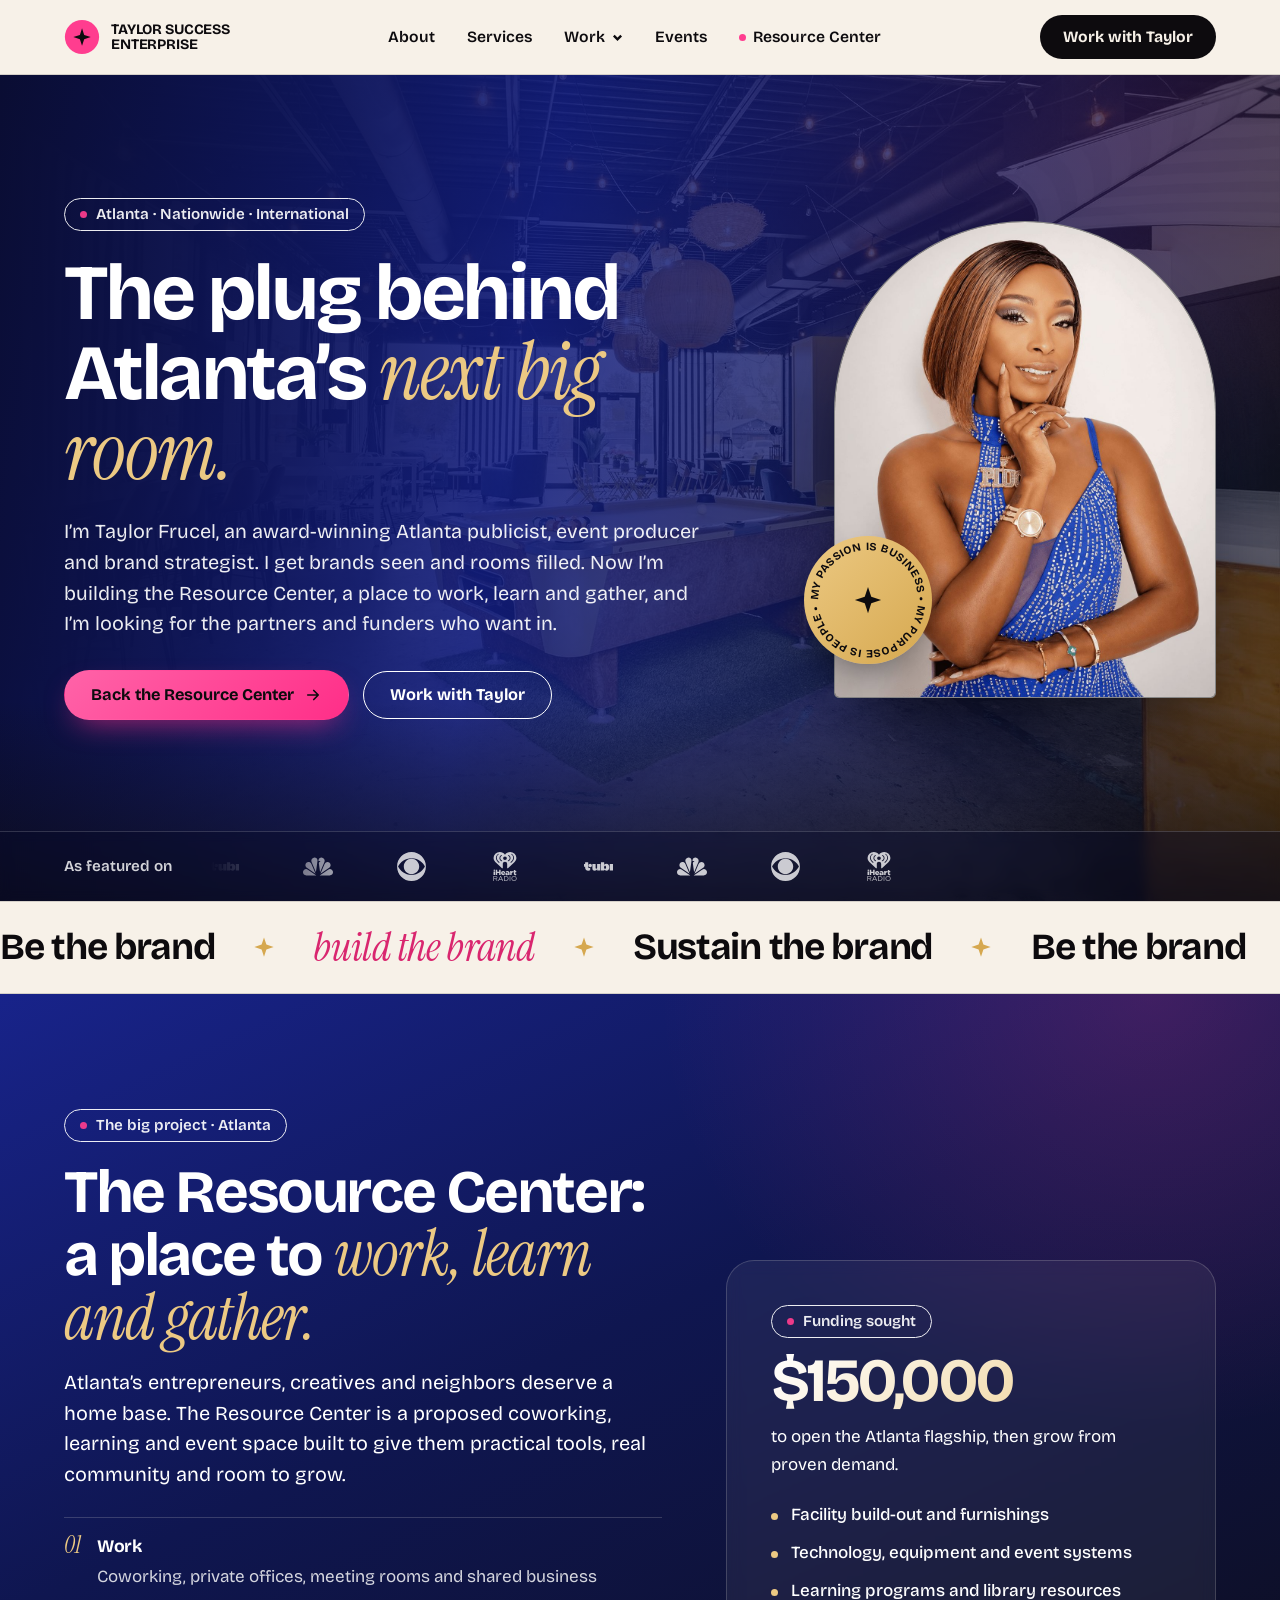
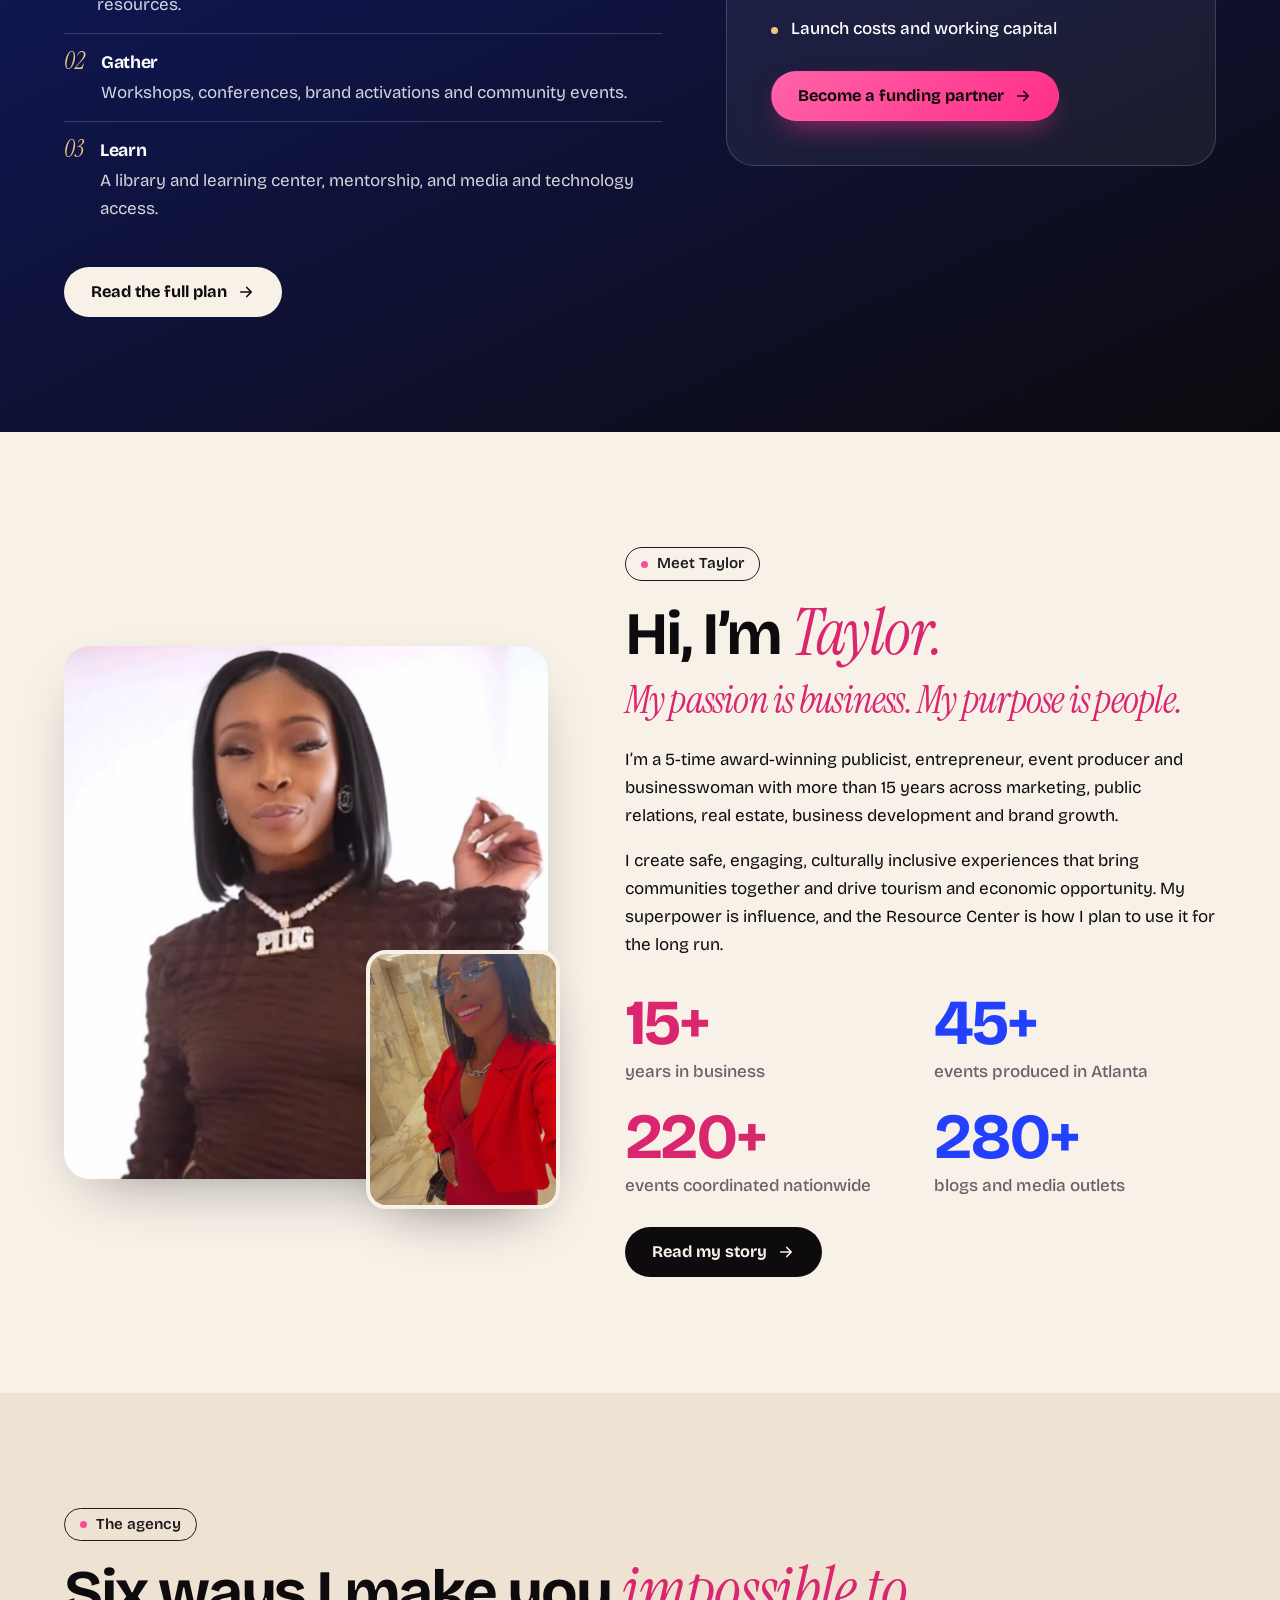
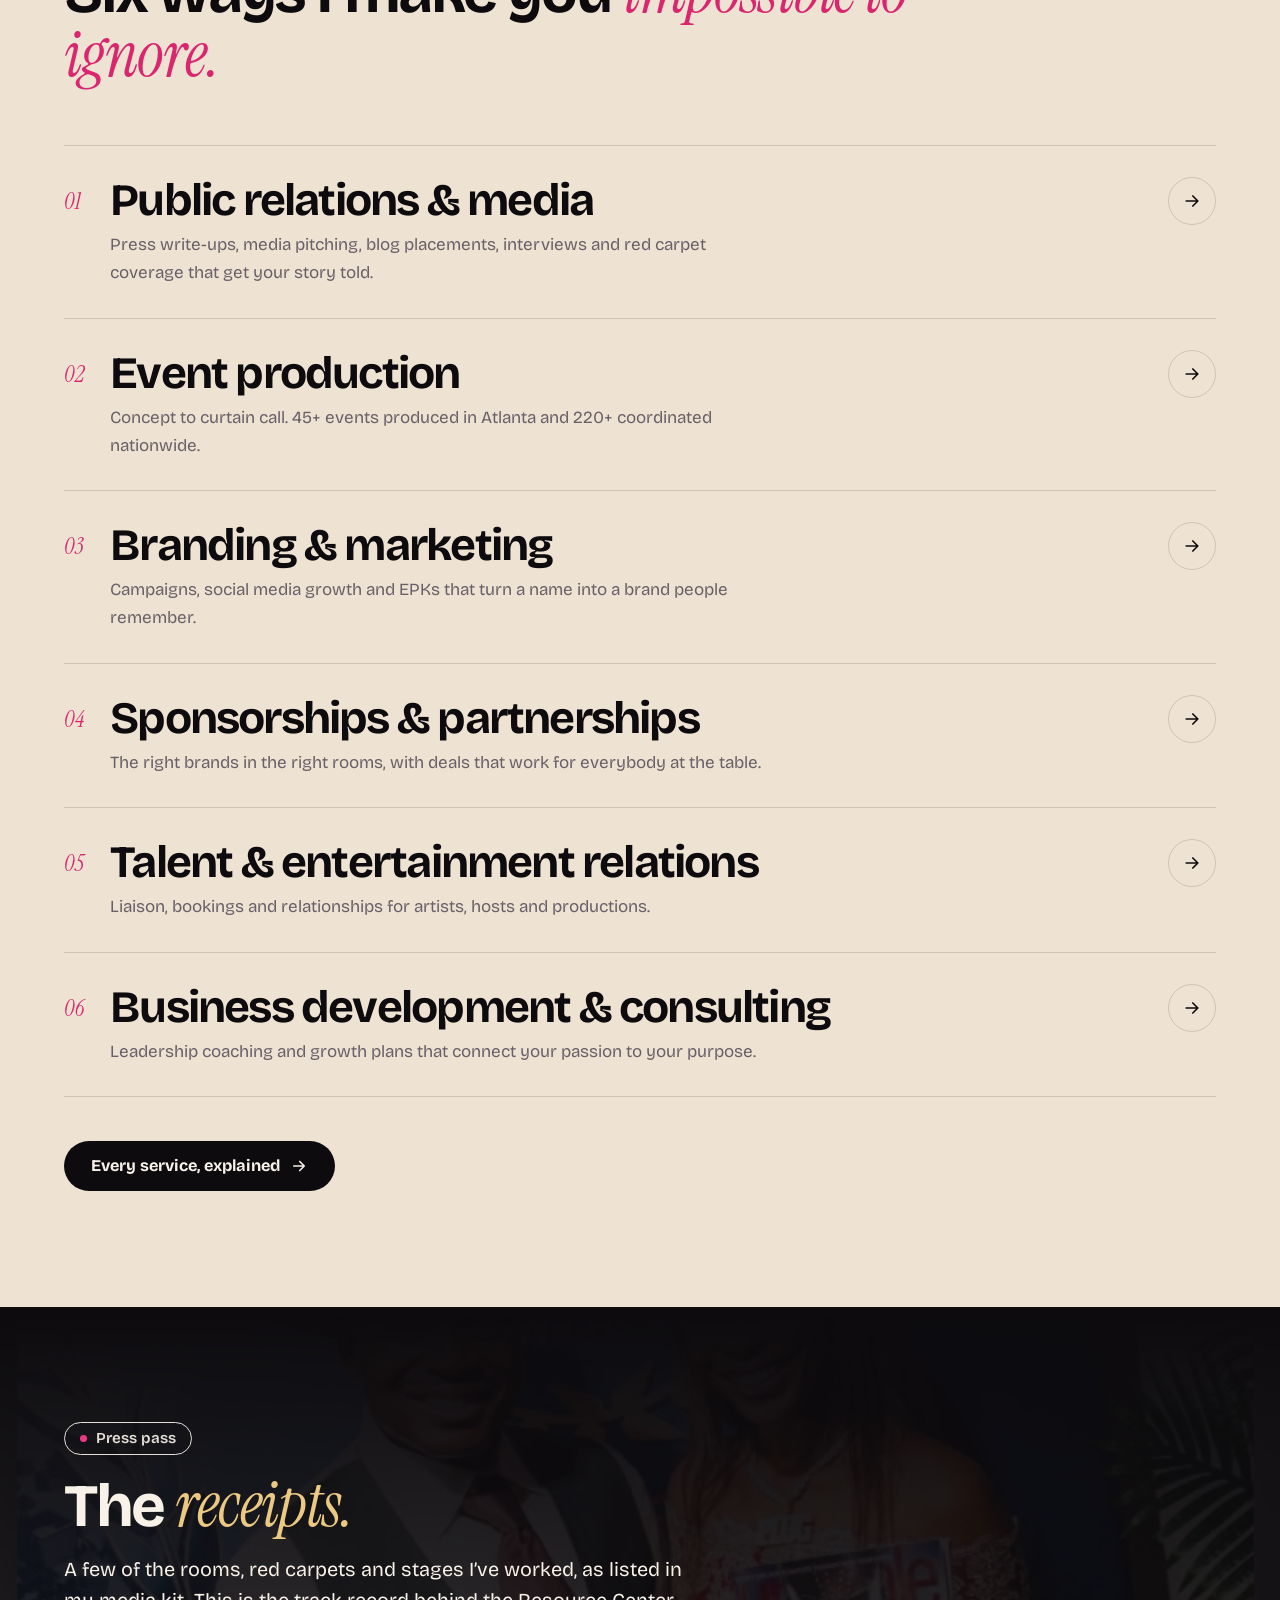
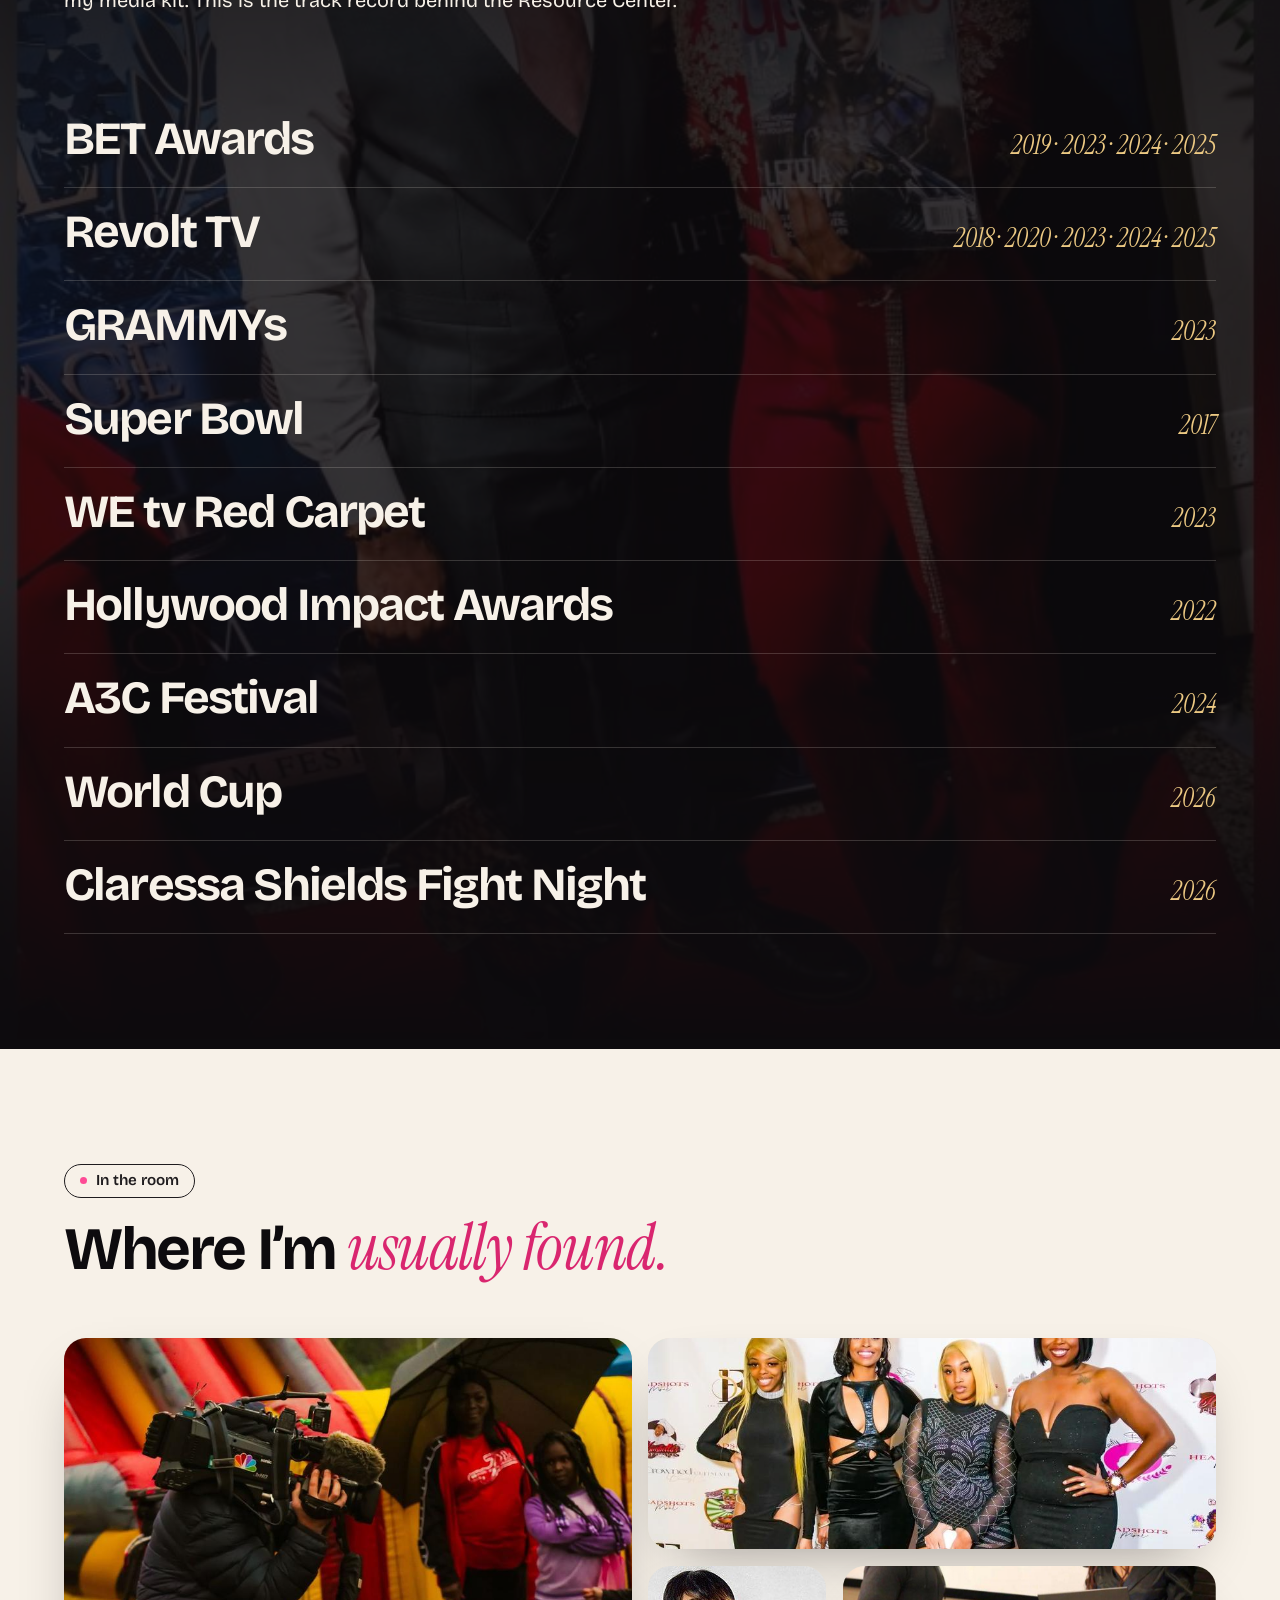
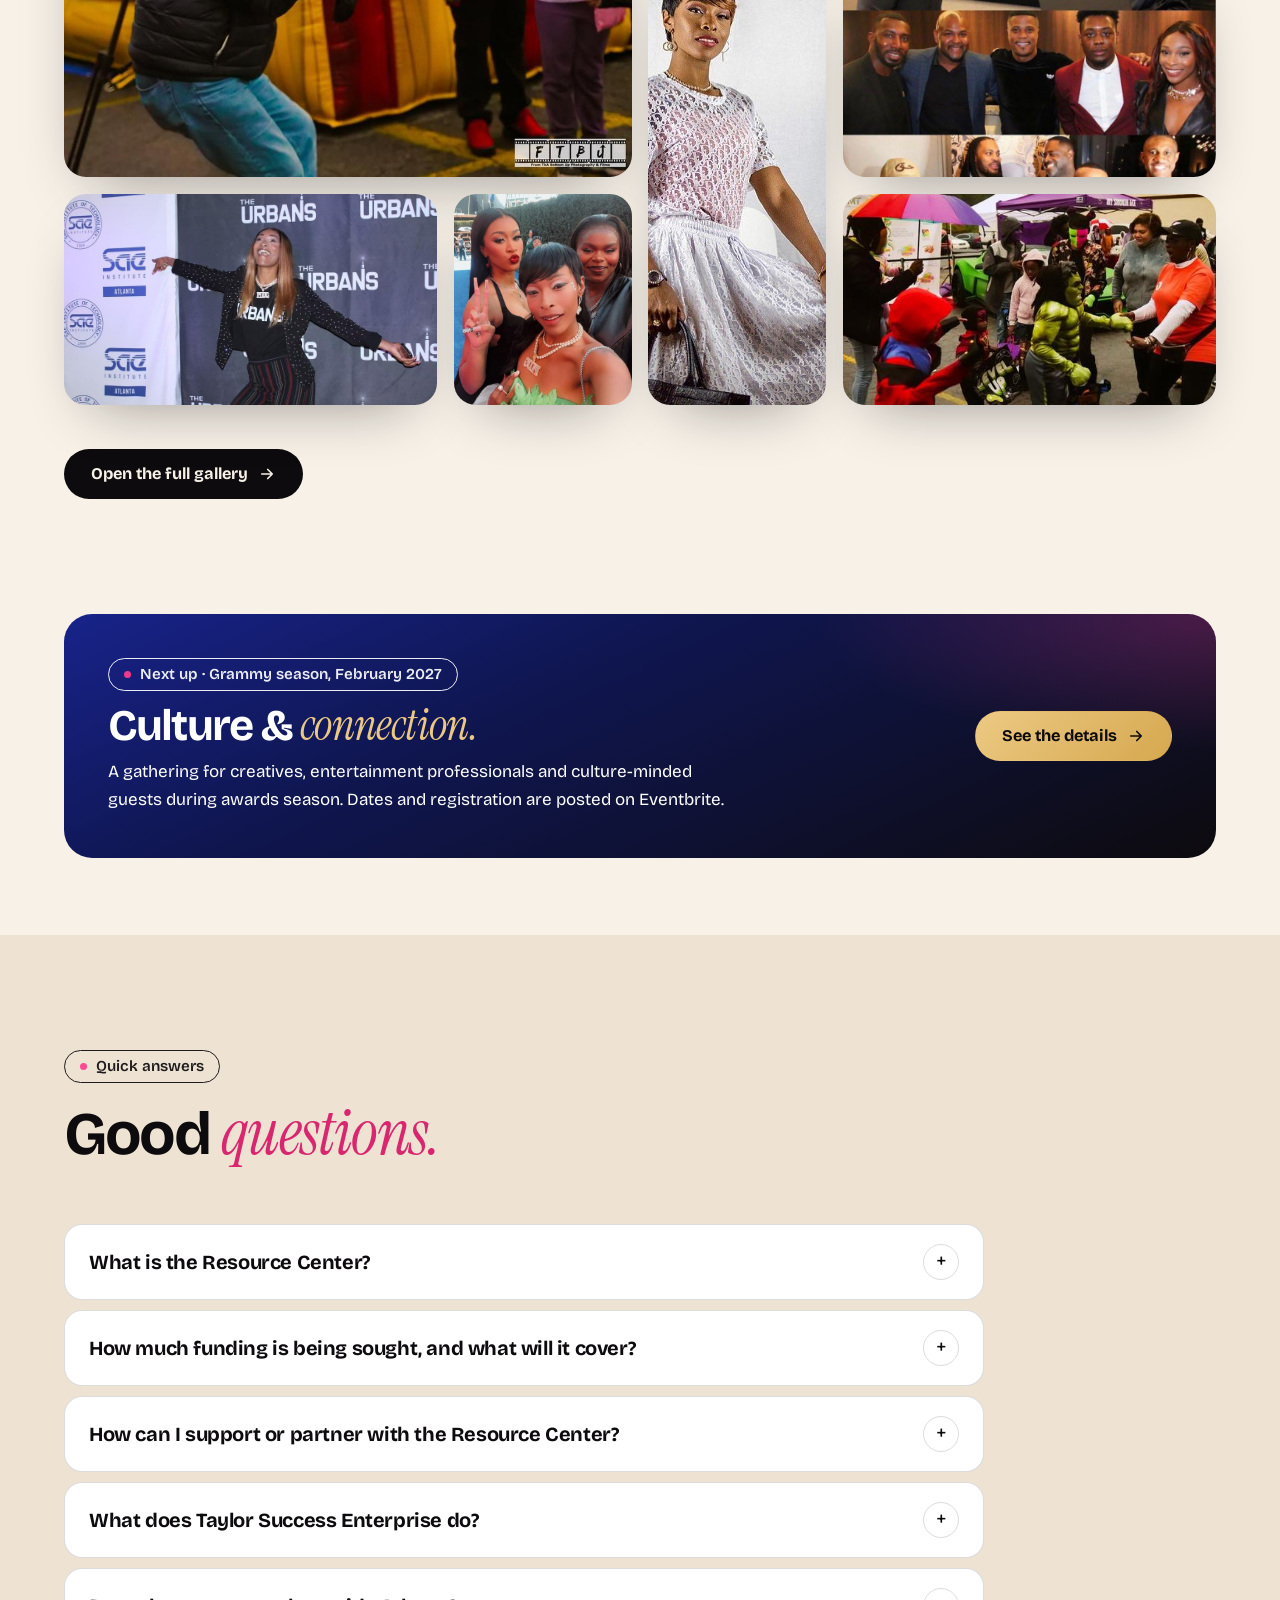
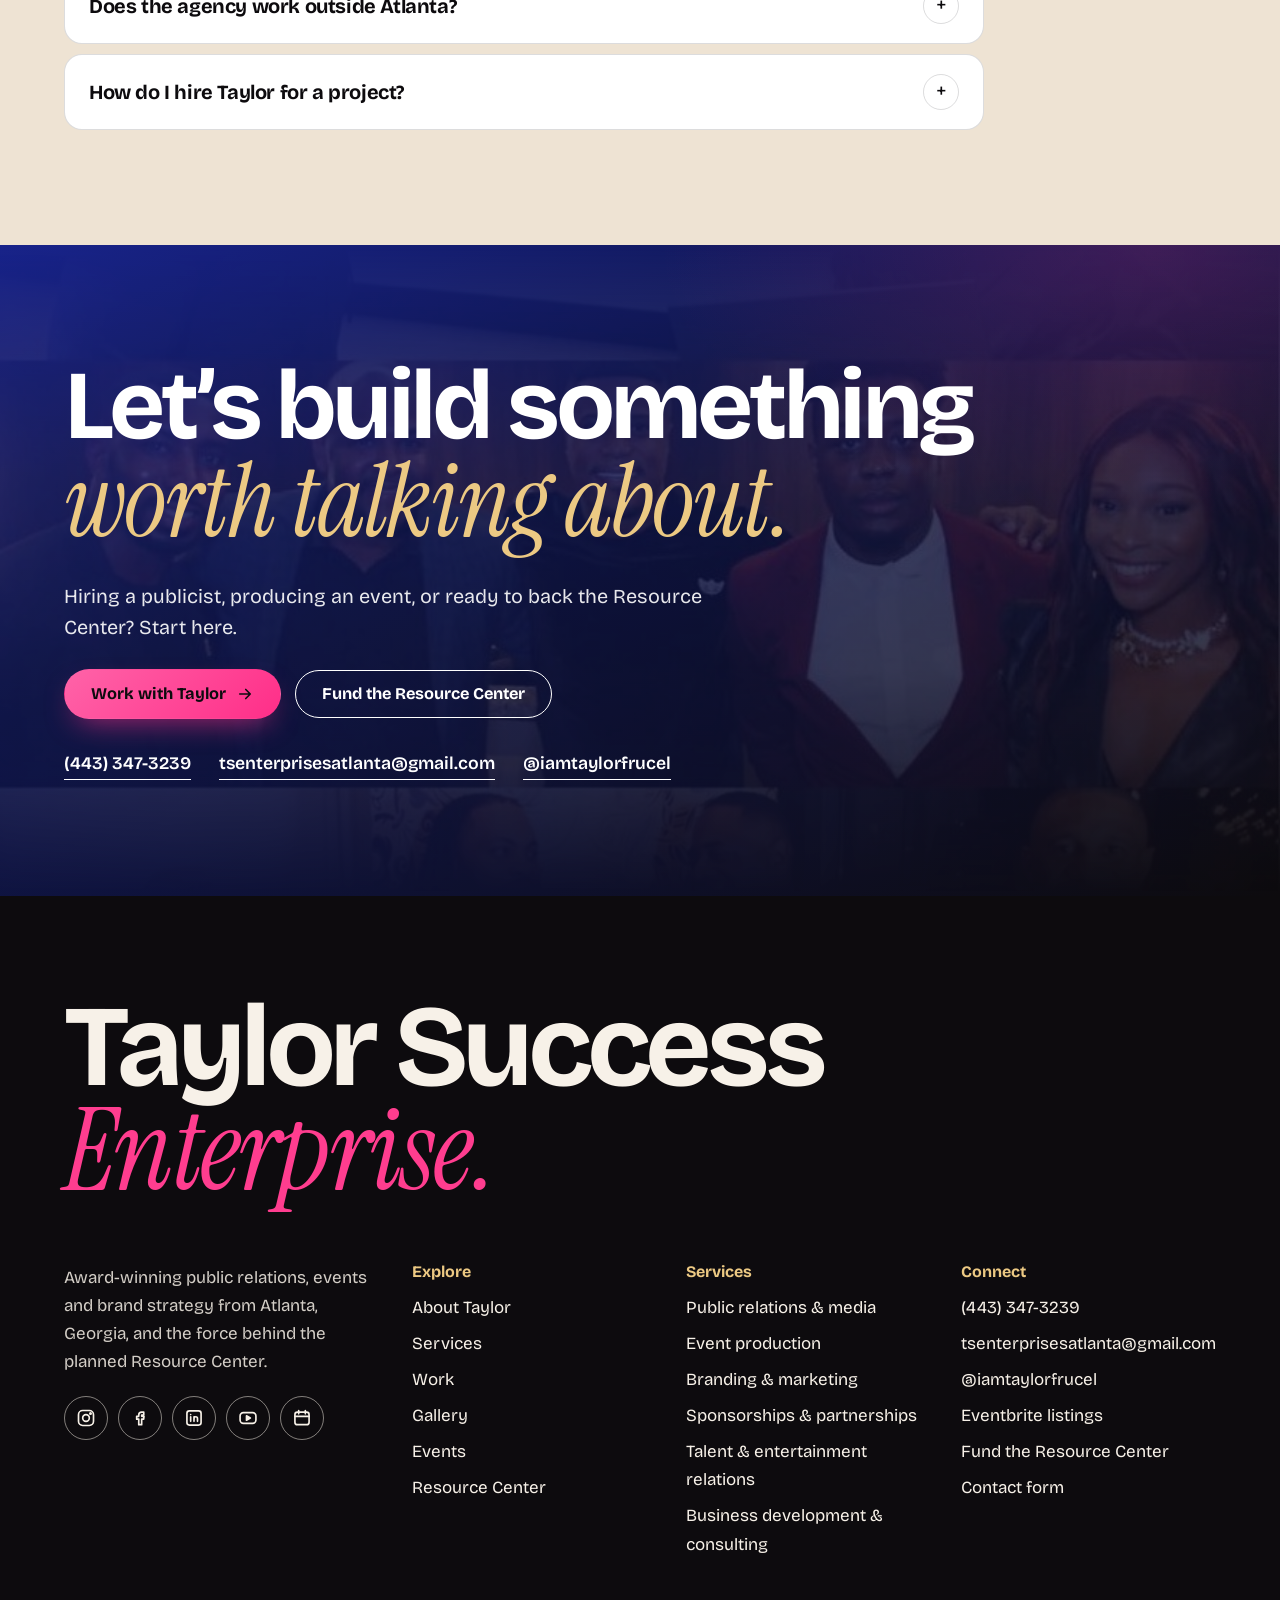
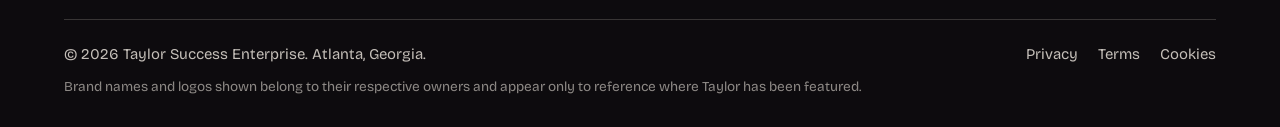
<file: index.html>
<!doctype html>
<html lang="en"><head><meta charset="utf-8"><meta name="viewport" content="width=device-width,initial-scale=1,viewport-fit=cover">
<title>Taylor Frucel | Atlanta Publicist, Events &amp; Resource Center</title><meta name="description" content="Award-winning Atlanta publicist Taylor Frucel is building the Resource Center, a place to work, learn and gather. Funding partners welcome."><meta name="robots" content="index,follow,max-image-preview:large,max-snippet:-1"><meta name="theme-color" content="#2340ff">
<link rel="canonical" href="https://taylorssuccessenterprise.com/"><link rel="icon" href="assets/favicon.svg" type="image/svg+xml">
<meta property="og:type" content="website"><meta property="og:site_name" content="Taylor Success Enterprise"><meta property="og:locale" content="en_US"><meta property="og:title" content="Taylor Frucel | Atlanta Publicist, Events &amp; Resource Center"><meta property="og:description" content="Award-winning Atlanta publicist Taylor Frucel is building the Resource Center, a place to work, learn and gather. Funding partners welcome."><meta property="og:url" content="https://taylorssuccessenterprise.com/"><meta property="og:image" content="https://taylorssuccessenterprise.com/assets/og-image.jpg"><meta property="og:image:width" content="1200"><meta property="og:image:height" content="630"><meta property="og:image:alt" content="Taylor Frucel, Atlanta publicist and event producer">
<meta name="twitter:card" content="summary_large_image"><meta name="twitter:title" content="Taylor Frucel | Atlanta Publicist, Events &amp; Resource Center"><meta name="twitter:description" content="Award-winning Atlanta publicist Taylor Frucel is building the Resource Center, a place to work, learn and gather. Funding partners welcome."><meta name="twitter:image" content="https://taylorssuccessenterprise.com/assets/og-image.jpg">
<link rel="preload" href="assets/fonts/bricolage-grotesque-latin-wght-normal.woff2" as="font" type="font/woff2" crossorigin>
<link rel="stylesheet" href="assets/styles.css">
<script type="application/ld+json">{"@context":"https://schema.org","@graph":[{"@type":["ProfessionalService","Organization"],"@id":"https://taylorssuccessenterprise.com/#org","name":"Taylor Success Enterprise","alternateName":["Taylor Success Enterprise Atlanta","TSE"],"url":"https://taylorssuccessenterprise.com/","description":"Taylor Success Enterprise is a full-service media, branding and public relations agency headquartered in Atlanta, Georgia, specializing in publicity, media relations, red carpet coverage, event production, sponsorships and marketing for corporate, consumer and entertainment clients. Founder Taylor Frucel is also leading the planned Resource Center, a community coworking, learning and event space in Atlanta.","logo":"https://taylorssuccessenterprise.com/assets/og-image.jpg","image":"https://taylorssuccessenterprise.com/assets/og-image.jpg","telephone":"+1-443-347-3239","email":"tsenterprisesatlanta@gmail.com","address":{"@type":"PostalAddress","addressLocality":"Atlanta","addressRegion":"GA","addressCountry":"US"},"areaServed":[{"@type":"City","name":"Atlanta"},{"@type":"Country","name":"United States"},"International"],"founder":{"@id":"https://taylorssuccessenterprise.com/#taylor"},"sameAs":["https://www.instagram.com/iamtaylorfrucel/","https://www.facebook.com/TaylorFrucelWithDaTea/","https://www.linkedin.com/in/taylor-stubbs-362bb41ab/","https://youtube.com/@taylorstubbs-x5h","https://www.eventbrite.com/o/taylor-frucel-iamtaylorfrucel-40862467933"],"knowsAbout":["Public relations","Publicity","Community resource centers","Coworking and event space development","Media relations","Red carpet coverage","Event production","Brand strategy","Social media marketing","Sponsorships and partnerships","Talent relations"],"hasOfferCatalog":{"@type":"OfferCatalog","name":"Services","itemListElement":[{"@type":"Offer","itemOffered":{"@type":"Service","name":"Public relations & media","description":"Press write-ups, media pitching, blog placements, interviews and red carpet coverage that get your story told."}},{"@type":"Offer","itemOffered":{"@type":"Service","name":"Event production","description":"Concept to curtain call. 45+ events produced in Atlanta and 220+ coordinated nationwide."}},{"@type":"Offer","itemOffered":{"@type":"Service","name":"Branding & marketing","description":"Campaigns, social media growth and EPKs that turn a name into a brand people remember."}},{"@type":"Offer","itemOffered":{"@type":"Service","name":"Sponsorships & partnerships","description":"The right brands in the right rooms, with deals that work for everybody at the table."}},{"@type":"Offer","itemOffered":{"@type":"Service","name":"Talent & entertainment relations","description":"Liaison, bookings and relationships for artists, hosts and productions."}},{"@type":"Offer","itemOffered":{"@type":"Service","name":"Business development & consulting","description":"Leadership coaching and growth plans that connect your passion to your purpose."}}]}},{"@type":"Person","@id":"https://taylorssuccessenterprise.com/#taylor","name":"Taylor Frucel","alternateName":["Taylor Stubbs Frucel","Taylor Stubbs"],"jobTitle":"Publicist, Event Producer and Brand Strategist","url":"https://taylorssuccessenterprise.com/about.html","image":"https://taylorssuccessenterprise.com/uploads/taylor/taylor-portrait-blue.jpg","description":"Award-winning Atlanta publicist, entrepreneur, event producer, brand strategist and talent liaison with more than 15 years of experience in marketing, public relations, real estate, business development and brand growth.","worksFor":{"@id":"https://taylorssuccessenterprise.com/#org"},"homeLocation":{"@type":"City","name":"Atlanta, Georgia"},"sameAs":["https://www.instagram.com/iamtaylorfrucel/","https://www.facebook.com/TaylorFrucelWithDaTea/","https://www.linkedin.com/in/taylor-stubbs-362bb41ab/","https://youtube.com/@taylorstubbs-x5h","https://www.eventbrite.com/o/taylor-frucel-iamtaylorfrucel-40862467933"],"knowsAbout":["Public relations","Publicity","Community resource centers","Coworking and event space development","Media relations","Red carpet coverage","Event production","Brand strategy","Social media marketing","Sponsorships and partnerships","Talent relations"],"award":"Award-winning publicist"},{"@type":"WebSite","@id":"https://taylorssuccessenterprise.com/#website","url":"https://taylorssuccessenterprise.com/","name":"Taylor Success Enterprise","publisher":{"@id":"https://taylorssuccessenterprise.com/#org"},"inLanguage":"en-US"},{"@type":"WebPage","@id":"https://taylorssuccessenterprise.com/#webpage","url":"https://taylorssuccessenterprise.com/","name":"Taylor Success Enterprise","isPartOf":{"@id":"https://taylorssuccessenterprise.com/#website"},"about":[{"@id":"https://taylorssuccessenterprise.com/#taylor"},{"@id":"https://taylorssuccessenterprise.com/#org"}]},{"@type":"FAQPage","mainEntity":[{"@type":"Question","name":"What is the Resource Center?","acceptedAnswer":{"@type":"Answer","text":"The Resource Center is a proposed community resource and event center in Atlanta, Georgia, led by Taylor Frucel. It brings coworking and business services, event space, professional development, a library and learning center, and media and technology access under one roof."}},{"@type":"Question","name":"How much funding is being sought, and what will it cover?","acceptedAnswer":{"@type":"Answer","text":"The goal is $150,000 to establish the Atlanta flagship. It covers the facility build-out and furnishings, technology and equipment, learning programs and library resources, and launch costs with working capital."}},{"@type":"Question","name":"How can I support or partner with the Resource Center?","acceptedAnswer":{"@type":"Answer","text":"Funders, sponsors, community organizations and future members can get in touch through the contact form, by phone at (443) 347-3239, or by email at tsenterprisesatlanta@gmail.com. Choose \"Resource Center Funding & Partnerships\" so the message reaches Taylor directly."}},{"@type":"Question","name":"What does Taylor Success Enterprise do?","acceptedAnswer":{"@type":"Answer","text":"The agency provides public relations and media placement, red carpet coverage, event production, branding and marketing campaigns, sponsorships and partnerships, talent and entertainment relations, and business development consulting."}},{"@type":"Question","name":"Does the agency work outside Atlanta?","acceptedAnswer":{"@type":"Answer","text":"Yes. Taylor Success Enterprise is headquartered in Atlanta and works with clients across the United States and internationally."}},{"@type":"Question","name":"How do I hire Taylor for a project?","acceptedAnswer":{"@type":"Answer","text":"Use the contact form, call (443) 347-3239 or email tsenterprisesatlanta@gmail.com. Share your goal, timeline and a budget range if you know it, and Taylor will follow up."}}]}]}</script></head>
<body>
<a class="skip-link" href="#main">Skip to content</a><header class="site-header"><div class="wrap nav"><a class="brand" href="index.html" aria-label="Taylor Success Enterprise, home"><svg viewBox="0 0 40 40" aria-hidden="true"><circle cx="20" cy="20" r="19" fill="#ff3d8f"/><g transform="translate(9 9) scale(.92)"><path d="M12 1.5l2.6 7.9 7.9 2.6-7.9 2.6L12 22.5l-2.6-7.9L1.5 12l7.9-2.6z" fill="#0d0b0e"/></g></svg><span>Taylor Success<br>Enterprise</span></a><ul class="nav-list"><li><a class="nav-link" href="about.html">About</a></li><li><a class="nav-link" href="services.html">Services</a></li><li class="has-sub"><button class="nav-btn" type="button" aria-expanded="false" aria-controls="sub-work">Work<svg viewBox="0 0 12 12" aria-hidden="true"><path d="M2 4l4 4 4-4" fill="none"/></svg></button><div class="sub" id="sub-work"><a href="work.html"><strong>Highlights</strong><span>Six worlds, one reel</span></a><a href="gallery.html"><strong>Full gallery</strong><span>Every photo and video</span></a></div></li><li><a class="nav-link" href="events.html">Events</a></li><li><a class="nav-link is-accent" href="resource-center.html">Resource Center</a></li></ul><a class="btn btn--ink nav-cta" href="contact.html">Work with Taylor</a><button class="menu-toggle" type="button" aria-expanded="false" aria-controls="menu" aria-label="Open menu"><svg class="b" viewBox="0 0 24 24" aria-hidden="true"><path d="M4 8h16M4 16h16"/></svg><svg class="x" viewBox="0 0 24 24" aria-hidden="true"><path d="M6 6l12 12M18 6L6 18"/></svg></button></div><nav class="menu" id="menu" aria-label="Mobile"><div class="menu-group"><a class="menu-top" href="about.html">About</a></div><div class="menu-group"><a class="menu-top" href="services.html">Services</a></div><div class="menu-group"><span class="menu-top">Work</span><div class="menu-kids"><a href="work.html">Highlights</a><a href="gallery.html">Full gallery</a></div></div><div class="menu-group"><a class="menu-top" href="events.html">Events</a></div><div class="menu-group"><a class="menu-top is-accent" href="resource-center.html">Resource Center</a></div><a class="btn btn--gold" href="contact.html">Work with Taylor<svg viewBox="0 0 24 24" aria-hidden="true"><path d="M5 12h14M13 6l6 6-6 6"/></svg></a><div class="menu-meta"><a href="tel:+14433473239">(443) 347-3239</a><a href="mailto:tsenterprisesatlanta@gmail.com">tsenterprisesatlanta@gmail.com</a></div></nav></header><main id="main"><section class="hero" data-trail="uploads/taylor/thumbs/taylor-red-blazer-1.jpg,uploads/taylor/thumbs/red-carpet-duo.jpg,uploads/taylor/thumbs/taylor-with-guest.jpg,uploads/taylor/thumbs/event-selfie-urbans.jpg,uploads/taylor/thumbs/taylor-blue-dress-full.jpg,uploads/taylor/thumbs/taylor-white-lace.jpg,uploads/taylor/thumbs/red-carpet-guests.jpg,uploads/taylor/thumbs/backstage-flowers.jpg,uploads/taylor/thumbs/taylor-portrait-plug-chain.jpg,uploads/taylor/thumbs/taylor-red-blazer-2.jpg"><div class="hero-bg" aria-hidden="true"><img data-cms-image="home_hero_bg" src="uploads/taylor/resource-center-hero.jpg" alt="" width="2000" height="1333" fetchpriority="high"></div>
<div class="hero-main"><div class="wrap hero-grid"><div class="hero-copy">
<div class="hero-chips"><span class="chip"><i></i>Atlanta &middot; Nationwide &middot; International</span></div>
<h1>The plug behind Atlanta&rsquo;s <em>next big room.</em></h1>
<p class="lead">I&rsquo;m Taylor Frucel, an award-winning Atlanta publicist, event producer and brand strategist. I get brands seen and rooms filled. Now I&rsquo;m building the Resource Center, a place to work, learn and gather, and I&rsquo;m looking for the partners and funders who want in.</p>
<div class="btn-row"><a class="btn " href="resource-center.html">Back the Resource Center<svg viewBox="0 0 24 24" aria-hidden="true"><path d="M5 12h14M13 6l6 6-6 6"/></svg></a><a class="btn btn--ghost" href="contact.html">Work with Taylor</a></div></div>
<div class="hero-photo"><div class="frame"><img data-cms-image="home_hero" src="uploads/taylor/taylor-portrait-blue.jpg" alt="Taylor Frucel, Atlanta publicist and event producer, in a cobalt blue crystal gown wearing her PLUG chain" width="1254" height="1254" fetchpriority="high"></div>
<div class="badge" aria-hidden="true"><svg viewBox="0 0 120 120"><defs><path id="circ" d="M60,60 m-47,0 a47,47 0 1,1 94,0 a47,47 0 1,1 -94,0"/></defs><text><textPath href="#circ" textLength="290" lengthAdjust="spacing">MY PASSION IS BUSINESS &#8226; MY PURPOSE IS PEOPLE &#8226;</textPath></text></svg><span class="core"><svg viewBox="0 0 24 24" aria-hidden="true"><path d="M12 1.5l2.6 7.9 7.9 2.6-7.9 2.6L12 22.5l-2.6-7.9L1.5 12l7.9-2.6z" fill="currentColor"/></svg></span></div></div>
</div></div><div class="hero-logos"><div class="wrap logos-row"><span class="lab">As featured on</span><div class="logos-view"><div class="logos-track"><div class="logos-group"><img src="https://commons.wikimedia.org/wiki/Special:FilePath/BET-2021Logo.svg" alt="BET logo" height="30" decoding="async" onerror="this.remove()" loading="lazy"><img src="https://commons.wikimedia.org/wiki/Special:FilePath/MTV_2021_(brand_version).svg" alt="MTV logo" height="30" decoding="async" onerror="this.remove()" loading="lazy"><img src="assets/logos/tubi.svg" alt="Tubi logo" height="30" decoding="async" onerror="this.remove()"><img src="assets/logos/nbc.svg" alt="NBC logo" height="30" decoding="async" onerror="this.remove()"><img src="assets/logos/cbs.svg" alt="CBS logo" height="30" decoding="async" onerror="this.remove()"><img src="assets/logos/iheartradio.svg" alt="iHeartRadio logo" height="30" decoding="async" onerror="this.remove()"></div><div class="logos-group" aria-hidden="true"><img src="https://commons.wikimedia.org/wiki/Special:FilePath/BET-2021Logo.svg" alt="" height="30" decoding="async" onerror="this.remove()" loading="lazy"><img src="https://commons.wikimedia.org/wiki/Special:FilePath/MTV_2021_(brand_version).svg" alt="" height="30" decoding="async" onerror="this.remove()" loading="lazy"><img src="assets/logos/tubi.svg" alt="" height="30" decoding="async" onerror="this.remove()"><img src="assets/logos/nbc.svg" alt="" height="30" decoding="async" onerror="this.remove()"><img src="assets/logos/cbs.svg" alt="" height="30" decoding="async" onerror="this.remove()"><img src="assets/logos/iheartradio.svg" alt="" height="30" decoding="async" onerror="this.remove()"></div></div></div></div></div></section><div class="marquee " aria-hidden="true"><div class="marquee-track"><div class="marquee-group"><span>Be the brand</span><svg viewBox="0 0 24 24" aria-hidden="true"><path d="M12 1.5l2.6 7.9 7.9 2.6-7.9 2.6L12 22.5l-2.6-7.9L1.5 12l7.9-2.6z" fill="currentColor"/></svg><em>build the brand</em><svg viewBox="0 0 24 24" aria-hidden="true"><path d="M12 1.5l2.6 7.9 7.9 2.6-7.9 2.6L12 22.5l-2.6-7.9L1.5 12l7.9-2.6z" fill="currentColor"/></svg><span>Sustain the brand</span><svg viewBox="0 0 24 24" aria-hidden="true"><path d="M12 1.5l2.6 7.9 7.9 2.6-7.9 2.6L12 22.5l-2.6-7.9L1.5 12l7.9-2.6z" fill="currentColor"/></svg><span>Be the brand</span><svg viewBox="0 0 24 24" aria-hidden="true"><path d="M12 1.5l2.6 7.9 7.9 2.6-7.9 2.6L12 22.5l-2.6-7.9L1.5 12l7.9-2.6z" fill="currentColor"/></svg><em>build the brand</em><svg viewBox="0 0 24 24" aria-hidden="true"><path d="M12 1.5l2.6 7.9 7.9 2.6-7.9 2.6L12 22.5l-2.6-7.9L1.5 12l7.9-2.6z" fill="currentColor"/></svg><span>Sustain the brand</span><svg viewBox="0 0 24 24" aria-hidden="true"><path d="M12 1.5l2.6 7.9 7.9 2.6-7.9 2.6L12 22.5l-2.6-7.9L1.5 12l7.9-2.6z" fill="currentColor"/></svg></div><div class="marquee-group"><span>Be the brand</span><svg viewBox="0 0 24 24" aria-hidden="true"><path d="M12 1.5l2.6 7.9 7.9 2.6-7.9 2.6L12 22.5l-2.6-7.9L1.5 12l7.9-2.6z" fill="currentColor"/></svg><em>build the brand</em><svg viewBox="0 0 24 24" aria-hidden="true"><path d="M12 1.5l2.6 7.9 7.9 2.6-7.9 2.6L12 22.5l-2.6-7.9L1.5 12l7.9-2.6z" fill="currentColor"/></svg><span>Sustain the brand</span><svg viewBox="0 0 24 24" aria-hidden="true"><path d="M12 1.5l2.6 7.9 7.9 2.6-7.9 2.6L12 22.5l-2.6-7.9L1.5 12l7.9-2.6z" fill="currentColor"/></svg><span>Be the brand</span><svg viewBox="0 0 24 24" aria-hidden="true"><path d="M12 1.5l2.6 7.9 7.9 2.6-7.9 2.6L12 22.5l-2.6-7.9L1.5 12l7.9-2.6z" fill="currentColor"/></svg><em>build the brand</em><svg viewBox="0 0 24 24" aria-hidden="true"><path d="M12 1.5l2.6 7.9 7.9 2.6-7.9 2.6L12 22.5l-2.6-7.9L1.5 12l7.9-2.6z" fill="currentColor"/></svg><span>Sustain the brand</span><svg viewBox="0 0 24 24" aria-hidden="true"><path d="M12 1.5l2.6 7.9 7.9 2.6-7.9 2.6L12 22.5l-2.6-7.9L1.5 12l7.9-2.6z" fill="currentColor"/></svg></div></div></div><section class="band band--night" id="resource-center"><div class="wrap rc"><div>
<span class="chip"><i></i>The big project &middot; Atlanta</span>
<h2 class="d2">The Resource Center: a place to <em>work, learn and gather.</em></h2>
<p class="lead">Atlanta&rsquo;s entrepreneurs, creatives and neighbors deserve a home base. The Resource Center is a proposed coworking, learning and event space built to give them practical tools, real community and room to grow.</p>
<div class="rc-pillars"><div><b>01</b><strong>Work</strong><span>Coworking, private offices, meeting rooms and shared business resources.</span></div>
<div><b>02</b><strong>Gather</strong><span>Workshops, conferences, brand activations and community events.</span></div>
<div><b>03</b><strong>Learn</strong><span>A library and learning center, mentorship, and media and technology access.</span></div></div>
<div class="btn-row"><a class="btn btn--paper" href="resource-center.html">Read the full plan<svg viewBox="0 0 24 24" aria-hidden="true"><path d="M5 12h14M13 6l6 6-6 6"/></svg></a></div></div>
<aside class="ask"><span class="chip"><i></i>Funding sought</span><p class="big-num">$150,000</p>
<p>to open the Atlanta flagship, then grow from proven demand.</p>
<ul><li>Facility build-out and furnishings</li><li>Technology, equipment and event systems</li><li>Learning programs and library resources</li><li>Launch costs and working capital</li></ul>
<a class="btn " href="contact.html?service=Resource%20Center%20Funding%20%26%20Partnerships">Become a funding partner<svg viewBox="0 0 24 24" aria-hidden="true"><path d="M5 12h14M13 6l6 6-6 6"/></svg></a></aside></div></section><section class="band" id="meet"><div class="wrap meet">
<div class="meet-photos"><div class="main"><img data-cms-image="home_meet" src="uploads/taylor/taylor-portrait-plug-chain.jpg" alt="Taylor Frucel smiling in a brown textured top and PLUG chain" width="1080" height="1080" loading="lazy" decoding="async"></div><div class="sticker"><img data-cms-image="home_meet_alt" src="uploads/taylor/m/taylor-red-blazer-1.jpg" alt="Taylor Frucel in a red blazer" width="506" height="900" loading="lazy" decoding="async"></div></div>
<div><span class="chip"><i></i>Meet Taylor</span>
<h2 class="d2">Hi, I&rsquo;m <em>Taylor.</em></h2>
<p class="pull">My passion is business. My purpose is people.</p>
<p>I&rsquo;m a 5-time award-winning publicist, entrepreneur, event producer and businesswoman with more than 15 years across marketing, public relations, real estate, business development and brand growth.</p>
<p>I create safe, engaging, culturally inclusive experiences that bring communities together and drive tourism and economic opportunity. My superpower is influence, and the Resource Center is how I plan to use it for the long run.</p>
<div class="stats"><div class="stat"><strong data-count="15" data-suffix="+">15+</strong><span>years in business</span></div><div class="stat"><strong data-count="45" data-suffix="+">45+</strong><span>events produced in Atlanta</span></div><div class="stat"><strong data-count="220" data-suffix="+">220+</strong><span>events coordinated nationwide</span></div><div class="stat"><strong data-count="280" data-suffix="+">280+</strong><span>blogs and media outlets</span></div></div>
<div class="btn-row"><a class="btn btn--ink" href="about.html">Read my story<svg viewBox="0 0 24 24" aria-hidden="true"><path d="M5 12h14M13 6l6 6-6 6"/></svg></a></div></div></div></section><section class="band band--sand" id="services"><div class="wrap">
<div class="sec-head"><span class="chip"><i></i>The agency</span><h2 class="d2">Six ways I make you <em>impossible to ignore.</em></h2></div>
<ul class="rows"><li><a class="row" href="services.html#public-relations" data-peek="uploads/taylor/m/red-carpet-guests.jpg" data-cursor="Explore"><span class="n">01</span><h3>Public relations &amp; media</h3><span class="go"><svg viewBox="0 0 24 24" aria-hidden="true"><path d="M5 12h14M13 6l6 6-6 6"/></svg></span><p>Press write-ups, media pitching, blog placements, interviews and red carpet coverage that get your story told.</p></a></li><li><a class="row" href="services.html#event-production" data-peek="uploads/taylor/m/camera-crew-activation.jpg" data-cursor="Explore"><span class="n">02</span><h3>Event production</h3><span class="go"><svg viewBox="0 0 24 24" aria-hidden="true"><path d="M5 12h14M13 6l6 6-6 6"/></svg></span><p>Concept to curtain call. 45+ events produced in Atlanta and 220+ coordinated nationwide.</p></a></li><li><a class="row" href="services.html#branding-marketing" data-peek="uploads/taylor/m/taylor-white-lace.jpg" data-cursor="Explore"><span class="n">03</span><h3>Branding &amp; marketing</h3><span class="go"><svg viewBox="0 0 24 24" aria-hidden="true"><path d="M5 12h14M13 6l6 6-6 6"/></svg></span><p>Campaigns, social media growth and EPKs that turn a name into a brand people remember.</p></a></li><li><a class="row" href="services.html#sponsorships-partnerships" data-peek="uploads/taylor/m/networking-group.jpg" data-cursor="Explore"><span class="n">04</span><h3>Sponsorships &amp; partnerships</h3><span class="go"><svg viewBox="0 0 24 24" aria-hidden="true"><path d="M5 12h14M13 6l6 6-6 6"/></svg></span><p>The right brands in the right rooms, with deals that work for everybody at the table.</p></a></li><li><a class="row" href="services.html#talent-entertainment" data-peek="uploads/taylor/m/backstage-flowers.jpg" data-cursor="Explore"><span class="n">05</span><h3>Talent &amp; entertainment relations</h3><span class="go"><svg viewBox="0 0 24 24" aria-hidden="true"><path d="M5 12h14M13 6l6 6-6 6"/></svg></span><p>Liaison, bookings and relationships for artists, hosts and productions.</p></a></li><li><a class="row" href="services.html#business-development" data-peek="uploads/taylor/m/taylor-portrait-plug-chain.jpg" data-cursor="Explore"><span class="n">06</span><h3>Business development &amp; consulting</h3><span class="go"><svg viewBox="0 0 24 24" aria-hidden="true"><path d="M5 12h14M13 6l6 6-6 6"/></svg></span><p>Leadership coaching and growth plans that connect your passion to your purpose.</p></a></li></ul><div class="btn-row" style="margin-top:44px"><a class="btn btn--ink" href="services.html">Every service, explained<svg viewBox="0 0 24 24" aria-hidden="true"><path d="M5 12h14M13 6l6 6-6 6"/></svg></a></div></div></section><section class="band band--ink" id="receipts"><div class="bgphoto" aria-hidden="true"><img data-cms-image="home_receipts_bg" src="uploads/taylor/red-carpet-guests.jpg" alt="" width="681" height="878" loading="lazy" decoding="async"></div><div class="wrap">
<div class="sec-head"><span class="chip"><i></i>Press pass</span><h2 class="d2">The <em>receipts.</em></h2><p class="lead">A few of the rooms, red carpets and stages I&rsquo;ve worked, as listed in my media kit. This is the track record behind the Resource Center.</p></div>
<ul class="receipts"><li class="receipt"><b>BET Awards</b><i>2019 &middot; 2023 &middot; 2024 &middot; 2025</i></li><li class="receipt"><b>Revolt TV</b><i>2018 &middot; 2020 &middot; 2023 &middot; 2024 &middot; 2025</i></li><li class="receipt"><b>GRAMMYs</b><i>2023</i></li><li class="receipt"><b>Super Bowl</b><i>2017</i></li><li class="receipt"><b>WE tv Red Carpet</b><i>2023</i></li><li class="receipt"><b>Hollywood Impact Awards</b><i>2022</i></li><li class="receipt"><b>A3C Festival</b><i>2024</i></li><li class="receipt"><b>World Cup</b><i>2026</i></li><li class="receipt"><b>Claressa Shields Fight Night</b><i>2026</i></li></ul></div></section><section class="band" id="proof"><div class="wrap">
<div class="sec-head"><span class="chip"><i></i>In the room</span><h2 class="d2">Where I&rsquo;m <em>usually found.</em></h2></div>
<div class="collage"><a class="c1" href="gallery.html" data-cursor="See more"><img data-cms-image="home_collage_1" src="uploads/taylor/m/camera-crew-activation.jpg" alt="Taylor Frucel with a camera crew at an event activation" width="900" height="675" loading="lazy" decoding="async"></a><a class="c2" href="gallery.html" data-cursor="See more"><img data-cms-image="home_collage_2" src="uploads/taylor/m/headshot-mixer-group.jpg" alt="Group photo at a headshot mixer in Atlanta" width="900" height="675" loading="lazy" decoding="async"></a><a class="c3" href="gallery.html" data-cursor="See more"><img data-cms-image="home_collage_3" src="uploads/taylor/m/taylor-white-lace.jpg" alt="Taylor Frucel in a white lace outfit" width="655" height="754" loading="lazy" decoding="async"></a><a class="c4" href="gallery.html" data-cursor="See more"><img data-cms-image="home_collage_4" src="uploads/taylor/m/networking-group.jpg" alt="Taylor Frucel with guests at a networking event" width="888" height="898" loading="lazy" decoding="async"></a><a class="c5" href="gallery.html" data-cursor="See more"><img data-cms-image="home_collage_5" src="uploads/taylor/m/the-urbans-step-and-repeat.jpg" alt="Taylor Frucel in front of The Urbans step and repeat" width="900" height="599" loading="lazy" decoding="async"></a><a class="c6" href="gallery.html" data-cursor="See more"><img data-cms-image="home_collage_6" src="uploads/taylor/m/red-carpet-duo.jpg" alt="Taylor Frucel with a guest on the red carpet" width="506" height="900" loading="lazy" decoding="async"></a><a class="c7" href="gallery.html" data-cursor="See more"><img data-cms-image="home_collage_7" src="uploads/taylor/m/festival-vendors.jpg" alt="Vendors and guests at an Atlanta community festival" width="506" height="900" loading="lazy" decoding="async"></a></div><div class="btn-row" style="margin-top:44px"><a class="btn btn--ink" href="gallery.html">Open the full gallery<svg viewBox="0 0 24 24" aria-hidden="true"><path d="M5 12h14M13 6l6 6-6 6"/></svg></a></div></div></section><section class="band band--tight" style="padding-top:0"><div class="wrap"><div class="nextup"><div><span class="chip"><i></i><span>Next up &middot; Grammy season, February 2027</span></span>
<h2>Culture &amp; <em>connection.</em></h2><p style="max-width:56ch;margin:0">A gathering for creatives, entertainment professionals and culture-minded guests during awards season. Dates and registration are posted on Eventbrite.</p></div>
<div class="btn-row"><a class="btn btn--gold" href="events.html">See the details<svg viewBox="0 0 24 24" aria-hidden="true"><path d="M5 12h14M13 6l6 6-6 6"/></svg></a></div></div></div></section><section class="band band--sand" id="faq"><div class="wrap"><div class="sec-head"><span class="chip"><i></i>Quick answers</span><h2 class="d2">Good <em>questions.</em></h2></div><div class="faq"><details><summary>What is the Resource Center?</summary><p>The Resource Center is a proposed community resource and event center in Atlanta, Georgia, led by Taylor Frucel. It brings coworking and business services, event space, professional development, a library and learning center, and media and technology access under one roof.</p></details><details><summary>How much funding is being sought, and what will it cover?</summary><p>The goal is $150,000 to establish the Atlanta flagship. It covers the facility build-out and furnishings, technology and equipment, learning programs and library resources, and launch costs with working capital.</p></details><details><summary>How can I support or partner with the Resource Center?</summary><p>Funders, sponsors, community organizations and future members can get in touch through the contact form, by phone at (443) 347-3239, or by email at tsenterprisesatlanta@gmail.com. Choose &quot;Resource Center Funding &amp; Partnerships&quot; so the message reaches Taylor directly.</p></details><details><summary>What does Taylor Success Enterprise do?</summary><p>The agency provides public relations and media placement, red carpet coverage, event production, branding and marketing campaigns, sponsorships and partnerships, talent and entertainment relations, and business development consulting.</p></details><details><summary>Does the agency work outside Atlanta?</summary><p>Yes. Taylor Success Enterprise is headquartered in Atlanta and works with clients across the United States and internationally.</p></details><details><summary>How do I hire Taylor for a project?</summary><p>Use the contact form, call (443) 347-3239 or email tsenterprisesatlanta@gmail.com. Share your goal, timeline and a budget range if you know it, and Taylor will follow up.</p></details></div></div></section><section class="band band--night cta"><div class="bgphoto" aria-hidden="true"><img data-cms-image="home_cta_bg" src="uploads/taylor/networking-group.jpg" alt="" width="888" height="898" loading="lazy" decoding="async"></div><div class="wrap"><h2>Let&rsquo;s build something <em>worth talking about.</em></h2><p class="lead">Hiring a publicist, producing an event, or ready to back the Resource Center? Start here.</p><div class="btn-row" style="margin-top:26px"><a class="btn " href="contact.html">Work with Taylor<svg viewBox="0 0 24 24" aria-hidden="true"><path d="M5 12h14M13 6l6 6-6 6"/></svg></a><a class="btn btn--ghost" href="contact.html?service=Resource%20Center%20Funding%20%26%20Partnerships">Fund the Resource Center</a></div><div class="cta-contact"><a class="link-u" href="tel:+14433473239">(443) 347-3239</a><a class="link-u" href="mailto:tsenterprisesatlanta@gmail.com">tsenterprisesatlanta@gmail.com</a><a class="link-u" href="https://www.instagram.com/iamtaylorfrucel/" rel="noopener" target="_blank">@iamtaylorfrucel</a></div></div></section></main><footer class="site-footer"><div class="wrap"><p class="foot-mark">Taylor Success <em>Enterprise.</em></p><div class="foot-grid"><div><p class="foot-copy">Award-winning public relations, events and brand strategy from Atlanta, Georgia, and the force behind the planned Resource Center.</p><div class="socials"><a href="https://www.instagram.com/iamtaylorfrucel/" rel="noopener" target="_blank" aria-label="Instagram"><svg viewBox="0 0 24 24" aria-hidden="true"><rect x="3" y="3" width="18" height="18" rx="5"/><circle cx="12" cy="12" r="4"/><circle cx="17.4" cy="6.6" r=".8" fill="currentColor"/></svg></a><a href="https://www.facebook.com/TaylorFrucelWithDaTea/" rel="noopener" target="_blank" aria-label="Facebook"><svg viewBox="0 0 24 24" aria-hidden="true"><path d="M14 8.5h2.5V5H14c-2.2 0-3.5 1.4-3.5 3.5V10H8v3.4h2.5V20H14v-6.6h2.4l.4-3.4H14V8.9c0-.3.2-.4.5-.4z"/></svg></a><a href="https://www.linkedin.com/in/taylor-stubbs-362bb41ab/" rel="noopener" target="_blank" aria-label="LinkedIn"><svg viewBox="0 0 24 24" aria-hidden="true"><rect x="3.5" y="3.5" width="17" height="17" rx="3"/><path d="M8 10.5V16M8 7.8v.1M12 16v-3.2c0-1.4 1-2.3 2.2-2.3s2 .9 2 2.3V16M12 10.5V16"/></svg></a><a href="https://youtube.com/@taylorstubbs-x5h" rel="noopener" target="_blank" aria-label="YouTube"><svg viewBox="0 0 24 24" aria-hidden="true"><rect x="2.5" y="5.5" width="19" height="13" rx="4"/><path d="M10.2 9.4v5.2l4.6-2.6z" fill="currentColor"/></svg></a><a href="https://www.eventbrite.com/o/taylor-frucel-iamtaylorfrucel-40862467933" rel="noopener" target="_blank" aria-label="Eventbrite"><svg viewBox="0 0 24 24" aria-hidden="true"><rect x="3.5" y="5" width="17" height="15" rx="3"/><path d="M8 3v4M16 3v4M3.5 10h17"/></svg></a></div></div><div><h3>Explore</h3><ul><li><a href="about.html">About Taylor</a></li><li><a href="services.html">Services</a></li><li><a href="work.html">Work</a></li><li><a href="gallery.html">Gallery</a></li><li><a href="events.html">Events</a></li><li><a href="resource-center.html">Resource Center</a></li></ul></div><div><h3>Services</h3><ul><li><a href="services.html#public-relations">Public relations &amp; media</a></li><li><a href="services.html#event-production">Event production</a></li><li><a href="services.html#branding-marketing">Branding &amp; marketing</a></li><li><a href="services.html#sponsorships-partnerships">Sponsorships &amp; partnerships</a></li><li><a href="services.html#talent-entertainment">Talent &amp; entertainment relations</a></li><li><a href="services.html#business-development">Business development &amp; consulting</a></li></ul></div><div><h3>Connect</h3><ul><li><a href="tel:+14433473239">(443) 347-3239</a></li><li><a href="mailto:tsenterprisesatlanta@gmail.com">tsenterprisesatlanta@gmail.com</a></li><li><a href="https://www.instagram.com/iamtaylorfrucel/" rel="noopener" target="_blank">@iamtaylorfrucel</a></li><li><a href="https://www.eventbrite.com/o/taylor-frucel-iamtaylorfrucel-40862467933" rel="noopener" target="_blank">Eventbrite listings</a></li><li><a href="contact.html?service=Resource%20Center%20Funding%20%26%20Partnerships">Fund the Resource Center</a></li><li><a href="contact.html">Contact form</a></li></ul></div></div><div class="foot-base"><span>&copy; 2026 Taylor Success Enterprise. Atlanta, Georgia.</span><nav aria-label="Legal"><a href="privacy.html">Privacy</a><a href="terms.html">Terms</a><a href="cookies.html">Cookies</a></nav><p class="foot-tm">Brand names and logos shown belong to their respective owners and appear only to reference where Taylor has been featured.</p></div></div></footer><script src="assets/site.js" defer></script></body></html>
</file>
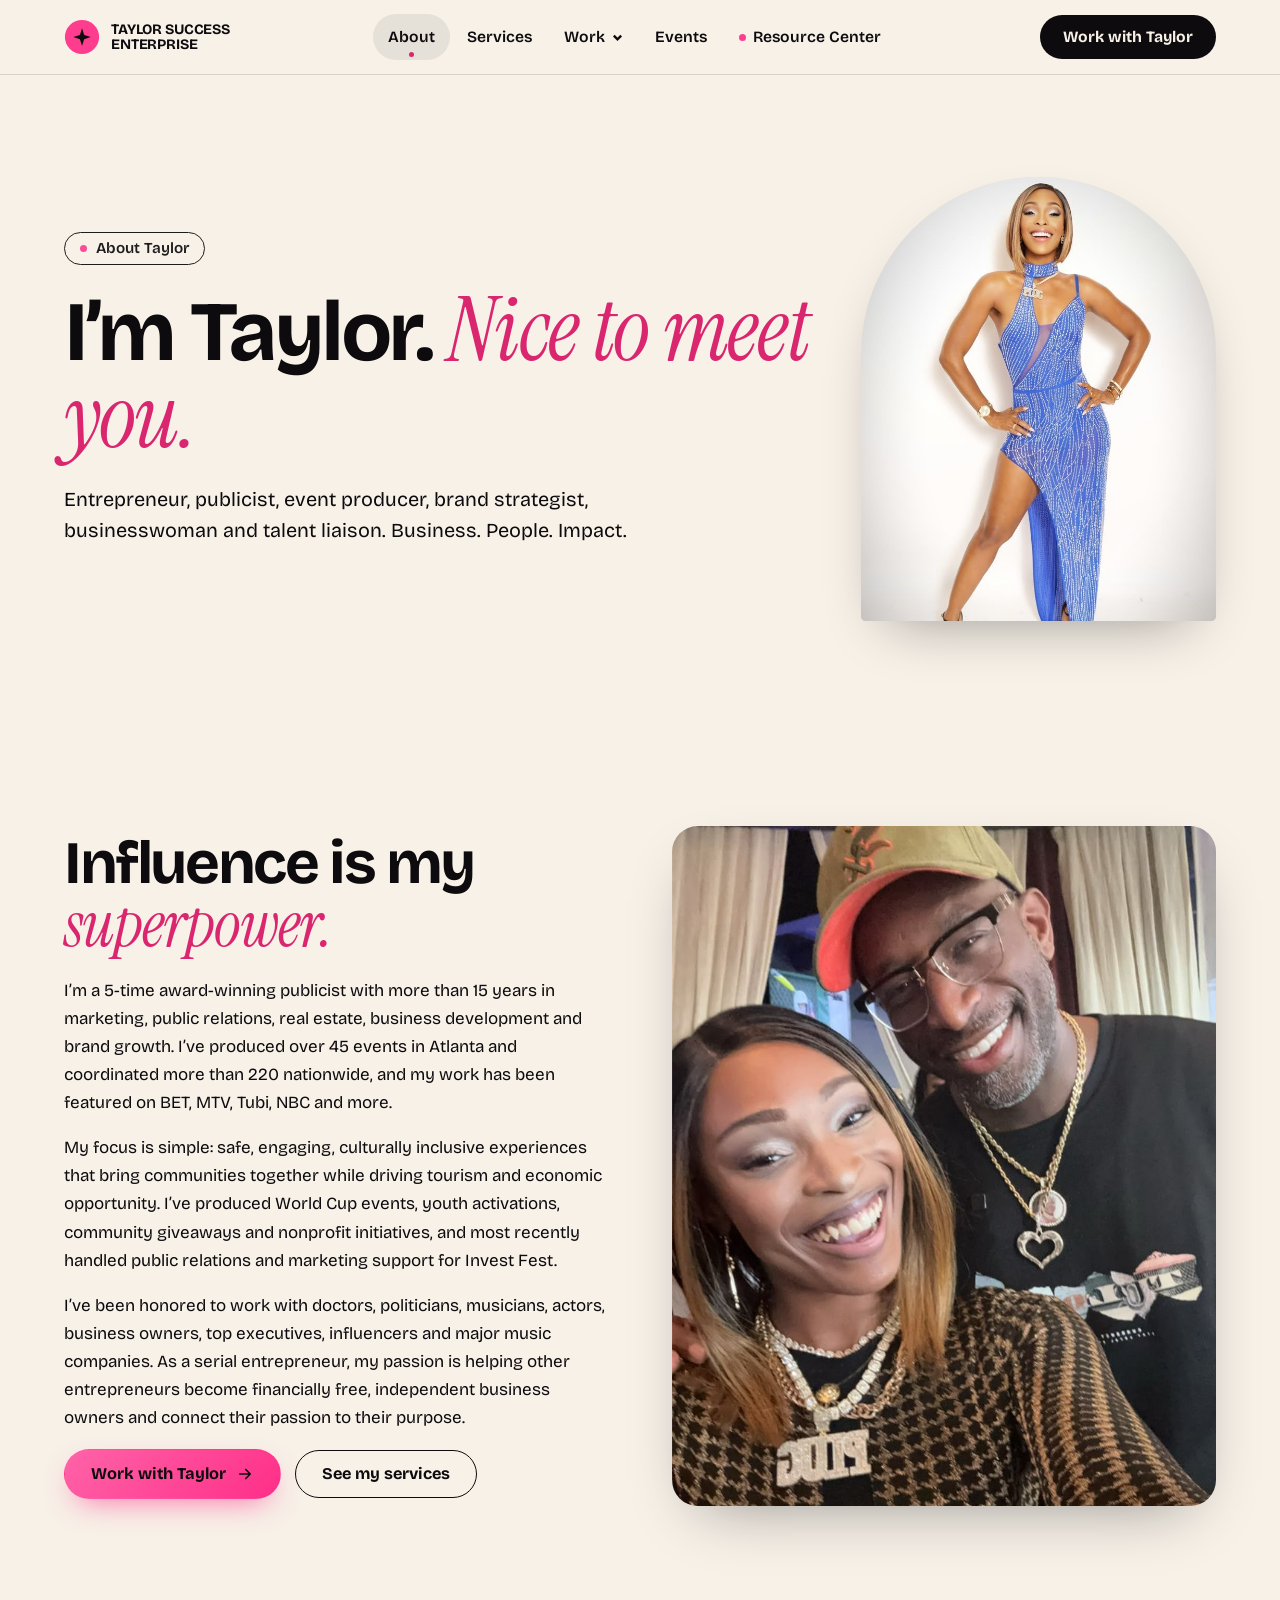
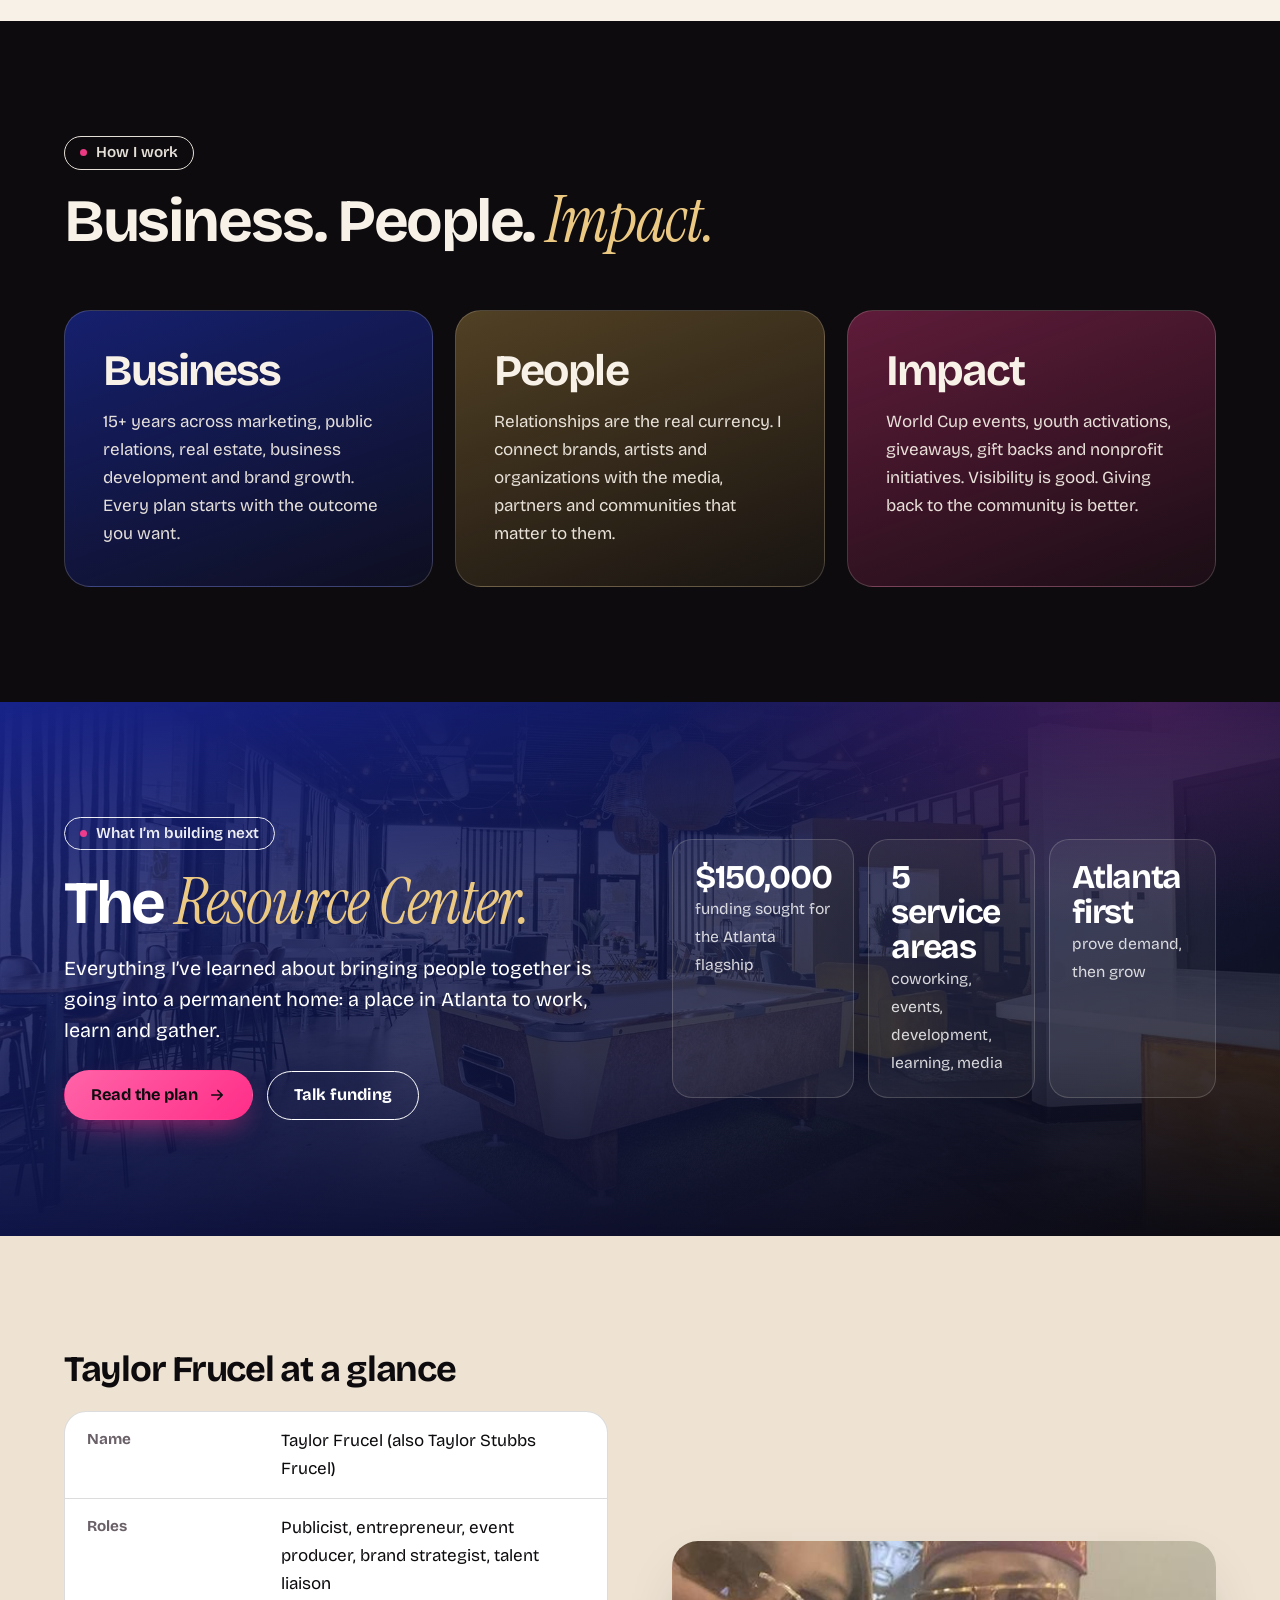
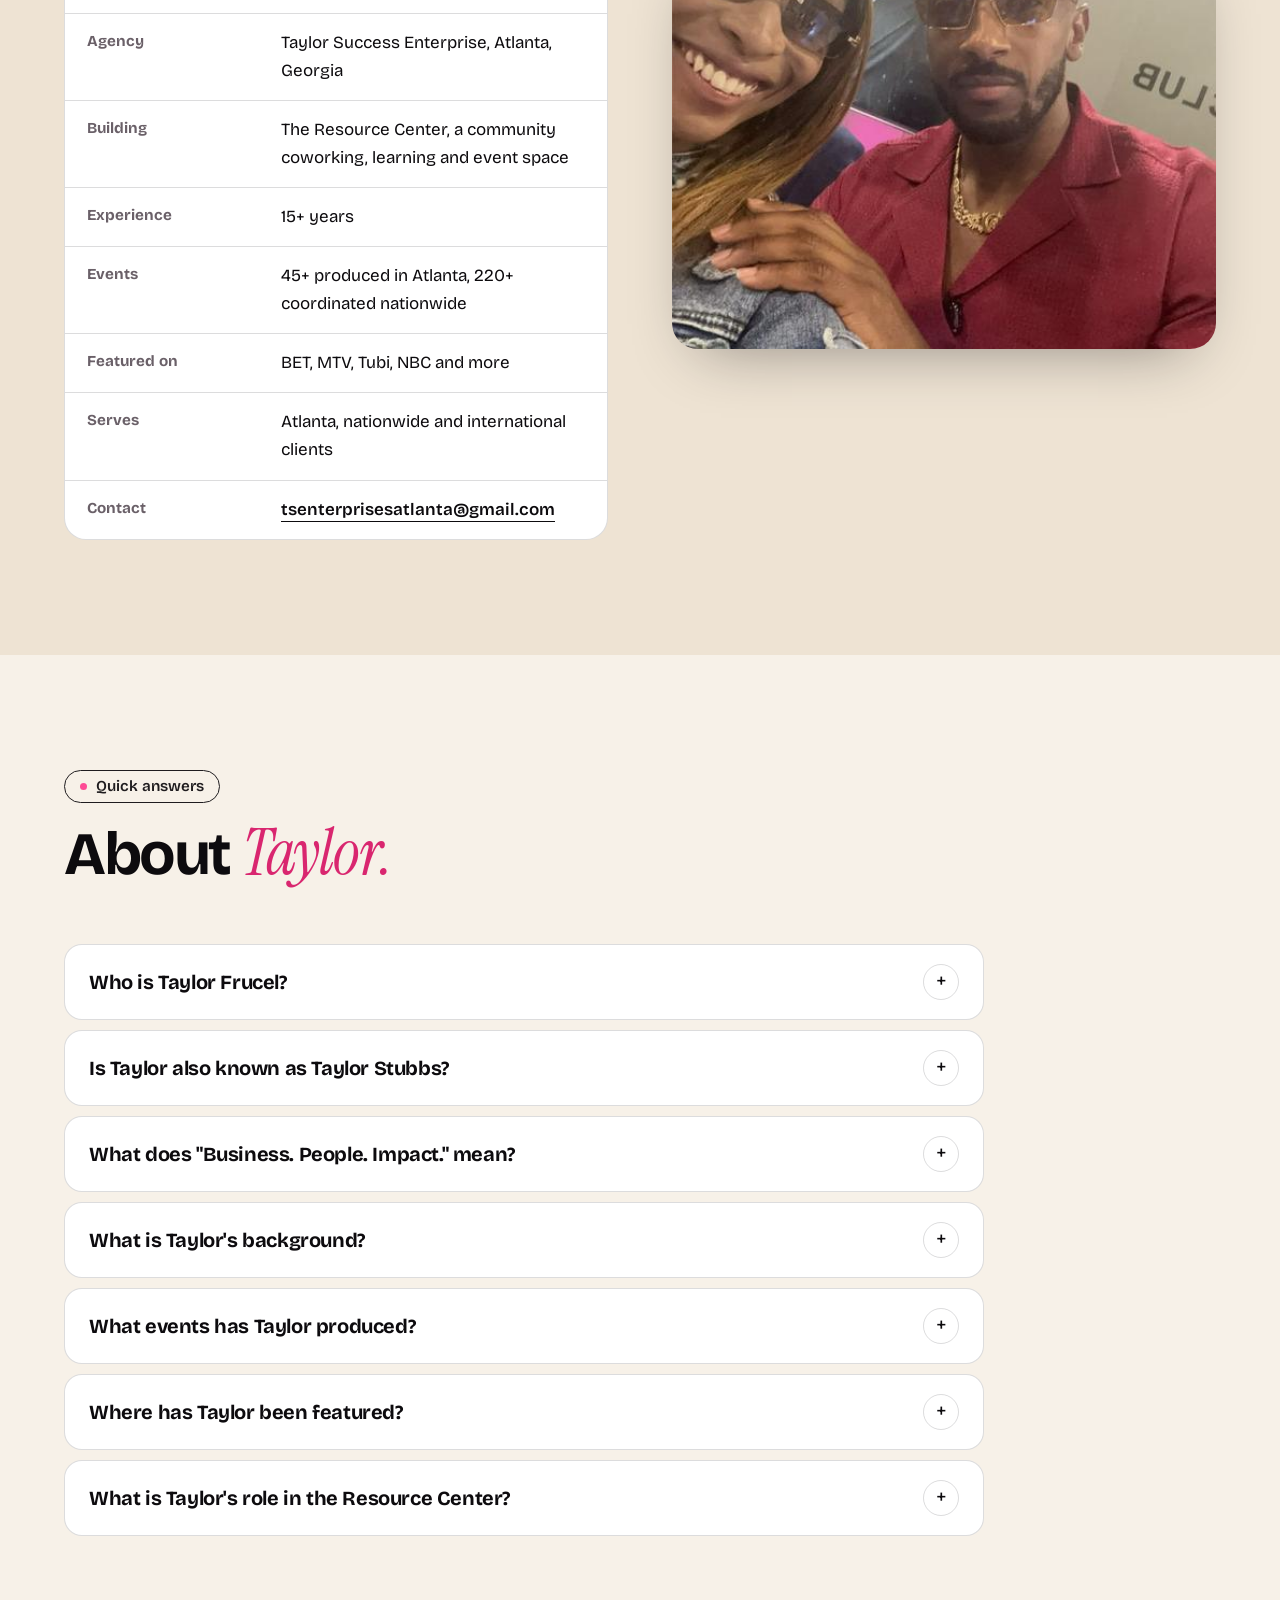
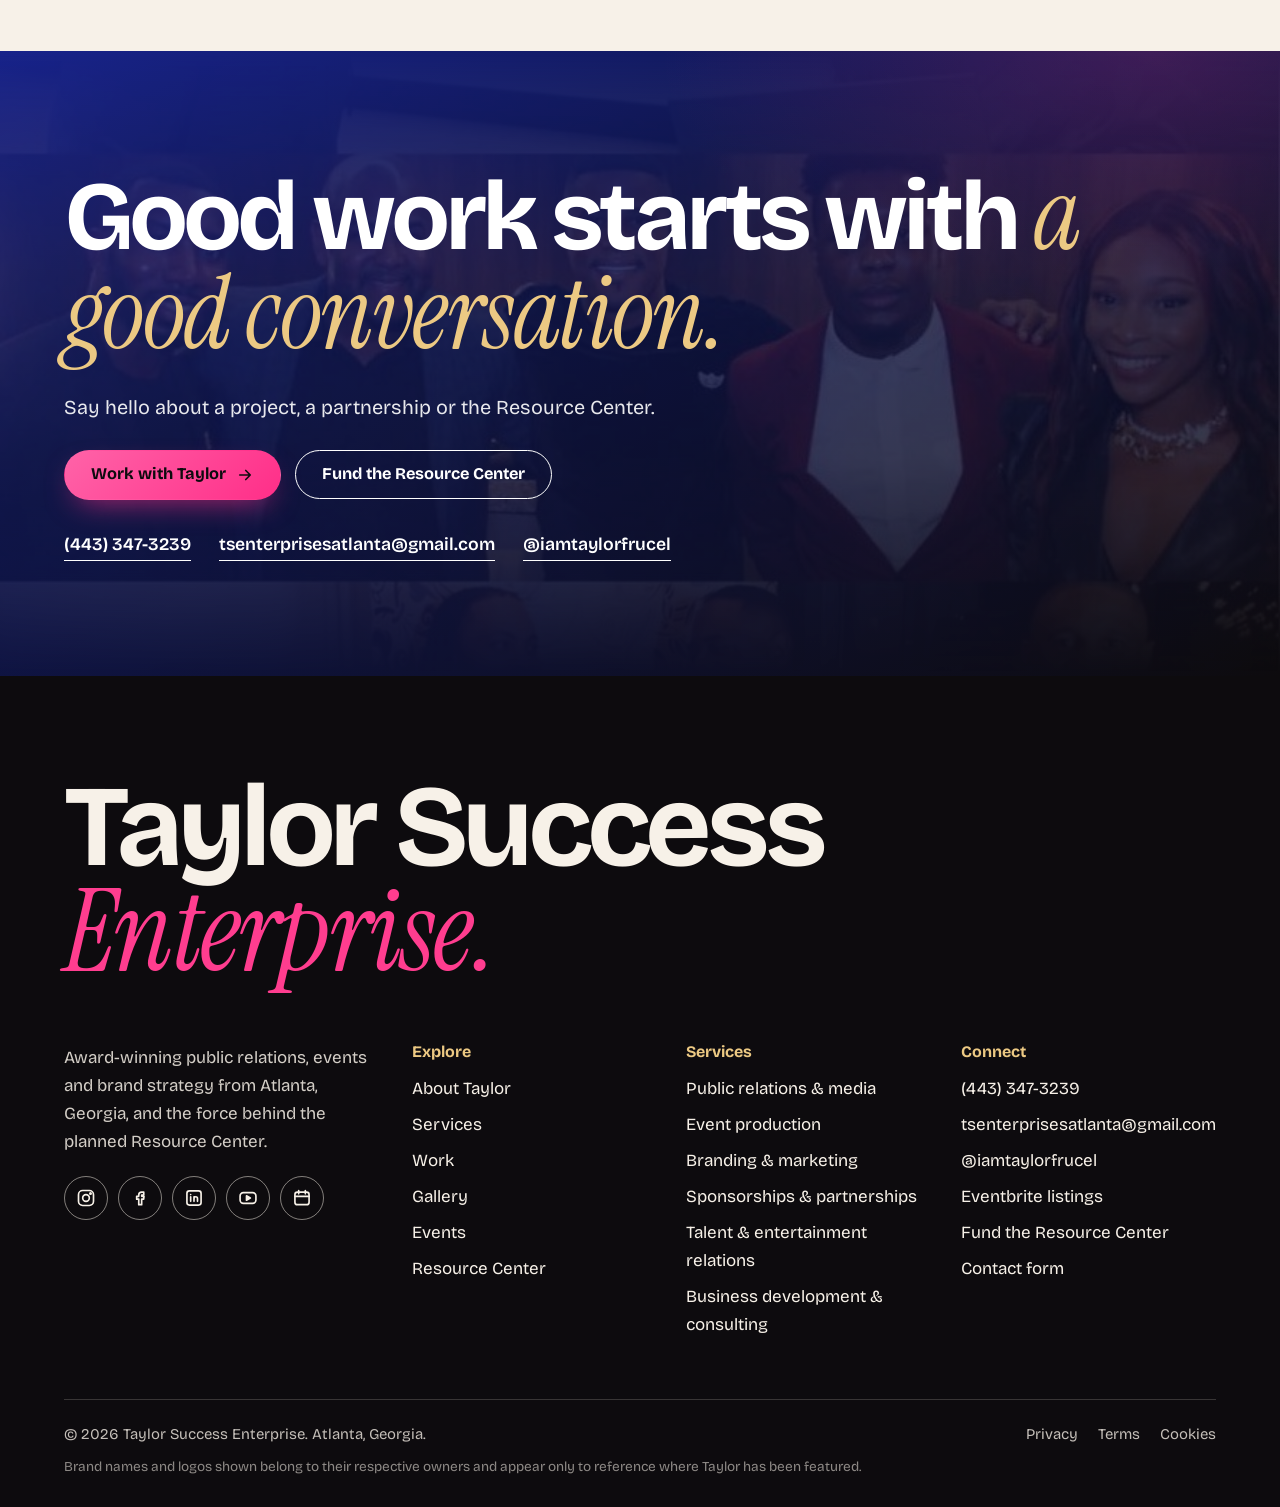
<file: about.html>
<!doctype html>
<html lang="en"><head><meta charset="utf-8"><meta name="viewport" content="width=device-width,initial-scale=1,viewport-fit=cover">
<title>About Taylor Frucel | Publicist, Event Producer, Entrepreneur</title><meta name="description" content="Meet Taylor Frucel, a 5-time award-winning Atlanta publicist, event producer and entrepreneur with 15+ years in PR, marketing and business development."><meta name="robots" content="index,follow,max-image-preview:large,max-snippet:-1"><meta name="theme-color" content="#2340ff">
<link rel="canonical" href="https://taylorssuccessenterprise.com/about.html"><link rel="icon" href="assets/favicon.svg" type="image/svg+xml">
<meta property="og:type" content="website"><meta property="og:site_name" content="Taylor Success Enterprise"><meta property="og:locale" content="en_US"><meta property="og:title" content="About Taylor Frucel | Publicist, Event Producer, Entrepreneur"><meta property="og:description" content="Meet Taylor Frucel, a 5-time award-winning Atlanta publicist, event producer and entrepreneur with 15+ years in PR, marketing and business development."><meta property="og:url" content="https://taylorssuccessenterprise.com/about.html"><meta property="og:image" content="https://taylorssuccessenterprise.com/assets/og-image.jpg"><meta property="og:image:width" content="1200"><meta property="og:image:height" content="630"><meta property="og:image:alt" content="Taylor Frucel, Atlanta publicist and event producer">
<meta name="twitter:card" content="summary_large_image"><meta name="twitter:title" content="About Taylor Frucel | Publicist, Event Producer, Entrepreneur"><meta name="twitter:description" content="Meet Taylor Frucel, a 5-time award-winning Atlanta publicist, event producer and entrepreneur with 15+ years in PR, marketing and business development."><meta name="twitter:image" content="https://taylorssuccessenterprise.com/assets/og-image.jpg">
<link rel="preload" href="assets/fonts/bricolage-grotesque-latin-wght-normal.woff2" as="font" type="font/woff2" crossorigin>
<link rel="stylesheet" href="assets/styles.css">
<script type="application/ld+json">{"@context":"https://schema.org","@graph":[{"@type":["ProfessionalService","Organization"],"@id":"https://taylorssuccessenterprise.com/#org","name":"Taylor Success Enterprise","alternateName":["Taylor Success Enterprise Atlanta","TSE"],"url":"https://taylorssuccessenterprise.com/","description":"Taylor Success Enterprise is a full-service media, branding and public relations agency headquartered in Atlanta, Georgia, specializing in publicity, media relations, red carpet coverage, event production, sponsorships and marketing for corporate, consumer and entertainment clients. Founder Taylor Frucel is also leading the planned Resource Center, a community coworking, learning and event space in Atlanta.","logo":"https://taylorssuccessenterprise.com/assets/og-image.jpg","image":"https://taylorssuccessenterprise.com/assets/og-image.jpg","telephone":"+1-443-347-3239","email":"tsenterprisesatlanta@gmail.com","address":{"@type":"PostalAddress","addressLocality":"Atlanta","addressRegion":"GA","addressCountry":"US"},"areaServed":[{"@type":"City","name":"Atlanta"},{"@type":"Country","name":"United States"},"International"],"founder":{"@id":"https://taylorssuccessenterprise.com/#taylor"},"sameAs":["https://www.instagram.com/iamtaylorfrucel/","https://www.facebook.com/TaylorFrucelWithDaTea/","https://www.linkedin.com/in/taylor-stubbs-362bb41ab/","https://youtube.com/@taylorstubbs-x5h","https://www.eventbrite.com/o/taylor-frucel-iamtaylorfrucel-40862467933"],"knowsAbout":["Public relations","Publicity","Community resource centers","Coworking and event space development","Media relations","Red carpet coverage","Event production","Brand strategy","Social media marketing","Sponsorships and partnerships","Talent relations"],"hasOfferCatalog":{"@type":"OfferCatalog","name":"Services","itemListElement":[{"@type":"Offer","itemOffered":{"@type":"Service","name":"Public relations & media","description":"Press write-ups, media pitching, blog placements, interviews and red carpet coverage that get your story told."}},{"@type":"Offer","itemOffered":{"@type":"Service","name":"Event production","description":"Concept to curtain call. 45+ events produced in Atlanta and 220+ coordinated nationwide."}},{"@type":"Offer","itemOffered":{"@type":"Service","name":"Branding & marketing","description":"Campaigns, social media growth and EPKs that turn a name into a brand people remember."}},{"@type":"Offer","itemOffered":{"@type":"Service","name":"Sponsorships & partnerships","description":"The right brands in the right rooms, with deals that work for everybody at the table."}},{"@type":"Offer","itemOffered":{"@type":"Service","name":"Talent & entertainment relations","description":"Liaison, bookings and relationships for artists, hosts and productions."}},{"@type":"Offer","itemOffered":{"@type":"Service","name":"Business development & consulting","description":"Leadership coaching and growth plans that connect your passion to your purpose."}}]}},{"@type":"Person","@id":"https://taylorssuccessenterprise.com/#taylor","name":"Taylor Frucel","alternateName":["Taylor Stubbs Frucel","Taylor Stubbs"],"jobTitle":"Publicist, Event Producer and Brand Strategist","url":"https://taylorssuccessenterprise.com/about.html","image":"https://taylorssuccessenterprise.com/uploads/taylor/taylor-portrait-blue.jpg","description":"Award-winning Atlanta publicist, entrepreneur, event producer, brand strategist and talent liaison with more than 15 years of experience in marketing, public relations, real estate, business development and brand growth.","worksFor":{"@id":"https://taylorssuccessenterprise.com/#org"},"homeLocation":{"@type":"City","name":"Atlanta, Georgia"},"sameAs":["https://www.instagram.com/iamtaylorfrucel/","https://www.facebook.com/TaylorFrucelWithDaTea/","https://www.linkedin.com/in/taylor-stubbs-362bb41ab/","https://youtube.com/@taylorstubbs-x5h","https://www.eventbrite.com/o/taylor-frucel-iamtaylorfrucel-40862467933"],"knowsAbout":["Public relations","Publicity","Community resource centers","Coworking and event space development","Media relations","Red carpet coverage","Event production","Brand strategy","Social media marketing","Sponsorships and partnerships","Talent relations"],"award":"Award-winning publicist"},{"@type":"WebSite","@id":"https://taylorssuccessenterprise.com/#website","url":"https://taylorssuccessenterprise.com/","name":"Taylor Success Enterprise","publisher":{"@id":"https://taylorssuccessenterprise.com/#org"},"inLanguage":"en-US"},{"@type":"ProfilePage","@id":"https://taylorssuccessenterprise.com/about.html#page","url":"https://taylorssuccessenterprise.com/about.html","name":"About Taylor Frucel","mainEntity":{"@id":"https://taylorssuccessenterprise.com/#taylor"}},{"@type":"BreadcrumbList","itemListElement":[{"@type":"ListItem","position":1,"name":"Home","item":"https://taylorssuccessenterprise.com/"},{"@type":"ListItem","position":2,"name":"About","item":"https://taylorssuccessenterprise.com/about.html"}]},{"@type":"FAQPage","mainEntity":[{"@type":"Question","name":"Who is Taylor Frucel?","acceptedAnswer":{"@type":"Answer","text":"Taylor Frucel is an award-winning Atlanta-based publicist, entrepreneur, event producer, brand strategist and talent liaison with more than 15 years of experience across marketing, public relations, real estate and business development. She leads Taylor Success Enterprise, a full-service media, branding and public relations agency in Atlanta, Georgia."}},{"@type":"Question","name":"Is Taylor also known as Taylor Stubbs?","acceptedAnswer":{"@type":"Answer","text":"Yes. Taylor Frucel also works under the name Taylor Stubbs (Frucel), and her media work has appeared under both names."}},{"@type":"Question","name":"What does \"Business. People. Impact.\" mean?","acceptedAnswer":{"@type":"Answer","text":"It is how Taylor describes her work: business growth for clients, relationship-building with the people and communities involved, and measurable impact through media, events and community initiatives."}},{"@type":"Question","name":"What is Taylor's background?","acceptedAnswer":{"@type":"Answer","text":"Taylor has more than 15 years of experience in marketing, public relations, real estate, business development and brand growth. She has worked with doctors, politicians, musicians, actors, business owners, top executives, influencers and major music companies."}},{"@type":"Question","name":"What events has Taylor produced?","acceptedAnswer":{"@type":"Answer","text":"Taylor has produced more than 45 events in Atlanta and coordinated more than 220 nationwide, including World Cup events, youth activations, community giveaways, gift backs and nonprofit initiatives."}},{"@type":"Question","name":"Where has Taylor been featured?","acceptedAnswer":{"@type":"Answer","text":"Taylor has been featured on BET, MTV, Tubi and NBC, among other platforms, and has provided public relations and marketing support for Invest Fest."}},{"@type":"Question","name":"What is Taylor's role in the Resource Center?","acceptedAnswer":{"@type":"Answer","text":"Taylor is the visionary and lead behind the proposed Resource Center, a community coworking, learning and event space in Atlanta, and is seeking funding and partners to open the flagship location."}}]}]}</script></head>
<body>
<a class="skip-link" href="#main">Skip to content</a><header class="site-header"><div class="wrap nav"><a class="brand" href="index.html" aria-label="Taylor Success Enterprise, home"><svg viewBox="0 0 40 40" aria-hidden="true"><circle cx="20" cy="20" r="19" fill="#ff3d8f"/><g transform="translate(9 9) scale(.92)"><path d="M12 1.5l2.6 7.9 7.9 2.6-7.9 2.6L12 22.5l-2.6-7.9L1.5 12l7.9-2.6z" fill="#0d0b0e"/></g></svg><span>Taylor Success<br>Enterprise</span></a><ul class="nav-list"><li><a class="nav-link is-current" href="about.html" aria-current="page">About</a></li><li><a class="nav-link" href="services.html">Services</a></li><li class="has-sub"><button class="nav-btn" type="button" aria-expanded="false" aria-controls="sub-work">Work<svg viewBox="0 0 12 12" aria-hidden="true"><path d="M2 4l4 4 4-4" fill="none"/></svg></button><div class="sub" id="sub-work"><a href="work.html"><strong>Highlights</strong><span>Six worlds, one reel</span></a><a href="gallery.html"><strong>Full gallery</strong><span>Every photo and video</span></a></div></li><li><a class="nav-link" href="events.html">Events</a></li><li><a class="nav-link is-accent" href="resource-center.html">Resource Center</a></li></ul><a class="btn btn--ink nav-cta" href="contact.html">Work with Taylor</a><button class="menu-toggle" type="button" aria-expanded="false" aria-controls="menu" aria-label="Open menu"><svg class="b" viewBox="0 0 24 24" aria-hidden="true"><path d="M4 8h16M4 16h16"/></svg><svg class="x" viewBox="0 0 24 24" aria-hidden="true"><path d="M6 6l12 12M18 6L6 18"/></svg></button></div><nav class="menu" id="menu" aria-label="Mobile"><div class="menu-group"><a class="menu-top is-current" href="about.html" aria-current="page">About</a></div><div class="menu-group"><a class="menu-top" href="services.html">Services</a></div><div class="menu-group"><span class="menu-top">Work</span><div class="menu-kids"><a href="work.html">Highlights</a><a href="gallery.html">Full gallery</a></div></div><div class="menu-group"><a class="menu-top" href="events.html">Events</a></div><div class="menu-group"><a class="menu-top is-accent" href="resource-center.html">Resource Center</a></div><a class="btn btn--gold" href="contact.html">Work with Taylor<svg viewBox="0 0 24 24" aria-hidden="true"><path d="M5 12h14M13 6l6 6-6 6"/></svg></a><div class="menu-meta"><a href="tel:+14433473239">(443) 347-3239</a><a href="mailto:tsenterprisesatlanta@gmail.com">tsenterprisesatlanta@gmail.com</a></div></nav></header><main id="main"><section class="phero phero--paper"><div class="wrap phero-grid phero-grid--photo"><div>
<span class="chip"><i></i>About Taylor</span><h1>I&rsquo;m Taylor. <em>Nice to meet you.</em></h1>
<p class="lead">Entrepreneur, publicist, event producer, brand strategist, businesswoman and talent liaison. Business. People. Impact.</p></div>
<div class="phero-photo"><img data-cms-image="about_hero" src="uploads/taylor/taylor-blue-dress-full.jpg" alt="Taylor Frucel in a blue gown, full-length portrait" width="682" height="1024" fetchpriority="high"></div></div></section><section class="band"><div class="wrap split"><div class="prose">
<h2 class="d2">Influence is my <em>superpower.</em></h2>
<p>I&rsquo;m a 5-time award-winning publicist with more than 15 years in marketing, public relations, real estate, business development and brand growth. I&rsquo;ve produced over 45 events in Atlanta and coordinated more than 220 nationwide, and my work has been featured on BET, MTV, Tubi, NBC and more.</p>
<p>My focus is simple: safe, engaging, culturally inclusive experiences that bring communities together while driving tourism and economic opportunity. I&rsquo;ve produced World Cup events, youth activations, community giveaways and nonprofit initiatives, and most recently handled public relations and marketing support for Invest Fest.</p>
<p>I&rsquo;ve been honored to work with doctors, politicians, musicians, actors, business owners, top executives, influencers and major music companies. As a serial entrepreneur, my passion is helping other entrepreneurs become financially free, independent business owners and connect their passion to their purpose.</p>
<div class="btn-row"><a class="btn " href="contact.html">Work with Taylor<svg viewBox="0 0 24 24" aria-hidden="true"><path d="M5 12h14M13 6l6 6-6 6"/></svg></a><a class="btn btn--ghost" href="services.html">See my services</a></div></div>
<div class="photo photo--tall"><img data-cms-image="about_story" src="uploads/taylor/taylor-with-guest.jpg" alt="Taylor Frucel posing with a guest at an Atlanta event" width="731" height="1300" loading="lazy" decoding="async"></div></div></section><section class="band band--ink"><div class="wrap"><div class="sec-head"><span class="chip"><i></i>How I work</span><h2 class="d2">Business. People. <em>Impact.</em></h2></div>
<div class="pillars"><div class="pillar"><h3>Business</h3><p>15+ years across marketing, public relations, real estate, business development and brand growth. Every plan starts with the outcome you want.</p></div>
<div class="pillar"><h3>People</h3><p>Relationships are the real currency. I connect brands, artists and organizations with the media, partners and communities that matter to them.</p></div>
<div class="pillar"><h3>Impact</h3><p>World Cup events, youth activations, giveaways, gift backs and nonprofit initiatives. Visibility is good. Giving back to the community is better.</p></div></div></div></section><section class="band band--night"><div class="bgphoto" aria-hidden="true"><img data-cms-image="rc_hero_bg" src="uploads/taylor/resource-center-hero.jpg" alt="" width="2000" height="1333" loading="lazy" decoding="async"></div><div class="wrap split"><div class="prose"><span class="chip"><i></i>What I&rsquo;m building next</span>
<h2 class="d2" style="margin-top:20px">The <em>Resource Center.</em></h2><p class="lead">Everything I&rsquo;ve learned about bringing people together is going into a permanent home: a place in Atlanta to work, learn and gather.</p>
<div class="btn-row" style="margin-top:24px"><a class="btn " href="resource-center.html">Read the plan<svg viewBox="0 0 24 24" aria-hidden="true"><path d="M5 12h14M13 6l6 6-6 6"/></svg></a><a class="btn btn--ghost" href="contact.html?service=Resource%20Center%20Funding%20%26%20Partnerships">Talk funding</a></div></div>
<div class="figs" style="margin:0"><div class="fig"><b>$150,000</b><span>funding sought for the Atlanta flagship</span></div><div class="fig"><b>5 service areas</b><span>coworking, events, development, learning, media</span></div><div class="fig"><b>Atlanta first</b><span>prove demand, then grow</span></div></div></div></section><section class="band band--sand"><div class="wrap split split--flip"><div class="photo photo--wide"><img data-cms-image="about_alt" src="uploads/taylor/m/event-selfie-urbans.jpg" alt="Taylor Frucel taking a selfie with a guest at The Urbans event" width="506" height="900" loading="lazy" decoding="async"></div>
<div><h2 class="d3" style="margin-bottom:22px">Taylor Frucel at a glance</h2><dl class="facts">
<div><dt>Name</dt><dd>Taylor Frucel (also Taylor Stubbs Frucel)</dd></div><div><dt>Roles</dt><dd>Publicist, entrepreneur, event producer, brand strategist, talent liaison</dd></div>
<div><dt>Agency</dt><dd>Taylor Success Enterprise, Atlanta, Georgia</dd></div><div><dt>Building</dt><dd>The Resource Center, a community coworking, learning and event space</dd></div>
<div><dt>Experience</dt><dd>15+ years</dd></div><div><dt>Events</dt><dd>45+ produced in Atlanta, 220+ coordinated nationwide</dd></div>
<div><dt>Featured on</dt><dd>BET, MTV, Tubi, NBC and more</dd></div><div><dt>Serves</dt><dd>Atlanta, nationwide and international clients</dd></div>
<div><dt>Contact</dt><dd><a class="link-u" href="mailto:tsenterprisesatlanta@gmail.com">tsenterprisesatlanta@gmail.com</a></dd></div></dl></div></div></section><section class="band"><div class="wrap"><div class="sec-head"><span class="chip"><i></i>Quick answers</span><h2 class="d2">About <em>Taylor.</em></h2></div><div class="faq"><details><summary>Who is Taylor Frucel?</summary><p>Taylor Frucel is an award-winning Atlanta-based publicist, entrepreneur, event producer, brand strategist and talent liaison with more than 15 years of experience across marketing, public relations, real estate and business development. She leads Taylor Success Enterprise, a full-service media, branding and public relations agency in Atlanta, Georgia.</p></details><details><summary>Is Taylor also known as Taylor Stubbs?</summary><p>Yes. Taylor Frucel also works under the name Taylor Stubbs (Frucel), and her media work has appeared under both names.</p></details><details><summary>What does &quot;Business. People. Impact.&quot; mean?</summary><p>It is how Taylor describes her work: business growth for clients, relationship-building with the people and communities involved, and measurable impact through media, events and community initiatives.</p></details><details><summary>What is Taylor&#x27;s background?</summary><p>Taylor has more than 15 years of experience in marketing, public relations, real estate, business development and brand growth. She has worked with doctors, politicians, musicians, actors, business owners, top executives, influencers and major music companies.</p></details><details><summary>What events has Taylor produced?</summary><p>Taylor has produced more than 45 events in Atlanta and coordinated more than 220 nationwide, including World Cup events, youth activations, community giveaways, gift backs and nonprofit initiatives.</p></details><details><summary>Where has Taylor been featured?</summary><p>Taylor has been featured on BET, MTV, Tubi and NBC, among other platforms, and has provided public relations and marketing support for Invest Fest.</p></details><details><summary>What is Taylor&#x27;s role in the Resource Center?</summary><p>Taylor is the visionary and lead behind the proposed Resource Center, a community coworking, learning and event space in Atlanta, and is seeking funding and partners to open the flagship location.</p></details></div></div></section><section class="band band--night cta"><div class="bgphoto" aria-hidden="true"><img data-cms-image="home_cta_bg" src="uploads/taylor/networking-group.jpg" alt="" width="888" height="898" loading="lazy" decoding="async"></div><div class="wrap"><h2>Good work starts with <em>a good conversation.</em></h2><p class="lead">Say hello about a project, a partnership or the Resource Center.</p><div class="btn-row" style="margin-top:26px"><a class="btn " href="contact.html">Work with Taylor<svg viewBox="0 0 24 24" aria-hidden="true"><path d="M5 12h14M13 6l6 6-6 6"/></svg></a><a class="btn btn--ghost" href="contact.html?service=Resource%20Center%20Funding%20%26%20Partnerships">Fund the Resource Center</a></div><div class="cta-contact"><a class="link-u" href="tel:+14433473239">(443) 347-3239</a><a class="link-u" href="mailto:tsenterprisesatlanta@gmail.com">tsenterprisesatlanta@gmail.com</a><a class="link-u" href="https://www.instagram.com/iamtaylorfrucel/" rel="noopener" target="_blank">@iamtaylorfrucel</a></div></div></section></main><footer class="site-footer"><div class="wrap"><p class="foot-mark">Taylor Success <em>Enterprise.</em></p><div class="foot-grid"><div><p class="foot-copy">Award-winning public relations, events and brand strategy from Atlanta, Georgia, and the force behind the planned Resource Center.</p><div class="socials"><a href="https://www.instagram.com/iamtaylorfrucel/" rel="noopener" target="_blank" aria-label="Instagram"><svg viewBox="0 0 24 24" aria-hidden="true"><rect x="3" y="3" width="18" height="18" rx="5"/><circle cx="12" cy="12" r="4"/><circle cx="17.4" cy="6.6" r=".8" fill="currentColor"/></svg></a><a href="https://www.facebook.com/TaylorFrucelWithDaTea/" rel="noopener" target="_blank" aria-label="Facebook"><svg viewBox="0 0 24 24" aria-hidden="true"><path d="M14 8.5h2.5V5H14c-2.2 0-3.5 1.4-3.5 3.5V10H8v3.4h2.5V20H14v-6.6h2.4l.4-3.4H14V8.9c0-.3.2-.4.5-.4z"/></svg></a><a href="https://www.linkedin.com/in/taylor-stubbs-362bb41ab/" rel="noopener" target="_blank" aria-label="LinkedIn"><svg viewBox="0 0 24 24" aria-hidden="true"><rect x="3.5" y="3.5" width="17" height="17" rx="3"/><path d="M8 10.5V16M8 7.8v.1M12 16v-3.2c0-1.4 1-2.3 2.2-2.3s2 .9 2 2.3V16M12 10.5V16"/></svg></a><a href="https://youtube.com/@taylorstubbs-x5h" rel="noopener" target="_blank" aria-label="YouTube"><svg viewBox="0 0 24 24" aria-hidden="true"><rect x="2.5" y="5.5" width="19" height="13" rx="4"/><path d="M10.2 9.4v5.2l4.6-2.6z" fill="currentColor"/></svg></a><a href="https://www.eventbrite.com/o/taylor-frucel-iamtaylorfrucel-40862467933" rel="noopener" target="_blank" aria-label="Eventbrite"><svg viewBox="0 0 24 24" aria-hidden="true"><rect x="3.5" y="5" width="17" height="15" rx="3"/><path d="M8 3v4M16 3v4M3.5 10h17"/></svg></a></div></div><div><h3>Explore</h3><ul><li><a href="about.html">About Taylor</a></li><li><a href="services.html">Services</a></li><li><a href="work.html">Work</a></li><li><a href="gallery.html">Gallery</a></li><li><a href="events.html">Events</a></li><li><a href="resource-center.html">Resource Center</a></li></ul></div><div><h3>Services</h3><ul><li><a href="services.html#public-relations">Public relations &amp; media</a></li><li><a href="services.html#event-production">Event production</a></li><li><a href="services.html#branding-marketing">Branding &amp; marketing</a></li><li><a href="services.html#sponsorships-partnerships">Sponsorships &amp; partnerships</a></li><li><a href="services.html#talent-entertainment">Talent &amp; entertainment relations</a></li><li><a href="services.html#business-development">Business development &amp; consulting</a></li></ul></div><div><h3>Connect</h3><ul><li><a href="tel:+14433473239">(443) 347-3239</a></li><li><a href="mailto:tsenterprisesatlanta@gmail.com">tsenterprisesatlanta@gmail.com</a></li><li><a href="https://www.instagram.com/iamtaylorfrucel/" rel="noopener" target="_blank">@iamtaylorfrucel</a></li><li><a href="https://www.eventbrite.com/o/taylor-frucel-iamtaylorfrucel-40862467933" rel="noopener" target="_blank">Eventbrite listings</a></li><li><a href="contact.html?service=Resource%20Center%20Funding%20%26%20Partnerships">Fund the Resource Center</a></li><li><a href="contact.html">Contact form</a></li></ul></div></div><div class="foot-base"><span>&copy; 2026 Taylor Success Enterprise. Atlanta, Georgia.</span><nav aria-label="Legal"><a href="privacy.html">Privacy</a><a href="terms.html">Terms</a><a href="cookies.html">Cookies</a></nav><p class="foot-tm">Brand names and logos shown belong to their respective owners and appear only to reference where Taylor has been featured.</p></div></div></footer><script src="assets/site.js" defer></script></body></html>
</file>
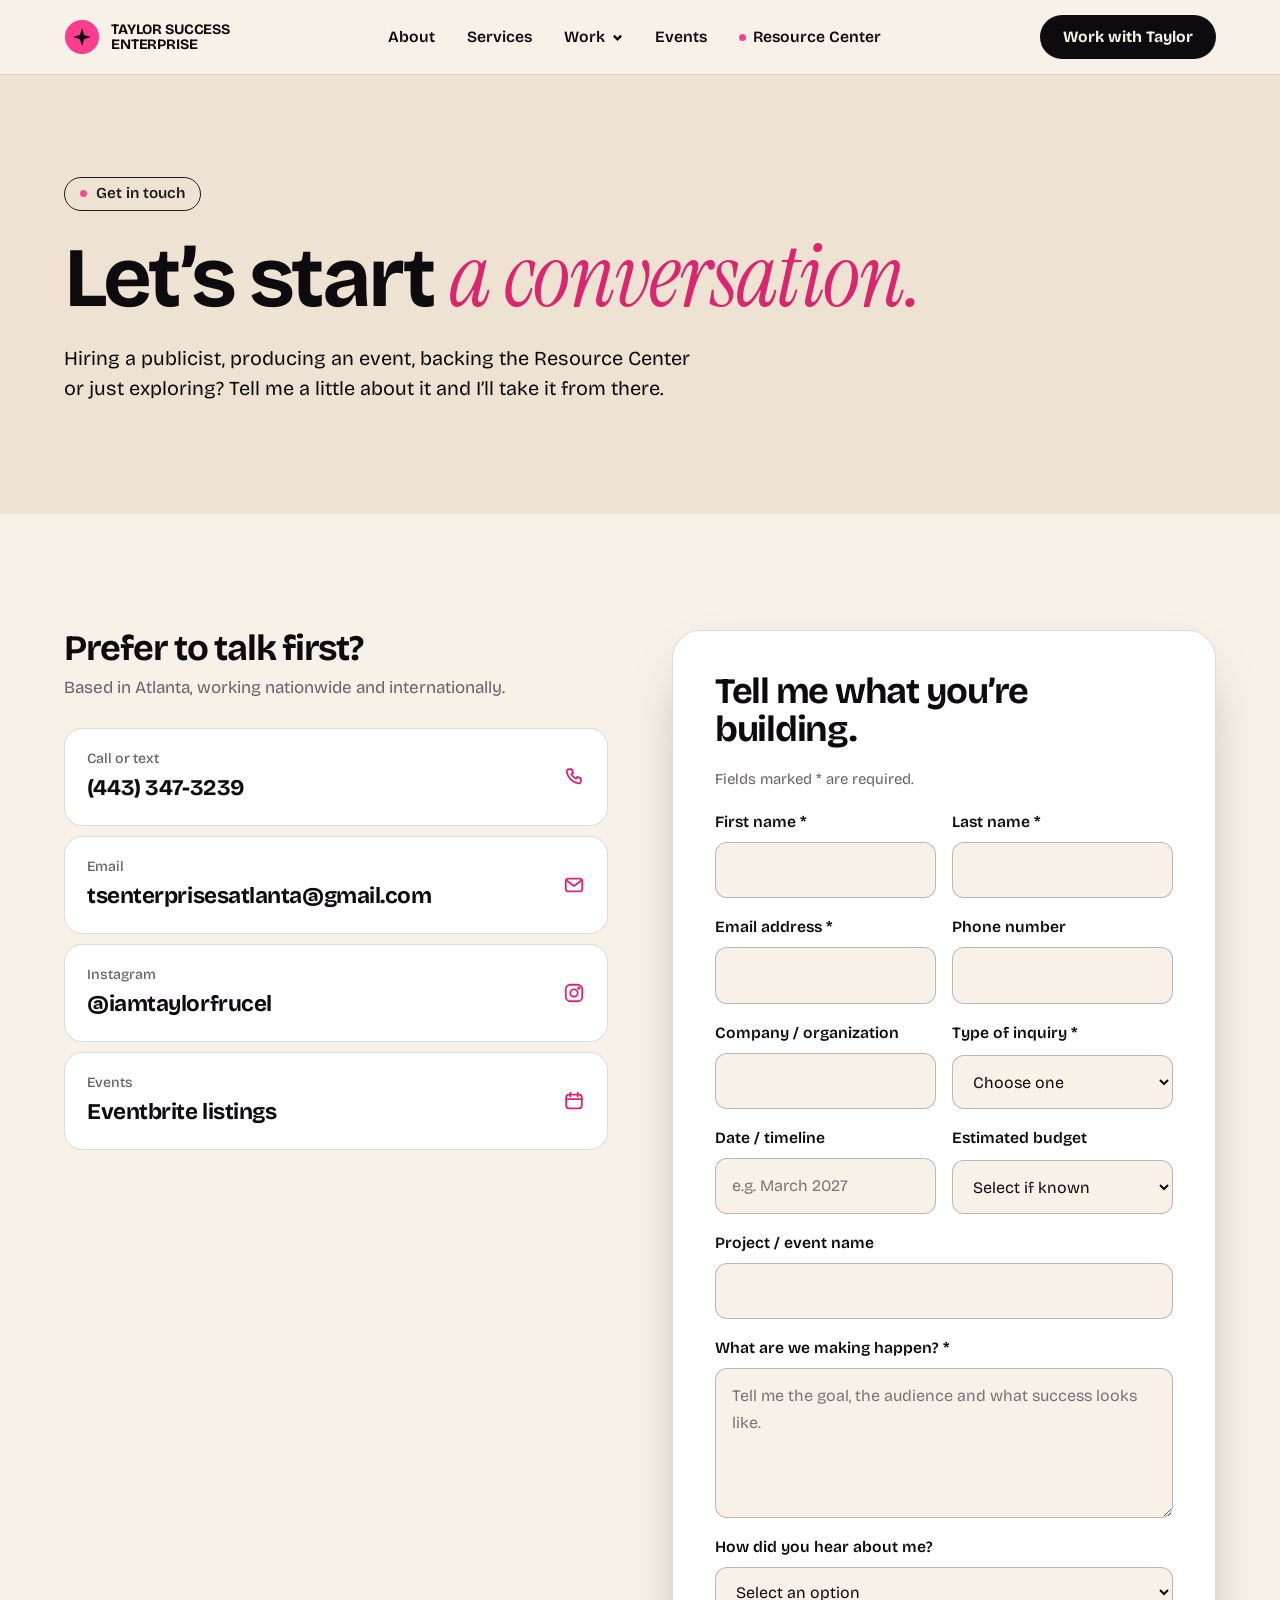
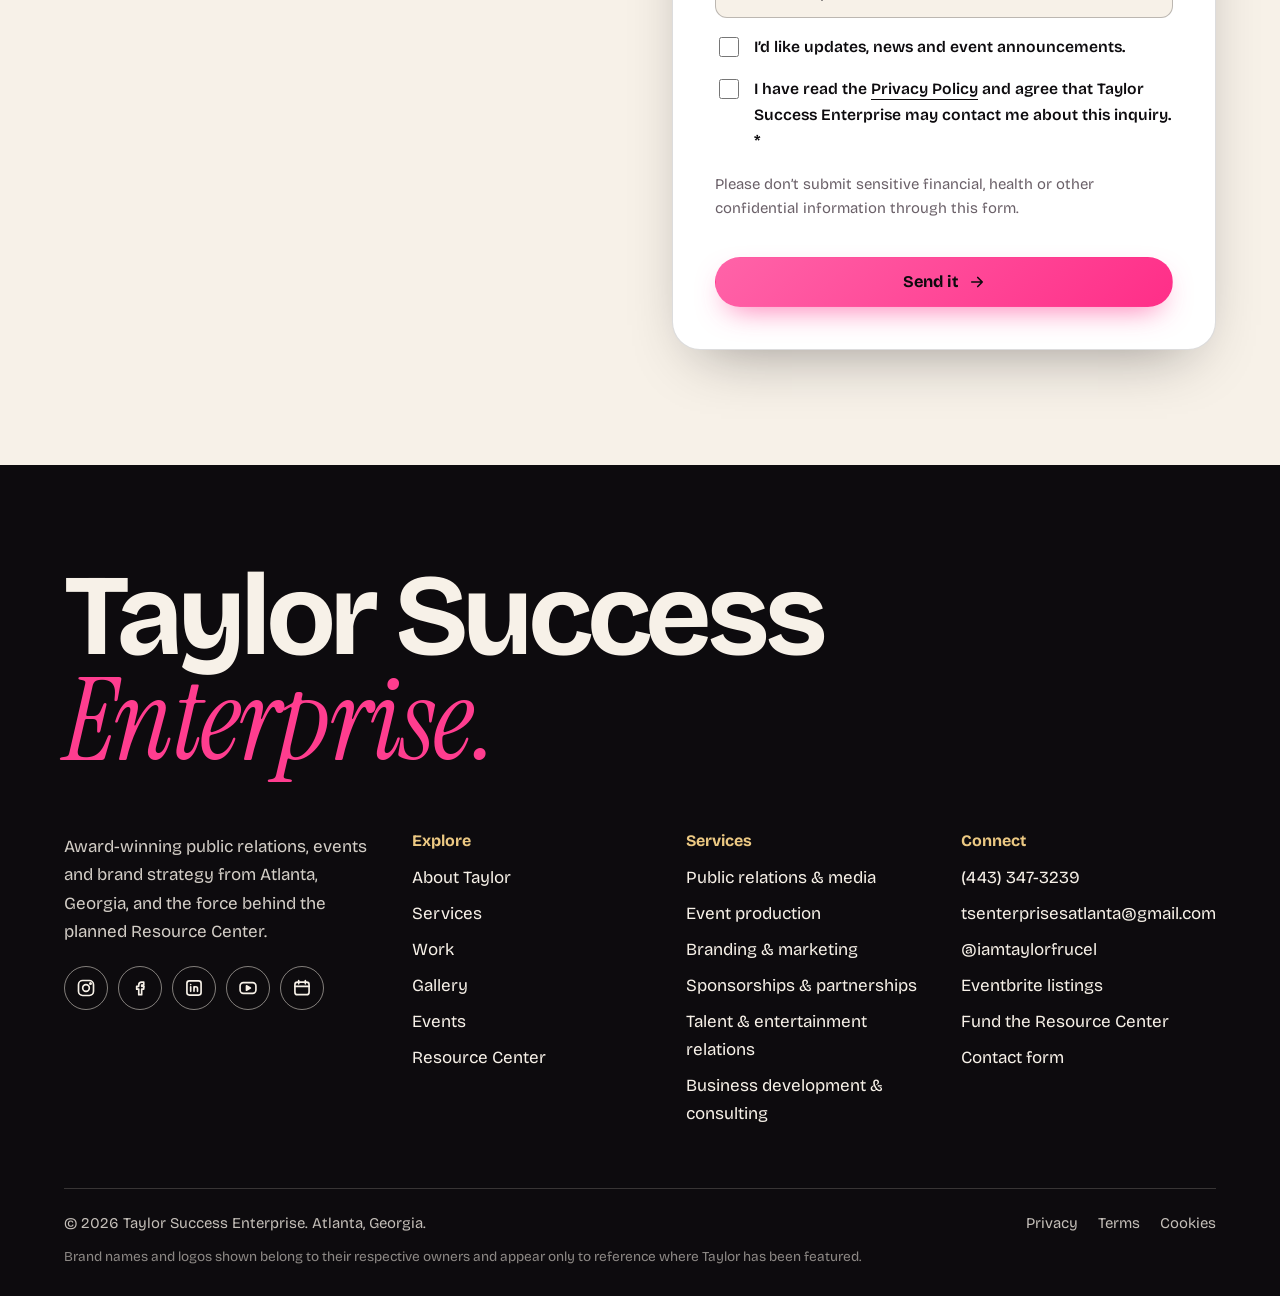
<file: contact.html>
<!doctype html>
<html lang="en"><head><meta charset="utf-8"><meta name="viewport" content="width=device-width,initial-scale=1,viewport-fit=cover">
<title>Contact Taylor Frucel | Book a Publicist in Atlanta</title><meta name="description" content="Contact Taylor Frucel for PR, event production, branding or Resource Center partnerships. Call (443) 347-3239, email or send an inquiry."><meta name="robots" content="index,follow,max-image-preview:large,max-snippet:-1"><meta name="theme-color" content="#2340ff">
<link rel="canonical" href="https://taylorssuccessenterprise.com/contact.html"><link rel="icon" href="assets/favicon.svg" type="image/svg+xml">
<meta property="og:type" content="website"><meta property="og:site_name" content="Taylor Success Enterprise"><meta property="og:locale" content="en_US"><meta property="og:title" content="Contact Taylor Frucel | Book a Publicist in Atlanta"><meta property="og:description" content="Contact Taylor Frucel for PR, event production, branding or Resource Center partnerships. Call (443) 347-3239, email or send an inquiry."><meta property="og:url" content="https://taylorssuccessenterprise.com/contact.html"><meta property="og:image" content="https://taylorssuccessenterprise.com/assets/og-image.jpg"><meta property="og:image:width" content="1200"><meta property="og:image:height" content="630"><meta property="og:image:alt" content="Taylor Frucel, Atlanta publicist and event producer">
<meta name="twitter:card" content="summary_large_image"><meta name="twitter:title" content="Contact Taylor Frucel | Book a Publicist in Atlanta"><meta name="twitter:description" content="Contact Taylor Frucel for PR, event production, branding or Resource Center partnerships. Call (443) 347-3239, email or send an inquiry."><meta name="twitter:image" content="https://taylorssuccessenterprise.com/assets/og-image.jpg">
<link rel="preload" href="assets/fonts/bricolage-grotesque-latin-wght-normal.woff2" as="font" type="font/woff2" crossorigin>
<link rel="stylesheet" href="assets/styles.css">
<script type="application/ld+json">{"@context":"https://schema.org","@graph":[{"@type":["ProfessionalService","Organization"],"@id":"https://taylorssuccessenterprise.com/#org","name":"Taylor Success Enterprise","alternateName":["Taylor Success Enterprise Atlanta","TSE"],"url":"https://taylorssuccessenterprise.com/","description":"Taylor Success Enterprise is a full-service media, branding and public relations agency headquartered in Atlanta, Georgia, specializing in publicity, media relations, red carpet coverage, event production, sponsorships and marketing for corporate, consumer and entertainment clients. Founder Taylor Frucel is also leading the planned Resource Center, a community coworking, learning and event space in Atlanta.","logo":"https://taylorssuccessenterprise.com/assets/og-image.jpg","image":"https://taylorssuccessenterprise.com/assets/og-image.jpg","telephone":"+1-443-347-3239","email":"tsenterprisesatlanta@gmail.com","address":{"@type":"PostalAddress","addressLocality":"Atlanta","addressRegion":"GA","addressCountry":"US"},"areaServed":[{"@type":"City","name":"Atlanta"},{"@type":"Country","name":"United States"},"International"],"founder":{"@id":"https://taylorssuccessenterprise.com/#taylor"},"sameAs":["https://www.instagram.com/iamtaylorfrucel/","https://www.facebook.com/TaylorFrucelWithDaTea/","https://www.linkedin.com/in/taylor-stubbs-362bb41ab/","https://youtube.com/@taylorstubbs-x5h","https://www.eventbrite.com/o/taylor-frucel-iamtaylorfrucel-40862467933"],"knowsAbout":["Public relations","Publicity","Community resource centers","Coworking and event space development","Media relations","Red carpet coverage","Event production","Brand strategy","Social media marketing","Sponsorships and partnerships","Talent relations"],"hasOfferCatalog":{"@type":"OfferCatalog","name":"Services","itemListElement":[{"@type":"Offer","itemOffered":{"@type":"Service","name":"Public relations & media","description":"Press write-ups, media pitching, blog placements, interviews and red carpet coverage that get your story told."}},{"@type":"Offer","itemOffered":{"@type":"Service","name":"Event production","description":"Concept to curtain call. 45+ events produced in Atlanta and 220+ coordinated nationwide."}},{"@type":"Offer","itemOffered":{"@type":"Service","name":"Branding & marketing","description":"Campaigns, social media growth and EPKs that turn a name into a brand people remember."}},{"@type":"Offer","itemOffered":{"@type":"Service","name":"Sponsorships & partnerships","description":"The right brands in the right rooms, with deals that work for everybody at the table."}},{"@type":"Offer","itemOffered":{"@type":"Service","name":"Talent & entertainment relations","description":"Liaison, bookings and relationships for artists, hosts and productions."}},{"@type":"Offer","itemOffered":{"@type":"Service","name":"Business development & consulting","description":"Leadership coaching and growth plans that connect your passion to your purpose."}}]}},{"@type":"Person","@id":"https://taylorssuccessenterprise.com/#taylor","name":"Taylor Frucel","alternateName":["Taylor Stubbs Frucel","Taylor Stubbs"],"jobTitle":"Publicist, Event Producer and Brand Strategist","url":"https://taylorssuccessenterprise.com/about.html","image":"https://taylorssuccessenterprise.com/uploads/taylor/taylor-portrait-blue.jpg","description":"Award-winning Atlanta publicist, entrepreneur, event producer, brand strategist and talent liaison with more than 15 years of experience in marketing, public relations, real estate, business development and brand growth.","worksFor":{"@id":"https://taylorssuccessenterprise.com/#org"},"homeLocation":{"@type":"City","name":"Atlanta, Georgia"},"sameAs":["https://www.instagram.com/iamtaylorfrucel/","https://www.facebook.com/TaylorFrucelWithDaTea/","https://www.linkedin.com/in/taylor-stubbs-362bb41ab/","https://youtube.com/@taylorstubbs-x5h","https://www.eventbrite.com/o/taylor-frucel-iamtaylorfrucel-40862467933"],"knowsAbout":["Public relations","Publicity","Community resource centers","Coworking and event space development","Media relations","Red carpet coverage","Event production","Brand strategy","Social media marketing","Sponsorships and partnerships","Talent relations"],"award":"Award-winning publicist"},{"@type":"WebSite","@id":"https://taylorssuccessenterprise.com/#website","url":"https://taylorssuccessenterprise.com/","name":"Taylor Success Enterprise","publisher":{"@id":"https://taylorssuccessenterprise.com/#org"},"inLanguage":"en-US"},{"@type":"ContactPage","url":"https://taylorssuccessenterprise.com/contact.html","name":"Contact Taylor Success Enterprise","about":{"@id":"https://taylorssuccessenterprise.com/#org"}},{"@type":"BreadcrumbList","itemListElement":[{"@type":"ListItem","position":1,"name":"Home","item":"https://taylorssuccessenterprise.com/"},{"@type":"ListItem","position":2,"name":"Contact","item":"https://taylorssuccessenterprise.com/contact.html"}]}]}</script></head>
<body>
<a class="skip-link" href="#main">Skip to content</a><header class="site-header"><div class="wrap nav"><a class="brand" href="index.html" aria-label="Taylor Success Enterprise, home"><svg viewBox="0 0 40 40" aria-hidden="true"><circle cx="20" cy="20" r="19" fill="#ff3d8f"/><g transform="translate(9 9) scale(.92)"><path d="M12 1.5l2.6 7.9 7.9 2.6-7.9 2.6L12 22.5l-2.6-7.9L1.5 12l7.9-2.6z" fill="#0d0b0e"/></g></svg><span>Taylor Success<br>Enterprise</span></a><ul class="nav-list"><li><a class="nav-link" href="about.html">About</a></li><li><a class="nav-link" href="services.html">Services</a></li><li class="has-sub"><button class="nav-btn" type="button" aria-expanded="false" aria-controls="sub-work">Work<svg viewBox="0 0 12 12" aria-hidden="true"><path d="M2 4l4 4 4-4" fill="none"/></svg></button><div class="sub" id="sub-work"><a href="work.html"><strong>Highlights</strong><span>Six worlds, one reel</span></a><a href="gallery.html"><strong>Full gallery</strong><span>Every photo and video</span></a></div></li><li><a class="nav-link" href="events.html">Events</a></li><li><a class="nav-link is-accent" href="resource-center.html">Resource Center</a></li></ul><a class="btn btn--ink nav-cta" href="contact.html">Work with Taylor</a><button class="menu-toggle" type="button" aria-expanded="false" aria-controls="menu" aria-label="Open menu"><svg class="b" viewBox="0 0 24 24" aria-hidden="true"><path d="M4 8h16M4 16h16"/></svg><svg class="x" viewBox="0 0 24 24" aria-hidden="true"><path d="M6 6l12 12M18 6L6 18"/></svg></button></div><nav class="menu" id="menu" aria-label="Mobile"><div class="menu-group"><a class="menu-top" href="about.html">About</a></div><div class="menu-group"><a class="menu-top" href="services.html">Services</a></div><div class="menu-group"><span class="menu-top">Work</span><div class="menu-kids"><a href="work.html">Highlights</a><a href="gallery.html">Full gallery</a></div></div><div class="menu-group"><a class="menu-top" href="events.html">Events</a></div><div class="menu-group"><a class="menu-top is-accent" href="resource-center.html">Resource Center</a></div><a class="btn btn--gold" href="contact.html">Work with Taylor<svg viewBox="0 0 24 24" aria-hidden="true"><path d="M5 12h14M13 6l6 6-6 6"/></svg></a><div class="menu-meta"><a href="tel:+14433473239">(443) 347-3239</a><a href="mailto:tsenterprisesatlanta@gmail.com">tsenterprisesatlanta@gmail.com</a></div></nav></header><main id="main"><section class="phero phero--sand"><div class="wrap"><span class="chip"><i></i>Get in touch</span><h1>Let&rsquo;s start <em>a conversation.</em></h1>
<p class="lead">Hiring a publicist, producing an event, backing the Resource Center or just exploring? Tell me a little about it and I&rsquo;ll take it from there.</p></div></section>
<section class="band"><div class="wrap split" style="align-items:start"><div><h2 class="d3" style="margin-bottom:6px">Prefer to talk first?</h2><p class="muted">Based in Atlanta, working nationwide and internationally.</p><div class="contact-links"><a href="tel:+14433473239"><span><small>Call or text</small>(443) 347-3239</span><svg viewBox="0 0 24 24" aria-hidden="true"><path d="M6.5 3.5h3l1.6 4-2 1.3a11 11 0 005.1 5.1l1.3-2 4 1.6v3a2.5 2.5 0 01-2.7 2.5A15.5 15.5 0 014 6.2 2.5 2.5 0 016.5 3.5z"/></svg></a>
<a href="mailto:tsenterprisesatlanta@gmail.com"><span><small>Email</small>tsenterprisesatlanta@gmail.com</span><svg viewBox="0 0 24 24" aria-hidden="true"><rect x="3" y="5" width="18" height="14" rx="3"/><path d="M4 7l8 6 8-6"/></svg></a>
<a href="https://www.instagram.com/iamtaylorfrucel/" rel="noopener" target="_blank"><span><small>Instagram</small>@iamtaylorfrucel</span><svg viewBox="0 0 24 24" aria-hidden="true"><rect x="3" y="3" width="18" height="18" rx="5"/><circle cx="12" cy="12" r="4"/><circle cx="17.4" cy="6.6" r=".8" fill="currentColor"/></svg></a>
<a href="https://www.eventbrite.com/o/taylor-frucel-iamtaylorfrucel-40862467933" rel="noopener" target="_blank"><span><small>Events</small>Eventbrite listings</span><svg viewBox="0 0 24 24" aria-hidden="true"><rect x="3.5" y="5" width="17" height="15" rx="3"/><path d="M8 3v4M16 3v4M3.5 10h17"/></svg></a></div></div><form class="form" action="/thank-you.html" method="POST" name="project-inquiry" data-netlify="true" netlify-honeypot="bot-field" data-contact-form data-endpoint="" data-access-key="">
<input type="hidden" name="form-name" value="project-inquiry"><p hidden><label>Leave this empty: <input name="bot-field"></label></p>
<h2 class="d3">Tell me what you&rsquo;re building.</h2><p class="form-note">Fields marked * are required.</p>
<div class="form-grid">
<div class="field"><label for="first">First name *</label><input id="first" name="first_name" autocomplete="given-name" required></div>
<div class="field"><label for="last">Last name *</label><input id="last" name="last_name" autocomplete="family-name" required></div>
<div class="field"><label for="email">Email address *</label><input id="email" name="email" type="email" autocomplete="email" required></div>
<div class="field"><label for="phone">Phone number</label><input id="phone" name="phone" type="tel" autocomplete="tel"></div>
<div class="field"><label for="company">Company / organization</label><input id="company" name="company"></div>
<div class="field"><label for="service">Type of inquiry *</label><select id="service" name="service" required><option value="">Choose one</option><option>Resource Center Funding &amp; Partnerships</option><option>Resource Center Early Interest</option><option>Public Relations &amp; Media</option><option>Event Production</option><option>Branding &amp; Marketing</option><option>Sponsorship &amp; Partnership</option><option>Talent &amp; Entertainment</option><option>Business Development</option><option>Event Sponsorship</option><option>Other</option></select></div>
<div class="field"><label for="timeline">Date / timeline</label><input id="timeline" name="timeline" placeholder="e.g. March 2027"></div>
<div class="field"><label for="budget">Estimated budget</label><select id="budget" name="budget"><option value="">Select if known</option><option>Under $1,000</option><option>$1,000&ndash;$5,000</option><option>$5,000&ndash;$15,000</option><option>$15,000&ndash;$50,000</option><option>$50,000+</option><option>Funding / investment discussion</option><option>Not yet determined</option></select></div>
<div class="field full"><label for="project">Project / event name</label><input id="project" name="project_name"></div>
<div class="field full"><label for="message">What are we making happen? *</label><textarea id="message" name="message" placeholder="Tell me the goal, the audience and what success looks like." required></textarea></div>
<div class="field full"><label for="source">How did you hear about me?</label><select id="source" name="referral_source"><option value="">Select an option</option><option>Instagram</option><option>Eventbrite</option><option>Referral</option><option>Media / press</option><option>Search</option><option>Other</option></select></div>
<div class="field full"><label class="check-row"><input name="marketing_opt_in" type="checkbox" value="yes"><span>I&rsquo;d like updates, news and event announcements.</span></label></div>
<div class="field full"><label class="check-row"><input name="privacy_consent" type="checkbox" value="yes" required><span>I have read the <a class="link-u" href="privacy.html">Privacy Policy</a> and agree that Taylor Success Enterprise may contact me about this inquiry. *</span></label></div></div>
<p class="form-note">Please don&rsquo;t submit sensitive financial, health or other confidential information through this form.</p>
<p class="form-status" role="status" aria-live="polite"></p>
<button class="btn" type="submit">Send it<svg viewBox="0 0 24 24" aria-hidden="true"><path d="M5 12h14M13 6l6 6-6 6"/></svg></button></form></div></section></main><footer class="site-footer"><div class="wrap"><p class="foot-mark">Taylor Success <em>Enterprise.</em></p><div class="foot-grid"><div><p class="foot-copy">Award-winning public relations, events and brand strategy from Atlanta, Georgia, and the force behind the planned Resource Center.</p><div class="socials"><a href="https://www.instagram.com/iamtaylorfrucel/" rel="noopener" target="_blank" aria-label="Instagram"><svg viewBox="0 0 24 24" aria-hidden="true"><rect x="3" y="3" width="18" height="18" rx="5"/><circle cx="12" cy="12" r="4"/><circle cx="17.4" cy="6.6" r=".8" fill="currentColor"/></svg></a><a href="https://www.facebook.com/TaylorFrucelWithDaTea/" rel="noopener" target="_blank" aria-label="Facebook"><svg viewBox="0 0 24 24" aria-hidden="true"><path d="M14 8.5h2.5V5H14c-2.2 0-3.5 1.4-3.5 3.5V10H8v3.4h2.5V20H14v-6.6h2.4l.4-3.4H14V8.9c0-.3.2-.4.5-.4z"/></svg></a><a href="https://www.linkedin.com/in/taylor-stubbs-362bb41ab/" rel="noopener" target="_blank" aria-label="LinkedIn"><svg viewBox="0 0 24 24" aria-hidden="true"><rect x="3.5" y="3.5" width="17" height="17" rx="3"/><path d="M8 10.5V16M8 7.8v.1M12 16v-3.2c0-1.4 1-2.3 2.2-2.3s2 .9 2 2.3V16M12 10.5V16"/></svg></a><a href="https://youtube.com/@taylorstubbs-x5h" rel="noopener" target="_blank" aria-label="YouTube"><svg viewBox="0 0 24 24" aria-hidden="true"><rect x="2.5" y="5.5" width="19" height="13" rx="4"/><path d="M10.2 9.4v5.2l4.6-2.6z" fill="currentColor"/></svg></a><a href="https://www.eventbrite.com/o/taylor-frucel-iamtaylorfrucel-40862467933" rel="noopener" target="_blank" aria-label="Eventbrite"><svg viewBox="0 0 24 24" aria-hidden="true"><rect x="3.5" y="5" width="17" height="15" rx="3"/><path d="M8 3v4M16 3v4M3.5 10h17"/></svg></a></div></div><div><h3>Explore</h3><ul><li><a href="about.html">About Taylor</a></li><li><a href="services.html">Services</a></li><li><a href="work.html">Work</a></li><li><a href="gallery.html">Gallery</a></li><li><a href="events.html">Events</a></li><li><a href="resource-center.html">Resource Center</a></li></ul></div><div><h3>Services</h3><ul><li><a href="services.html#public-relations">Public relations &amp; media</a></li><li><a href="services.html#event-production">Event production</a></li><li><a href="services.html#branding-marketing">Branding &amp; marketing</a></li><li><a href="services.html#sponsorships-partnerships">Sponsorships &amp; partnerships</a></li><li><a href="services.html#talent-entertainment">Talent &amp; entertainment relations</a></li><li><a href="services.html#business-development">Business development &amp; consulting</a></li></ul></div><div><h3>Connect</h3><ul><li><a href="tel:+14433473239">(443) 347-3239</a></li><li><a href="mailto:tsenterprisesatlanta@gmail.com">tsenterprisesatlanta@gmail.com</a></li><li><a href="https://www.instagram.com/iamtaylorfrucel/" rel="noopener" target="_blank">@iamtaylorfrucel</a></li><li><a href="https://www.eventbrite.com/o/taylor-frucel-iamtaylorfrucel-40862467933" rel="noopener" target="_blank">Eventbrite listings</a></li><li><a href="contact.html?service=Resource%20Center%20Funding%20%26%20Partnerships">Fund the Resource Center</a></li><li><a href="contact.html">Contact form</a></li></ul></div></div><div class="foot-base"><span>&copy; 2026 Taylor Success Enterprise. Atlanta, Georgia.</span><nav aria-label="Legal"><a href="privacy.html">Privacy</a><a href="terms.html">Terms</a><a href="cookies.html">Cookies</a></nav><p class="foot-tm">Brand names and logos shown belong to their respective owners and appear only to reference where Taylor has been featured.</p></div></div></footer><script src="assets/site.js" defer></script></body></html>
</file>
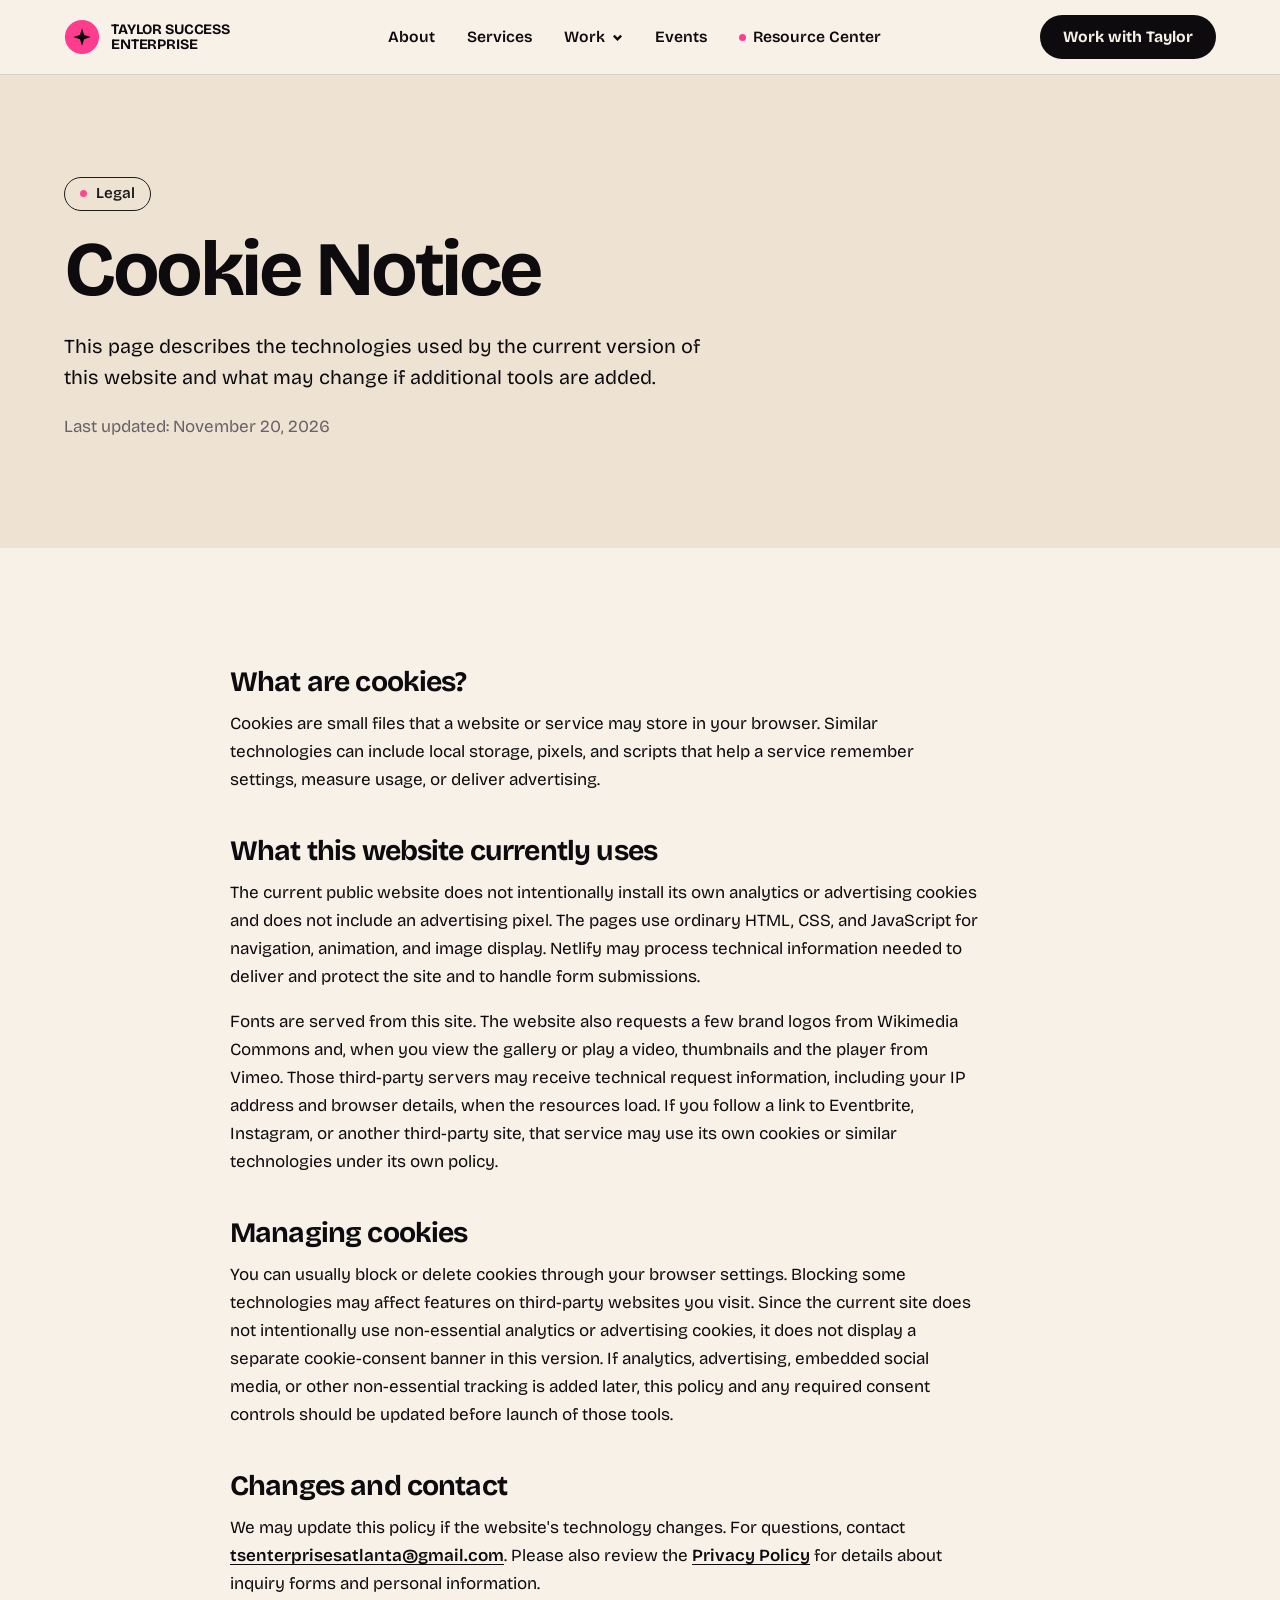
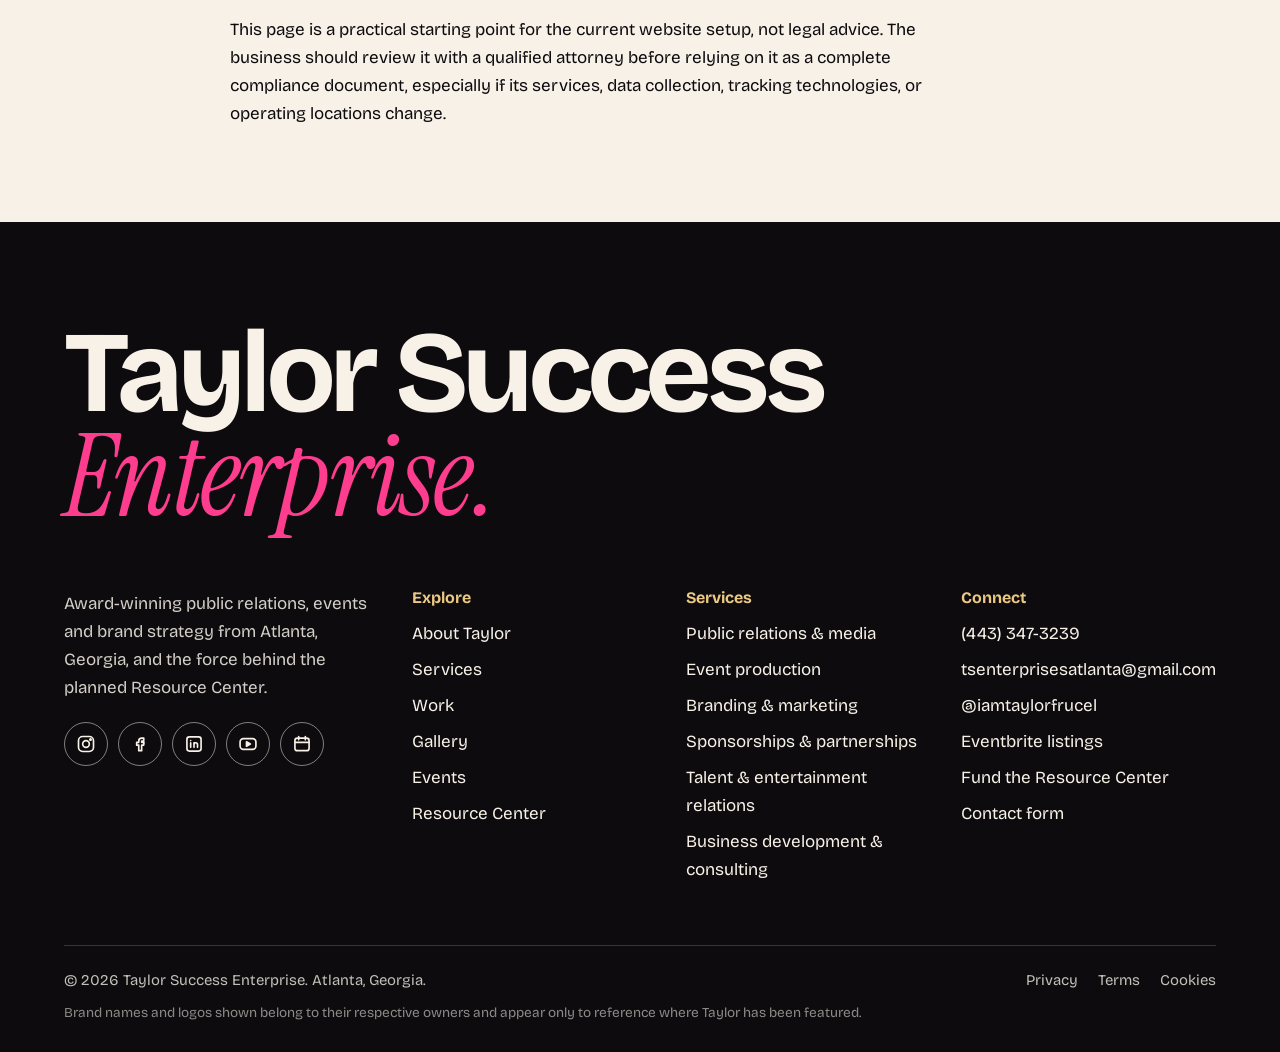
<file: cookies.html>
<!doctype html>
<html lang="en"><head><meta charset="utf-8"><meta name="viewport" content="width=device-width,initial-scale=1,viewport-fit=cover">
<title>Cookie Notice | Taylor Success Enterprise</title><meta name="description" content="Information about cookies and similar technologies on this website."><meta name="robots" content="index,follow,max-image-preview:large,max-snippet:-1"><meta name="theme-color" content="#2340ff">
<link rel="canonical" href="https://taylorssuccessenterprise.com/cookies.html"><link rel="icon" href="assets/favicon.svg" type="image/svg+xml">
<meta property="og:type" content="website"><meta property="og:site_name" content="Taylor Success Enterprise"><meta property="og:locale" content="en_US"><meta property="og:title" content="Cookie Notice | Taylor Success Enterprise"><meta property="og:description" content="Information about cookies and similar technologies on this website."><meta property="og:url" content="https://taylorssuccessenterprise.com/cookies.html"><meta property="og:image" content="https://taylorssuccessenterprise.com/assets/og-image.jpg"><meta property="og:image:width" content="1200"><meta property="og:image:height" content="630"><meta property="og:image:alt" content="Taylor Frucel, Atlanta publicist and event producer">
<meta name="twitter:card" content="summary_large_image"><meta name="twitter:title" content="Cookie Notice | Taylor Success Enterprise"><meta name="twitter:description" content="Information about cookies and similar technologies on this website."><meta name="twitter:image" content="https://taylorssuccessenterprise.com/assets/og-image.jpg">
<link rel="preload" href="assets/fonts/bricolage-grotesque-latin-wght-normal.woff2" as="font" type="font/woff2" crossorigin>
<link rel="stylesheet" href="assets/styles.css">
<script type="application/ld+json">{"@context":"https://schema.org","@graph":[{"@type":["ProfessionalService","Organization"],"@id":"https://taylorssuccessenterprise.com/#org","name":"Taylor Success Enterprise","alternateName":["Taylor Success Enterprise Atlanta","TSE"],"url":"https://taylorssuccessenterprise.com/","description":"Taylor Success Enterprise is a full-service media, branding and public relations agency headquartered in Atlanta, Georgia, specializing in publicity, media relations, red carpet coverage, event production, sponsorships and marketing for corporate, consumer and entertainment clients. Founder Taylor Frucel is also leading the planned Resource Center, a community coworking, learning and event space in Atlanta.","logo":"https://taylorssuccessenterprise.com/assets/og-image.jpg","image":"https://taylorssuccessenterprise.com/assets/og-image.jpg","telephone":"+1-443-347-3239","email":"tsenterprisesatlanta@gmail.com","address":{"@type":"PostalAddress","addressLocality":"Atlanta","addressRegion":"GA","addressCountry":"US"},"areaServed":[{"@type":"City","name":"Atlanta"},{"@type":"Country","name":"United States"},"International"],"founder":{"@id":"https://taylorssuccessenterprise.com/#taylor"},"sameAs":["https://www.instagram.com/iamtaylorfrucel/","https://www.facebook.com/TaylorFrucelWithDaTea/","https://www.linkedin.com/in/taylor-stubbs-362bb41ab/","https://youtube.com/@taylorstubbs-x5h","https://www.eventbrite.com/o/taylor-frucel-iamtaylorfrucel-40862467933"],"knowsAbout":["Public relations","Publicity","Community resource centers","Coworking and event space development","Media relations","Red carpet coverage","Event production","Brand strategy","Social media marketing","Sponsorships and partnerships","Talent relations"],"hasOfferCatalog":{"@type":"OfferCatalog","name":"Services","itemListElement":[{"@type":"Offer","itemOffered":{"@type":"Service","name":"Public relations & media","description":"Press write-ups, media pitching, blog placements, interviews and red carpet coverage that get your story told."}},{"@type":"Offer","itemOffered":{"@type":"Service","name":"Event production","description":"Concept to curtain call. 45+ events produced in Atlanta and 220+ coordinated nationwide."}},{"@type":"Offer","itemOffered":{"@type":"Service","name":"Branding & marketing","description":"Campaigns, social media growth and EPKs that turn a name into a brand people remember."}},{"@type":"Offer","itemOffered":{"@type":"Service","name":"Sponsorships & partnerships","description":"The right brands in the right rooms, with deals that work for everybody at the table."}},{"@type":"Offer","itemOffered":{"@type":"Service","name":"Talent & entertainment relations","description":"Liaison, bookings and relationships for artists, hosts and productions."}},{"@type":"Offer","itemOffered":{"@type":"Service","name":"Business development & consulting","description":"Leadership coaching and growth plans that connect your passion to your purpose."}}]}},{"@type":"Person","@id":"https://taylorssuccessenterprise.com/#taylor","name":"Taylor Frucel","alternateName":["Taylor Stubbs Frucel","Taylor Stubbs"],"jobTitle":"Publicist, Event Producer and Brand Strategist","url":"https://taylorssuccessenterprise.com/about.html","image":"https://taylorssuccessenterprise.com/uploads/taylor/taylor-portrait-blue.jpg","description":"Award-winning Atlanta publicist, entrepreneur, event producer, brand strategist and talent liaison with more than 15 years of experience in marketing, public relations, real estate, business development and brand growth.","worksFor":{"@id":"https://taylorssuccessenterprise.com/#org"},"homeLocation":{"@type":"City","name":"Atlanta, Georgia"},"sameAs":["https://www.instagram.com/iamtaylorfrucel/","https://www.facebook.com/TaylorFrucelWithDaTea/","https://www.linkedin.com/in/taylor-stubbs-362bb41ab/","https://youtube.com/@taylorstubbs-x5h","https://www.eventbrite.com/o/taylor-frucel-iamtaylorfrucel-40862467933"],"knowsAbout":["Public relations","Publicity","Community resource centers","Coworking and event space development","Media relations","Red carpet coverage","Event production","Brand strategy","Social media marketing","Sponsorships and partnerships","Talent relations"],"award":"Award-winning publicist"},{"@type":"WebSite","@id":"https://taylorssuccessenterprise.com/#website","url":"https://taylorssuccessenterprise.com/","name":"Taylor Success Enterprise","publisher":{"@id":"https://taylorssuccessenterprise.com/#org"},"inLanguage":"en-US"}]}</script></head>
<body>
<a class="skip-link" href="#main">Skip to content</a><header class="site-header"><div class="wrap nav"><a class="brand" href="index.html" aria-label="Taylor Success Enterprise, home"><svg viewBox="0 0 40 40" aria-hidden="true"><circle cx="20" cy="20" r="19" fill="#ff3d8f"/><g transform="translate(9 9) scale(.92)"><path d="M12 1.5l2.6 7.9 7.9 2.6-7.9 2.6L12 22.5l-2.6-7.9L1.5 12l7.9-2.6z" fill="#0d0b0e"/></g></svg><span>Taylor Success<br>Enterprise</span></a><ul class="nav-list"><li><a class="nav-link" href="about.html">About</a></li><li><a class="nav-link" href="services.html">Services</a></li><li class="has-sub"><button class="nav-btn" type="button" aria-expanded="false" aria-controls="sub-work">Work<svg viewBox="0 0 12 12" aria-hidden="true"><path d="M2 4l4 4 4-4" fill="none"/></svg></button><div class="sub" id="sub-work"><a href="work.html"><strong>Highlights</strong><span>Six worlds, one reel</span></a><a href="gallery.html"><strong>Full gallery</strong><span>Every photo and video</span></a></div></li><li><a class="nav-link" href="events.html">Events</a></li><li><a class="nav-link is-accent" href="resource-center.html">Resource Center</a></li></ul><a class="btn btn--ink nav-cta" href="contact.html">Work with Taylor</a><button class="menu-toggle" type="button" aria-expanded="false" aria-controls="menu" aria-label="Open menu"><svg class="b" viewBox="0 0 24 24" aria-hidden="true"><path d="M4 8h16M4 16h16"/></svg><svg class="x" viewBox="0 0 24 24" aria-hidden="true"><path d="M6 6l12 12M18 6L6 18"/></svg></button></div><nav class="menu" id="menu" aria-label="Mobile"><div class="menu-group"><a class="menu-top" href="about.html">About</a></div><div class="menu-group"><a class="menu-top" href="services.html">Services</a></div><div class="menu-group"><span class="menu-top">Work</span><div class="menu-kids"><a href="work.html">Highlights</a><a href="gallery.html">Full gallery</a></div></div><div class="menu-group"><a class="menu-top" href="events.html">Events</a></div><div class="menu-group"><a class="menu-top is-accent" href="resource-center.html">Resource Center</a></div><a class="btn btn--gold" href="contact.html">Work with Taylor<svg viewBox="0 0 24 24" aria-hidden="true"><path d="M5 12h14M13 6l6 6-6 6"/></svg></a><div class="menu-meta"><a href="tel:+14433473239">(443) 347-3239</a><a href="mailto:tsenterprisesatlanta@gmail.com">tsenterprisesatlanta@gmail.com</a></div></nav></header><main id="main"><section class="phero phero--sand"><div class="wrap"><span class="chip"><i></i>Legal</span><h1 style="font-size:clamp(2.4rem,6vw,4.8rem)">Cookie Notice</h1>
<p class="lead">This page describes the technologies used by the current version of this website and what may change if additional tools are added.</p><p class="muted">Last updated: November 20, 2026</p></div></section><section class="band band--tight"><div class="wrap legal"><section><h2>What are cookies?</h2><p>Cookies are small files that a website or service may store in your browser. Similar technologies can include local storage, pixels, and scripts that help a service remember settings, measure usage, or deliver advertising.</p></section><section><h2>What this website currently uses</h2><p>The current public website does not intentionally install its own analytics or advertising cookies and does not include an advertising pixel. The pages use ordinary HTML, CSS, and JavaScript for navigation, animation, and image display. Netlify may process technical information needed to deliver and protect the site and to handle form submissions.</p><p>Fonts are served from this site. The website also requests a few brand logos from Wikimedia Commons and, when you view the gallery or play a video, thumbnails and the player from Vimeo. Those third-party servers may receive technical request information, including your IP address and browser details, when the resources load. If you follow a link to Eventbrite, Instagram, or another third-party site, that service may use its own cookies or similar technologies under its own policy.</p></section><section><h2>Managing cookies</h2><p>You can usually block or delete cookies through your browser settings. Blocking some technologies may affect features on third-party websites you visit. Since the current site does not intentionally use non-essential analytics or advertising cookies, it does not display a separate cookie-consent banner in this version. If analytics, advertising, embedded social media, or other non-essential tracking is added later, this policy and any required consent controls should be updated before launch of those tools.</p></section><section><h2>Changes and contact</h2><p>We may update this policy if the website's technology changes. For questions, contact <a href="mailto:tsenterprisesatlanta@gmail.com">tsenterprisesatlanta@gmail.com</a>. Please also review the <a href="privacy.html">Privacy Policy</a> for details about inquiry forms and personal information.</p></section><p class="notice">This page is a practical starting point for the current website setup, not legal advice. The business should review it with a qualified attorney before relying on it as a complete compliance document, especially if its services, data collection, tracking technologies, or operating locations change.</p></div></section></main><footer class="site-footer"><div class="wrap"><p class="foot-mark">Taylor Success <em>Enterprise.</em></p><div class="foot-grid"><div><p class="foot-copy">Award-winning public relations, events and brand strategy from Atlanta, Georgia, and the force behind the planned Resource Center.</p><div class="socials"><a href="https://www.instagram.com/iamtaylorfrucel/" rel="noopener" target="_blank" aria-label="Instagram"><svg viewBox="0 0 24 24" aria-hidden="true"><rect x="3" y="3" width="18" height="18" rx="5"/><circle cx="12" cy="12" r="4"/><circle cx="17.4" cy="6.6" r=".8" fill="currentColor"/></svg></a><a href="https://www.facebook.com/TaylorFrucelWithDaTea/" rel="noopener" target="_blank" aria-label="Facebook"><svg viewBox="0 0 24 24" aria-hidden="true"><path d="M14 8.5h2.5V5H14c-2.2 0-3.5 1.4-3.5 3.5V10H8v3.4h2.5V20H14v-6.6h2.4l.4-3.4H14V8.9c0-.3.2-.4.5-.4z"/></svg></a><a href="https://www.linkedin.com/in/taylor-stubbs-362bb41ab/" rel="noopener" target="_blank" aria-label="LinkedIn"><svg viewBox="0 0 24 24" aria-hidden="true"><rect x="3.5" y="3.5" width="17" height="17" rx="3"/><path d="M8 10.5V16M8 7.8v.1M12 16v-3.2c0-1.4 1-2.3 2.2-2.3s2 .9 2 2.3V16M12 10.5V16"/></svg></a><a href="https://youtube.com/@taylorstubbs-x5h" rel="noopener" target="_blank" aria-label="YouTube"><svg viewBox="0 0 24 24" aria-hidden="true"><rect x="2.5" y="5.5" width="19" height="13" rx="4"/><path d="M10.2 9.4v5.2l4.6-2.6z" fill="currentColor"/></svg></a><a href="https://www.eventbrite.com/o/taylor-frucel-iamtaylorfrucel-40862467933" rel="noopener" target="_blank" aria-label="Eventbrite"><svg viewBox="0 0 24 24" aria-hidden="true"><rect x="3.5" y="5" width="17" height="15" rx="3"/><path d="M8 3v4M16 3v4M3.5 10h17"/></svg></a></div></div><div><h3>Explore</h3><ul><li><a href="about.html">About Taylor</a></li><li><a href="services.html">Services</a></li><li><a href="work.html">Work</a></li><li><a href="gallery.html">Gallery</a></li><li><a href="events.html">Events</a></li><li><a href="resource-center.html">Resource Center</a></li></ul></div><div><h3>Services</h3><ul><li><a href="services.html#public-relations">Public relations &amp; media</a></li><li><a href="services.html#event-production">Event production</a></li><li><a href="services.html#branding-marketing">Branding &amp; marketing</a></li><li><a href="services.html#sponsorships-partnerships">Sponsorships &amp; partnerships</a></li><li><a href="services.html#talent-entertainment">Talent &amp; entertainment relations</a></li><li><a href="services.html#business-development">Business development &amp; consulting</a></li></ul></div><div><h3>Connect</h3><ul><li><a href="tel:+14433473239">(443) 347-3239</a></li><li><a href="mailto:tsenterprisesatlanta@gmail.com">tsenterprisesatlanta@gmail.com</a></li><li><a href="https://www.instagram.com/iamtaylorfrucel/" rel="noopener" target="_blank">@iamtaylorfrucel</a></li><li><a href="https://www.eventbrite.com/o/taylor-frucel-iamtaylorfrucel-40862467933" rel="noopener" target="_blank">Eventbrite listings</a></li><li><a href="contact.html?service=Resource%20Center%20Funding%20%26%20Partnerships">Fund the Resource Center</a></li><li><a href="contact.html">Contact form</a></li></ul></div></div><div class="foot-base"><span>&copy; 2026 Taylor Success Enterprise. Atlanta, Georgia.</span><nav aria-label="Legal"><a href="privacy.html">Privacy</a><a href="terms.html">Terms</a><a href="cookies.html">Cookies</a></nav><p class="foot-tm">Brand names and logos shown belong to their respective owners and appear only to reference where Taylor has been featured.</p></div></div></footer><script src="assets/site.js" defer></script></body></html>
</file>
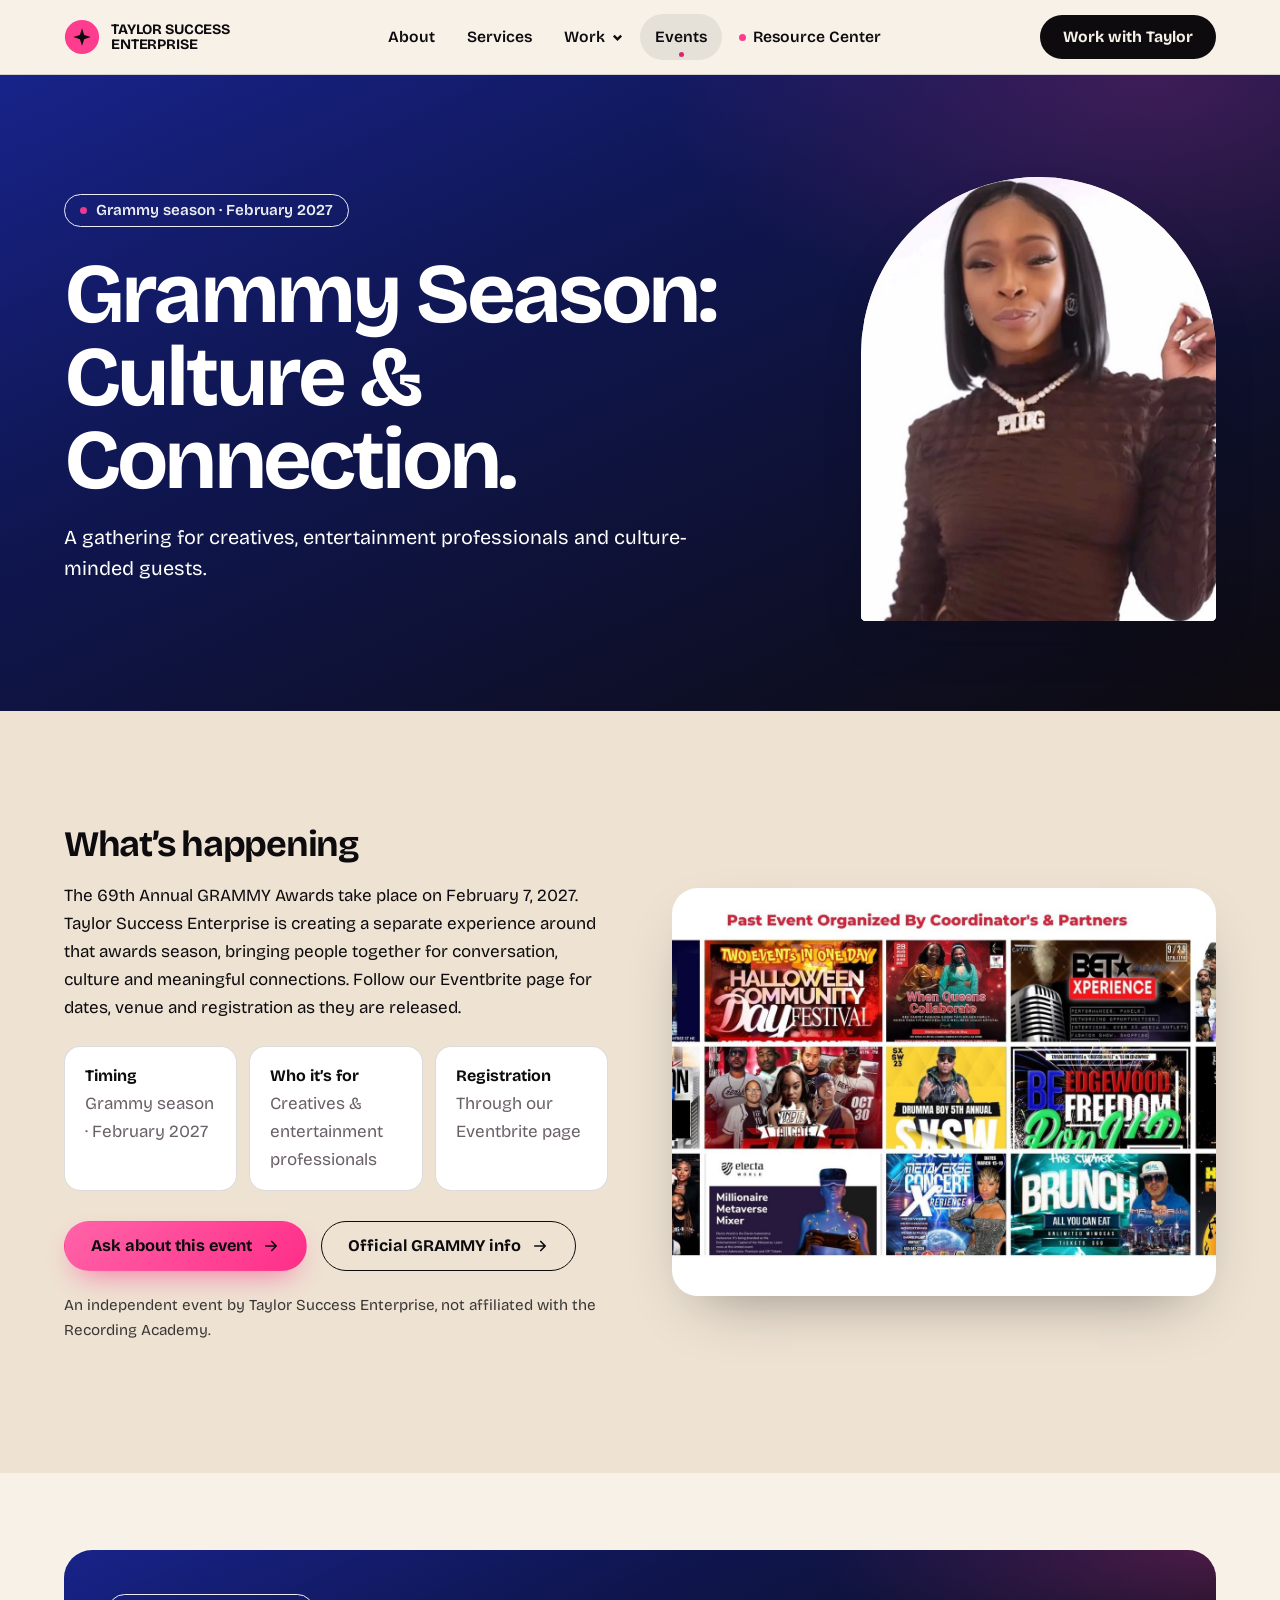
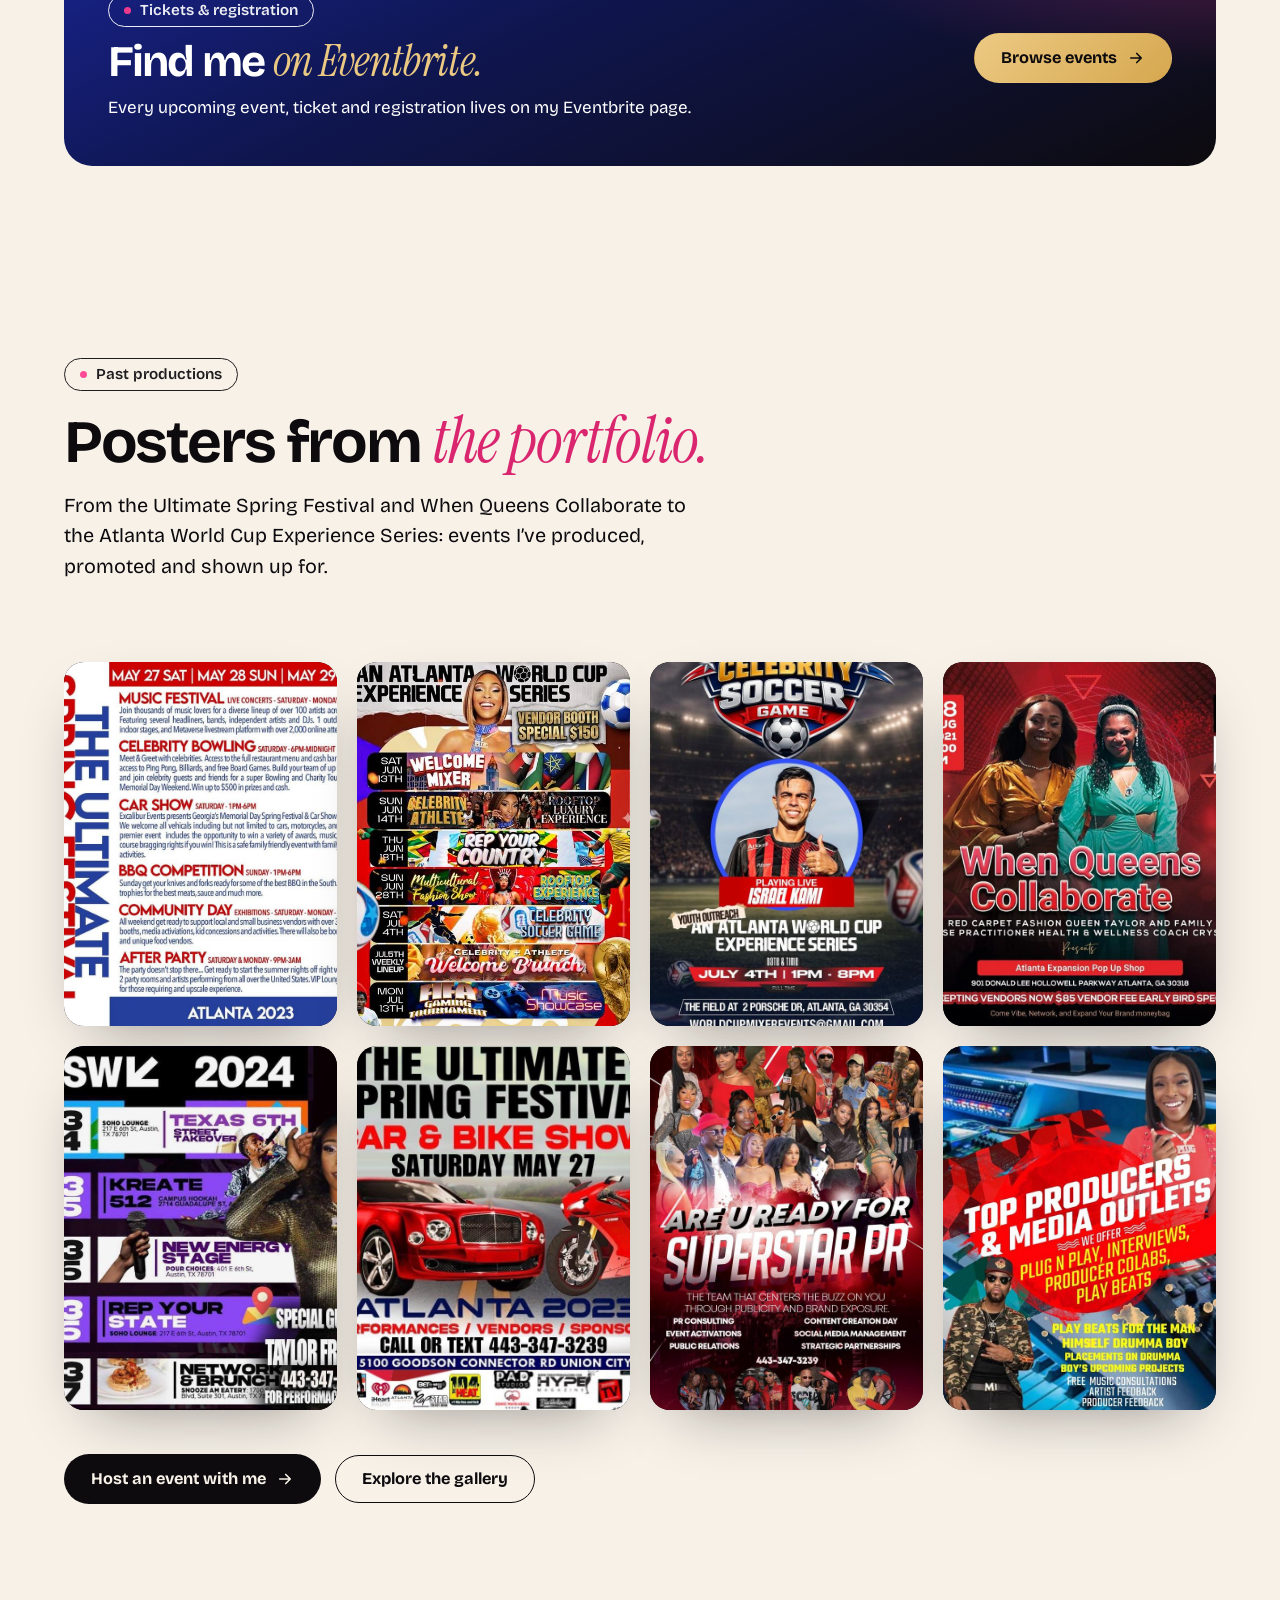
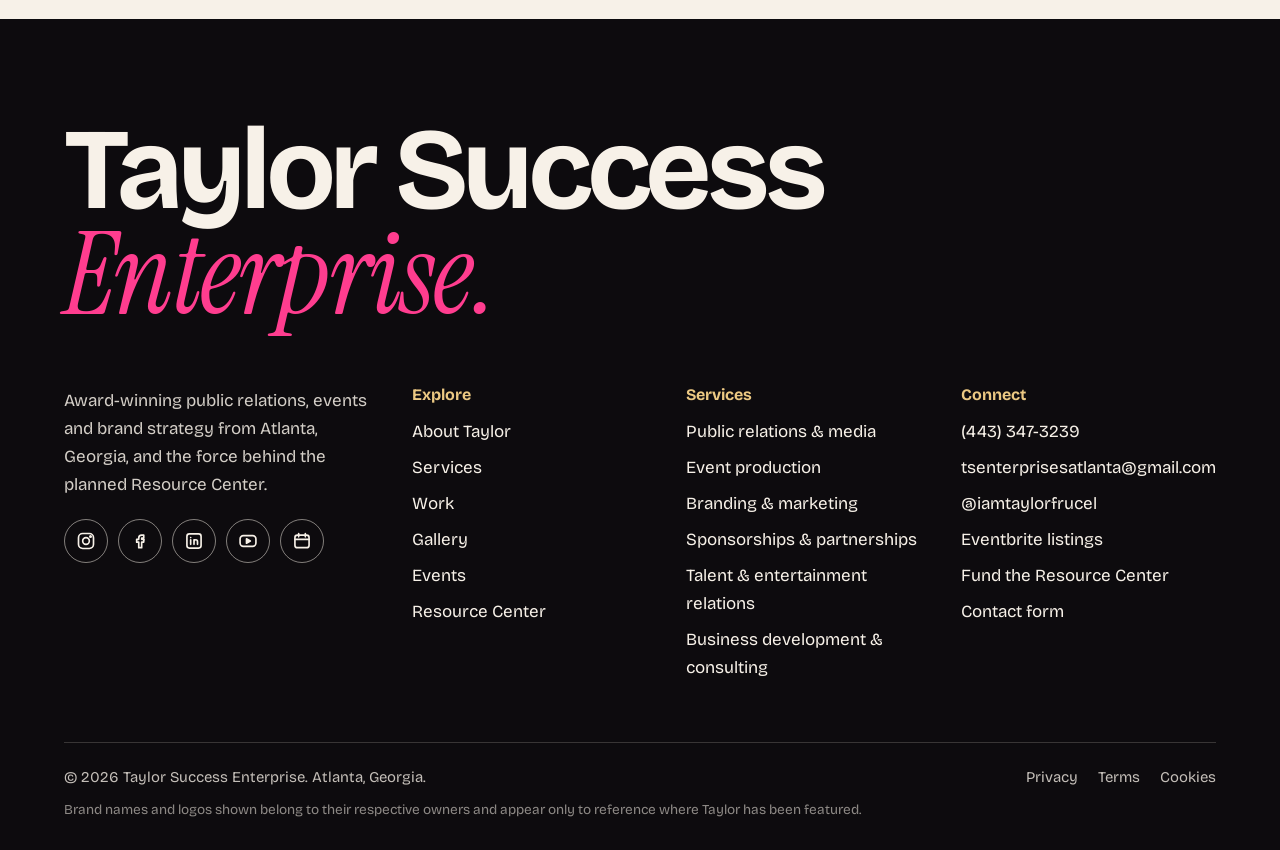
<file: events.html>
<!doctype html>
<html lang="en"><head><meta charset="utf-8"><meta name="viewport" content="width=device-width,initial-scale=1,viewport-fit=cover">
<title>Grammy Season 2027 &amp; Past Events | Taylor Success Enterprise</title><meta name="description" content="Grammy season 2027 and past events produced by Atlanta event producer Taylor Frucel, including World Cup activations, festivals and community events."><meta name="robots" content="index,follow,max-image-preview:large,max-snippet:-1"><meta name="theme-color" content="#2340ff">
<link rel="canonical" href="https://taylorssuccessenterprise.com/events.html"><link rel="icon" href="assets/favicon.svg" type="image/svg+xml">
<meta property="og:type" content="website"><meta property="og:site_name" content="Taylor Success Enterprise"><meta property="og:locale" content="en_US"><meta property="og:title" content="Grammy Season 2027 &amp; Past Events | Taylor Success Enterprise"><meta property="og:description" content="Grammy season 2027 and past events produced by Atlanta event producer Taylor Frucel, including World Cup activations, festivals and community events."><meta property="og:url" content="https://taylorssuccessenterprise.com/events.html"><meta property="og:image" content="https://taylorssuccessenterprise.com/assets/og-image.jpg"><meta property="og:image:width" content="1200"><meta property="og:image:height" content="630"><meta property="og:image:alt" content="Taylor Frucel, Atlanta publicist and event producer">
<meta name="twitter:card" content="summary_large_image"><meta name="twitter:title" content="Grammy Season 2027 &amp; Past Events | Taylor Success Enterprise"><meta name="twitter:description" content="Grammy season 2027 and past events produced by Atlanta event producer Taylor Frucel, including World Cup activations, festivals and community events."><meta name="twitter:image" content="https://taylorssuccessenterprise.com/assets/og-image.jpg">
<link rel="preload" href="assets/fonts/bricolage-grotesque-latin-wght-normal.woff2" as="font" type="font/woff2" crossorigin>
<link rel="stylesheet" href="assets/styles.css">
<script type="application/ld+json">{"@context":"https://schema.org","@graph":[{"@type":["ProfessionalService","Organization"],"@id":"https://taylorssuccessenterprise.com/#org","name":"Taylor Success Enterprise","alternateName":["Taylor Success Enterprise Atlanta","TSE"],"url":"https://taylorssuccessenterprise.com/","description":"Taylor Success Enterprise is a full-service media, branding and public relations agency headquartered in Atlanta, Georgia, specializing in publicity, media relations, red carpet coverage, event production, sponsorships and marketing for corporate, consumer and entertainment clients. Founder Taylor Frucel is also leading the planned Resource Center, a community coworking, learning and event space in Atlanta.","logo":"https://taylorssuccessenterprise.com/assets/og-image.jpg","image":"https://taylorssuccessenterprise.com/assets/og-image.jpg","telephone":"+1-443-347-3239","email":"tsenterprisesatlanta@gmail.com","address":{"@type":"PostalAddress","addressLocality":"Atlanta","addressRegion":"GA","addressCountry":"US"},"areaServed":[{"@type":"City","name":"Atlanta"},{"@type":"Country","name":"United States"},"International"],"founder":{"@id":"https://taylorssuccessenterprise.com/#taylor"},"sameAs":["https://www.instagram.com/iamtaylorfrucel/","https://www.facebook.com/TaylorFrucelWithDaTea/","https://www.linkedin.com/in/taylor-stubbs-362bb41ab/","https://youtube.com/@taylorstubbs-x5h","https://www.eventbrite.com/o/taylor-frucel-iamtaylorfrucel-40862467933"],"knowsAbout":["Public relations","Publicity","Community resource centers","Coworking and event space development","Media relations","Red carpet coverage","Event production","Brand strategy","Social media marketing","Sponsorships and partnerships","Talent relations"],"hasOfferCatalog":{"@type":"OfferCatalog","name":"Services","itemListElement":[{"@type":"Offer","itemOffered":{"@type":"Service","name":"Public relations & media","description":"Press write-ups, media pitching, blog placements, interviews and red carpet coverage that get your story told."}},{"@type":"Offer","itemOffered":{"@type":"Service","name":"Event production","description":"Concept to curtain call. 45+ events produced in Atlanta and 220+ coordinated nationwide."}},{"@type":"Offer","itemOffered":{"@type":"Service","name":"Branding & marketing","description":"Campaigns, social media growth and EPKs that turn a name into a brand people remember."}},{"@type":"Offer","itemOffered":{"@type":"Service","name":"Sponsorships & partnerships","description":"The right brands in the right rooms, with deals that work for everybody at the table."}},{"@type":"Offer","itemOffered":{"@type":"Service","name":"Talent & entertainment relations","description":"Liaison, bookings and relationships for artists, hosts and productions."}},{"@type":"Offer","itemOffered":{"@type":"Service","name":"Business development & consulting","description":"Leadership coaching and growth plans that connect your passion to your purpose."}}]}},{"@type":"Person","@id":"https://taylorssuccessenterprise.com/#taylor","name":"Taylor Frucel","alternateName":["Taylor Stubbs Frucel","Taylor Stubbs"],"jobTitle":"Publicist, Event Producer and Brand Strategist","url":"https://taylorssuccessenterprise.com/about.html","image":"https://taylorssuccessenterprise.com/uploads/taylor/taylor-portrait-blue.jpg","description":"Award-winning Atlanta publicist, entrepreneur, event producer, brand strategist and talent liaison with more than 15 years of experience in marketing, public relations, real estate, business development and brand growth.","worksFor":{"@id":"https://taylorssuccessenterprise.com/#org"},"homeLocation":{"@type":"City","name":"Atlanta, Georgia"},"sameAs":["https://www.instagram.com/iamtaylorfrucel/","https://www.facebook.com/TaylorFrucelWithDaTea/","https://www.linkedin.com/in/taylor-stubbs-362bb41ab/","https://youtube.com/@taylorstubbs-x5h","https://www.eventbrite.com/o/taylor-frucel-iamtaylorfrucel-40862467933"],"knowsAbout":["Public relations","Publicity","Community resource centers","Coworking and event space development","Media relations","Red carpet coverage","Event production","Brand strategy","Social media marketing","Sponsorships and partnerships","Talent relations"],"award":"Award-winning publicist"},{"@type":"WebSite","@id":"https://taylorssuccessenterprise.com/#website","url":"https://taylorssuccessenterprise.com/","name":"Taylor Success Enterprise","publisher":{"@id":"https://taylorssuccessenterprise.com/#org"},"inLanguage":"en-US"},{"@type":"BreadcrumbList","itemListElement":[{"@type":"ListItem","position":1,"name":"Home","item":"https://taylorssuccessenterprise.com/"},{"@type":"ListItem","position":2,"name":"Events","item":"https://taylorssuccessenterprise.com/events.html"}]}]}</script></head>
<body>
<a class="skip-link" href="#main">Skip to content</a><header class="site-header"><div class="wrap nav"><a class="brand" href="index.html" aria-label="Taylor Success Enterprise, home"><svg viewBox="0 0 40 40" aria-hidden="true"><circle cx="20" cy="20" r="19" fill="#ff3d8f"/><g transform="translate(9 9) scale(.92)"><path d="M12 1.5l2.6 7.9 7.9 2.6-7.9 2.6L12 22.5l-2.6-7.9L1.5 12l7.9-2.6z" fill="#0d0b0e"/></g></svg><span>Taylor Success<br>Enterprise</span></a><ul class="nav-list"><li><a class="nav-link" href="about.html">About</a></li><li><a class="nav-link" href="services.html">Services</a></li><li class="has-sub"><button class="nav-btn" type="button" aria-expanded="false" aria-controls="sub-work">Work<svg viewBox="0 0 12 12" aria-hidden="true"><path d="M2 4l4 4 4-4" fill="none"/></svg></button><div class="sub" id="sub-work"><a href="work.html"><strong>Highlights</strong><span>Six worlds, one reel</span></a><a href="gallery.html"><strong>Full gallery</strong><span>Every photo and video</span></a></div></li><li><a class="nav-link is-current" href="events.html" aria-current="page">Events</a></li><li><a class="nav-link is-accent" href="resource-center.html">Resource Center</a></li></ul><a class="btn btn--ink nav-cta" href="contact.html">Work with Taylor</a><button class="menu-toggle" type="button" aria-expanded="false" aria-controls="menu" aria-label="Open menu"><svg class="b" viewBox="0 0 24 24" aria-hidden="true"><path d="M4 8h16M4 16h16"/></svg><svg class="x" viewBox="0 0 24 24" aria-hidden="true"><path d="M6 6l12 12M18 6L6 18"/></svg></button></div><nav class="menu" id="menu" aria-label="Mobile"><div class="menu-group"><a class="menu-top" href="about.html">About</a></div><div class="menu-group"><a class="menu-top" href="services.html">Services</a></div><div class="menu-group"><span class="menu-top">Work</span><div class="menu-kids"><a href="work.html">Highlights</a><a href="gallery.html">Full gallery</a></div></div><div class="menu-group"><a class="menu-top is-current" href="events.html" aria-current="page">Events</a></div><div class="menu-group"><a class="menu-top is-accent" href="resource-center.html">Resource Center</a></div><a class="btn btn--gold" href="contact.html">Work with Taylor<svg viewBox="0 0 24 24" aria-hidden="true"><path d="M5 12h14M13 6l6 6-6 6"/></svg></a><div class="menu-meta"><a href="tel:+14433473239">(443) 347-3239</a><a href="mailto:tsenterprisesatlanta@gmail.com">tsenterprisesatlanta@gmail.com</a></div></nav></header><main id="main"><section class="phero band--night"><div class="wrap phero-grid phero-grid--photo"><div>
<span class="chip"><i></i><span data-cms-text="grammy_eyebrow">Grammy season · February 2027</span></span>
<h1 data-cms-text="grammy_title" style="margin-top:4px">Grammy Season: Culture &amp; Connection.</h1>
<p class="lead" style="margin-top:22px" data-cms-text="grammy_subtitle">A gathering for creatives, entertainment professionals and culture-minded guests.</p></div>
<div class="phero-photo"><img data-cms-image="events_hero" src="uploads/taylor/taylor-portrait-plug-chain.jpg" alt="Taylor Frucel smiling in a brown textured top and PLUG chain" width="1080" height="1080" fetchpriority="high"></div></div></section>
<section class="band band--sand"><div class="wrap split"><div class="prose"><h2 class="d3" style="margin-bottom:18px">What&rsquo;s happening</h2>
<p data-cms-text="grammy_description">The 69th Annual GRAMMY Awards take place on February 7, 2027. Taylor Success Enterprise is creating a separate experience around that awards season, bringing people together for conversation, culture and meaningful connections. Follow our Eventbrite page for dates, venue and registration as they are released.</p>
<div class="event-facts"><div class="event-fact"><strong>Timing</strong><p data-cms-text="grammy_timing">Grammy season · February 2027</p></div>
<div class="event-fact"><strong>Who it&rsquo;s for</strong><p data-cms-text="grammy_audience">Creatives &amp; entertainment professionals</p></div>
<div class="event-fact"><strong>Registration</strong><p data-cms-text="grammy_registration">Through our Eventbrite page</p></div></div>
<div class="btn-row"><a class="btn" href="contact.html?service=Event%20Sponsorship"><span data-cms-text="grammy_cta_label">Ask about this event</span><svg viewBox="0 0 24 24" aria-hidden="true"><path d="M5 12h14M13 6l6 6-6 6"/></svg></a>
<a class="btn btn--ghost" href="https://www.grammy.com/news/2027-grammys-show-air-date-nominations-announced/" rel="noopener" target="_blank">Official GRAMMY info<svg viewBox="0 0 24 24" aria-hidden="true"><path d="M5 12h14M13 6l6 6-6 6"/></svg></a></div>
<p class="note" style="margin-top:22px">An independent event by Taylor Success Enterprise, not affiliated with the Recording Academy.</p></div>
<div class="photo photo--wide"><img data-cms-image="events_side" src="uploads/taylor/past-events-collage-1.jpg" alt="Collage of past events organized by Taylor Frucel and partners" width="1600" height="900" loading="lazy" decoding="async"></div></div></section><section class="band band--tight"><div class="wrap"><div class="nextup"><div><span class="chip"><i></i>Tickets &amp; registration</span><h2>Find me <em>on Eventbrite.</em></h2><p style="max-width:56ch;margin:0">Every upcoming event, ticket and registration lives on my Eventbrite page.</p></div>
<div class="btn-row"><a class="btn btn--gold" href="https://www.eventbrite.com/o/taylor-frucel-iamtaylorfrucel-40862467933" rel="noopener" target="_blank">Browse events<svg viewBox="0 0 24 24" aria-hidden="true"><path d="M5 12h14M13 6l6 6-6 6"/></svg></a></div></div></div></section><section class="band"><div class="wrap"><div class="sec-head"><span class="chip"><i></i>Past productions</span><h2 class="d2">Posters from <em>the portfolio.</em></h2>
<p class="lead">From the Ultimate Spring Festival and When Queens Collaborate to the Atlanta World Cup Experience Series: events I&rsquo;ve produced, promoted and shown up for.</p></div><div class="posters"><div class="poster"><img data-cms-image="events_poster_1" src="uploads/taylor/m/flyer-ultimate-spring-festival.jpg" alt="The Ultimate Spring Festival, Atlanta 2023 flyer" width="900" height="900" loading="lazy" decoding="async"></div><div class="poster"><img data-cms-image="events_poster_2" src="uploads/taylor/m/flyer-world-cup-experience.jpg" alt="Atlanta World Cup Experience Series flyer" width="506" height="900" loading="lazy" decoding="async"></div><div class="poster"><img data-cms-image="events_poster_3" src="uploads/taylor/m/flyer-celebrity-soccer-game.jpg" alt="Celebrity Soccer Game flyer" width="600" height="900" loading="lazy" decoding="async"></div><div class="poster"><img data-cms-image="events_poster_4" src="uploads/taylor/m/flyer-when-queens-collaborate.jpg" alt="When Queens Collaborate pop-up shop flyer, Atlanta" width="900" height="900" loading="lazy" decoding="async"></div><div class="poster"><img data-cms-image="events_poster_5" src="uploads/taylor/m/flyer-sxsw-2024-special-guest.jpg" alt="SXSW 2024 lineup flyer with Taylor Frucel as special guest" width="900" height="839" loading="lazy" decoding="async"></div><div class="poster"><img data-cms-image="events_poster_6" src="uploads/taylor/m/flyer-spring-festival-car-bike-show.jpg" alt="Ultimate Spring Festival Car and Bike Show flyer" width="828" height="780" loading="lazy" decoding="async"></div><div class="poster"><img data-cms-image="events_poster_7" src="uploads/taylor/m/flyer-superstar-pr.jpg" alt="Are U Ready for Superstar PR flyer" width="612" height="900" loading="lazy" decoding="async"></div><div class="poster"><img data-cms-image="events_poster_8" src="uploads/taylor/m/flyer-top-producers-media.jpg" alt="Top Producers and Media Outlets flyer" width="694" height="900" loading="lazy" decoding="async"></div></div>
<div class="btn-row" style="margin-top:44px"><a class="btn btn--ink" href="contact.html?service=Event%20Production">Host an event with me<svg viewBox="0 0 24 24" aria-hidden="true"><path d="M5 12h14M13 6l6 6-6 6"/></svg></a><a class="btn btn--ghost" href="gallery.html">Explore the gallery</a></div></div></section></main><footer class="site-footer"><div class="wrap"><p class="foot-mark">Taylor Success <em>Enterprise.</em></p><div class="foot-grid"><div><p class="foot-copy">Award-winning public relations, events and brand strategy from Atlanta, Georgia, and the force behind the planned Resource Center.</p><div class="socials"><a href="https://www.instagram.com/iamtaylorfrucel/" rel="noopener" target="_blank" aria-label="Instagram"><svg viewBox="0 0 24 24" aria-hidden="true"><rect x="3" y="3" width="18" height="18" rx="5"/><circle cx="12" cy="12" r="4"/><circle cx="17.4" cy="6.6" r=".8" fill="currentColor"/></svg></a><a href="https://www.facebook.com/TaylorFrucelWithDaTea/" rel="noopener" target="_blank" aria-label="Facebook"><svg viewBox="0 0 24 24" aria-hidden="true"><path d="M14 8.5h2.5V5H14c-2.2 0-3.5 1.4-3.5 3.5V10H8v3.4h2.5V20H14v-6.6h2.4l.4-3.4H14V8.9c0-.3.2-.4.5-.4z"/></svg></a><a href="https://www.linkedin.com/in/taylor-stubbs-362bb41ab/" rel="noopener" target="_blank" aria-label="LinkedIn"><svg viewBox="0 0 24 24" aria-hidden="true"><rect x="3.5" y="3.5" width="17" height="17" rx="3"/><path d="M8 10.5V16M8 7.8v.1M12 16v-3.2c0-1.4 1-2.3 2.2-2.3s2 .9 2 2.3V16M12 10.5V16"/></svg></a><a href="https://youtube.com/@taylorstubbs-x5h" rel="noopener" target="_blank" aria-label="YouTube"><svg viewBox="0 0 24 24" aria-hidden="true"><rect x="2.5" y="5.5" width="19" height="13" rx="4"/><path d="M10.2 9.4v5.2l4.6-2.6z" fill="currentColor"/></svg></a><a href="https://www.eventbrite.com/o/taylor-frucel-iamtaylorfrucel-40862467933" rel="noopener" target="_blank" aria-label="Eventbrite"><svg viewBox="0 0 24 24" aria-hidden="true"><rect x="3.5" y="5" width="17" height="15" rx="3"/><path d="M8 3v4M16 3v4M3.5 10h17"/></svg></a></div></div><div><h3>Explore</h3><ul><li><a href="about.html">About Taylor</a></li><li><a href="services.html">Services</a></li><li><a href="work.html">Work</a></li><li><a href="gallery.html">Gallery</a></li><li><a href="events.html">Events</a></li><li><a href="resource-center.html">Resource Center</a></li></ul></div><div><h3>Services</h3><ul><li><a href="services.html#public-relations">Public relations &amp; media</a></li><li><a href="services.html#event-production">Event production</a></li><li><a href="services.html#branding-marketing">Branding &amp; marketing</a></li><li><a href="services.html#sponsorships-partnerships">Sponsorships &amp; partnerships</a></li><li><a href="services.html#talent-entertainment">Talent &amp; entertainment relations</a></li><li><a href="services.html#business-development">Business development &amp; consulting</a></li></ul></div><div><h3>Connect</h3><ul><li><a href="tel:+14433473239">(443) 347-3239</a></li><li><a href="mailto:tsenterprisesatlanta@gmail.com">tsenterprisesatlanta@gmail.com</a></li><li><a href="https://www.instagram.com/iamtaylorfrucel/" rel="noopener" target="_blank">@iamtaylorfrucel</a></li><li><a href="https://www.eventbrite.com/o/taylor-frucel-iamtaylorfrucel-40862467933" rel="noopener" target="_blank">Eventbrite listings</a></li><li><a href="contact.html?service=Resource%20Center%20Funding%20%26%20Partnerships">Fund the Resource Center</a></li><li><a href="contact.html">Contact form</a></li></ul></div></div><div class="foot-base"><span>&copy; 2026 Taylor Success Enterprise. Atlanta, Georgia.</span><nav aria-label="Legal"><a href="privacy.html">Privacy</a><a href="terms.html">Terms</a><a href="cookies.html">Cookies</a></nav><p class="foot-tm">Brand names and logos shown belong to their respective owners and appear only to reference where Taylor has been featured.</p></div></div></footer><script src="assets/site.js" defer></script></body></html>
</file>
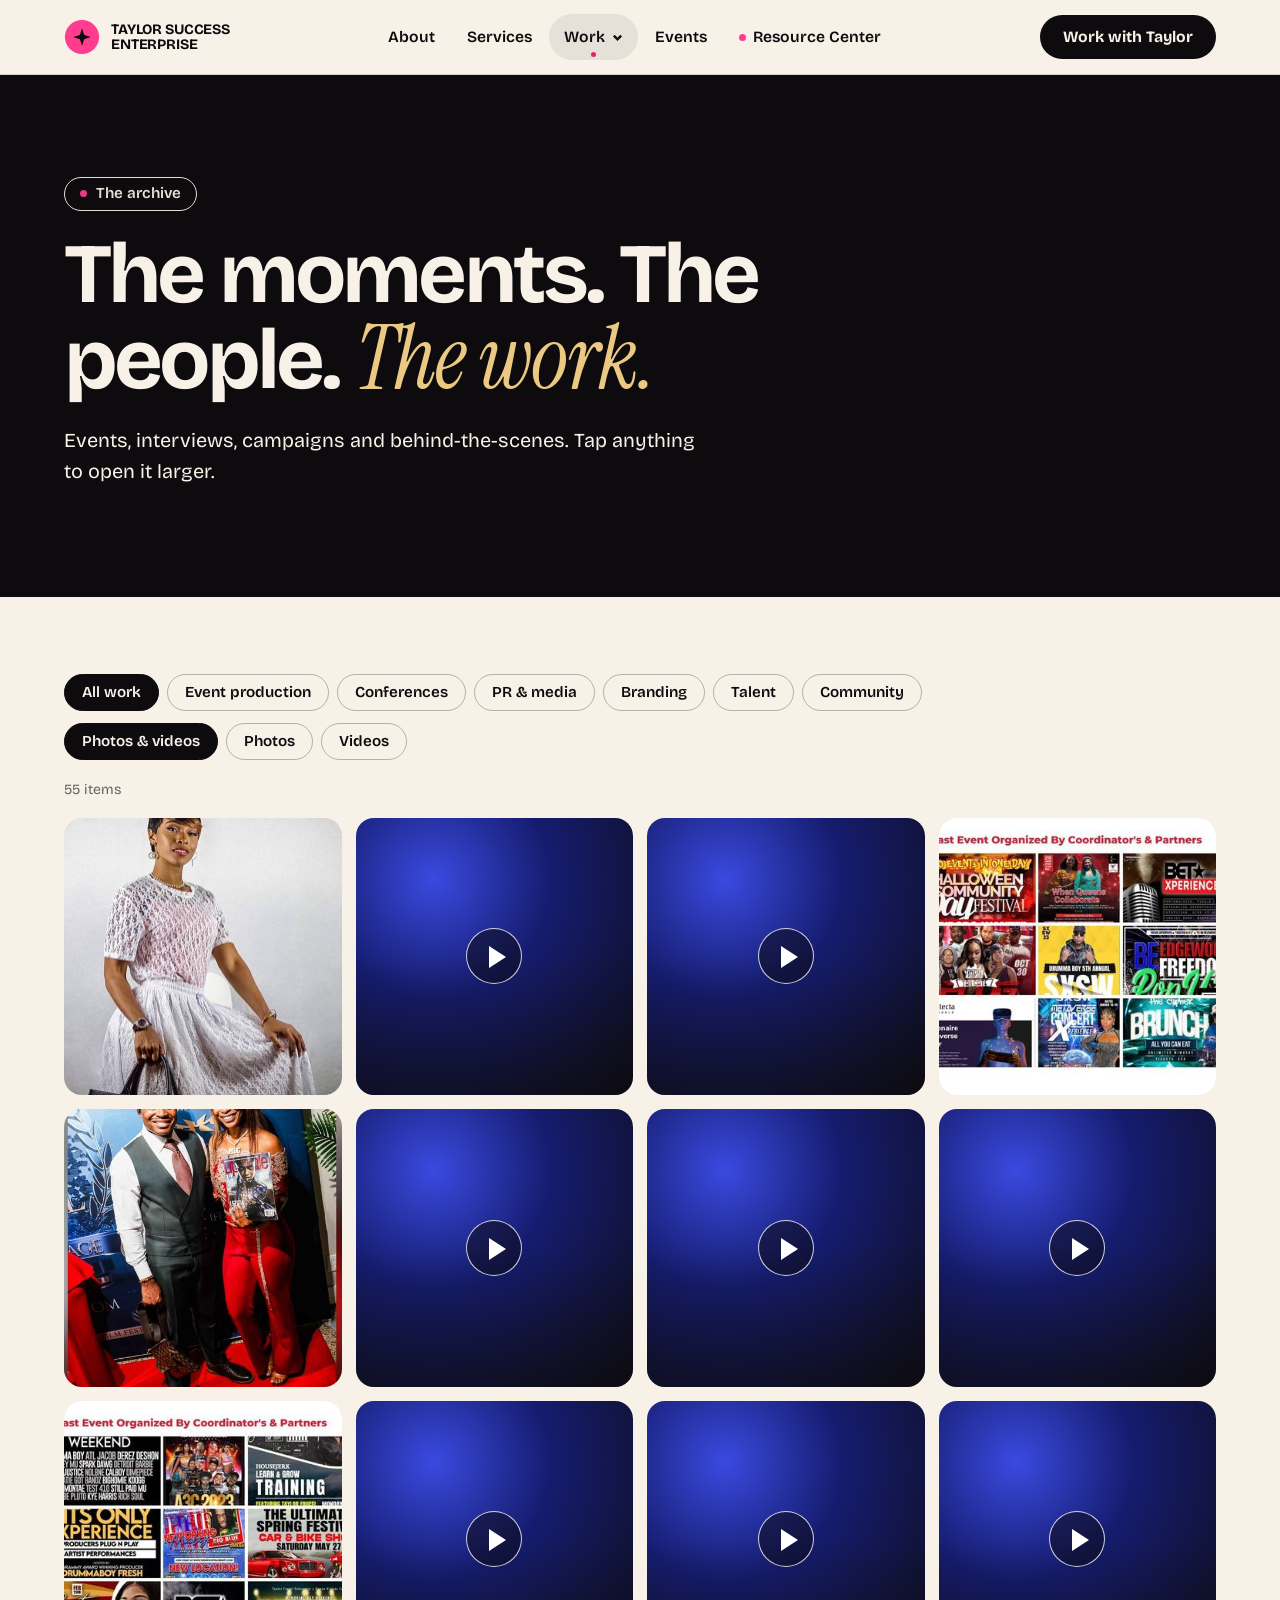
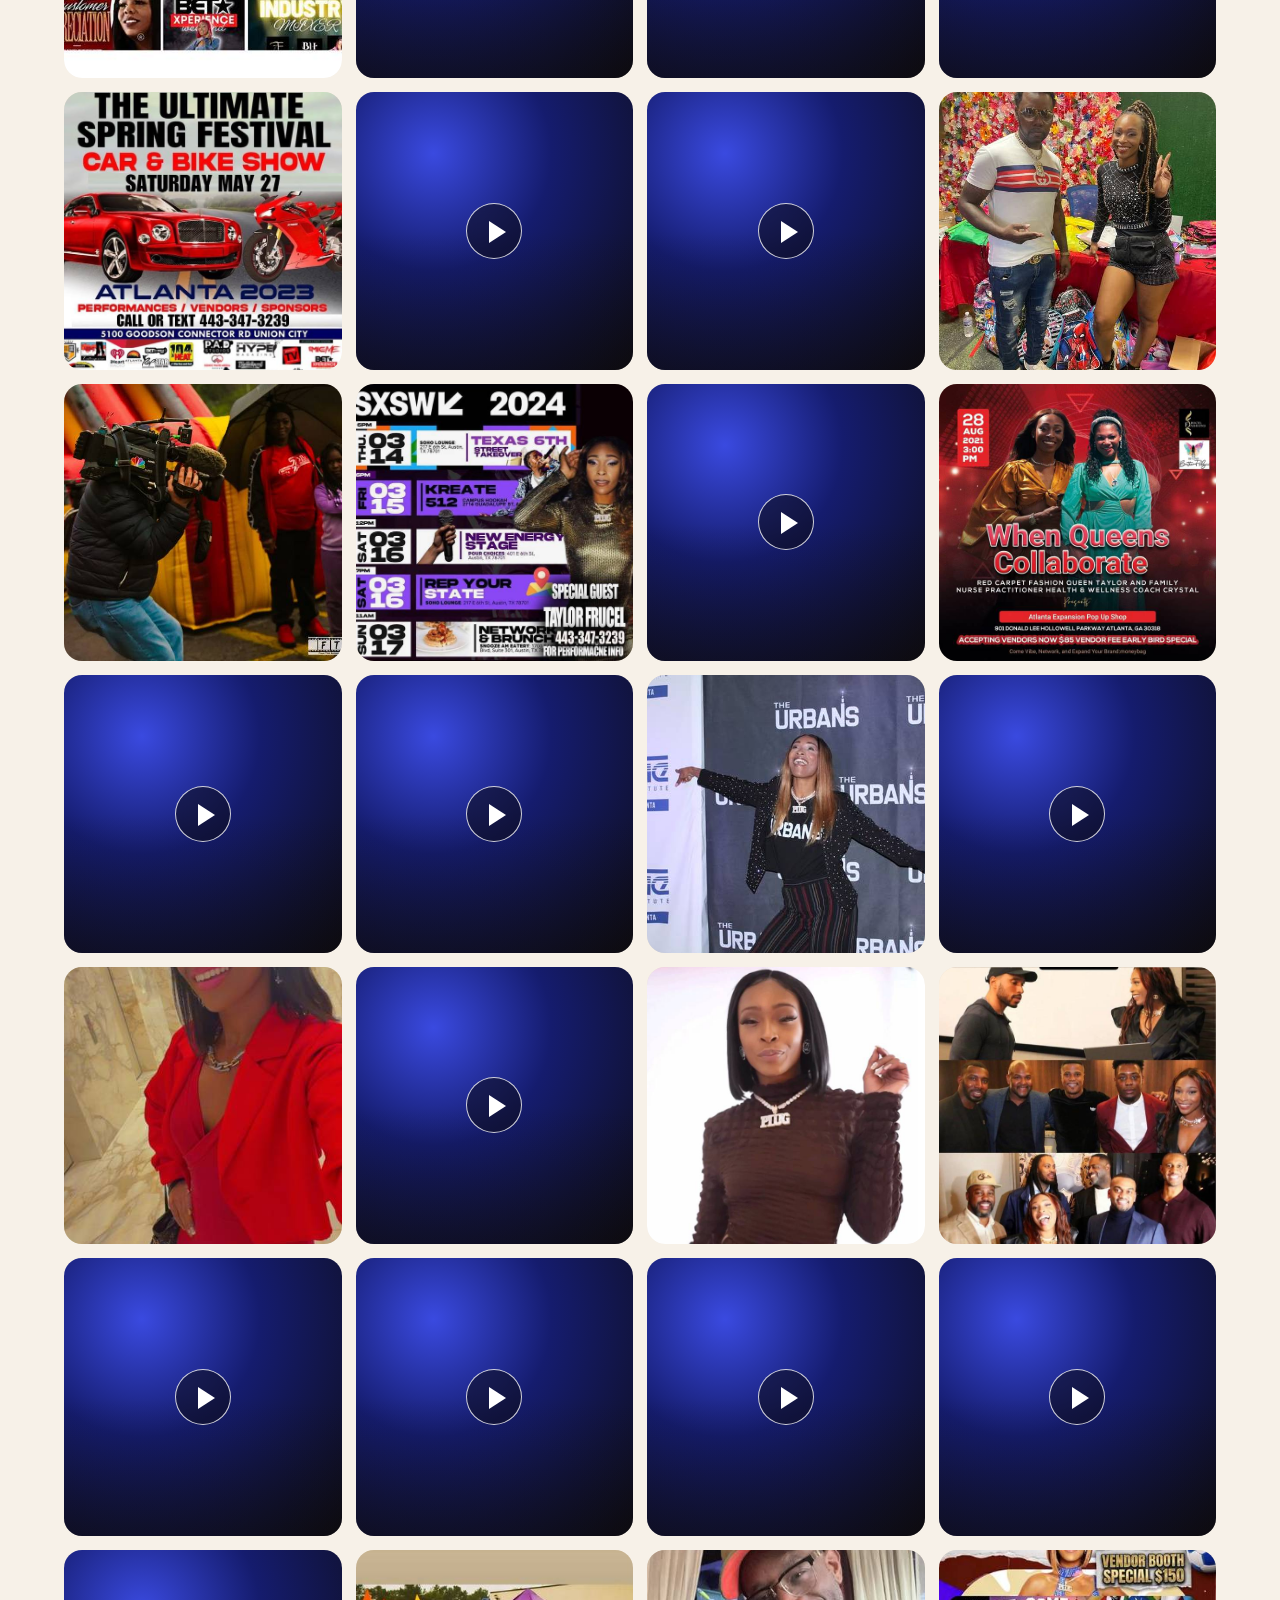
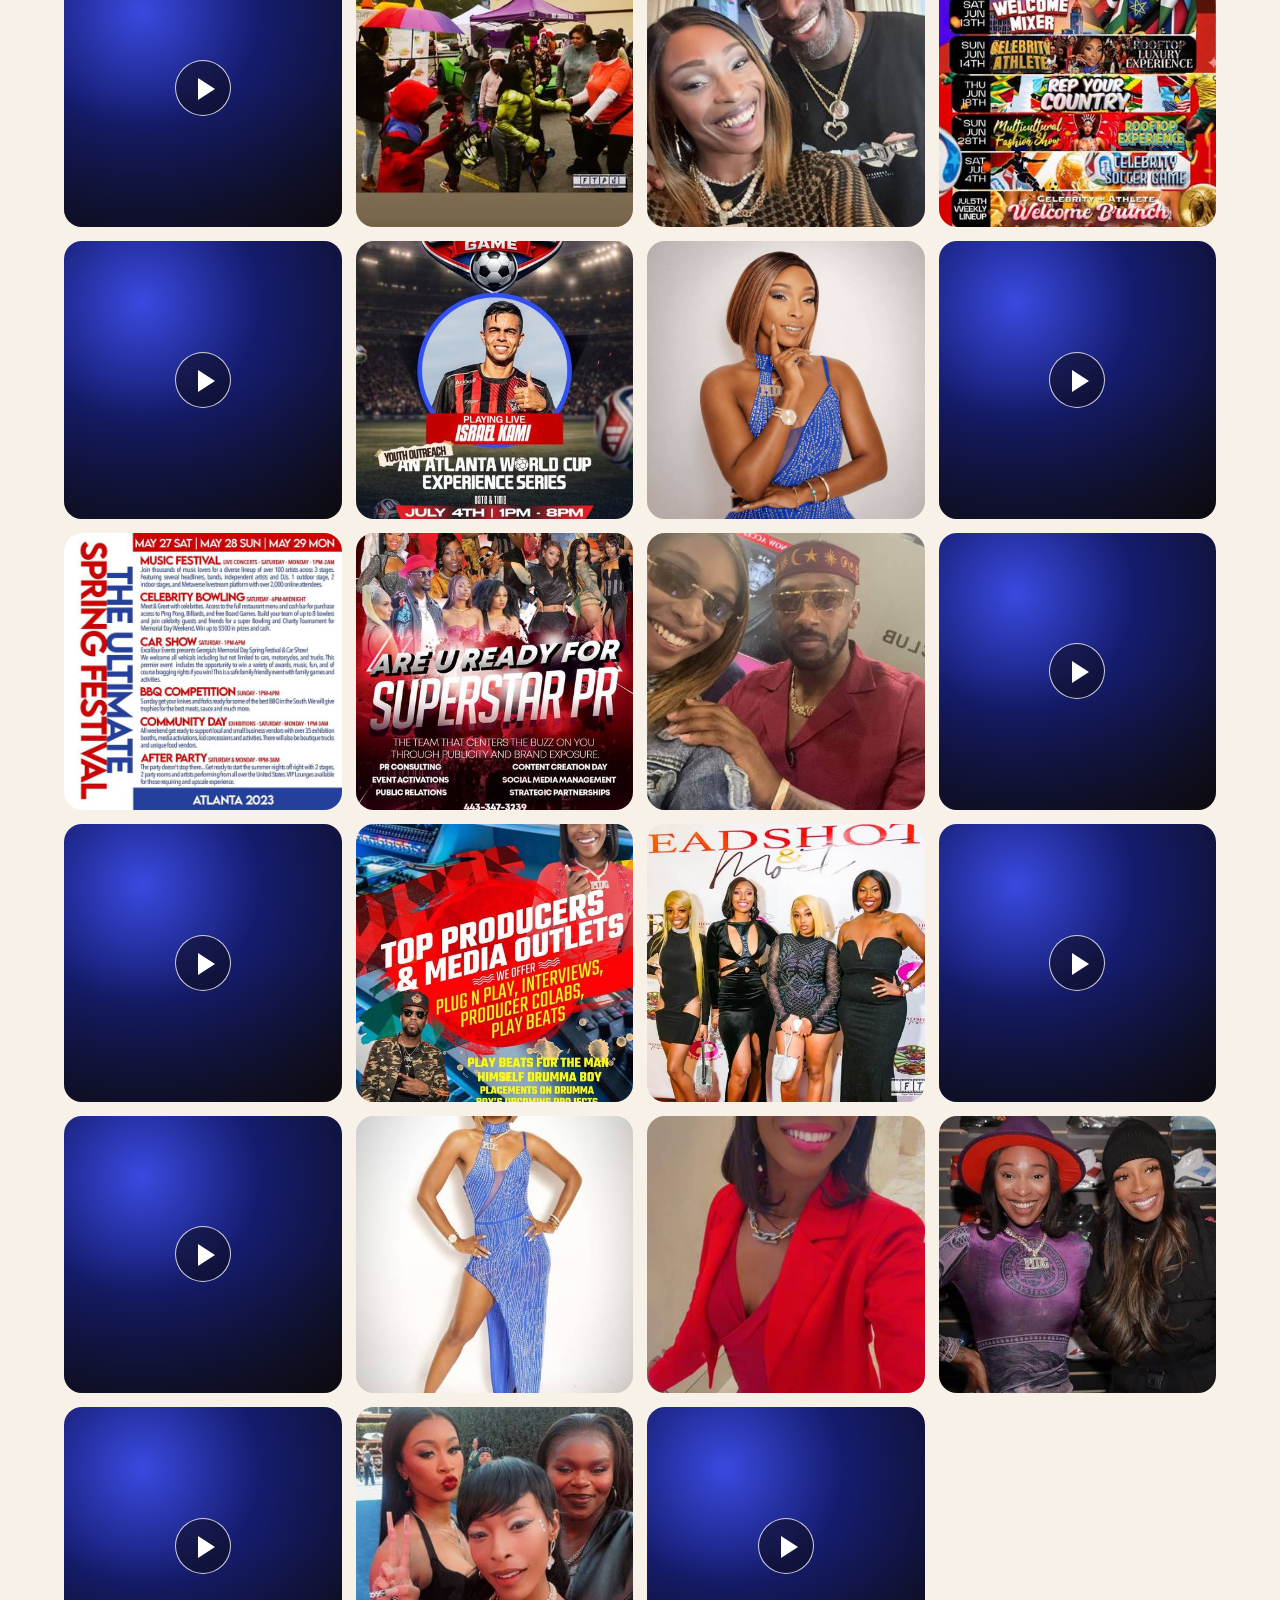
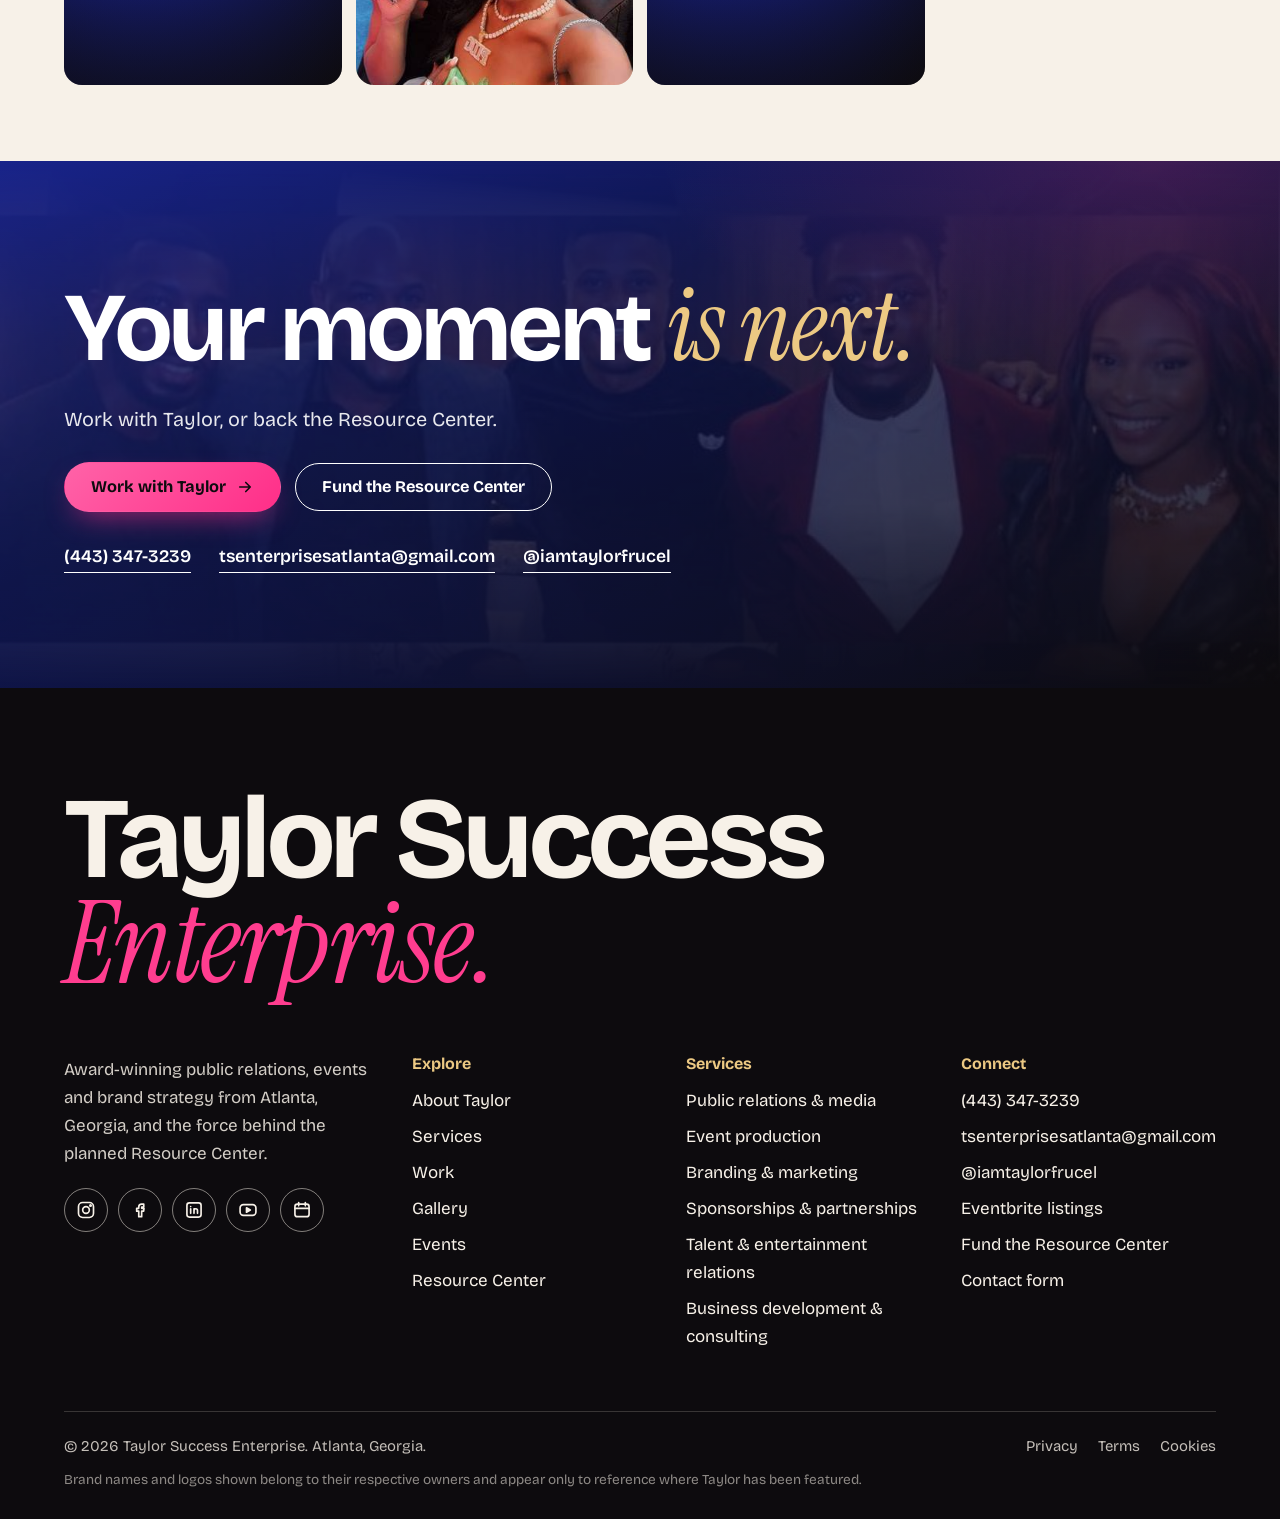
<file: gallery.html>
<!doctype html>
<html lang="en"><head><meta charset="utf-8"><meta name="viewport" content="width=device-width,initial-scale=1,viewport-fit=cover">
<title>Photo &amp; Video Gallery | Taylor Success Enterprise</title><meta name="description" content="Photos and videos from events, red carpets, interviews and campaigns produced and covered by Atlanta publicist Taylor Frucel."><meta name="robots" content="index,follow,max-image-preview:large,max-snippet:-1"><meta name="theme-color" content="#2340ff">
<link rel="canonical" href="https://taylorssuccessenterprise.com/gallery.html"><link rel="icon" href="assets/favicon.svg" type="image/svg+xml">
<meta property="og:type" content="website"><meta property="og:site_name" content="Taylor Success Enterprise"><meta property="og:locale" content="en_US"><meta property="og:title" content="Photo &amp; Video Gallery | Taylor Success Enterprise"><meta property="og:description" content="Photos and videos from events, red carpets, interviews and campaigns produced and covered by Atlanta publicist Taylor Frucel."><meta property="og:url" content="https://taylorssuccessenterprise.com/gallery.html"><meta property="og:image" content="https://taylorssuccessenterprise.com/assets/og-image.jpg"><meta property="og:image:width" content="1200"><meta property="og:image:height" content="630"><meta property="og:image:alt" content="Taylor Frucel, Atlanta publicist and event producer">
<meta name="twitter:card" content="summary_large_image"><meta name="twitter:title" content="Photo &amp; Video Gallery | Taylor Success Enterprise"><meta name="twitter:description" content="Photos and videos from events, red carpets, interviews and campaigns produced and covered by Atlanta publicist Taylor Frucel."><meta name="twitter:image" content="https://taylorssuccessenterprise.com/assets/og-image.jpg">
<link rel="preload" href="assets/fonts/bricolage-grotesque-latin-wght-normal.woff2" as="font" type="font/woff2" crossorigin>
<link rel="stylesheet" href="assets/styles.css"><link rel="preconnect" href="https://i.vimeocdn.com" crossorigin>
<script type="application/ld+json">{"@context":"https://schema.org","@graph":[{"@type":["ProfessionalService","Organization"],"@id":"https://taylorssuccessenterprise.com/#org","name":"Taylor Success Enterprise","alternateName":["Taylor Success Enterprise Atlanta","TSE"],"url":"https://taylorssuccessenterprise.com/","description":"Taylor Success Enterprise is a full-service media, branding and public relations agency headquartered in Atlanta, Georgia, specializing in publicity, media relations, red carpet coverage, event production, sponsorships and marketing for corporate, consumer and entertainment clients. Founder Taylor Frucel is also leading the planned Resource Center, a community coworking, learning and event space in Atlanta.","logo":"https://taylorssuccessenterprise.com/assets/og-image.jpg","image":"https://taylorssuccessenterprise.com/assets/og-image.jpg","telephone":"+1-443-347-3239","email":"tsenterprisesatlanta@gmail.com","address":{"@type":"PostalAddress","addressLocality":"Atlanta","addressRegion":"GA","addressCountry":"US"},"areaServed":[{"@type":"City","name":"Atlanta"},{"@type":"Country","name":"United States"},"International"],"founder":{"@id":"https://taylorssuccessenterprise.com/#taylor"},"sameAs":["https://www.instagram.com/iamtaylorfrucel/","https://www.facebook.com/TaylorFrucelWithDaTea/","https://www.linkedin.com/in/taylor-stubbs-362bb41ab/","https://youtube.com/@taylorstubbs-x5h","https://www.eventbrite.com/o/taylor-frucel-iamtaylorfrucel-40862467933"],"knowsAbout":["Public relations","Publicity","Community resource centers","Coworking and event space development","Media relations","Red carpet coverage","Event production","Brand strategy","Social media marketing","Sponsorships and partnerships","Talent relations"],"hasOfferCatalog":{"@type":"OfferCatalog","name":"Services","itemListElement":[{"@type":"Offer","itemOffered":{"@type":"Service","name":"Public relations & media","description":"Press write-ups, media pitching, blog placements, interviews and red carpet coverage that get your story told."}},{"@type":"Offer","itemOffered":{"@type":"Service","name":"Event production","description":"Concept to curtain call. 45+ events produced in Atlanta and 220+ coordinated nationwide."}},{"@type":"Offer","itemOffered":{"@type":"Service","name":"Branding & marketing","description":"Campaigns, social media growth and EPKs that turn a name into a brand people remember."}},{"@type":"Offer","itemOffered":{"@type":"Service","name":"Sponsorships & partnerships","description":"The right brands in the right rooms, with deals that work for everybody at the table."}},{"@type":"Offer","itemOffered":{"@type":"Service","name":"Talent & entertainment relations","description":"Liaison, bookings and relationships for artists, hosts and productions."}},{"@type":"Offer","itemOffered":{"@type":"Service","name":"Business development & consulting","description":"Leadership coaching and growth plans that connect your passion to your purpose."}}]}},{"@type":"Person","@id":"https://taylorssuccessenterprise.com/#taylor","name":"Taylor Frucel","alternateName":["Taylor Stubbs Frucel","Taylor Stubbs"],"jobTitle":"Publicist, Event Producer and Brand Strategist","url":"https://taylorssuccessenterprise.com/about.html","image":"https://taylorssuccessenterprise.com/uploads/taylor/taylor-portrait-blue.jpg","description":"Award-winning Atlanta publicist, entrepreneur, event producer, brand strategist and talent liaison with more than 15 years of experience in marketing, public relations, real estate, business development and brand growth.","worksFor":{"@id":"https://taylorssuccessenterprise.com/#org"},"homeLocation":{"@type":"City","name":"Atlanta, Georgia"},"sameAs":["https://www.instagram.com/iamtaylorfrucel/","https://www.facebook.com/TaylorFrucelWithDaTea/","https://www.linkedin.com/in/taylor-stubbs-362bb41ab/","https://youtube.com/@taylorstubbs-x5h","https://www.eventbrite.com/o/taylor-frucel-iamtaylorfrucel-40862467933"],"knowsAbout":["Public relations","Publicity","Community resource centers","Coworking and event space development","Media relations","Red carpet coverage","Event production","Brand strategy","Social media marketing","Sponsorships and partnerships","Talent relations"],"award":"Award-winning publicist"},{"@type":"WebSite","@id":"https://taylorssuccessenterprise.com/#website","url":"https://taylorssuccessenterprise.com/","name":"Taylor Success Enterprise","publisher":{"@id":"https://taylorssuccessenterprise.com/#org"},"inLanguage":"en-US"},{"@type":"BreadcrumbList","itemListElement":[{"@type":"ListItem","position":1,"name":"Home","item":"https://taylorssuccessenterprise.com/"},{"@type":"ListItem","position":2,"name":"Work","item":"https://taylorssuccessenterprise.com/work.html"},{"@type":"ListItem","position":3,"name":"Gallery","item":"https://taylorssuccessenterprise.com/gallery.html"}]}]}</script></head>
<body>
<a class="skip-link" href="#main">Skip to content</a><header class="site-header"><div class="wrap nav"><a class="brand" href="index.html" aria-label="Taylor Success Enterprise, home"><svg viewBox="0 0 40 40" aria-hidden="true"><circle cx="20" cy="20" r="19" fill="#ff3d8f"/><g transform="translate(9 9) scale(.92)"><path d="M12 1.5l2.6 7.9 7.9 2.6-7.9 2.6L12 22.5l-2.6-7.9L1.5 12l7.9-2.6z" fill="#0d0b0e"/></g></svg><span>Taylor Success<br>Enterprise</span></a><ul class="nav-list"><li><a class="nav-link" href="about.html">About</a></li><li><a class="nav-link" href="services.html">Services</a></li><li class="has-sub"><button class="nav-btn is-current" type="button" aria-expanded="false" aria-controls="sub-work">Work<svg viewBox="0 0 12 12" aria-hidden="true"><path d="M2 4l4 4 4-4" fill="none"/></svg></button><div class="sub" id="sub-work"><a href="work.html"><strong>Highlights</strong><span>Six worlds, one reel</span></a><a href="gallery.html" class="is-active" aria-current="page"><strong>Full gallery</strong><span>Every photo and video</span></a></div></li><li><a class="nav-link" href="events.html">Events</a></li><li><a class="nav-link is-accent" href="resource-center.html">Resource Center</a></li></ul><a class="btn btn--ink nav-cta" href="contact.html">Work with Taylor</a><button class="menu-toggle" type="button" aria-expanded="false" aria-controls="menu" aria-label="Open menu"><svg class="b" viewBox="0 0 24 24" aria-hidden="true"><path d="M4 8h16M4 16h16"/></svg><svg class="x" viewBox="0 0 24 24" aria-hidden="true"><path d="M6 6l12 12M18 6L6 18"/></svg></button></div><nav class="menu" id="menu" aria-label="Mobile"><div class="menu-group"><a class="menu-top" href="about.html">About</a></div><div class="menu-group"><a class="menu-top" href="services.html">Services</a></div><div class="menu-group"><span class="menu-top is-current">Work</span><div class="menu-kids"><a href="work.html">Highlights</a><a href="gallery.html" class="is-active" aria-current="page">Full gallery</a></div></div><div class="menu-group"><a class="menu-top" href="events.html">Events</a></div><div class="menu-group"><a class="menu-top is-accent" href="resource-center.html">Resource Center</a></div><a class="btn btn--gold" href="contact.html">Work with Taylor<svg viewBox="0 0 24 24" aria-hidden="true"><path d="M5 12h14M13 6l6 6-6 6"/></svg></a><div class="menu-meta"><a href="tel:+14433473239">(443) 347-3239</a><a href="mailto:tsenterprisesatlanta@gmail.com">tsenterprisesatlanta@gmail.com</a></div></nav></header><main id="main"><section class="phero band--ink"><div class="wrap"><span class="chip"><i></i>The archive</span><h1>The moments. The people. <em>The work.</em></h1>
<p class="lead">Events, interviews, campaigns and behind-the-scenes. Tap anything to open it larger.</p></div></section><section class="band band--tight"><div class="wrap"><div class="gallery-controls">
<div class="gallery-category-filters" id="gallery-category-filters" role="group" aria-label="Filter by category">
<button class="filter-btn active" type="button" data-gallery-category-filter="all">All work</button>
<button class="filter-btn" type="button" data-gallery-category-filter="event-production">Event production</button>
<button class="filter-btn" type="button" data-gallery-category-filter="conference-business">Conferences</button>
<button class="filter-btn" type="button" data-gallery-category-filter="pr-media">PR &amp; media</button>
<button class="filter-btn" type="button" data-gallery-category-filter="branding">Branding</button>
<button class="filter-btn" type="button" data-gallery-category-filter="entertainment">Talent</button>
<button class="filter-btn" type="button" data-gallery-category-filter="community">Community</button></div>
<div class="gallery-filters" id="gallery-filters" role="group" aria-label="Filter by format">
<button class="filter-btn active" type="button" data-gallery-filter="all">Photos &amp; videos</button>
<button class="filter-btn" type="button" data-gallery-filter="image">Photos</button>
<button class="filter-btn" type="button" data-gallery-filter="video">Videos</button></div>
<div class="gallery-result-count" id="gallery-result-count" aria-live="polite"></div>
<div class="media-gallery" id="media-gallery"><p class="lead">Loading the collection&hellip;</p></div>
<noscript><p class="lead">Please enable JavaScript to browse the gallery.</p></noscript></div></div></section><section class="band band--night cta"><div class="bgphoto" aria-hidden="true"><img data-cms-image="home_cta_bg" src="uploads/taylor/networking-group.jpg" alt="" width="888" height="898" loading="lazy" decoding="async"></div><div class="wrap"><h2>Your moment <em>is next.</em></h2><p class="lead">Work with Taylor, or back the Resource Center.</p><div class="btn-row" style="margin-top:26px"><a class="btn " href="contact.html">Work with Taylor<svg viewBox="0 0 24 24" aria-hidden="true"><path d="M5 12h14M13 6l6 6-6 6"/></svg></a><a class="btn btn--ghost" href="contact.html?service=Resource%20Center%20Funding%20%26%20Partnerships">Fund the Resource Center</a></div><div class="cta-contact"><a class="link-u" href="tel:+14433473239">(443) 347-3239</a><a class="link-u" href="mailto:tsenterprisesatlanta@gmail.com">tsenterprisesatlanta@gmail.com</a><a class="link-u" href="https://www.instagram.com/iamtaylorfrucel/" rel="noopener" target="_blank">@iamtaylorfrucel</a></div></div></section></main><footer class="site-footer"><div class="wrap"><p class="foot-mark">Taylor Success <em>Enterprise.</em></p><div class="foot-grid"><div><p class="foot-copy">Award-winning public relations, events and brand strategy from Atlanta, Georgia, and the force behind the planned Resource Center.</p><div class="socials"><a href="https://www.instagram.com/iamtaylorfrucel/" rel="noopener" target="_blank" aria-label="Instagram"><svg viewBox="0 0 24 24" aria-hidden="true"><rect x="3" y="3" width="18" height="18" rx="5"/><circle cx="12" cy="12" r="4"/><circle cx="17.4" cy="6.6" r=".8" fill="currentColor"/></svg></a><a href="https://www.facebook.com/TaylorFrucelWithDaTea/" rel="noopener" target="_blank" aria-label="Facebook"><svg viewBox="0 0 24 24" aria-hidden="true"><path d="M14 8.5h2.5V5H14c-2.2 0-3.5 1.4-3.5 3.5V10H8v3.4h2.5V20H14v-6.6h2.4l.4-3.4H14V8.9c0-.3.2-.4.5-.4z"/></svg></a><a href="https://www.linkedin.com/in/taylor-stubbs-362bb41ab/" rel="noopener" target="_blank" aria-label="LinkedIn"><svg viewBox="0 0 24 24" aria-hidden="true"><rect x="3.5" y="3.5" width="17" height="17" rx="3"/><path d="M8 10.5V16M8 7.8v.1M12 16v-3.2c0-1.4 1-2.3 2.2-2.3s2 .9 2 2.3V16M12 10.5V16"/></svg></a><a href="https://youtube.com/@taylorstubbs-x5h" rel="noopener" target="_blank" aria-label="YouTube"><svg viewBox="0 0 24 24" aria-hidden="true"><rect x="2.5" y="5.5" width="19" height="13" rx="4"/><path d="M10.2 9.4v5.2l4.6-2.6z" fill="currentColor"/></svg></a><a href="https://www.eventbrite.com/o/taylor-frucel-iamtaylorfrucel-40862467933" rel="noopener" target="_blank" aria-label="Eventbrite"><svg viewBox="0 0 24 24" aria-hidden="true"><rect x="3.5" y="5" width="17" height="15" rx="3"/><path d="M8 3v4M16 3v4M3.5 10h17"/></svg></a></div></div><div><h3>Explore</h3><ul><li><a href="about.html">About Taylor</a></li><li><a href="services.html">Services</a></li><li><a href="work.html">Work</a></li><li><a href="gallery.html">Gallery</a></li><li><a href="events.html">Events</a></li><li><a href="resource-center.html">Resource Center</a></li></ul></div><div><h3>Services</h3><ul><li><a href="services.html#public-relations">Public relations &amp; media</a></li><li><a href="services.html#event-production">Event production</a></li><li><a href="services.html#branding-marketing">Branding &amp; marketing</a></li><li><a href="services.html#sponsorships-partnerships">Sponsorships &amp; partnerships</a></li><li><a href="services.html#talent-entertainment">Talent &amp; entertainment relations</a></li><li><a href="services.html#business-development">Business development &amp; consulting</a></li></ul></div><div><h3>Connect</h3><ul><li><a href="tel:+14433473239">(443) 347-3239</a></li><li><a href="mailto:tsenterprisesatlanta@gmail.com">tsenterprisesatlanta@gmail.com</a></li><li><a href="https://www.instagram.com/iamtaylorfrucel/" rel="noopener" target="_blank">@iamtaylorfrucel</a></li><li><a href="https://www.eventbrite.com/o/taylor-frucel-iamtaylorfrucel-40862467933" rel="noopener" target="_blank">Eventbrite listings</a></li><li><a href="contact.html?service=Resource%20Center%20Funding%20%26%20Partnerships">Fund the Resource Center</a></li><li><a href="contact.html">Contact form</a></li></ul></div></div><div class="foot-base"><span>&copy; 2026 Taylor Success Enterprise. Atlanta, Georgia.</span><nav aria-label="Legal"><a href="privacy.html">Privacy</a><a href="terms.html">Terms</a><a href="cookies.html">Cookies</a></nav><p class="foot-tm">Brand names and logos shown belong to their respective owners and appear only to reference where Taylor has been featured.</p></div></div></footer><script src="assets/site.js" defer></script></body></html>
</file>
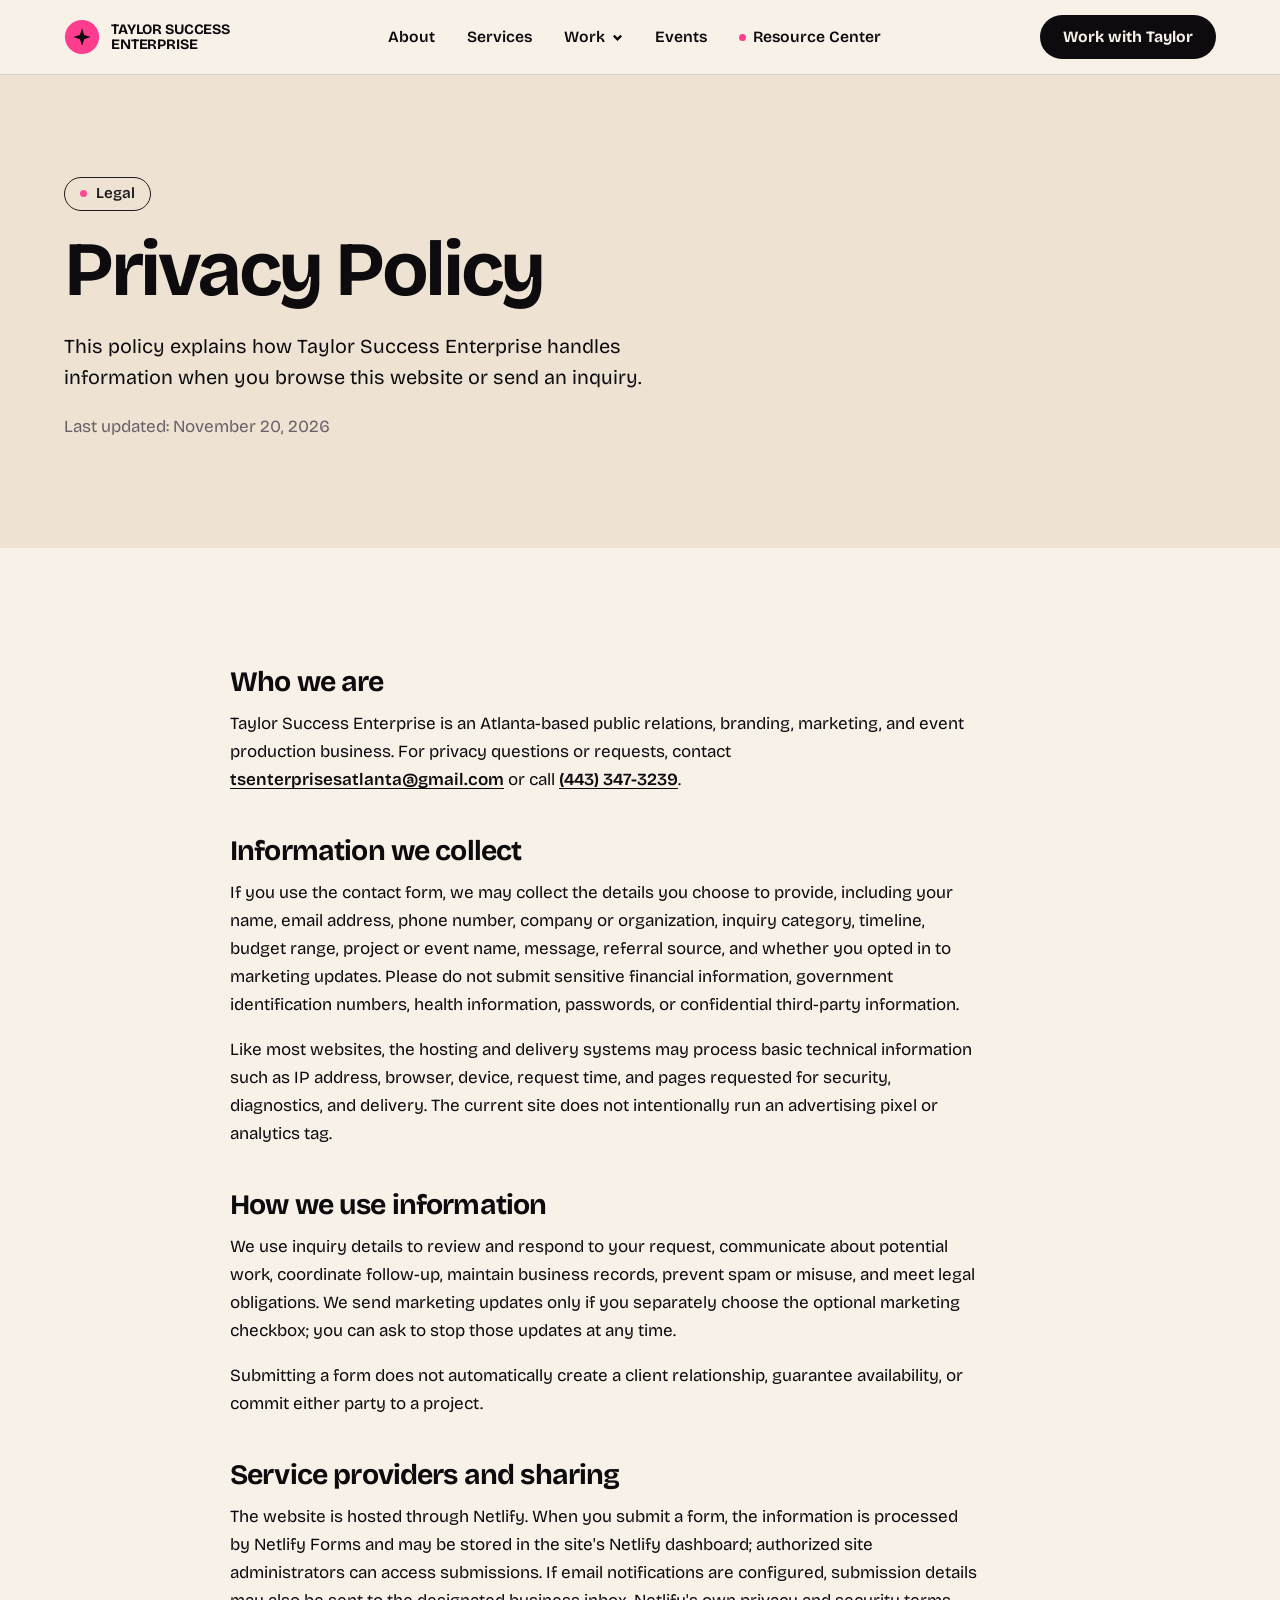
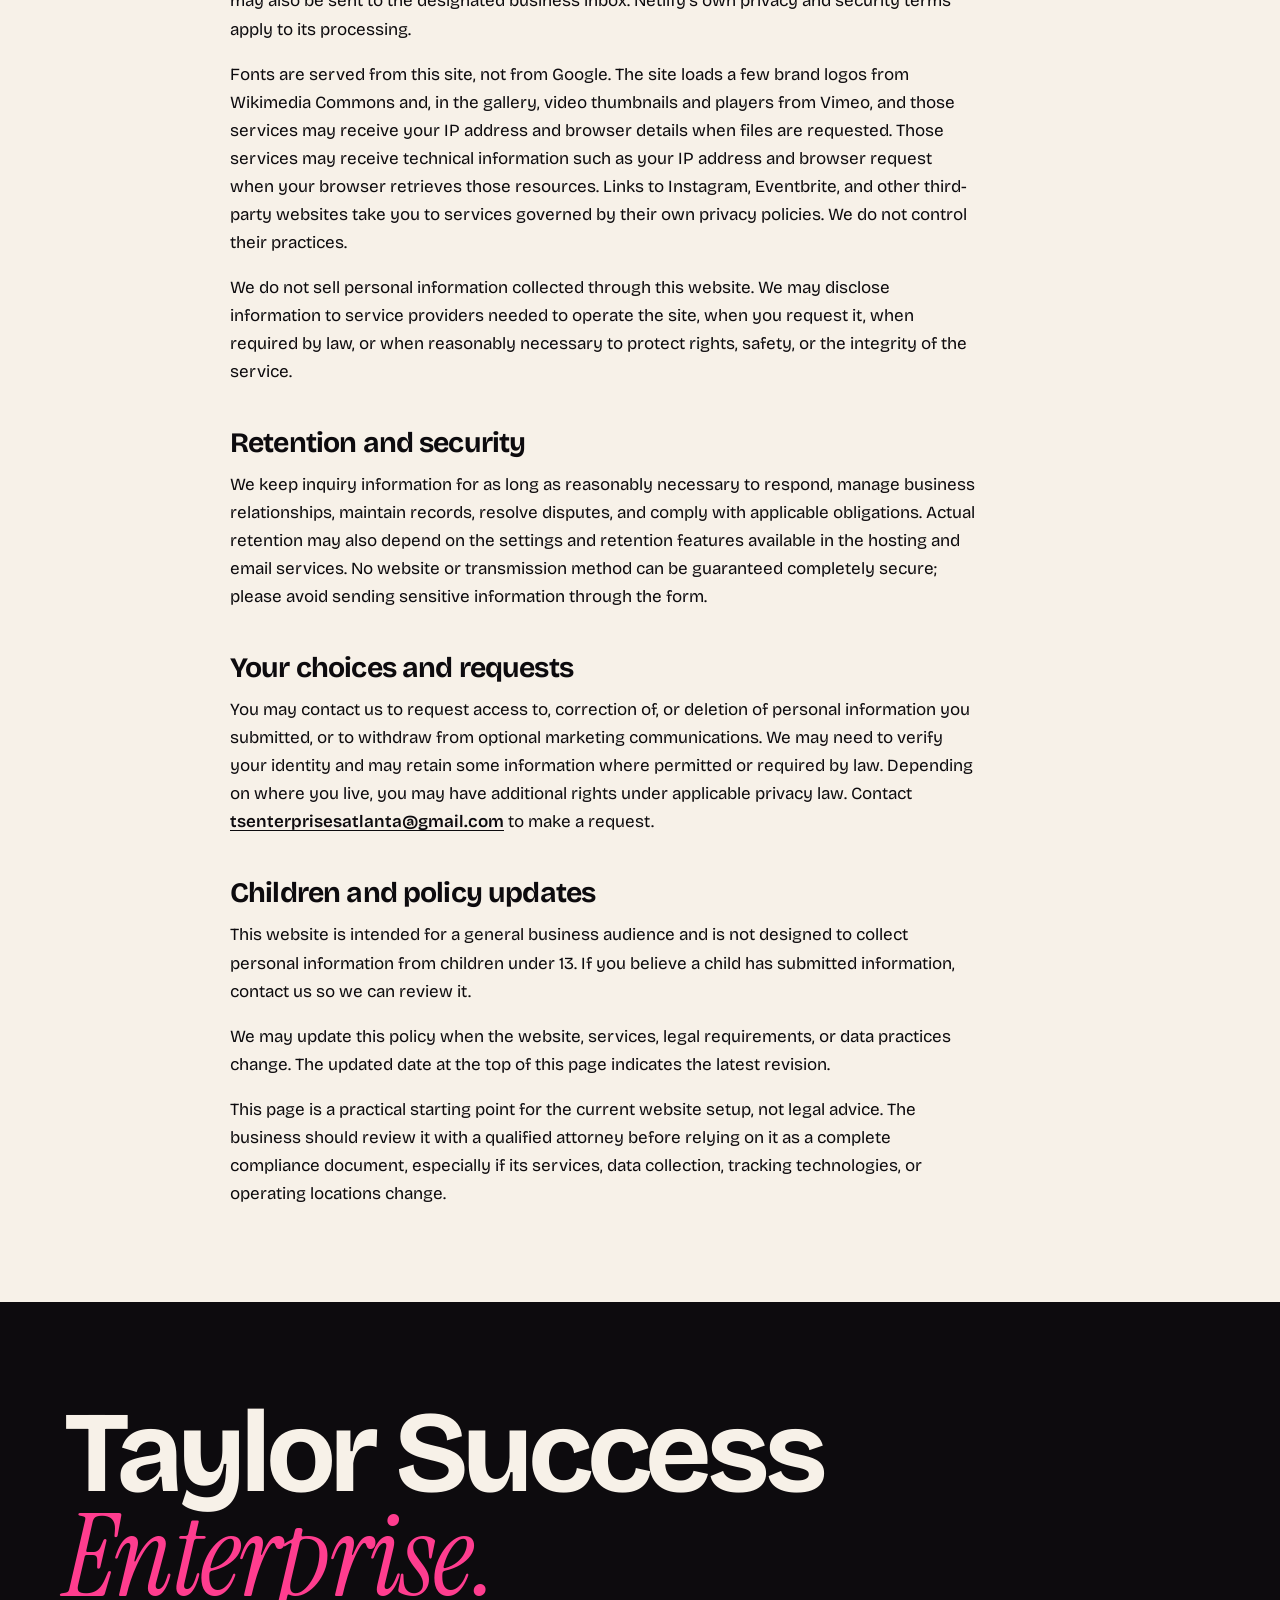
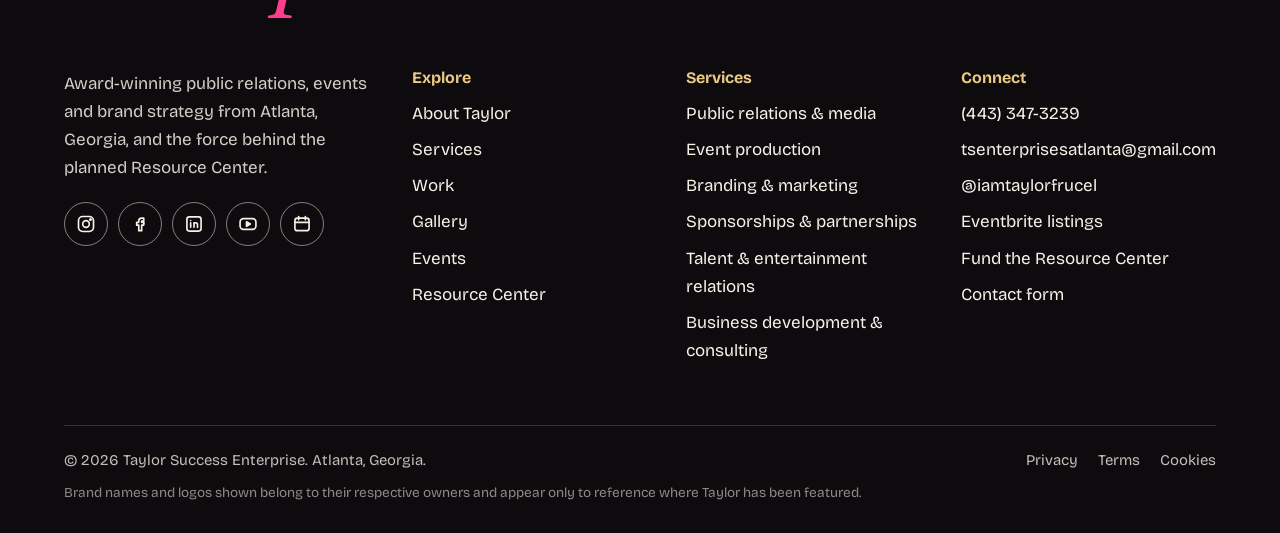
<file: privacy.html>
<!doctype html>
<html lang="en"><head><meta charset="utf-8"><meta name="viewport" content="width=device-width,initial-scale=1,viewport-fit=cover">
<title>Privacy Policy | Taylor Success Enterprise</title><meta name="description" content="How Taylor Success Enterprise handles information from this website and inquiries."><meta name="robots" content="index,follow,max-image-preview:large,max-snippet:-1"><meta name="theme-color" content="#2340ff">
<link rel="canonical" href="https://taylorssuccessenterprise.com/privacy.html"><link rel="icon" href="assets/favicon.svg" type="image/svg+xml">
<meta property="og:type" content="website"><meta property="og:site_name" content="Taylor Success Enterprise"><meta property="og:locale" content="en_US"><meta property="og:title" content="Privacy Policy | Taylor Success Enterprise"><meta property="og:description" content="How Taylor Success Enterprise handles information from this website and inquiries."><meta property="og:url" content="https://taylorssuccessenterprise.com/privacy.html"><meta property="og:image" content="https://taylorssuccessenterprise.com/assets/og-image.jpg"><meta property="og:image:width" content="1200"><meta property="og:image:height" content="630"><meta property="og:image:alt" content="Taylor Frucel, Atlanta publicist and event producer">
<meta name="twitter:card" content="summary_large_image"><meta name="twitter:title" content="Privacy Policy | Taylor Success Enterprise"><meta name="twitter:description" content="How Taylor Success Enterprise handles information from this website and inquiries."><meta name="twitter:image" content="https://taylorssuccessenterprise.com/assets/og-image.jpg">
<link rel="preload" href="assets/fonts/bricolage-grotesque-latin-wght-normal.woff2" as="font" type="font/woff2" crossorigin>
<link rel="stylesheet" href="assets/styles.css">
<script type="application/ld+json">{"@context":"https://schema.org","@graph":[{"@type":["ProfessionalService","Organization"],"@id":"https://taylorssuccessenterprise.com/#org","name":"Taylor Success Enterprise","alternateName":["Taylor Success Enterprise Atlanta","TSE"],"url":"https://taylorssuccessenterprise.com/","description":"Taylor Success Enterprise is a full-service media, branding and public relations agency headquartered in Atlanta, Georgia, specializing in publicity, media relations, red carpet coverage, event production, sponsorships and marketing for corporate, consumer and entertainment clients. Founder Taylor Frucel is also leading the planned Resource Center, a community coworking, learning and event space in Atlanta.","logo":"https://taylorssuccessenterprise.com/assets/og-image.jpg","image":"https://taylorssuccessenterprise.com/assets/og-image.jpg","telephone":"+1-443-347-3239","email":"tsenterprisesatlanta@gmail.com","address":{"@type":"PostalAddress","addressLocality":"Atlanta","addressRegion":"GA","addressCountry":"US"},"areaServed":[{"@type":"City","name":"Atlanta"},{"@type":"Country","name":"United States"},"International"],"founder":{"@id":"https://taylorssuccessenterprise.com/#taylor"},"sameAs":["https://www.instagram.com/iamtaylorfrucel/","https://www.facebook.com/TaylorFrucelWithDaTea/","https://www.linkedin.com/in/taylor-stubbs-362bb41ab/","https://youtube.com/@taylorstubbs-x5h","https://www.eventbrite.com/o/taylor-frucel-iamtaylorfrucel-40862467933"],"knowsAbout":["Public relations","Publicity","Community resource centers","Coworking and event space development","Media relations","Red carpet coverage","Event production","Brand strategy","Social media marketing","Sponsorships and partnerships","Talent relations"],"hasOfferCatalog":{"@type":"OfferCatalog","name":"Services","itemListElement":[{"@type":"Offer","itemOffered":{"@type":"Service","name":"Public relations & media","description":"Press write-ups, media pitching, blog placements, interviews and red carpet coverage that get your story told."}},{"@type":"Offer","itemOffered":{"@type":"Service","name":"Event production","description":"Concept to curtain call. 45+ events produced in Atlanta and 220+ coordinated nationwide."}},{"@type":"Offer","itemOffered":{"@type":"Service","name":"Branding & marketing","description":"Campaigns, social media growth and EPKs that turn a name into a brand people remember."}},{"@type":"Offer","itemOffered":{"@type":"Service","name":"Sponsorships & partnerships","description":"The right brands in the right rooms, with deals that work for everybody at the table."}},{"@type":"Offer","itemOffered":{"@type":"Service","name":"Talent & entertainment relations","description":"Liaison, bookings and relationships for artists, hosts and productions."}},{"@type":"Offer","itemOffered":{"@type":"Service","name":"Business development & consulting","description":"Leadership coaching and growth plans that connect your passion to your purpose."}}]}},{"@type":"Person","@id":"https://taylorssuccessenterprise.com/#taylor","name":"Taylor Frucel","alternateName":["Taylor Stubbs Frucel","Taylor Stubbs"],"jobTitle":"Publicist, Event Producer and Brand Strategist","url":"https://taylorssuccessenterprise.com/about.html","image":"https://taylorssuccessenterprise.com/uploads/taylor/taylor-portrait-blue.jpg","description":"Award-winning Atlanta publicist, entrepreneur, event producer, brand strategist and talent liaison with more than 15 years of experience in marketing, public relations, real estate, business development and brand growth.","worksFor":{"@id":"https://taylorssuccessenterprise.com/#org"},"homeLocation":{"@type":"City","name":"Atlanta, Georgia"},"sameAs":["https://www.instagram.com/iamtaylorfrucel/","https://www.facebook.com/TaylorFrucelWithDaTea/","https://www.linkedin.com/in/taylor-stubbs-362bb41ab/","https://youtube.com/@taylorstubbs-x5h","https://www.eventbrite.com/o/taylor-frucel-iamtaylorfrucel-40862467933"],"knowsAbout":["Public relations","Publicity","Community resource centers","Coworking and event space development","Media relations","Red carpet coverage","Event production","Brand strategy","Social media marketing","Sponsorships and partnerships","Talent relations"],"award":"Award-winning publicist"},{"@type":"WebSite","@id":"https://taylorssuccessenterprise.com/#website","url":"https://taylorssuccessenterprise.com/","name":"Taylor Success Enterprise","publisher":{"@id":"https://taylorssuccessenterprise.com/#org"},"inLanguage":"en-US"}]}</script></head>
<body>
<a class="skip-link" href="#main">Skip to content</a><header class="site-header"><div class="wrap nav"><a class="brand" href="index.html" aria-label="Taylor Success Enterprise, home"><svg viewBox="0 0 40 40" aria-hidden="true"><circle cx="20" cy="20" r="19" fill="#ff3d8f"/><g transform="translate(9 9) scale(.92)"><path d="M12 1.5l2.6 7.9 7.9 2.6-7.9 2.6L12 22.5l-2.6-7.9L1.5 12l7.9-2.6z" fill="#0d0b0e"/></g></svg><span>Taylor Success<br>Enterprise</span></a><ul class="nav-list"><li><a class="nav-link" href="about.html">About</a></li><li><a class="nav-link" href="services.html">Services</a></li><li class="has-sub"><button class="nav-btn" type="button" aria-expanded="false" aria-controls="sub-work">Work<svg viewBox="0 0 12 12" aria-hidden="true"><path d="M2 4l4 4 4-4" fill="none"/></svg></button><div class="sub" id="sub-work"><a href="work.html"><strong>Highlights</strong><span>Six worlds, one reel</span></a><a href="gallery.html"><strong>Full gallery</strong><span>Every photo and video</span></a></div></li><li><a class="nav-link" href="events.html">Events</a></li><li><a class="nav-link is-accent" href="resource-center.html">Resource Center</a></li></ul><a class="btn btn--ink nav-cta" href="contact.html">Work with Taylor</a><button class="menu-toggle" type="button" aria-expanded="false" aria-controls="menu" aria-label="Open menu"><svg class="b" viewBox="0 0 24 24" aria-hidden="true"><path d="M4 8h16M4 16h16"/></svg><svg class="x" viewBox="0 0 24 24" aria-hidden="true"><path d="M6 6l12 12M18 6L6 18"/></svg></button></div><nav class="menu" id="menu" aria-label="Mobile"><div class="menu-group"><a class="menu-top" href="about.html">About</a></div><div class="menu-group"><a class="menu-top" href="services.html">Services</a></div><div class="menu-group"><span class="menu-top">Work</span><div class="menu-kids"><a href="work.html">Highlights</a><a href="gallery.html">Full gallery</a></div></div><div class="menu-group"><a class="menu-top" href="events.html">Events</a></div><div class="menu-group"><a class="menu-top is-accent" href="resource-center.html">Resource Center</a></div><a class="btn btn--gold" href="contact.html">Work with Taylor<svg viewBox="0 0 24 24" aria-hidden="true"><path d="M5 12h14M13 6l6 6-6 6"/></svg></a><div class="menu-meta"><a href="tel:+14433473239">(443) 347-3239</a><a href="mailto:tsenterprisesatlanta@gmail.com">tsenterprisesatlanta@gmail.com</a></div></nav></header><main id="main"><section class="phero phero--sand"><div class="wrap"><span class="chip"><i></i>Legal</span><h1 style="font-size:clamp(2.4rem,6vw,4.8rem)">Privacy Policy</h1>
<p class="lead">This policy explains how Taylor Success Enterprise handles information when you browse this website or send an inquiry.</p><p class="muted">Last updated: November 20, 2026</p></div></section><section class="band band--tight"><div class="wrap legal"><section><h2>Who we are</h2><p>Taylor Success Enterprise is an Atlanta-based public relations, branding, marketing, and event production business. For privacy questions or requests, contact <a href="mailto:tsenterprisesatlanta@gmail.com">tsenterprisesatlanta@gmail.com</a> or call <a href="tel:+14433473239">(443) 347-3239</a>.</p></section><section><h2>Information we collect</h2><p>If you use the contact form, we may collect the details you choose to provide, including your name, email address, phone number, company or organization, inquiry category, timeline, budget range, project or event name, message, referral source, and whether you opted in to marketing updates. Please do not submit sensitive financial information, government identification numbers, health information, passwords, or confidential third-party information.</p><p>Like most websites, the hosting and delivery systems may process basic technical information such as IP address, browser, device, request time, and pages requested for security, diagnostics, and delivery. The current site does not intentionally run an advertising pixel or analytics tag.</p></section><section><h2>How we use information</h2><p>We use inquiry details to review and respond to your request, communicate about potential work, coordinate follow-up, maintain business records, prevent spam or misuse, and meet legal obligations. We send marketing updates only if you separately choose the optional marketing checkbox; you can ask to stop those updates at any time.</p><p>Submitting a form does not automatically create a client relationship, guarantee availability, or commit either party to a project.</p></section><section><h2>Service providers and sharing</h2><p>The website is hosted through Netlify. When you submit a form, the information is processed by Netlify Forms and may be stored in the site's Netlify dashboard; authorized site administrators can access submissions. If email notifications are configured, submission details may also be sent to the designated business inbox. Netlify's own privacy and security terms apply to its processing.</p><p>Fonts are served from this site, not from Google. The site loads a few brand logos from Wikimedia Commons and, in the gallery, video thumbnails and players from Vimeo, and those services may receive your IP address and browser details when files are requested. Those services may receive technical information such as your IP address and browser request when your browser retrieves those resources. Links to Instagram, Eventbrite, and other third-party websites take you to services governed by their own privacy policies. We do not control their practices.</p><p>We do not sell personal information collected through this website. We may disclose information to service providers needed to operate the site, when you request it, when required by law, or when reasonably necessary to protect rights, safety, or the integrity of the service.</p></section><section><h2>Retention and security</h2><p>We keep inquiry information for as long as reasonably necessary to respond, manage business relationships, maintain records, resolve disputes, and comply with applicable obligations. Actual retention may also depend on the settings and retention features available in the hosting and email services. No website or transmission method can be guaranteed completely secure; please avoid sending sensitive information through the form.</p></section><section><h2>Your choices and requests</h2><p>You may contact us to request access to, correction of, or deletion of personal information you submitted, or to withdraw from optional marketing communications. We may need to verify your identity and may retain some information where permitted or required by law. Depending on where you live, you may have additional rights under applicable privacy law. Contact <a href="mailto:tsenterprisesatlanta@gmail.com">tsenterprisesatlanta@gmail.com</a> to make a request.</p></section><section><h2>Children and policy updates</h2><p>This website is intended for a general business audience and is not designed to collect personal information from children under 13. If you believe a child has submitted information, contact us so we can review it.</p><p>We may update this policy when the website, services, legal requirements, or data practices change. The updated date at the top of this page indicates the latest revision.</p></section><p class="notice">This page is a practical starting point for the current website setup, not legal advice. The business should review it with a qualified attorney before relying on it as a complete compliance document, especially if its services, data collection, tracking technologies, or operating locations change.</p></div></section></main><footer class="site-footer"><div class="wrap"><p class="foot-mark">Taylor Success <em>Enterprise.</em></p><div class="foot-grid"><div><p class="foot-copy">Award-winning public relations, events and brand strategy from Atlanta, Georgia, and the force behind the planned Resource Center.</p><div class="socials"><a href="https://www.instagram.com/iamtaylorfrucel/" rel="noopener" target="_blank" aria-label="Instagram"><svg viewBox="0 0 24 24" aria-hidden="true"><rect x="3" y="3" width="18" height="18" rx="5"/><circle cx="12" cy="12" r="4"/><circle cx="17.4" cy="6.6" r=".8" fill="currentColor"/></svg></a><a href="https://www.facebook.com/TaylorFrucelWithDaTea/" rel="noopener" target="_blank" aria-label="Facebook"><svg viewBox="0 0 24 24" aria-hidden="true"><path d="M14 8.5h2.5V5H14c-2.2 0-3.5 1.4-3.5 3.5V10H8v3.4h2.5V20H14v-6.6h2.4l.4-3.4H14V8.9c0-.3.2-.4.5-.4z"/></svg></a><a href="https://www.linkedin.com/in/taylor-stubbs-362bb41ab/" rel="noopener" target="_blank" aria-label="LinkedIn"><svg viewBox="0 0 24 24" aria-hidden="true"><rect x="3.5" y="3.5" width="17" height="17" rx="3"/><path d="M8 10.5V16M8 7.8v.1M12 16v-3.2c0-1.4 1-2.3 2.2-2.3s2 .9 2 2.3V16M12 10.5V16"/></svg></a><a href="https://youtube.com/@taylorstubbs-x5h" rel="noopener" target="_blank" aria-label="YouTube"><svg viewBox="0 0 24 24" aria-hidden="true"><rect x="2.5" y="5.5" width="19" height="13" rx="4"/><path d="M10.2 9.4v5.2l4.6-2.6z" fill="currentColor"/></svg></a><a href="https://www.eventbrite.com/o/taylor-frucel-iamtaylorfrucel-40862467933" rel="noopener" target="_blank" aria-label="Eventbrite"><svg viewBox="0 0 24 24" aria-hidden="true"><rect x="3.5" y="5" width="17" height="15" rx="3"/><path d="M8 3v4M16 3v4M3.5 10h17"/></svg></a></div></div><div><h3>Explore</h3><ul><li><a href="about.html">About Taylor</a></li><li><a href="services.html">Services</a></li><li><a href="work.html">Work</a></li><li><a href="gallery.html">Gallery</a></li><li><a href="events.html">Events</a></li><li><a href="resource-center.html">Resource Center</a></li></ul></div><div><h3>Services</h3><ul><li><a href="services.html#public-relations">Public relations &amp; media</a></li><li><a href="services.html#event-production">Event production</a></li><li><a href="services.html#branding-marketing">Branding &amp; marketing</a></li><li><a href="services.html#sponsorships-partnerships">Sponsorships &amp; partnerships</a></li><li><a href="services.html#talent-entertainment">Talent &amp; entertainment relations</a></li><li><a href="services.html#business-development">Business development &amp; consulting</a></li></ul></div><div><h3>Connect</h3><ul><li><a href="tel:+14433473239">(443) 347-3239</a></li><li><a href="mailto:tsenterprisesatlanta@gmail.com">tsenterprisesatlanta@gmail.com</a></li><li><a href="https://www.instagram.com/iamtaylorfrucel/" rel="noopener" target="_blank">@iamtaylorfrucel</a></li><li><a href="https://www.eventbrite.com/o/taylor-frucel-iamtaylorfrucel-40862467933" rel="noopener" target="_blank">Eventbrite listings</a></li><li><a href="contact.html?service=Resource%20Center%20Funding%20%26%20Partnerships">Fund the Resource Center</a></li><li><a href="contact.html">Contact form</a></li></ul></div></div><div class="foot-base"><span>&copy; 2026 Taylor Success Enterprise. Atlanta, Georgia.</span><nav aria-label="Legal"><a href="privacy.html">Privacy</a><a href="terms.html">Terms</a><a href="cookies.html">Cookies</a></nav><p class="foot-tm">Brand names and logos shown belong to their respective owners and appear only to reference where Taylor has been featured.</p></div></div></footer><script src="assets/site.js" defer></script></body></html>
</file>
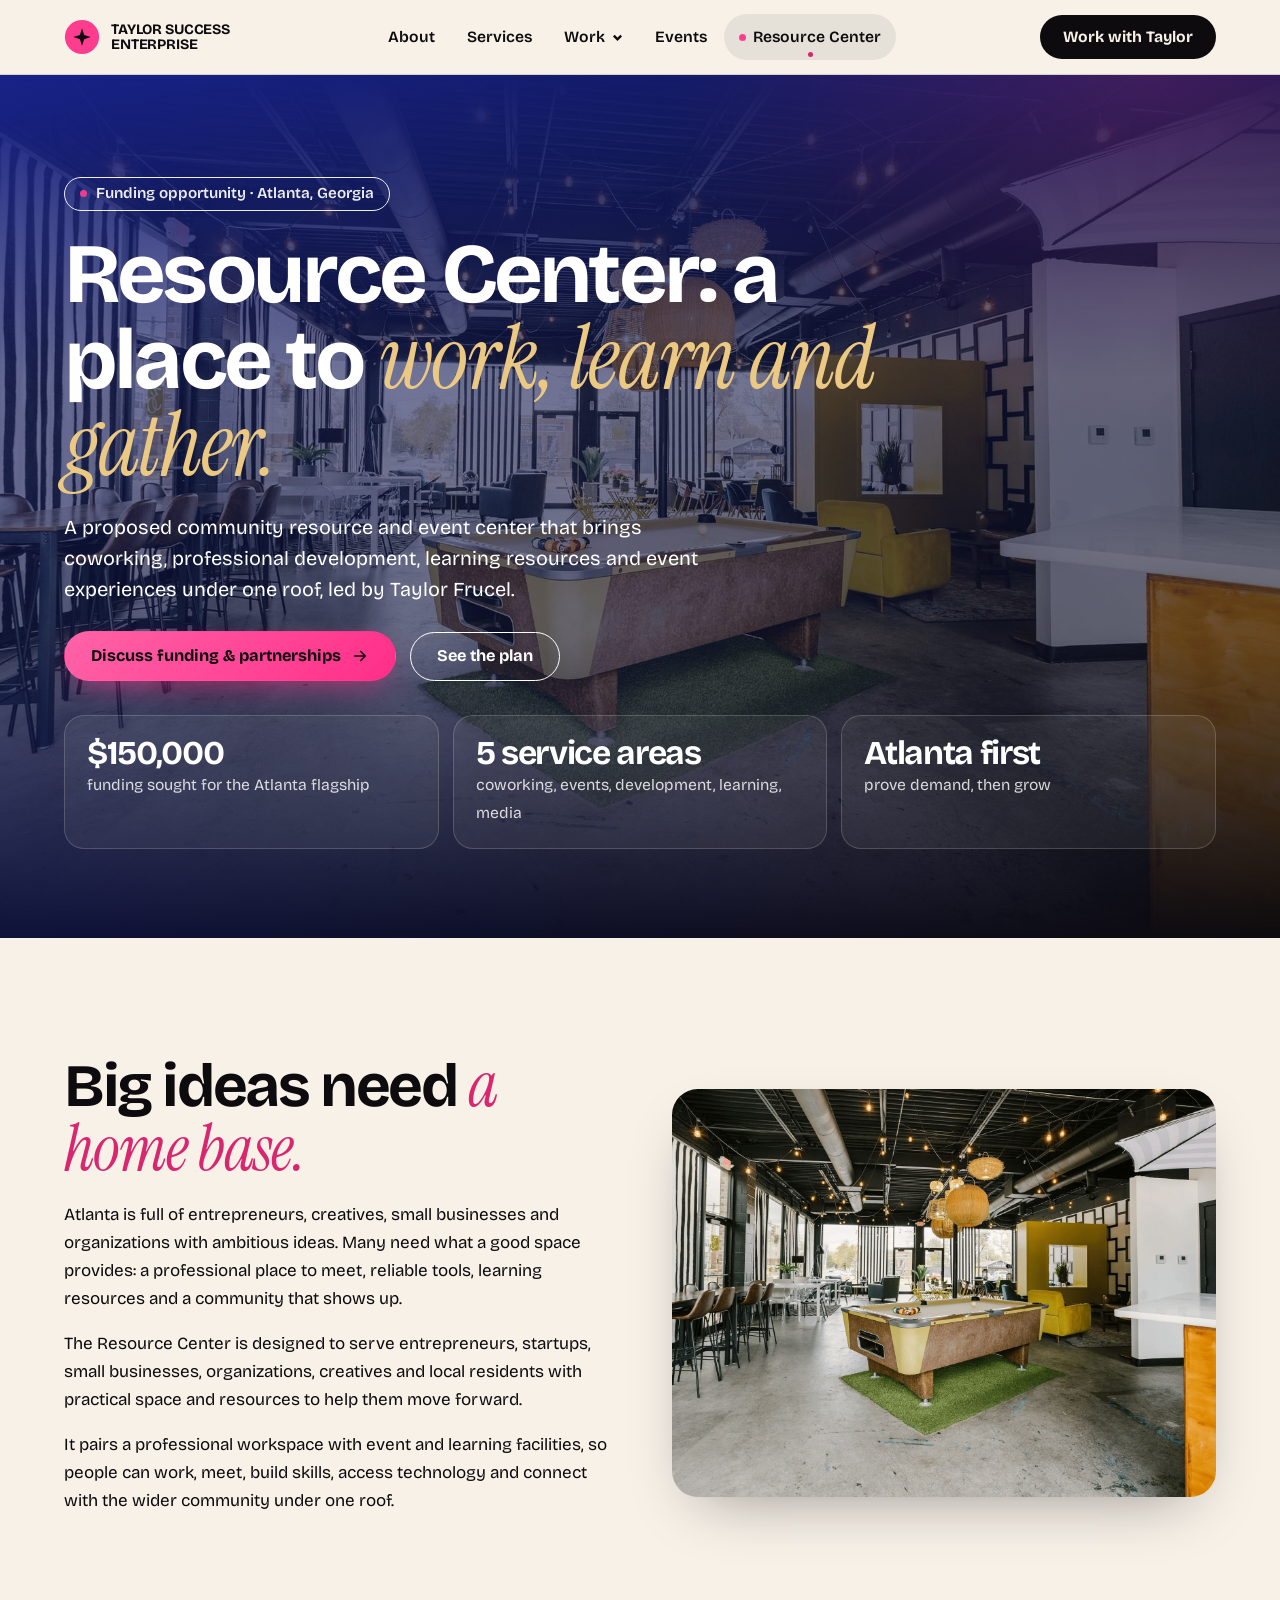
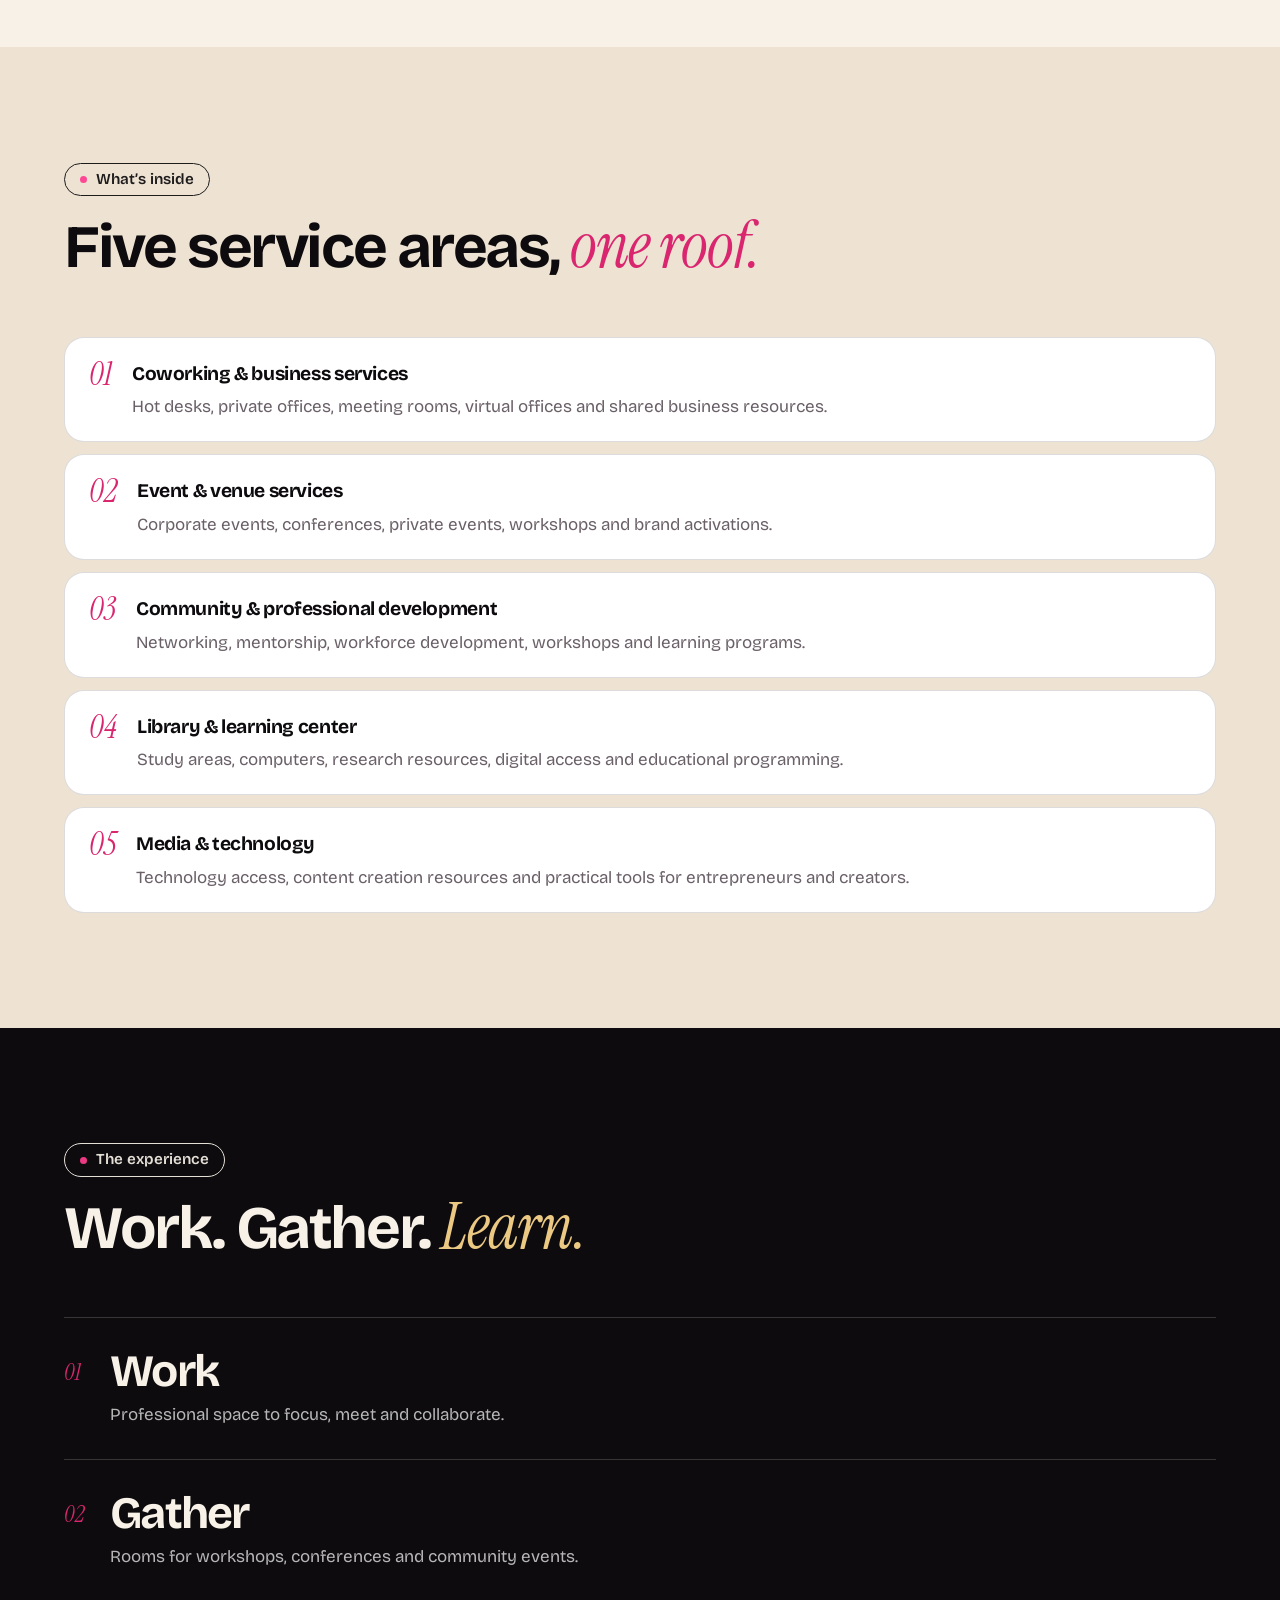
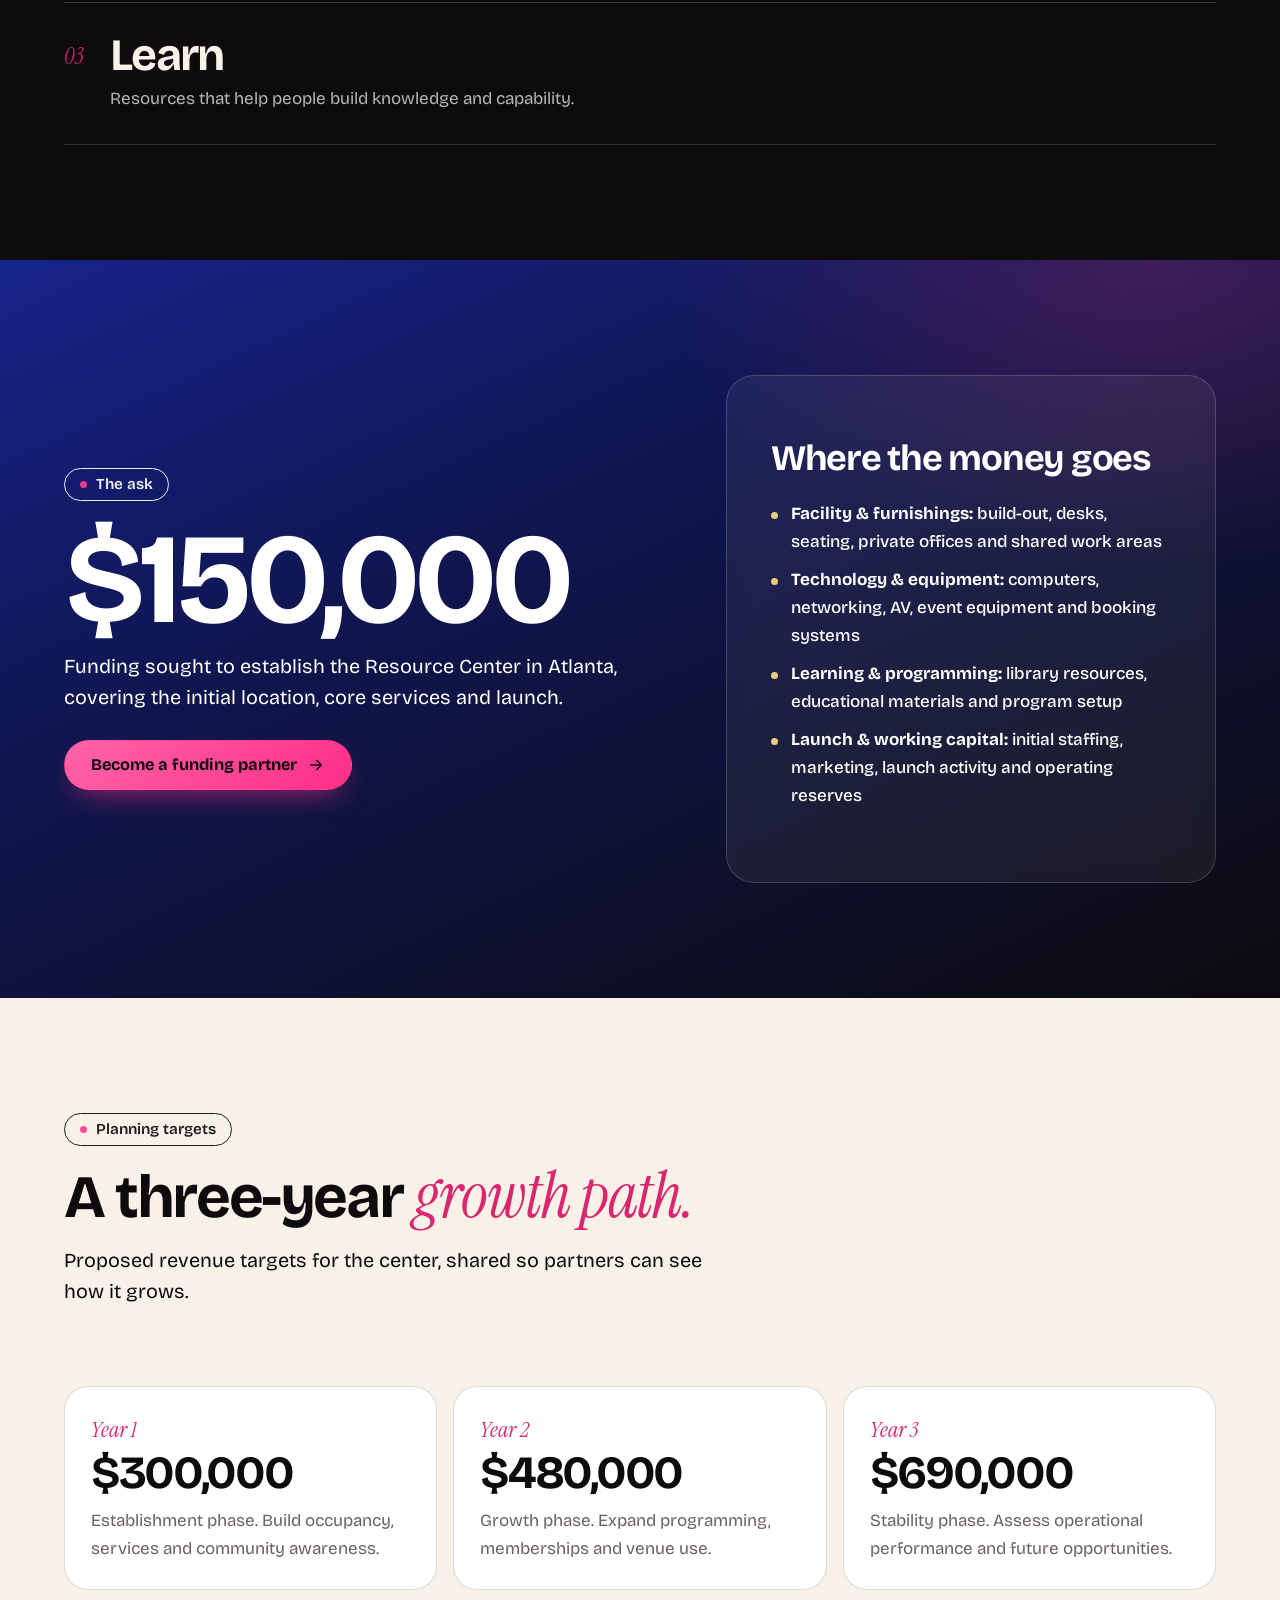
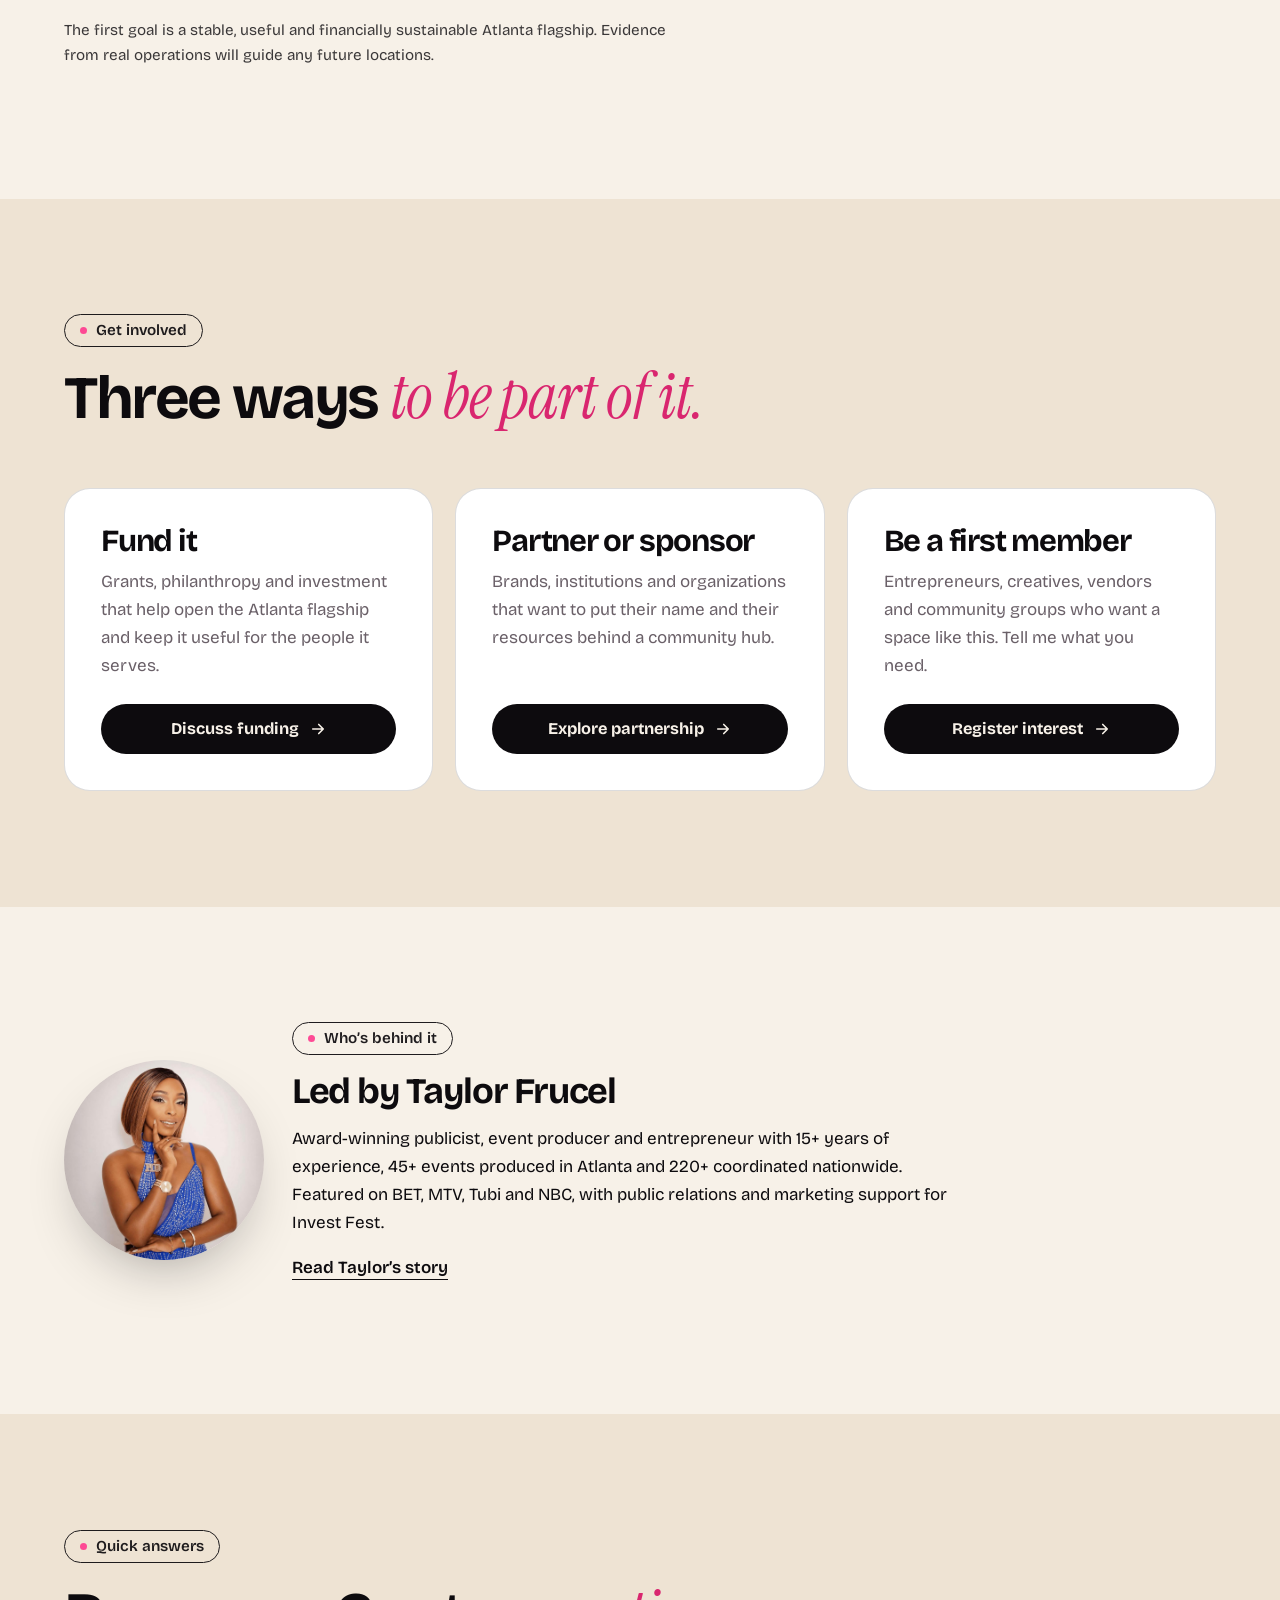
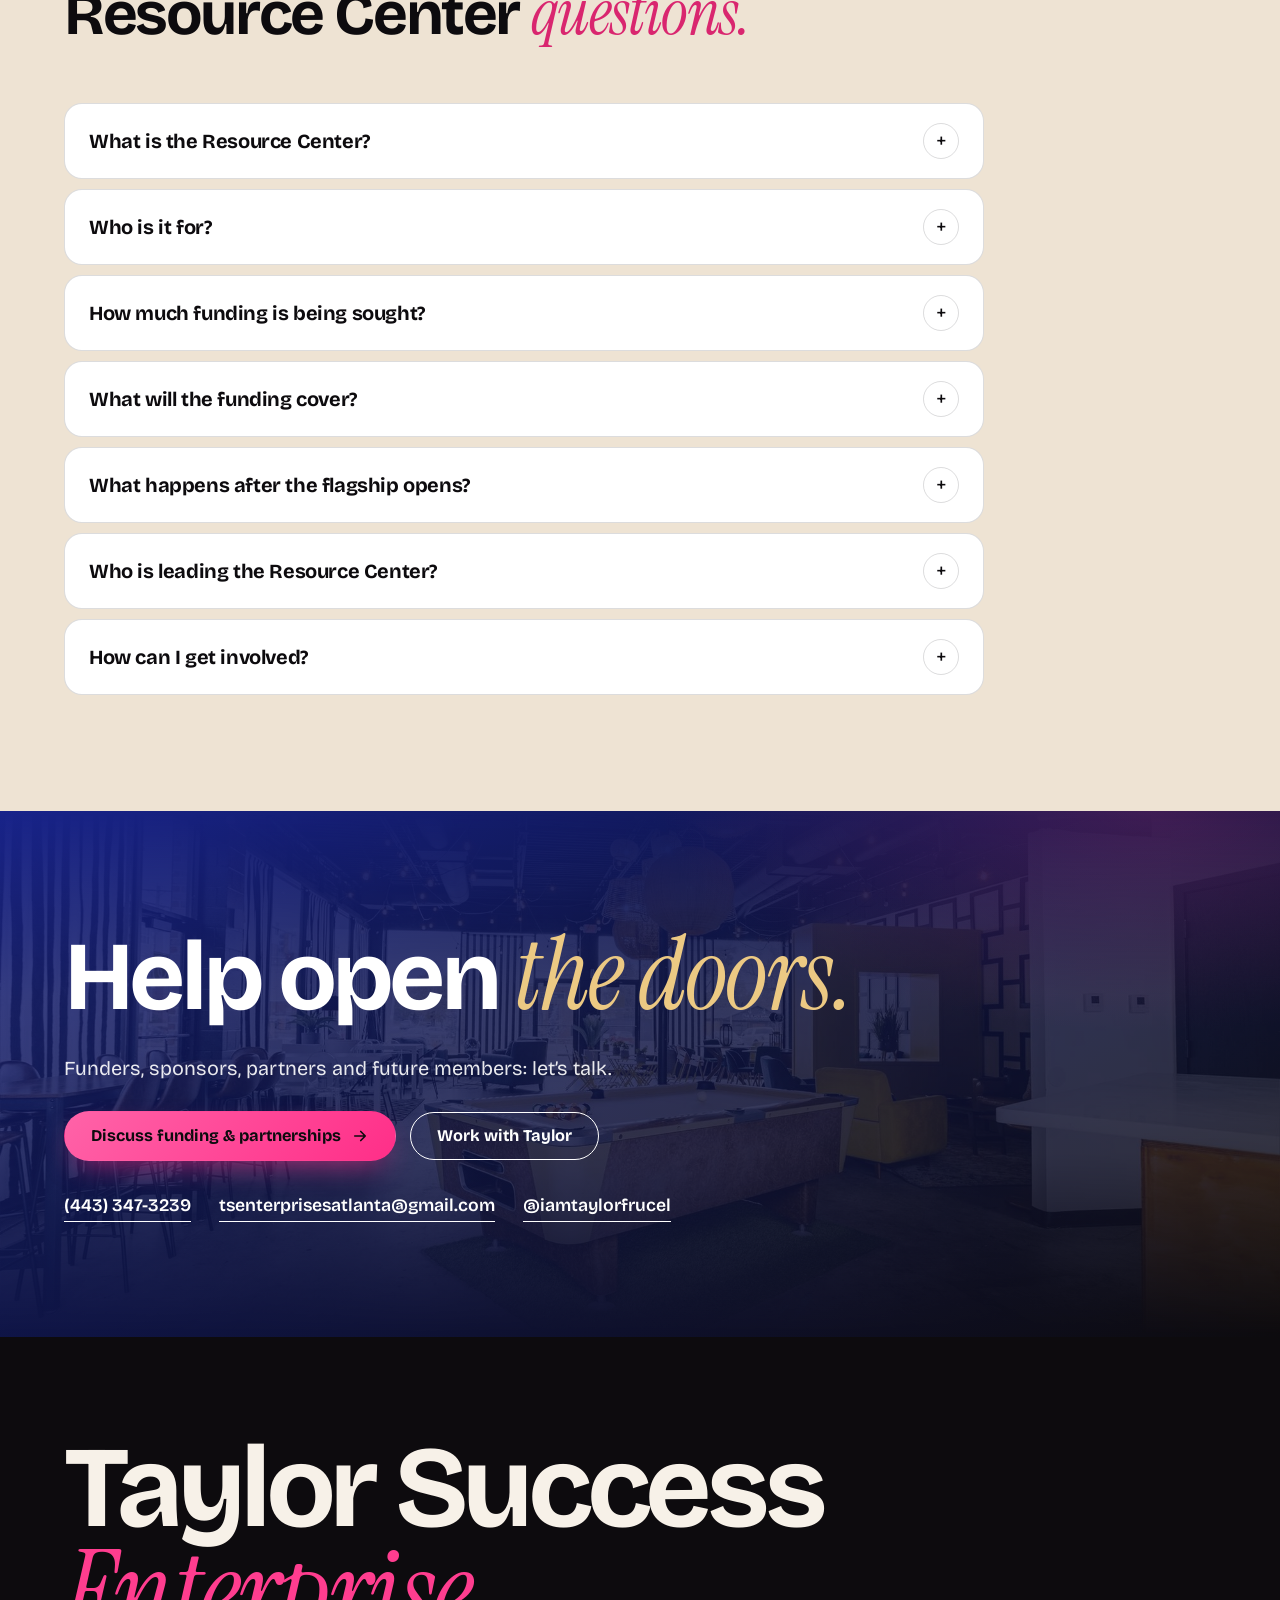
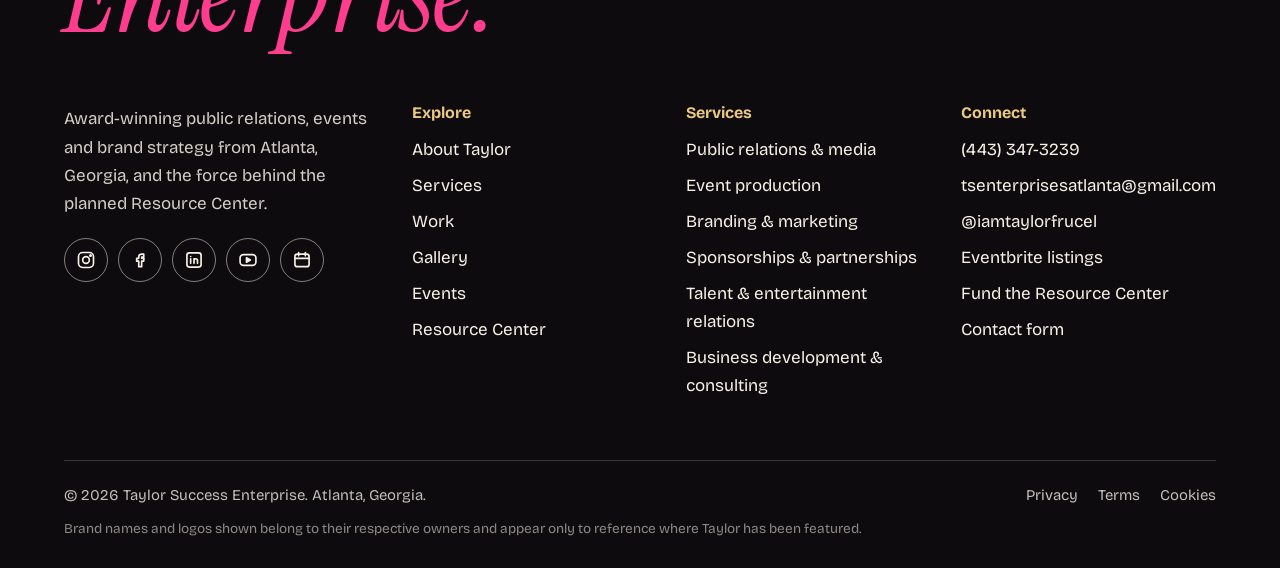
<file: resource-center.html>
<!doctype html>
<html lang="en"><head><meta charset="utf-8"><meta name="viewport" content="width=device-width,initial-scale=1,viewport-fit=cover">
<title>Resource Center: Atlanta Coworking, Learning &amp; Event Space</title><meta name="description" content="A proposed Atlanta Resource Center with coworking, learning, media tools and event space, led by Taylor Frucel. Seeking $150,000 in funding and partners."><meta name="robots" content="index,follow,max-image-preview:large,max-snippet:-1"><meta name="theme-color" content="#2340ff">
<link rel="canonical" href="https://taylorssuccessenterprise.com/resource-center.html"><link rel="icon" href="assets/favicon.svg" type="image/svg+xml">
<meta property="og:type" content="website"><meta property="og:site_name" content="Taylor Success Enterprise"><meta property="og:locale" content="en_US"><meta property="og:title" content="Resource Center: Atlanta Coworking, Learning &amp; Event Space"><meta property="og:description" content="A proposed Atlanta Resource Center with coworking, learning, media tools and event space, led by Taylor Frucel. Seeking $150,000 in funding and partners."><meta property="og:url" content="https://taylorssuccessenterprise.com/resource-center.html"><meta property="og:image" content="https://taylorssuccessenterprise.com/assets/og-image.jpg"><meta property="og:image:width" content="1200"><meta property="og:image:height" content="630"><meta property="og:image:alt" content="The proposed Resource Center in Atlanta">
<meta name="twitter:card" content="summary_large_image"><meta name="twitter:title" content="Resource Center: Atlanta Coworking, Learning &amp; Event Space"><meta name="twitter:description" content="A proposed Atlanta Resource Center with coworking, learning, media tools and event space, led by Taylor Frucel. Seeking $150,000 in funding and partners."><meta name="twitter:image" content="https://taylorssuccessenterprise.com/assets/og-image.jpg">
<link rel="preload" href="assets/fonts/bricolage-grotesque-latin-wght-normal.woff2" as="font" type="font/woff2" crossorigin>
<link rel="stylesheet" href="assets/styles.css">
<script type="application/ld+json">{"@context":"https://schema.org","@graph":[{"@type":["ProfessionalService","Organization"],"@id":"https://taylorssuccessenterprise.com/#org","name":"Taylor Success Enterprise","alternateName":["Taylor Success Enterprise Atlanta","TSE"],"url":"https://taylorssuccessenterprise.com/","description":"Taylor Success Enterprise is a full-service media, branding and public relations agency headquartered in Atlanta, Georgia, specializing in publicity, media relations, red carpet coverage, event production, sponsorships and marketing for corporate, consumer and entertainment clients. Founder Taylor Frucel is also leading the planned Resource Center, a community coworking, learning and event space in Atlanta.","logo":"https://taylorssuccessenterprise.com/assets/og-image.jpg","image":"https://taylorssuccessenterprise.com/assets/og-image.jpg","telephone":"+1-443-347-3239","email":"tsenterprisesatlanta@gmail.com","address":{"@type":"PostalAddress","addressLocality":"Atlanta","addressRegion":"GA","addressCountry":"US"},"areaServed":[{"@type":"City","name":"Atlanta"},{"@type":"Country","name":"United States"},"International"],"founder":{"@id":"https://taylorssuccessenterprise.com/#taylor"},"sameAs":["https://www.instagram.com/iamtaylorfrucel/","https://www.facebook.com/TaylorFrucelWithDaTea/","https://www.linkedin.com/in/taylor-stubbs-362bb41ab/","https://youtube.com/@taylorstubbs-x5h","https://www.eventbrite.com/o/taylor-frucel-iamtaylorfrucel-40862467933"],"knowsAbout":["Public relations","Publicity","Community resource centers","Coworking and event space development","Media relations","Red carpet coverage","Event production","Brand strategy","Social media marketing","Sponsorships and partnerships","Talent relations"],"hasOfferCatalog":{"@type":"OfferCatalog","name":"Services","itemListElement":[{"@type":"Offer","itemOffered":{"@type":"Service","name":"Public relations & media","description":"Press write-ups, media pitching, blog placements, interviews and red carpet coverage that get your story told."}},{"@type":"Offer","itemOffered":{"@type":"Service","name":"Event production","description":"Concept to curtain call. 45+ events produced in Atlanta and 220+ coordinated nationwide."}},{"@type":"Offer","itemOffered":{"@type":"Service","name":"Branding & marketing","description":"Campaigns, social media growth and EPKs that turn a name into a brand people remember."}},{"@type":"Offer","itemOffered":{"@type":"Service","name":"Sponsorships & partnerships","description":"The right brands in the right rooms, with deals that work for everybody at the table."}},{"@type":"Offer","itemOffered":{"@type":"Service","name":"Talent & entertainment relations","description":"Liaison, bookings and relationships for artists, hosts and productions."}},{"@type":"Offer","itemOffered":{"@type":"Service","name":"Business development & consulting","description":"Leadership coaching and growth plans that connect your passion to your purpose."}}]}},{"@type":"Person","@id":"https://taylorssuccessenterprise.com/#taylor","name":"Taylor Frucel","alternateName":["Taylor Stubbs Frucel","Taylor Stubbs"],"jobTitle":"Publicist, Event Producer and Brand Strategist","url":"https://taylorssuccessenterprise.com/about.html","image":"https://taylorssuccessenterprise.com/uploads/taylor/taylor-portrait-blue.jpg","description":"Award-winning Atlanta publicist, entrepreneur, event producer, brand strategist and talent liaison with more than 15 years of experience in marketing, public relations, real estate, business development and brand growth.","worksFor":{"@id":"https://taylorssuccessenterprise.com/#org"},"homeLocation":{"@type":"City","name":"Atlanta, Georgia"},"sameAs":["https://www.instagram.com/iamtaylorfrucel/","https://www.facebook.com/TaylorFrucelWithDaTea/","https://www.linkedin.com/in/taylor-stubbs-362bb41ab/","https://youtube.com/@taylorstubbs-x5h","https://www.eventbrite.com/o/taylor-frucel-iamtaylorfrucel-40862467933"],"knowsAbout":["Public relations","Publicity","Community resource centers","Coworking and event space development","Media relations","Red carpet coverage","Event production","Brand strategy","Social media marketing","Sponsorships and partnerships","Talent relations"],"award":"Award-winning publicist"},{"@type":"WebSite","@id":"https://taylorssuccessenterprise.com/#website","url":"https://taylorssuccessenterprise.com/","name":"Taylor Success Enterprise","publisher":{"@id":"https://taylorssuccessenterprise.com/#org"},"inLanguage":"en-US"},{"@type":"WebPage","@id":"https://taylorssuccessenterprise.com/resource-center.html#page","url":"https://taylorssuccessenterprise.com/resource-center.html","name":"Resource Center, Atlanta","about":{"@id":"https://taylorssuccessenterprise.com/#org"},"author":{"@id":"https://taylorssuccessenterprise.com/#taylor"}},{"@type":"BreadcrumbList","itemListElement":[{"@type":"ListItem","position":1,"name":"Home","item":"https://taylorssuccessenterprise.com/"},{"@type":"ListItem","position":2,"name":"Resource Center","item":"https://taylorssuccessenterprise.com/resource-center.html"}]},{"@type":"FAQPage","mainEntity":[{"@type":"Question","name":"What is the Resource Center?","acceptedAnswer":{"@type":"Answer","text":"A proposed community resource and event center in Atlanta, Georgia. It combines coworking and business services, event and venue space, community and professional development, a library and learning center, and media and technology access."}},{"@type":"Question","name":"Who is it for?","acceptedAnswer":{"@type":"Answer","text":"Entrepreneurs, startups, small businesses, organizations, creatives and local residents who need practical space, tools, learning resources and community."}},{"@type":"Question","name":"How much funding is being sought?","acceptedAnswer":{"@type":"Answer","text":"The funding goal is $150,000 to establish the Atlanta flagship location, including the initial facility, core services and launch."}},{"@type":"Question","name":"What will the funding cover?","acceptedAnswer":{"@type":"Answer","text":"Facility and furnishings (build-out, desks, seating, private offices and shared work areas), technology and equipment, learning and programming, and launch costs with working capital."}},{"@type":"Question","name":"What happens after the flagship opens?","acceptedAnswer":{"@type":"Answer","text":"The plan is to establish the Atlanta flagship, validate demand and operations, then assess future growth based on performance and community needs."}},{"@type":"Question","name":"Who is leading the Resource Center?","acceptedAnswer":{"@type":"Answer","text":"Taylor Frucel, an award-winning Atlanta publicist, event producer and entrepreneur with more than 15 years of experience and more than 45 events produced in Atlanta."}},{"@type":"Question","name":"How can I get involved?","acceptedAnswer":{"@type":"Answer","text":"Contact Taylor about funding, sponsorship, partnership or early interest in using the space. Call (443) 347-3239, email tsenterprisesatlanta@gmail.com or use the contact form."}}]}]}</script></head>
<body>
<a class="skip-link" href="#main">Skip to content</a><header class="site-header"><div class="wrap nav"><a class="brand" href="index.html" aria-label="Taylor Success Enterprise, home"><svg viewBox="0 0 40 40" aria-hidden="true"><circle cx="20" cy="20" r="19" fill="#ff3d8f"/><g transform="translate(9 9) scale(.92)"><path d="M12 1.5l2.6 7.9 7.9 2.6-7.9 2.6L12 22.5l-2.6-7.9L1.5 12l7.9-2.6z" fill="#0d0b0e"/></g></svg><span>Taylor Success<br>Enterprise</span></a><ul class="nav-list"><li><a class="nav-link" href="about.html">About</a></li><li><a class="nav-link" href="services.html">Services</a></li><li class="has-sub"><button class="nav-btn" type="button" aria-expanded="false" aria-controls="sub-work">Work<svg viewBox="0 0 12 12" aria-hidden="true"><path d="M2 4l4 4 4-4" fill="none"/></svg></button><div class="sub" id="sub-work"><a href="work.html"><strong>Highlights</strong><span>Six worlds, one reel</span></a><a href="gallery.html"><strong>Full gallery</strong><span>Every photo and video</span></a></div></li><li><a class="nav-link" href="events.html">Events</a></li><li><a class="nav-link is-current is-accent" href="resource-center.html" aria-current="page">Resource Center</a></li></ul><a class="btn btn--ink nav-cta" href="contact.html">Work with Taylor</a><button class="menu-toggle" type="button" aria-expanded="false" aria-controls="menu" aria-label="Open menu"><svg class="b" viewBox="0 0 24 24" aria-hidden="true"><path d="M4 8h16M4 16h16"/></svg><svg class="x" viewBox="0 0 24 24" aria-hidden="true"><path d="M6 6l12 12M18 6L6 18"/></svg></button></div><nav class="menu" id="menu" aria-label="Mobile"><div class="menu-group"><a class="menu-top" href="about.html">About</a></div><div class="menu-group"><a class="menu-top" href="services.html">Services</a></div><div class="menu-group"><span class="menu-top">Work</span><div class="menu-kids"><a href="work.html">Highlights</a><a href="gallery.html">Full gallery</a></div></div><div class="menu-group"><a class="menu-top" href="events.html">Events</a></div><div class="menu-group"><a class="menu-top is-current is-accent" href="resource-center.html" aria-current="page">Resource Center</a></div><a class="btn btn--gold" href="contact.html">Work with Taylor<svg viewBox="0 0 24 24" aria-hidden="true"><path d="M5 12h14M13 6l6 6-6 6"/></svg></a><div class="menu-meta"><a href="tel:+14433473239">(443) 347-3239</a><a href="mailto:tsenterprisesatlanta@gmail.com">tsenterprisesatlanta@gmail.com</a></div></nav></header><main id="main"><section class="phero band--night"><div class="bgphoto bgphoto--strong" aria-hidden="true"><img data-cms-image="rc_hero_bg" src="uploads/taylor/resource-center-hero.jpg" alt="" width="2000" height="1333" loading="lazy" decoding="async"></div><div class="wrap"><span class="chip"><i></i>Funding opportunity &middot; Atlanta, Georgia</span>
<h1>Resource Center: a place to <em>work, learn and gather.</em></h1>
<p class="lead">A proposed community resource and event center that brings coworking, professional development, learning resources and event experiences under one roof, led by Taylor Frucel.</p>
<div class="btn-row" style="margin-top:26px"><a class="btn " href="contact.html?service=Resource%20Center%20Funding%20%26%20Partnerships">Discuss funding & partnerships<svg viewBox="0 0 24 24" aria-hidden="true"><path d="M5 12h14M13 6l6 6-6 6"/></svg></a><a class="btn btn--ghost" href="#plan">See the plan</a></div>
<div class="figs"><div class="fig"><b>$150,000</b><span>funding sought for the Atlanta flagship</span></div><div class="fig"><b>5 service areas</b><span>coworking, events, development, learning, media</span></div><div class="fig"><b>Atlanta first</b><span>prove demand, then grow</span></div></div></div></section><section class="band" id="plan"><div class="wrap split"><div class="prose"><h2 class="d2">Big ideas need <em>a home base.</em></h2>
<p>Atlanta is full of entrepreneurs, creatives, small businesses and organizations with ambitious ideas. Many need what a good space provides: a professional place to meet, reliable tools, learning resources and a community that shows up.</p>
<p>The Resource Center is designed to serve entrepreneurs, startups, small businesses, organizations, creatives and local residents with practical space and resources to help them move forward.</p>
<p>It pairs a professional workspace with event and learning facilities, so people can work, meet, build skills, access technology and connect with the wider community under one roof.</p></div>
<div class="photo photo--wide"><img data-cms-image="rc_interior" src="uploads/taylor/resource-center-interior.jpg" alt="Interior of a community event and coworking space with string lights, lounge seating and a pool table" width="1800" height="1200" loading="lazy" decoding="async"></div></div></section><section class="band band--sand"><div class="wrap"><div class="sec-head"><span class="chip"><i></i>What&rsquo;s inside</span><h2 class="d2">Five service areas, <em>one roof.</em></h2></div>
<ol class="five"><li><b>Coworking &amp; business services</b><span>Hot desks, private offices, meeting rooms, virtual offices and shared business resources.</span></li>
<li><b>Event &amp; venue services</b><span>Corporate events, conferences, private events, workshops and brand activations.</span></li>
<li><b>Community &amp; professional development</b><span>Networking, mentorship, workforce development, workshops and learning programs.</span></li>
<li><b>Library &amp; learning center</b><span>Study areas, computers, research resources, digital access and educational programming.</span></li>
<li><b>Media &amp; technology</b><span>Technology access, content creation resources and practical tools for entrepreneurs and creators.</span></li></ol></div></section><section class="band band--ink"><div class="wrap"><div class="sec-head"><span class="chip"><i></i>The experience</span><h2 class="d2">Work. Gather. <em>Learn.</em></h2></div>
<ul class="rows"><li class="row" style="grid-template-columns:auto 1fr"><span class="n">01</span><h3>Work</h3><p>Professional space to focus, meet and collaborate.</p></li>
<li class="row" style="grid-template-columns:auto 1fr"><span class="n">02</span><h3>Gather</h3><p>Rooms for workshops, conferences and community events.</p></li>
<li class="row" style="grid-template-columns:auto 1fr"><span class="n">03</span><h3>Learn</h3><p>Resources that help people build knowledge and capability.</p></li></ul></div></section><section class="band band--night" id="funding"><div class="wrap rc"><div><span class="chip"><i></i>The ask</span><p class="big-num" style="margin:22px 0 14px">$150,000</p>
<p class="lead">Funding sought to establish the Resource Center in Atlanta, covering the initial location, core services and launch.</p>
<div class="btn-row" style="margin-top:26px"><a class="btn " href="contact.html?service=Resource%20Center%20Funding%20%26%20Partnerships">Become a funding partner<svg viewBox="0 0 24 24" aria-hidden="true"><path d="M5 12h14M13 6l6 6-6 6"/></svg></a></div></div>
<div class="ask"><h2 class="d3" style="margin-bottom:6px">Where the money goes</h2><ul><li><b>Facility &amp; furnishings:</b> build-out, desks, seating, private offices and shared work areas</li><li><b>Technology &amp; equipment:</b> computers, networking, AV, event equipment and booking systems</li><li><b>Learning &amp; programming:</b> library resources, educational materials and program setup</li><li><b>Launch &amp; working capital:</b> initial staffing, marketing, launch activity and operating reserves</li></ul></div></div></section><section class="band"><div class="wrap"><div class="sec-head"><span class="chip"><i></i>Planning targets</span><h2 class="d2">A three-year <em>growth path.</em></h2><p class="lead">Proposed revenue targets for the center, shared so partners can see how it grows.</p></div>
<div class="targets"><div class="target"><span>Year 1</span><b>$300,000</b><p>Establishment phase. Build occupancy, services and community awareness.</p></div>
<div class="target"><span>Year 2</span><b>$480,000</b><p>Growth phase. Expand programming, memberships and venue use.</p></div>
<div class="target"><span>Year 3</span><b>$690,000</b><p>Stability phase. Assess operational performance and future opportunities.</p></div></div>
<p class="note" style="margin-top:28px">The first goal is a stable, useful and financially sustainable Atlanta flagship. Evidence from real operations will guide any future locations.</p></div></section><section class="band band--sand"><div class="wrap"><div class="sec-head"><span class="chip"><i></i>Get involved</span><h2 class="d2">Three ways <em>to be part of it.</em></h2></div>
<div class="ways"><div class="way"><div><h3>Fund it</h3><p>Grants, philanthropy and investment that help open the Atlanta flagship and keep it useful for the people it serves.</p></div><a class="btn btn--ink" href="contact.html?service=Resource%20Center%20Funding%20%26%20Partnerships">Discuss funding<svg viewBox="0 0 24 24" aria-hidden="true"><path d="M5 12h14M13 6l6 6-6 6"/></svg></a></div>
<div class="way"><div><h3>Partner or sponsor</h3><p>Brands, institutions and organizations that want to put their name and their resources behind a community hub.</p></div><a class="btn btn--ink" href="contact.html?service=Resource%20Center%20Funding%20%26%20Partnerships">Explore partnership<svg viewBox="0 0 24 24" aria-hidden="true"><path d="M5 12h14M13 6l6 6-6 6"/></svg></a></div>
<div class="way"><div><h3>Be a first member</h3><p>Entrepreneurs, creatives, vendors and community groups who want a space like this. Tell me what you need.</p></div><a class="btn btn--ink" href="contact.html?service=Resource%20Center%20Early%20Interest">Register interest<svg viewBox="0 0 24 24" aria-hidden="true"><path d="M5 12h14M13 6l6 6-6 6"/></svg></a></div></div></div></section><section class="band"><div class="wrap founder"><div class="avatar"><img data-cms-image="rc_founder" src="uploads/taylor/m/taylor-portrait-blue.jpg" alt="Taylor Frucel in a blue crystal gown" width="900" height="900" loading="lazy" decoding="async"></div>
<div class="prose"><span class="chip"><i></i>Who&rsquo;s behind it</span><h2 class="d3" style="margin:18px 0 14px">Led by Taylor Frucel</h2>
<p>Award-winning publicist, event producer and entrepreneur with 15+ years of experience, 45+ events produced in Atlanta and 220+ coordinated nationwide. Featured on BET, MTV, Tubi and NBC, with public relations and marketing support for Invest Fest.</p>
<p><a class="link-u" href="about.html">Read Taylor&rsquo;s story</a></p></div></div></section><section class="band band--sand"><div class="wrap"><div class="sec-head"><span class="chip"><i></i>Quick answers</span><h2 class="d2">Resource Center <em>questions.</em></h2></div><div class="faq"><details><summary>What is the Resource Center?</summary><p>A proposed community resource and event center in Atlanta, Georgia. It combines coworking and business services, event and venue space, community and professional development, a library and learning center, and media and technology access.</p></details><details><summary>Who is it for?</summary><p>Entrepreneurs, startups, small businesses, organizations, creatives and local residents who need practical space, tools, learning resources and community.</p></details><details><summary>How much funding is being sought?</summary><p>The funding goal is $150,000 to establish the Atlanta flagship location, including the initial facility, core services and launch.</p></details><details><summary>What will the funding cover?</summary><p>Facility and furnishings (build-out, desks, seating, private offices and shared work areas), technology and equipment, learning and programming, and launch costs with working capital.</p></details><details><summary>What happens after the flagship opens?</summary><p>The plan is to establish the Atlanta flagship, validate demand and operations, then assess future growth based on performance and community needs.</p></details><details><summary>Who is leading the Resource Center?</summary><p>Taylor Frucel, an award-winning Atlanta publicist, event producer and entrepreneur with more than 15 years of experience and more than 45 events produced in Atlanta.</p></details><details><summary>How can I get involved?</summary><p>Contact Taylor about funding, sponsorship, partnership or early interest in using the space. Call (443) 347-3239, email tsenterprisesatlanta@gmail.com or use the contact form.</p></details></div></div></section><section class="band band--night cta"><div class="bgphoto" aria-hidden="true"><img data-cms-image="rc_hero_bg" src="uploads/taylor/resource-center-hero.jpg" alt="" width="2000" height="1333" loading="lazy" decoding="async"></div><div class="wrap"><h2>Help open <em>the doors.</em></h2><p class="lead">Funders, sponsors, partners and future members: let&rsquo;s talk.</p><div class="btn-row" style="margin-top:26px"><a class="btn " href="contact.html?service=Resource%20Center%20Funding%20%26%20Partnerships">Discuss funding & partnerships<svg viewBox="0 0 24 24" aria-hidden="true"><path d="M5 12h14M13 6l6 6-6 6"/></svg></a><a class="btn btn--ghost" href="contact.html">Work with Taylor</a></div><div class="cta-contact"><a class="link-u" href="tel:+14433473239">(443) 347-3239</a><a class="link-u" href="mailto:tsenterprisesatlanta@gmail.com">tsenterprisesatlanta@gmail.com</a><a class="link-u" href="https://www.instagram.com/iamtaylorfrucel/" rel="noopener" target="_blank">@iamtaylorfrucel</a></div></div></section></main><footer class="site-footer"><div class="wrap"><p class="foot-mark">Taylor Success <em>Enterprise.</em></p><div class="foot-grid"><div><p class="foot-copy">Award-winning public relations, events and brand strategy from Atlanta, Georgia, and the force behind the planned Resource Center.</p><div class="socials"><a href="https://www.instagram.com/iamtaylorfrucel/" rel="noopener" target="_blank" aria-label="Instagram"><svg viewBox="0 0 24 24" aria-hidden="true"><rect x="3" y="3" width="18" height="18" rx="5"/><circle cx="12" cy="12" r="4"/><circle cx="17.4" cy="6.6" r=".8" fill="currentColor"/></svg></a><a href="https://www.facebook.com/TaylorFrucelWithDaTea/" rel="noopener" target="_blank" aria-label="Facebook"><svg viewBox="0 0 24 24" aria-hidden="true"><path d="M14 8.5h2.5V5H14c-2.2 0-3.5 1.4-3.5 3.5V10H8v3.4h2.5V20H14v-6.6h2.4l.4-3.4H14V8.9c0-.3.2-.4.5-.4z"/></svg></a><a href="https://www.linkedin.com/in/taylor-stubbs-362bb41ab/" rel="noopener" target="_blank" aria-label="LinkedIn"><svg viewBox="0 0 24 24" aria-hidden="true"><rect x="3.5" y="3.5" width="17" height="17" rx="3"/><path d="M8 10.5V16M8 7.8v.1M12 16v-3.2c0-1.4 1-2.3 2.2-2.3s2 .9 2 2.3V16M12 10.5V16"/></svg></a><a href="https://youtube.com/@taylorstubbs-x5h" rel="noopener" target="_blank" aria-label="YouTube"><svg viewBox="0 0 24 24" aria-hidden="true"><rect x="2.5" y="5.5" width="19" height="13" rx="4"/><path d="M10.2 9.4v5.2l4.6-2.6z" fill="currentColor"/></svg></a><a href="https://www.eventbrite.com/o/taylor-frucel-iamtaylorfrucel-40862467933" rel="noopener" target="_blank" aria-label="Eventbrite"><svg viewBox="0 0 24 24" aria-hidden="true"><rect x="3.5" y="5" width="17" height="15" rx="3"/><path d="M8 3v4M16 3v4M3.5 10h17"/></svg></a></div></div><div><h3>Explore</h3><ul><li><a href="about.html">About Taylor</a></li><li><a href="services.html">Services</a></li><li><a href="work.html">Work</a></li><li><a href="gallery.html">Gallery</a></li><li><a href="events.html">Events</a></li><li><a href="resource-center.html">Resource Center</a></li></ul></div><div><h3>Services</h3><ul><li><a href="services.html#public-relations">Public relations &amp; media</a></li><li><a href="services.html#event-production">Event production</a></li><li><a href="services.html#branding-marketing">Branding &amp; marketing</a></li><li><a href="services.html#sponsorships-partnerships">Sponsorships &amp; partnerships</a></li><li><a href="services.html#talent-entertainment">Talent &amp; entertainment relations</a></li><li><a href="services.html#business-development">Business development &amp; consulting</a></li></ul></div><div><h3>Connect</h3><ul><li><a href="tel:+14433473239">(443) 347-3239</a></li><li><a href="mailto:tsenterprisesatlanta@gmail.com">tsenterprisesatlanta@gmail.com</a></li><li><a href="https://www.instagram.com/iamtaylorfrucel/" rel="noopener" target="_blank">@iamtaylorfrucel</a></li><li><a href="https://www.eventbrite.com/o/taylor-frucel-iamtaylorfrucel-40862467933" rel="noopener" target="_blank">Eventbrite listings</a></li><li><a href="contact.html?service=Resource%20Center%20Funding%20%26%20Partnerships">Fund the Resource Center</a></li><li><a href="contact.html">Contact form</a></li></ul></div></div><div class="foot-base"><span>&copy; 2026 Taylor Success Enterprise. Atlanta, Georgia.</span><nav aria-label="Legal"><a href="privacy.html">Privacy</a><a href="terms.html">Terms</a><a href="cookies.html">Cookies</a></nav><p class="foot-tm">Brand names and logos shown belong to their respective owners and appear only to reference where Taylor has been featured.</p></div></div></footer><script src="assets/site.js" defer></script></body></html>
</file>
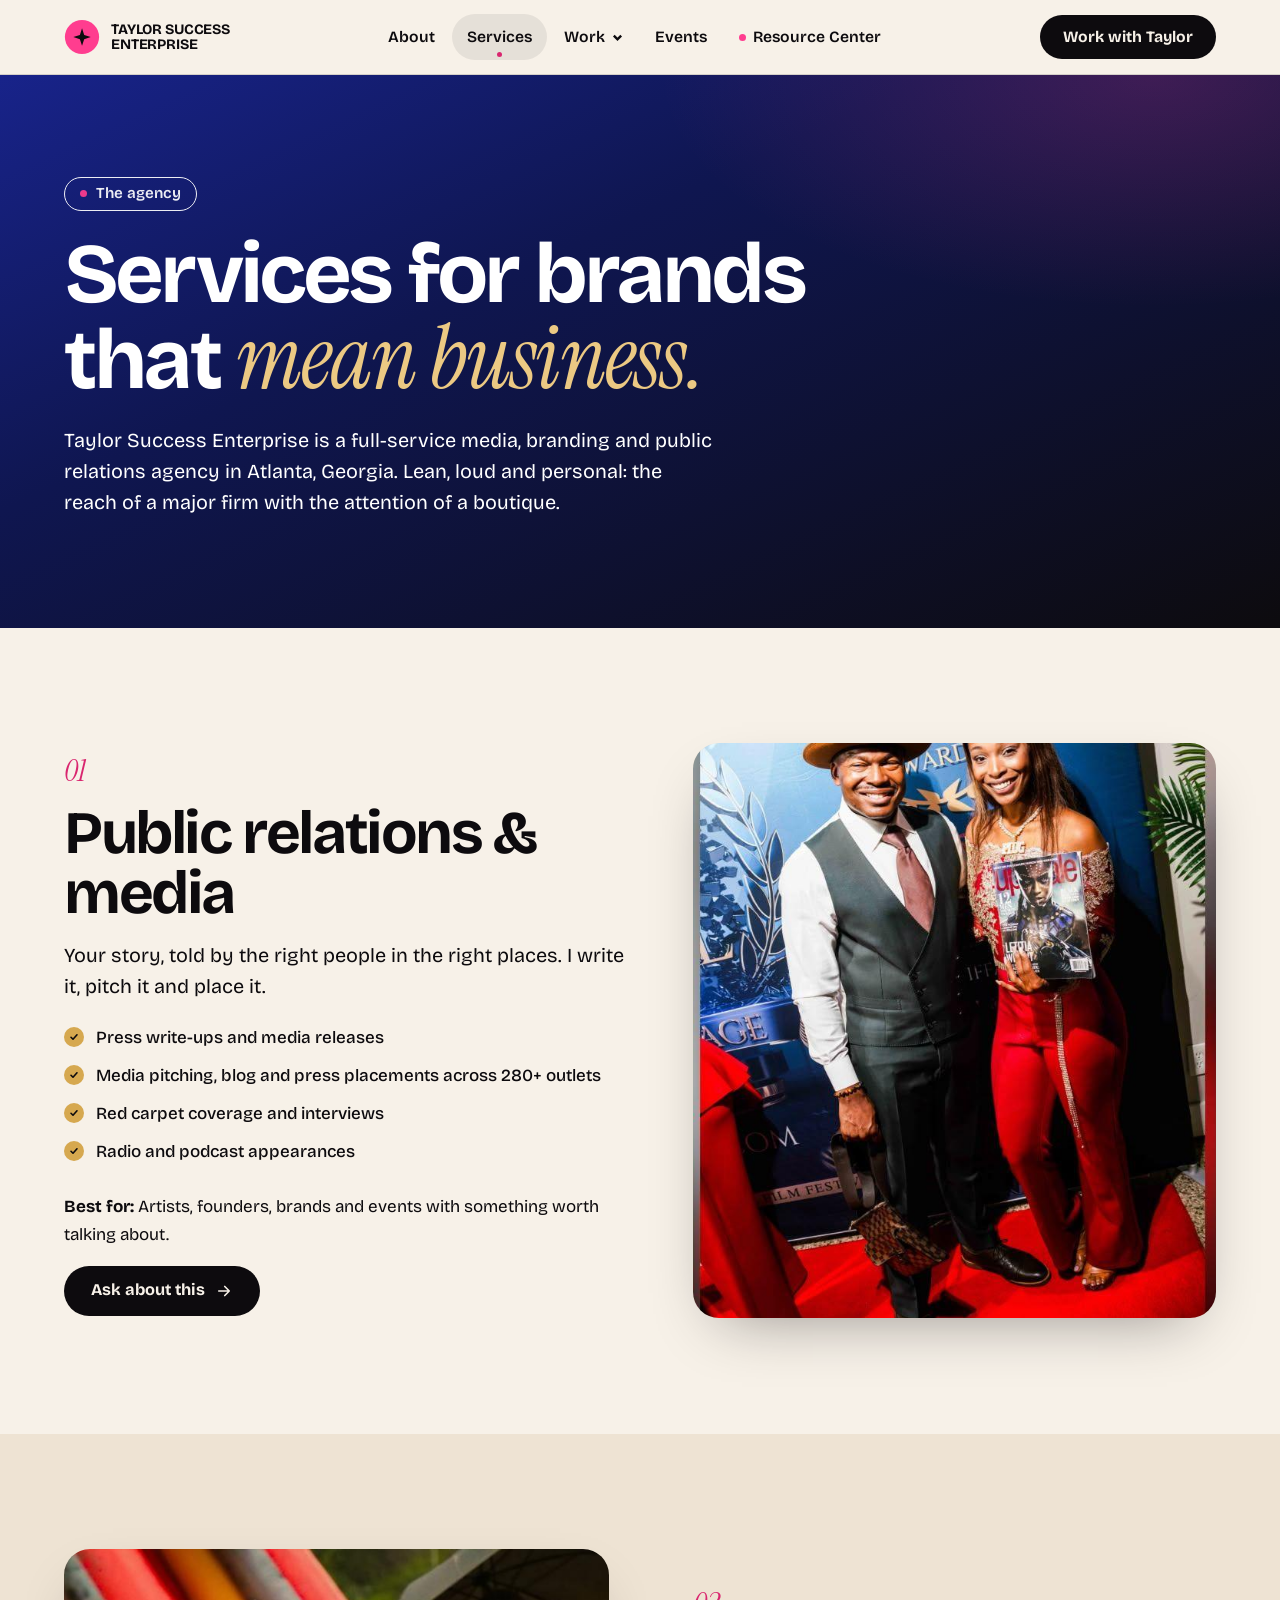
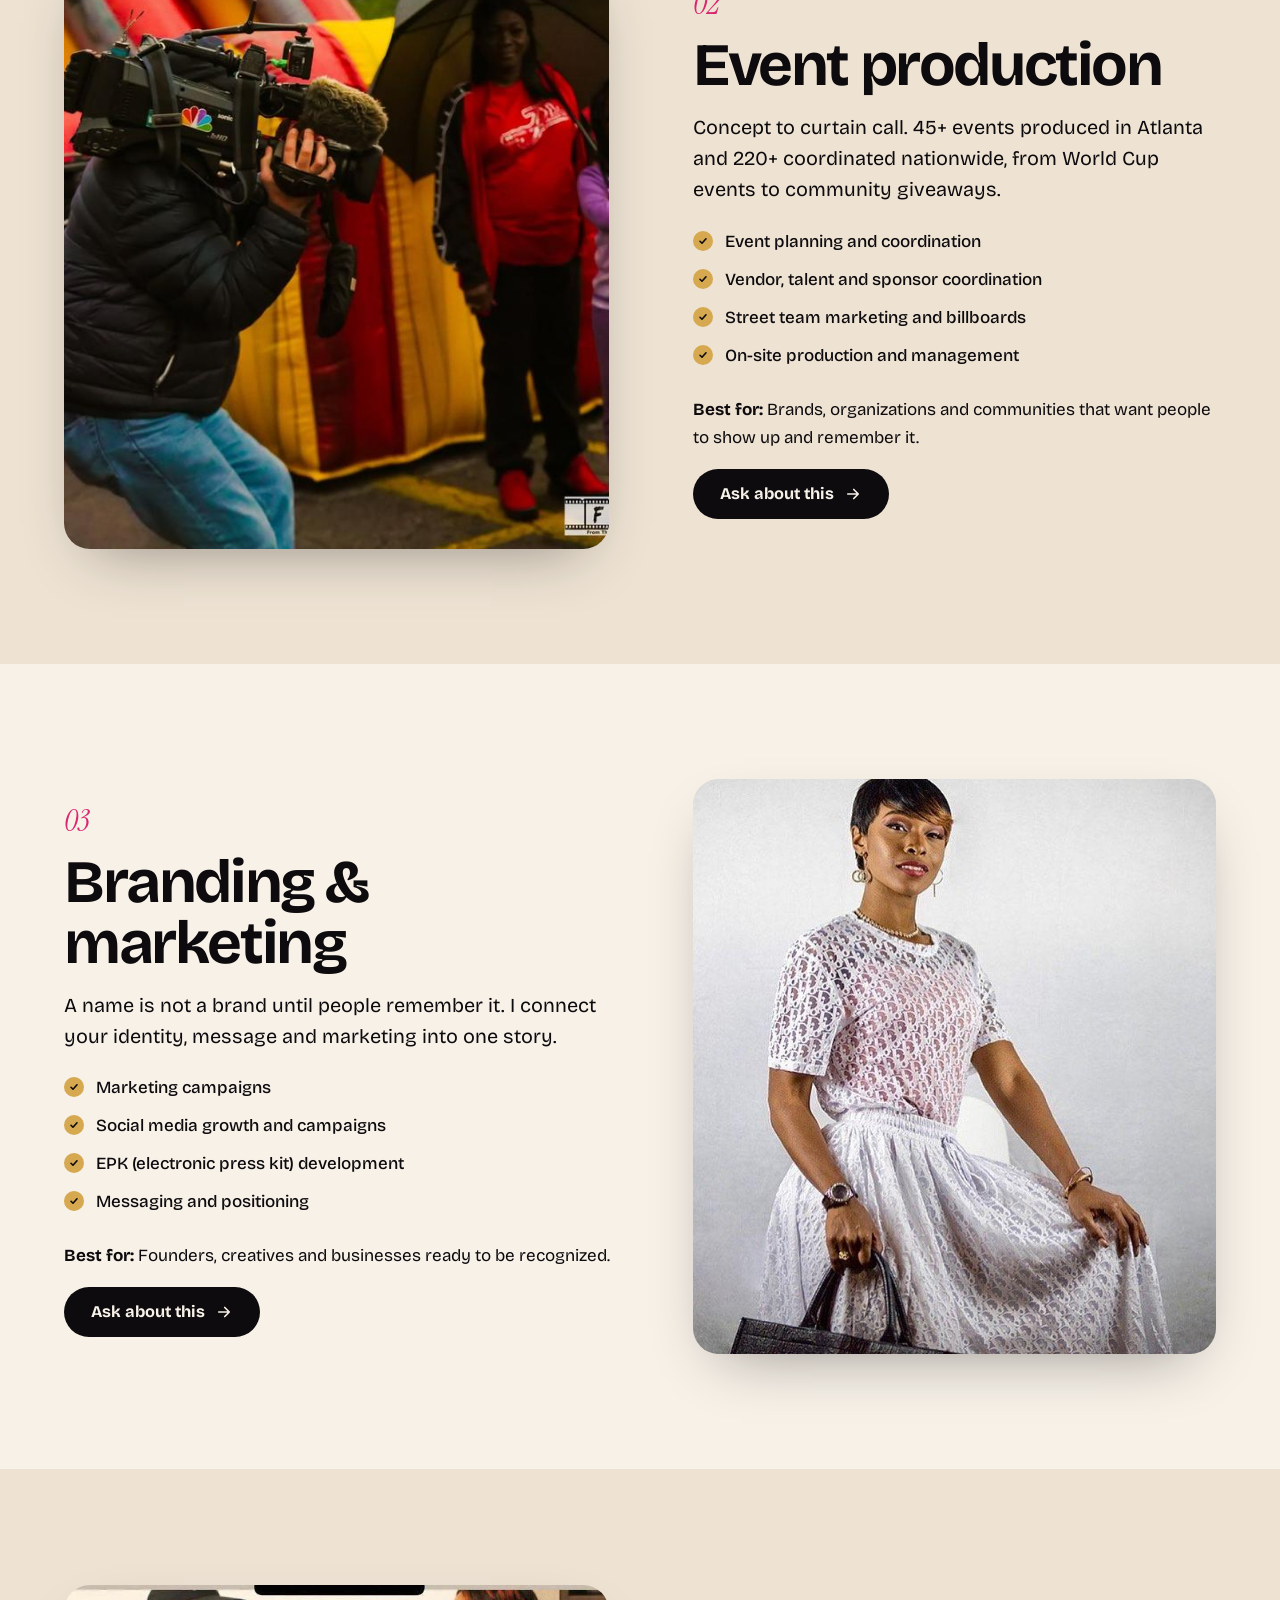
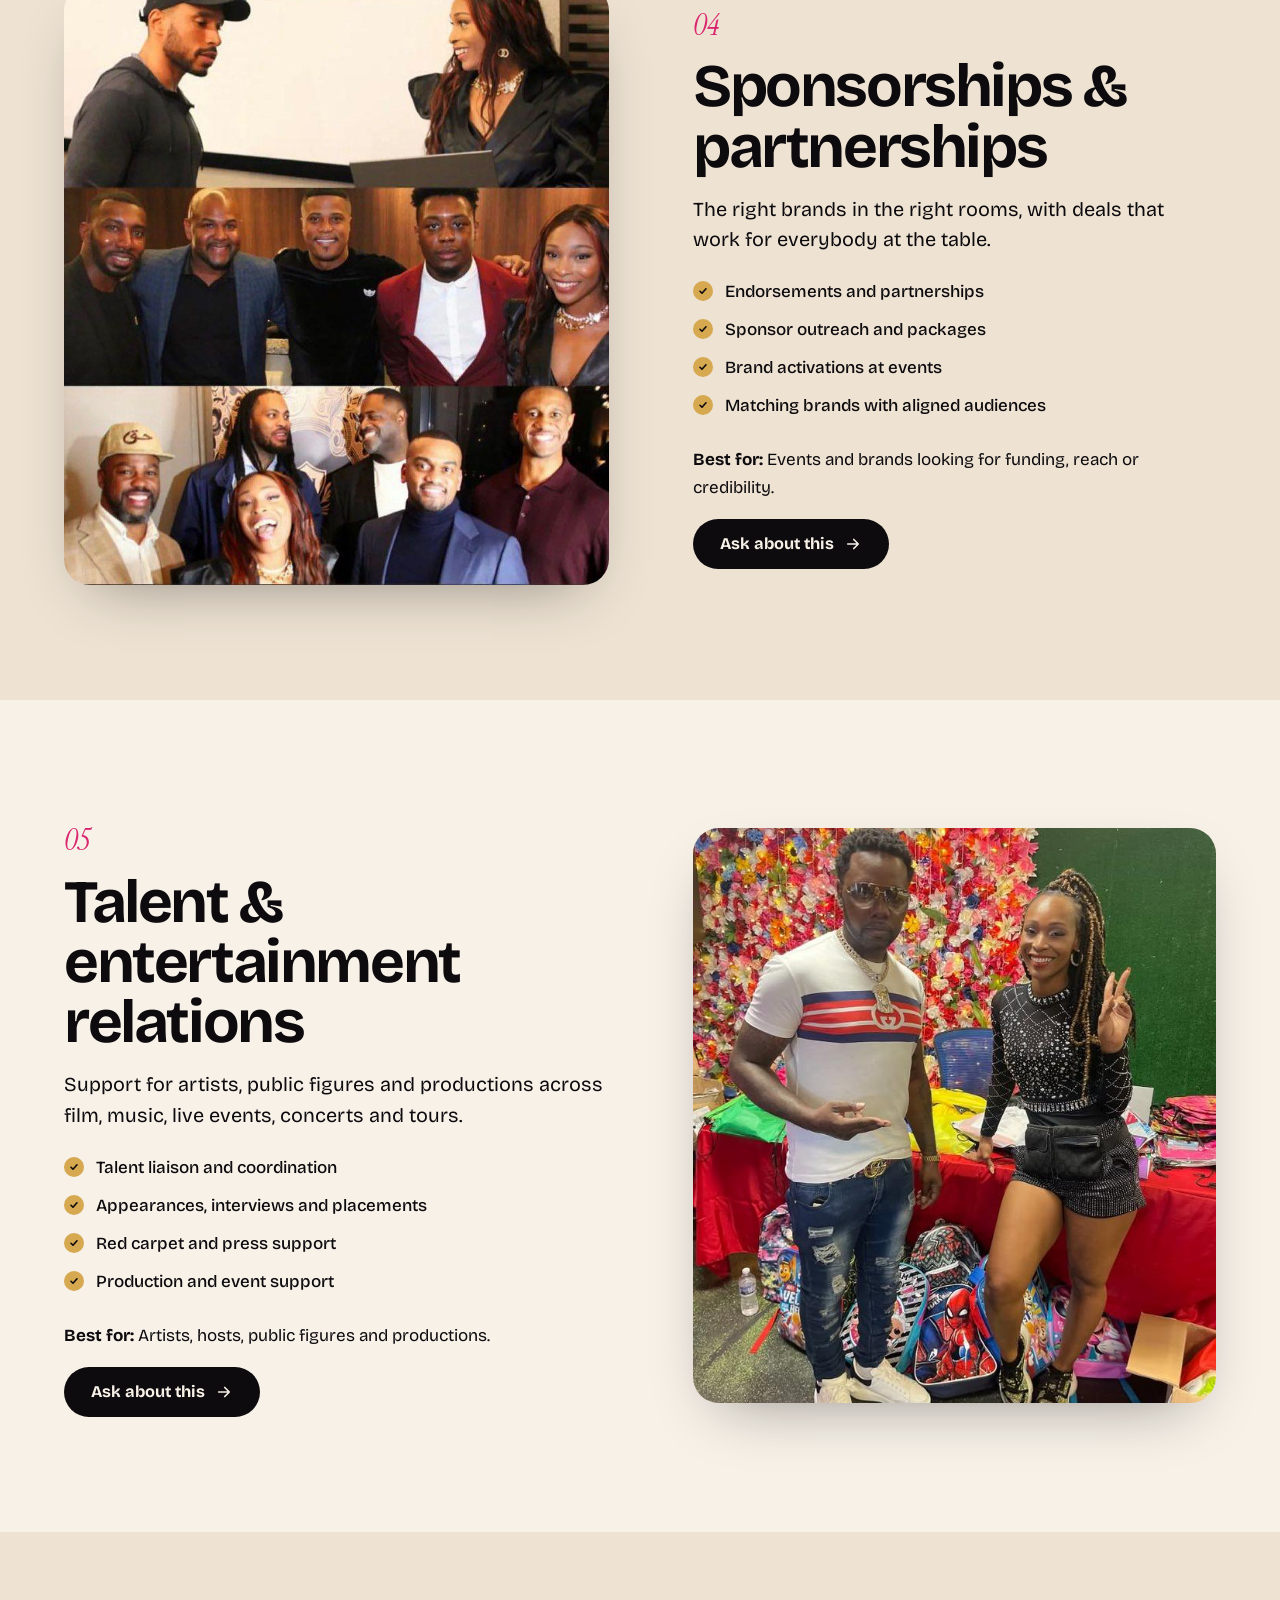
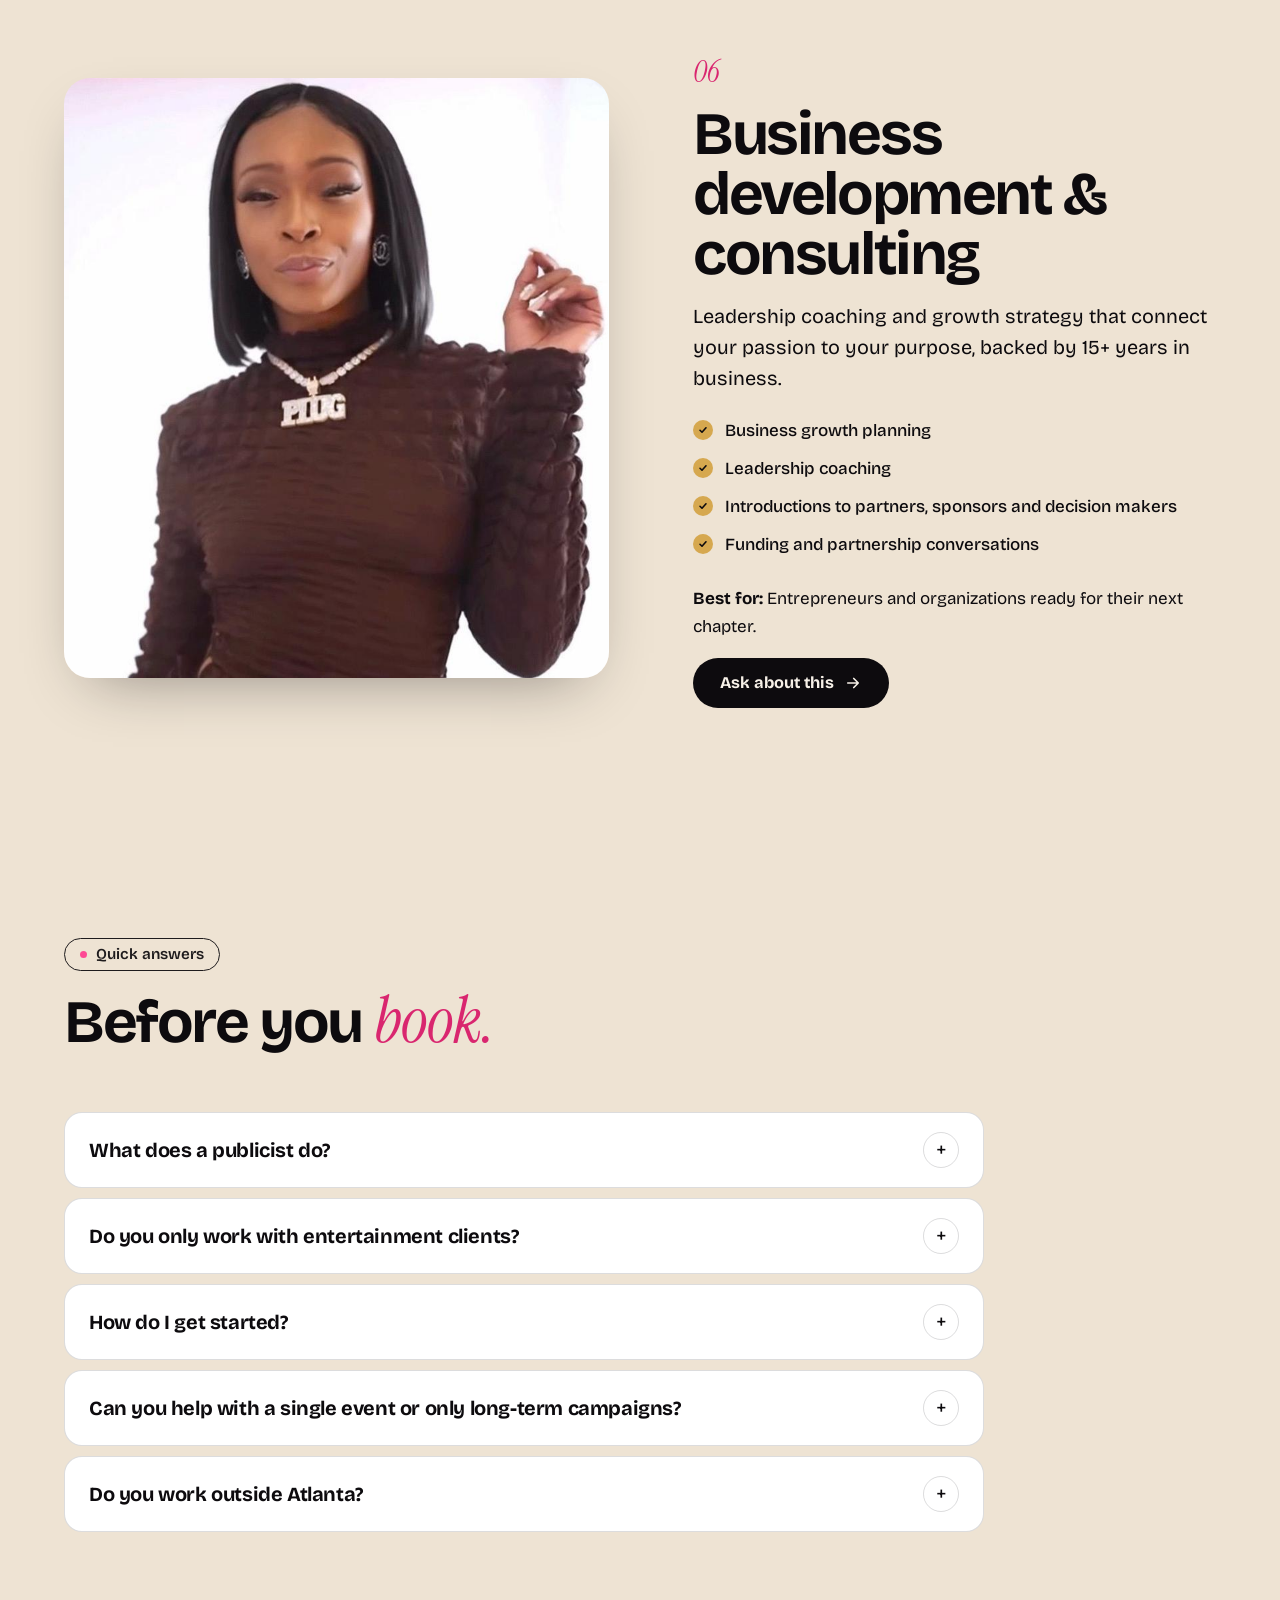
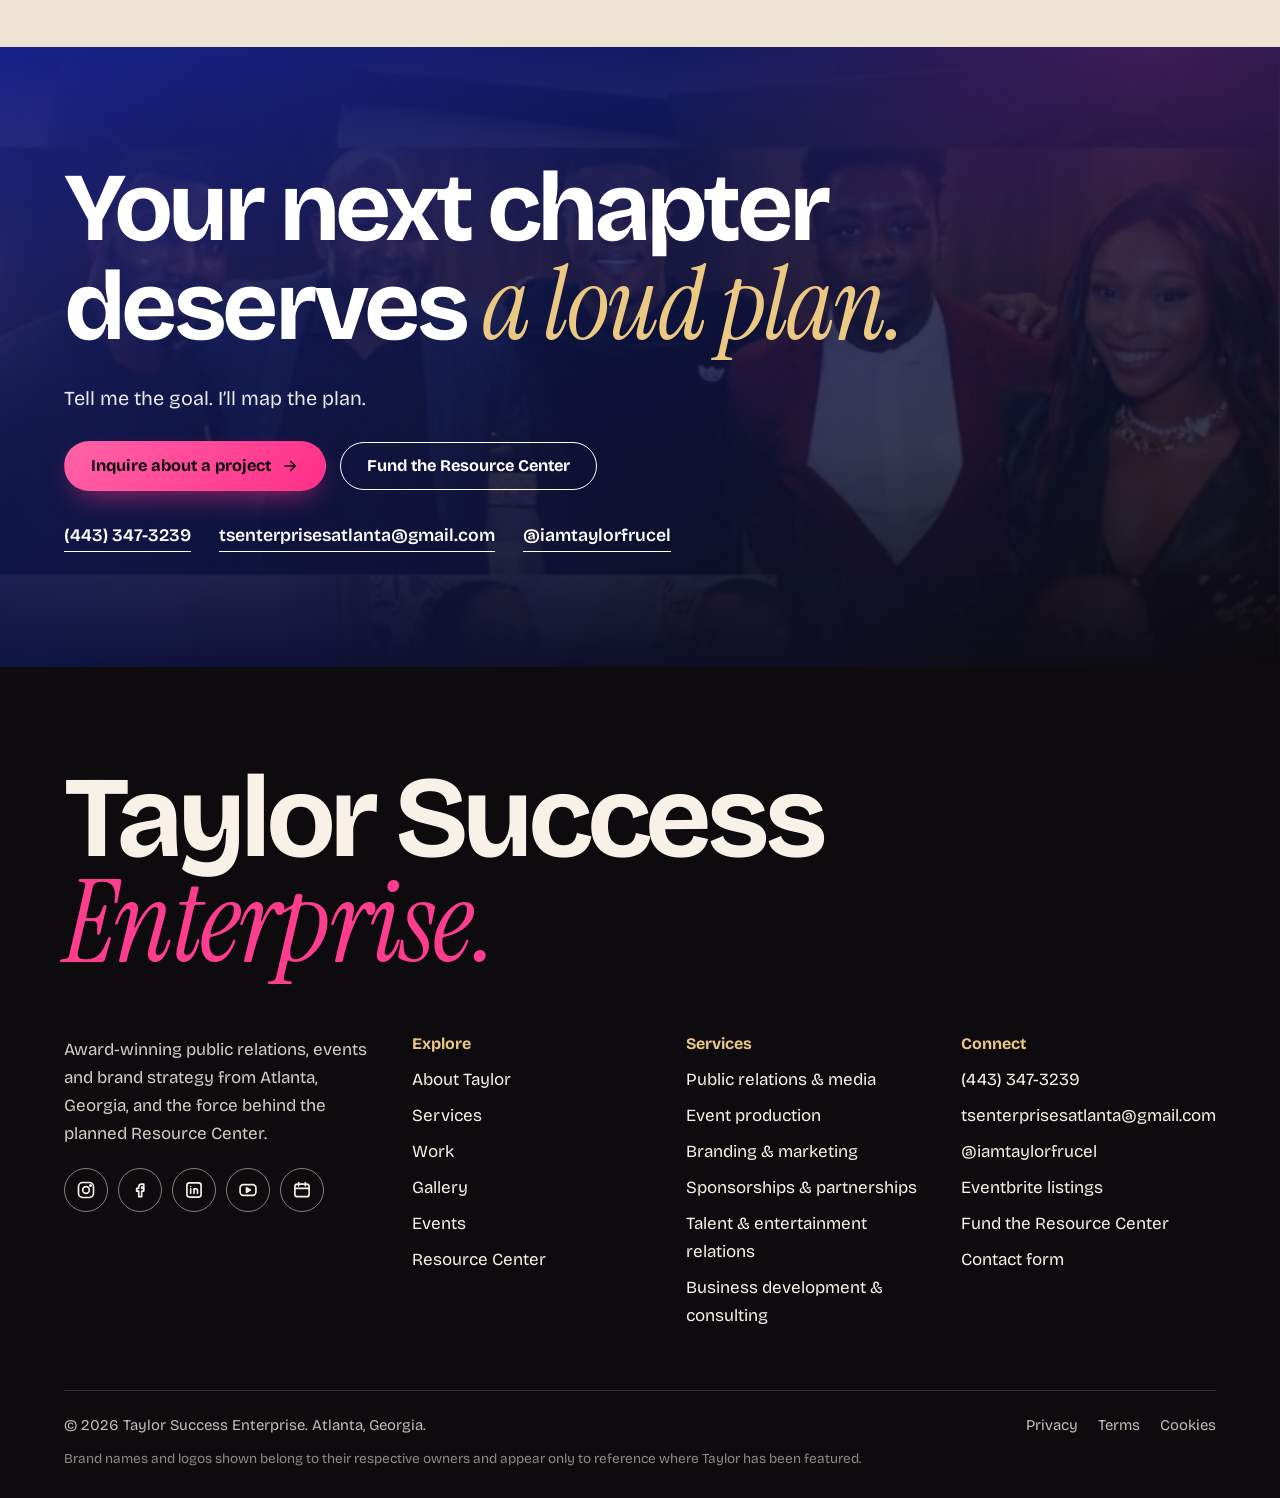
<file: services.html>
<!doctype html>
<html lang="en"><head><meta charset="utf-8"><meta name="viewport" content="width=device-width,initial-scale=1,viewport-fit=cover">
<title>PR, Events &amp; Brand Services in Atlanta | Taylor Frucel</title><meta name="description" content="Public relations, red carpet coverage, event production, branding, sponsorships and talent relations from Atlanta publicist Taylor Frucel."><meta name="robots" content="index,follow,max-image-preview:large,max-snippet:-1"><meta name="theme-color" content="#2340ff">
<link rel="canonical" href="https://taylorssuccessenterprise.com/services.html"><link rel="icon" href="assets/favicon.svg" type="image/svg+xml">
<meta property="og:type" content="website"><meta property="og:site_name" content="Taylor Success Enterprise"><meta property="og:locale" content="en_US"><meta property="og:title" content="PR, Events &amp; Brand Services in Atlanta | Taylor Frucel"><meta property="og:description" content="Public relations, red carpet coverage, event production, branding, sponsorships and talent relations from Atlanta publicist Taylor Frucel."><meta property="og:url" content="https://taylorssuccessenterprise.com/services.html"><meta property="og:image" content="https://taylorssuccessenterprise.com/assets/og-image.jpg"><meta property="og:image:width" content="1200"><meta property="og:image:height" content="630"><meta property="og:image:alt" content="Taylor Frucel, Atlanta publicist and event producer">
<meta name="twitter:card" content="summary_large_image"><meta name="twitter:title" content="PR, Events &amp; Brand Services in Atlanta | Taylor Frucel"><meta name="twitter:description" content="Public relations, red carpet coverage, event production, branding, sponsorships and talent relations from Atlanta publicist Taylor Frucel."><meta name="twitter:image" content="https://taylorssuccessenterprise.com/assets/og-image.jpg">
<link rel="preload" href="assets/fonts/bricolage-grotesque-latin-wght-normal.woff2" as="font" type="font/woff2" crossorigin>
<link rel="stylesheet" href="assets/styles.css">
<script type="application/ld+json">{"@context":"https://schema.org","@graph":[{"@type":["ProfessionalService","Organization"],"@id":"https://taylorssuccessenterprise.com/#org","name":"Taylor Success Enterprise","alternateName":["Taylor Success Enterprise Atlanta","TSE"],"url":"https://taylorssuccessenterprise.com/","description":"Taylor Success Enterprise is a full-service media, branding and public relations agency headquartered in Atlanta, Georgia, specializing in publicity, media relations, red carpet coverage, event production, sponsorships and marketing for corporate, consumer and entertainment clients. Founder Taylor Frucel is also leading the planned Resource Center, a community coworking, learning and event space in Atlanta.","logo":"https://taylorssuccessenterprise.com/assets/og-image.jpg","image":"https://taylorssuccessenterprise.com/assets/og-image.jpg","telephone":"+1-443-347-3239","email":"tsenterprisesatlanta@gmail.com","address":{"@type":"PostalAddress","addressLocality":"Atlanta","addressRegion":"GA","addressCountry":"US"},"areaServed":[{"@type":"City","name":"Atlanta"},{"@type":"Country","name":"United States"},"International"],"founder":{"@id":"https://taylorssuccessenterprise.com/#taylor"},"sameAs":["https://www.instagram.com/iamtaylorfrucel/","https://www.facebook.com/TaylorFrucelWithDaTea/","https://www.linkedin.com/in/taylor-stubbs-362bb41ab/","https://youtube.com/@taylorstubbs-x5h","https://www.eventbrite.com/o/taylor-frucel-iamtaylorfrucel-40862467933"],"knowsAbout":["Public relations","Publicity","Community resource centers","Coworking and event space development","Media relations","Red carpet coverage","Event production","Brand strategy","Social media marketing","Sponsorships and partnerships","Talent relations"],"hasOfferCatalog":{"@type":"OfferCatalog","name":"Services","itemListElement":[{"@type":"Offer","itemOffered":{"@type":"Service","name":"Public relations & media","description":"Press write-ups, media pitching, blog placements, interviews and red carpet coverage that get your story told."}},{"@type":"Offer","itemOffered":{"@type":"Service","name":"Event production","description":"Concept to curtain call. 45+ events produced in Atlanta and 220+ coordinated nationwide."}},{"@type":"Offer","itemOffered":{"@type":"Service","name":"Branding & marketing","description":"Campaigns, social media growth and EPKs that turn a name into a brand people remember."}},{"@type":"Offer","itemOffered":{"@type":"Service","name":"Sponsorships & partnerships","description":"The right brands in the right rooms, with deals that work for everybody at the table."}},{"@type":"Offer","itemOffered":{"@type":"Service","name":"Talent & entertainment relations","description":"Liaison, bookings and relationships for artists, hosts and productions."}},{"@type":"Offer","itemOffered":{"@type":"Service","name":"Business development & consulting","description":"Leadership coaching and growth plans that connect your passion to your purpose."}}]}},{"@type":"Person","@id":"https://taylorssuccessenterprise.com/#taylor","name":"Taylor Frucel","alternateName":["Taylor Stubbs Frucel","Taylor Stubbs"],"jobTitle":"Publicist, Event Producer and Brand Strategist","url":"https://taylorssuccessenterprise.com/about.html","image":"https://taylorssuccessenterprise.com/uploads/taylor/taylor-portrait-blue.jpg","description":"Award-winning Atlanta publicist, entrepreneur, event producer, brand strategist and talent liaison with more than 15 years of experience in marketing, public relations, real estate, business development and brand growth.","worksFor":{"@id":"https://taylorssuccessenterprise.com/#org"},"homeLocation":{"@type":"City","name":"Atlanta, Georgia"},"sameAs":["https://www.instagram.com/iamtaylorfrucel/","https://www.facebook.com/TaylorFrucelWithDaTea/","https://www.linkedin.com/in/taylor-stubbs-362bb41ab/","https://youtube.com/@taylorstubbs-x5h","https://www.eventbrite.com/o/taylor-frucel-iamtaylorfrucel-40862467933"],"knowsAbout":["Public relations","Publicity","Community resource centers","Coworking and event space development","Media relations","Red carpet coverage","Event production","Brand strategy","Social media marketing","Sponsorships and partnerships","Talent relations"],"award":"Award-winning publicist"},{"@type":"WebSite","@id":"https://taylorssuccessenterprise.com/#website","url":"https://taylorssuccessenterprise.com/","name":"Taylor Success Enterprise","publisher":{"@id":"https://taylorssuccessenterprise.com/#org"},"inLanguage":"en-US"},{"@type":"Service","name":"Public relations & media","description":"Your story, told by the right people in the right places. I write it, pitch it and place it.","url":"https://taylorssuccessenterprise.com/services.html#public-relations","provider":{"@id":"https://taylorssuccessenterprise.com/#org"},"areaServed":["Atlanta, Georgia","United States"]},{"@type":"Service","name":"Event production","description":"Concept to curtain call. 45+ events produced in Atlanta and 220+ coordinated nationwide, from World Cup events to community giveaways.","url":"https://taylorssuccessenterprise.com/services.html#event-production","provider":{"@id":"https://taylorssuccessenterprise.com/#org"},"areaServed":["Atlanta, Georgia","United States"]},{"@type":"Service","name":"Branding & marketing","description":"A name is not a brand until people remember it. I connect your identity, message and marketing into one story.","url":"https://taylorssuccessenterprise.com/services.html#branding-marketing","provider":{"@id":"https://taylorssuccessenterprise.com/#org"},"areaServed":["Atlanta, Georgia","United States"]},{"@type":"Service","name":"Sponsorships & partnerships","description":"The right brands in the right rooms, with deals that work for everybody at the table.","url":"https://taylorssuccessenterprise.com/services.html#sponsorships-partnerships","provider":{"@id":"https://taylorssuccessenterprise.com/#org"},"areaServed":["Atlanta, Georgia","United States"]},{"@type":"Service","name":"Talent & entertainment relations","description":"Support for artists, public figures and productions across film, music, live events, concerts and tours.","url":"https://taylorssuccessenterprise.com/services.html#talent-entertainment","provider":{"@id":"https://taylorssuccessenterprise.com/#org"},"areaServed":["Atlanta, Georgia","United States"]},{"@type":"Service","name":"Business development & consulting","description":"Leadership coaching and growth strategy that connect your passion to your purpose, backed by 15+ years in business.","url":"https://taylorssuccessenterprise.com/services.html#business-development","provider":{"@id":"https://taylorssuccessenterprise.com/#org"},"areaServed":["Atlanta, Georgia","United States"]},{"@type":"BreadcrumbList","itemListElement":[{"@type":"ListItem","position":1,"name":"Home","item":"https://taylorssuccessenterprise.com/"},{"@type":"ListItem","position":2,"name":"Services","item":"https://taylorssuccessenterprise.com/services.html"}]},{"@type":"FAQPage","mainEntity":[{"@type":"Question","name":"What does a publicist do?","acceptedAnswer":{"@type":"Answer","text":"A publicist shapes your story and gets it in front of the right audience: writing press materials, pitching media, securing interviews and placements, and managing how you show up before, during and after a launch or event."}},{"@type":"Question","name":"Do you only work with entertainment clients?","acceptedAnswer":{"@type":"Answer","text":"No. Taylor Success Enterprise serves corporate, consumer and entertainment clients, from founders and small businesses to artists, organizations and events."}},{"@type":"Question","name":"How do I get started?","acceptedAnswer":{"@type":"Answer","text":"Send an inquiry with your goal, timeline and budget range if known. Every package is tailored to the client, so the first step is a conversation about the outcome you want."}},{"@type":"Question","name":"Can you help with a single event or only long-term campaigns?","acceptedAnswer":{"@type":"Answer","text":"Both. Some clients hire the agency for one event or launch, others for ongoing publicity, branding and partnership support."}},{"@type":"Question","name":"Do you work outside Atlanta?","acceptedAnswer":{"@type":"Answer","text":"Yes. The agency is based in Atlanta and works nationwide and internationally."}}]}]}</script></head>
<body>
<a class="skip-link" href="#main">Skip to content</a><header class="site-header"><div class="wrap nav"><a class="brand" href="index.html" aria-label="Taylor Success Enterprise, home"><svg viewBox="0 0 40 40" aria-hidden="true"><circle cx="20" cy="20" r="19" fill="#ff3d8f"/><g transform="translate(9 9) scale(.92)"><path d="M12 1.5l2.6 7.9 7.9 2.6-7.9 2.6L12 22.5l-2.6-7.9L1.5 12l7.9-2.6z" fill="#0d0b0e"/></g></svg><span>Taylor Success<br>Enterprise</span></a><ul class="nav-list"><li><a class="nav-link" href="about.html">About</a></li><li><a class="nav-link is-current" href="services.html" aria-current="page">Services</a></li><li class="has-sub"><button class="nav-btn" type="button" aria-expanded="false" aria-controls="sub-work">Work<svg viewBox="0 0 12 12" aria-hidden="true"><path d="M2 4l4 4 4-4" fill="none"/></svg></button><div class="sub" id="sub-work"><a href="work.html"><strong>Highlights</strong><span>Six worlds, one reel</span></a><a href="gallery.html"><strong>Full gallery</strong><span>Every photo and video</span></a></div></li><li><a class="nav-link" href="events.html">Events</a></li><li><a class="nav-link is-accent" href="resource-center.html">Resource Center</a></li></ul><a class="btn btn--ink nav-cta" href="contact.html">Work with Taylor</a><button class="menu-toggle" type="button" aria-expanded="false" aria-controls="menu" aria-label="Open menu"><svg class="b" viewBox="0 0 24 24" aria-hidden="true"><path d="M4 8h16M4 16h16"/></svg><svg class="x" viewBox="0 0 24 24" aria-hidden="true"><path d="M6 6l12 12M18 6L6 18"/></svg></button></div><nav class="menu" id="menu" aria-label="Mobile"><div class="menu-group"><a class="menu-top" href="about.html">About</a></div><div class="menu-group"><a class="menu-top is-current" href="services.html" aria-current="page">Services</a></div><div class="menu-group"><span class="menu-top">Work</span><div class="menu-kids"><a href="work.html">Highlights</a><a href="gallery.html">Full gallery</a></div></div><div class="menu-group"><a class="menu-top" href="events.html">Events</a></div><div class="menu-group"><a class="menu-top is-accent" href="resource-center.html">Resource Center</a></div><a class="btn btn--gold" href="contact.html">Work with Taylor<svg viewBox="0 0 24 24" aria-hidden="true"><path d="M5 12h14M13 6l6 6-6 6"/></svg></a><div class="menu-meta"><a href="tel:+14433473239">(443) 347-3239</a><a href="mailto:tsenterprisesatlanta@gmail.com">tsenterprisesatlanta@gmail.com</a></div></nav></header><main id="main"><section class="phero band--night"><div class="wrap"><span class="chip"><i></i>The agency</span><h1>Services for brands that <em>mean business.</em></h1>
<p class="lead">Taylor Success Enterprise is a full-service media, branding and public relations agency in Atlanta, Georgia. Lean, loud and personal: the reach of a major firm with the attention of a boutique.</p></div></section><section class="band " id="public-relations"><div class="wrap service"><div class="prose"><span class="num">01</span>
<h2 class="d2">Public relations &amp; media</h2><p class="lead">Your story, told by the right people in the right places. I write it, pitch it and place it.</p><ul class="ticks"><li>Press write-ups and media releases</li><li>Media pitching, blog and press placements across 280+ outlets</li><li>Red carpet coverage and interviews</li><li>Radio and podcast appearances</li></ul><p><b>Best for:</b> Artists, founders, brands and events with something worth talking about.</p>
<div class="btn-row"><a class="btn btn--ink" href="contact.html?service=Public%20Relations%20%26%20Media">Ask about this<svg viewBox="0 0 24 24" aria-hidden="true"><path d="M5 12h14M13 6l6 6-6 6"/></svg></a></div></div>
<div class="photo service-photo"><img data-cms-image="svc_pr" src="uploads/taylor/m/red-carpet-guests.jpg" alt="Public relations and media at an Atlanta event" width="681" height="878" loading="lazy" decoding="async"></div></div></section><section class="band band--sand" id="event-production"><div class="wrap service service--flip"><div class="prose"><span class="num">02</span>
<h2 class="d2">Event production</h2><p class="lead">Concept to curtain call. 45+ events produced in Atlanta and 220+ coordinated nationwide, from World Cup events to community giveaways.</p><ul class="ticks"><li>Event planning and coordination</li><li>Vendor, talent and sponsor coordination</li><li>Street team marketing and billboards</li><li>On-site production and management</li></ul><p><b>Best for:</b> Brands, organizations and communities that want people to show up and remember it.</p>
<div class="btn-row"><a class="btn btn--ink" href="contact.html?service=Event%20Production">Ask about this<svg viewBox="0 0 24 24" aria-hidden="true"><path d="M5 12h14M13 6l6 6-6 6"/></svg></a></div></div>
<div class="photo service-photo"><img data-cms-image="svc_events" src="uploads/taylor/m/camera-crew-activation.jpg" alt="Event production at an Atlanta event" width="900" height="675" loading="lazy" decoding="async"></div></div></section><section class="band " id="branding-marketing"><div class="wrap service"><div class="prose"><span class="num">03</span>
<h2 class="d2">Branding &amp; marketing</h2><p class="lead">A name is not a brand until people remember it. I connect your identity, message and marketing into one story.</p><ul class="ticks"><li>Marketing campaigns</li><li>Social media growth and campaigns</li><li>EPK (electronic press kit) development</li><li>Messaging and positioning</li></ul><p><b>Best for:</b> Founders, creatives and businesses ready to be recognized.</p>
<div class="btn-row"><a class="btn btn--ink" href="contact.html?service=Branding%20%26%20Marketing">Ask about this<svg viewBox="0 0 24 24" aria-hidden="true"><path d="M5 12h14M13 6l6 6-6 6"/></svg></a></div></div>
<div class="photo service-photo"><img data-cms-image="svc_brand" src="uploads/taylor/m/taylor-white-lace.jpg" alt="Branding and marketing at an Atlanta event" width="655" height="754" loading="lazy" decoding="async"></div></div></section><section class="band band--sand" id="sponsorships-partnerships"><div class="wrap service service--flip"><div class="prose"><span class="num">04</span>
<h2 class="d2">Sponsorships &amp; partnerships</h2><p class="lead">The right brands in the right rooms, with deals that work for everybody at the table.</p><ul class="ticks"><li>Endorsements and partnerships</li><li>Sponsor outreach and packages</li><li>Brand activations at events</li><li>Matching brands with aligned audiences</li></ul><p><b>Best for:</b> Events and brands looking for funding, reach or credibility.</p>
<div class="btn-row"><a class="btn btn--ink" href="contact.html?service=Sponsorship%20%26%20Partnership">Ask about this<svg viewBox="0 0 24 24" aria-hidden="true"><path d="M5 12h14M13 6l6 6-6 6"/></svg></a></div></div>
<div class="photo service-photo"><img data-cms-image="svc_sponsor" src="uploads/taylor/m/networking-group.jpg" alt="Sponsorships and partnerships at an Atlanta event" width="888" height="898" loading="lazy" decoding="async"></div></div></section><section class="band " id="talent-entertainment"><div class="wrap service"><div class="prose"><span class="num">05</span>
<h2 class="d2">Talent &amp; entertainment relations</h2><p class="lead">Support for artists, public figures and productions across film, music, live events, concerts and tours.</p><ul class="ticks"><li>Talent liaison and coordination</li><li>Appearances, interviews and placements</li><li>Red carpet and press support</li><li>Production and event support</li></ul><p><b>Best for:</b> Artists, hosts, public figures and productions.</p>
<div class="btn-row"><a class="btn btn--ink" href="contact.html?service=Talent%20%26%20Entertainment">Ask about this<svg viewBox="0 0 24 24" aria-hidden="true"><path d="M5 12h14M13 6l6 6-6 6"/></svg></a></div></div>
<div class="photo service-photo"><img data-cms-image="svc_talent" src="uploads/taylor/m/backstage-flowers.jpg" alt="Talent and entertainment relations at an Atlanta event" width="675" height="900" loading="lazy" decoding="async"></div></div></section><section class="band band--sand" id="business-development"><div class="wrap service service--flip"><div class="prose"><span class="num">06</span>
<h2 class="d2">Business development &amp; consulting</h2><p class="lead">Leadership coaching and growth strategy that connect your passion to your purpose, backed by 15+ years in business.</p><ul class="ticks"><li>Business growth planning</li><li>Leadership coaching</li><li>Introductions to partners, sponsors and decision makers</li><li>Funding and partnership conversations</li></ul><p><b>Best for:</b> Entrepreneurs and organizations ready for their next chapter.</p>
<div class="btn-row"><a class="btn btn--ink" href="contact.html?service=Business%20Development">Ask about this<svg viewBox="0 0 24 24" aria-hidden="true"><path d="M5 12h14M13 6l6 6-6 6"/></svg></a></div></div>
<div class="photo service-photo"><img data-cms-image="svc_biz" src="uploads/taylor/m/taylor-portrait-plug-chain.jpg" alt="Business development and consulting at an Atlanta event" width="900" height="900" loading="lazy" decoding="async"></div></div></section><section class="band band--sand"><div class="wrap"><div class="sec-head"><span class="chip"><i></i>Quick answers</span><h2 class="d2">Before you <em>book.</em></h2></div><div class="faq"><details><summary>What does a publicist do?</summary><p>A publicist shapes your story and gets it in front of the right audience: writing press materials, pitching media, securing interviews and placements, and managing how you show up before, during and after a launch or event.</p></details><details><summary>Do you only work with entertainment clients?</summary><p>No. Taylor Success Enterprise serves corporate, consumer and entertainment clients, from founders and small businesses to artists, organizations and events.</p></details><details><summary>How do I get started?</summary><p>Send an inquiry with your goal, timeline and budget range if known. Every package is tailored to the client, so the first step is a conversation about the outcome you want.</p></details><details><summary>Can you help with a single event or only long-term campaigns?</summary><p>Both. Some clients hire the agency for one event or launch, others for ongoing publicity, branding and partnership support.</p></details><details><summary>Do you work outside Atlanta?</summary><p>Yes. The agency is based in Atlanta and works nationwide and internationally.</p></details></div></div></section><section class="band band--night cta"><div class="bgphoto" aria-hidden="true"><img data-cms-image="home_cta_bg" src="uploads/taylor/networking-group.jpg" alt="" width="888" height="898" loading="lazy" decoding="async"></div><div class="wrap"><h2>Your next chapter deserves <em>a loud plan.</em></h2><p class="lead">Tell me the goal. I&rsquo;ll map the plan.</p><div class="btn-row" style="margin-top:26px"><a class="btn " href="contact.html">Inquire about a project<svg viewBox="0 0 24 24" aria-hidden="true"><path d="M5 12h14M13 6l6 6-6 6"/></svg></a><a class="btn btn--ghost" href="contact.html?service=Resource%20Center%20Funding%20%26%20Partnerships">Fund the Resource Center</a></div><div class="cta-contact"><a class="link-u" href="tel:+14433473239">(443) 347-3239</a><a class="link-u" href="mailto:tsenterprisesatlanta@gmail.com">tsenterprisesatlanta@gmail.com</a><a class="link-u" href="https://www.instagram.com/iamtaylorfrucel/" rel="noopener" target="_blank">@iamtaylorfrucel</a></div></div></section></main><footer class="site-footer"><div class="wrap"><p class="foot-mark">Taylor Success <em>Enterprise.</em></p><div class="foot-grid"><div><p class="foot-copy">Award-winning public relations, events and brand strategy from Atlanta, Georgia, and the force behind the planned Resource Center.</p><div class="socials"><a href="https://www.instagram.com/iamtaylorfrucel/" rel="noopener" target="_blank" aria-label="Instagram"><svg viewBox="0 0 24 24" aria-hidden="true"><rect x="3" y="3" width="18" height="18" rx="5"/><circle cx="12" cy="12" r="4"/><circle cx="17.4" cy="6.6" r=".8" fill="currentColor"/></svg></a><a href="https://www.facebook.com/TaylorFrucelWithDaTea/" rel="noopener" target="_blank" aria-label="Facebook"><svg viewBox="0 0 24 24" aria-hidden="true"><path d="M14 8.5h2.5V5H14c-2.2 0-3.5 1.4-3.5 3.5V10H8v3.4h2.5V20H14v-6.6h2.4l.4-3.4H14V8.9c0-.3.2-.4.5-.4z"/></svg></a><a href="https://www.linkedin.com/in/taylor-stubbs-362bb41ab/" rel="noopener" target="_blank" aria-label="LinkedIn"><svg viewBox="0 0 24 24" aria-hidden="true"><rect x="3.5" y="3.5" width="17" height="17" rx="3"/><path d="M8 10.5V16M8 7.8v.1M12 16v-3.2c0-1.4 1-2.3 2.2-2.3s2 .9 2 2.3V16M12 10.5V16"/></svg></a><a href="https://youtube.com/@taylorstubbs-x5h" rel="noopener" target="_blank" aria-label="YouTube"><svg viewBox="0 0 24 24" aria-hidden="true"><rect x="2.5" y="5.5" width="19" height="13" rx="4"/><path d="M10.2 9.4v5.2l4.6-2.6z" fill="currentColor"/></svg></a><a href="https://www.eventbrite.com/o/taylor-frucel-iamtaylorfrucel-40862467933" rel="noopener" target="_blank" aria-label="Eventbrite"><svg viewBox="0 0 24 24" aria-hidden="true"><rect x="3.5" y="5" width="17" height="15" rx="3"/><path d="M8 3v4M16 3v4M3.5 10h17"/></svg></a></div></div><div><h3>Explore</h3><ul><li><a href="about.html">About Taylor</a></li><li><a href="services.html">Services</a></li><li><a href="work.html">Work</a></li><li><a href="gallery.html">Gallery</a></li><li><a href="events.html">Events</a></li><li><a href="resource-center.html">Resource Center</a></li></ul></div><div><h3>Services</h3><ul><li><a href="services.html#public-relations">Public relations &amp; media</a></li><li><a href="services.html#event-production">Event production</a></li><li><a href="services.html#branding-marketing">Branding &amp; marketing</a></li><li><a href="services.html#sponsorships-partnerships">Sponsorships &amp; partnerships</a></li><li><a href="services.html#talent-entertainment">Talent &amp; entertainment relations</a></li><li><a href="services.html#business-development">Business development &amp; consulting</a></li></ul></div><div><h3>Connect</h3><ul><li><a href="tel:+14433473239">(443) 347-3239</a></li><li><a href="mailto:tsenterprisesatlanta@gmail.com">tsenterprisesatlanta@gmail.com</a></li><li><a href="https://www.instagram.com/iamtaylorfrucel/" rel="noopener" target="_blank">@iamtaylorfrucel</a></li><li><a href="https://www.eventbrite.com/o/taylor-frucel-iamtaylorfrucel-40862467933" rel="noopener" target="_blank">Eventbrite listings</a></li><li><a href="contact.html?service=Resource%20Center%20Funding%20%26%20Partnerships">Fund the Resource Center</a></li><li><a href="contact.html">Contact form</a></li></ul></div></div><div class="foot-base"><span>&copy; 2026 Taylor Success Enterprise. Atlanta, Georgia.</span><nav aria-label="Legal"><a href="privacy.html">Privacy</a><a href="terms.html">Terms</a><a href="cookies.html">Cookies</a></nav><p class="foot-tm">Brand names and logos shown belong to their respective owners and appear only to reference where Taylor has been featured.</p></div></div></footer><script src="assets/site.js" defer></script></body></html>
</file>
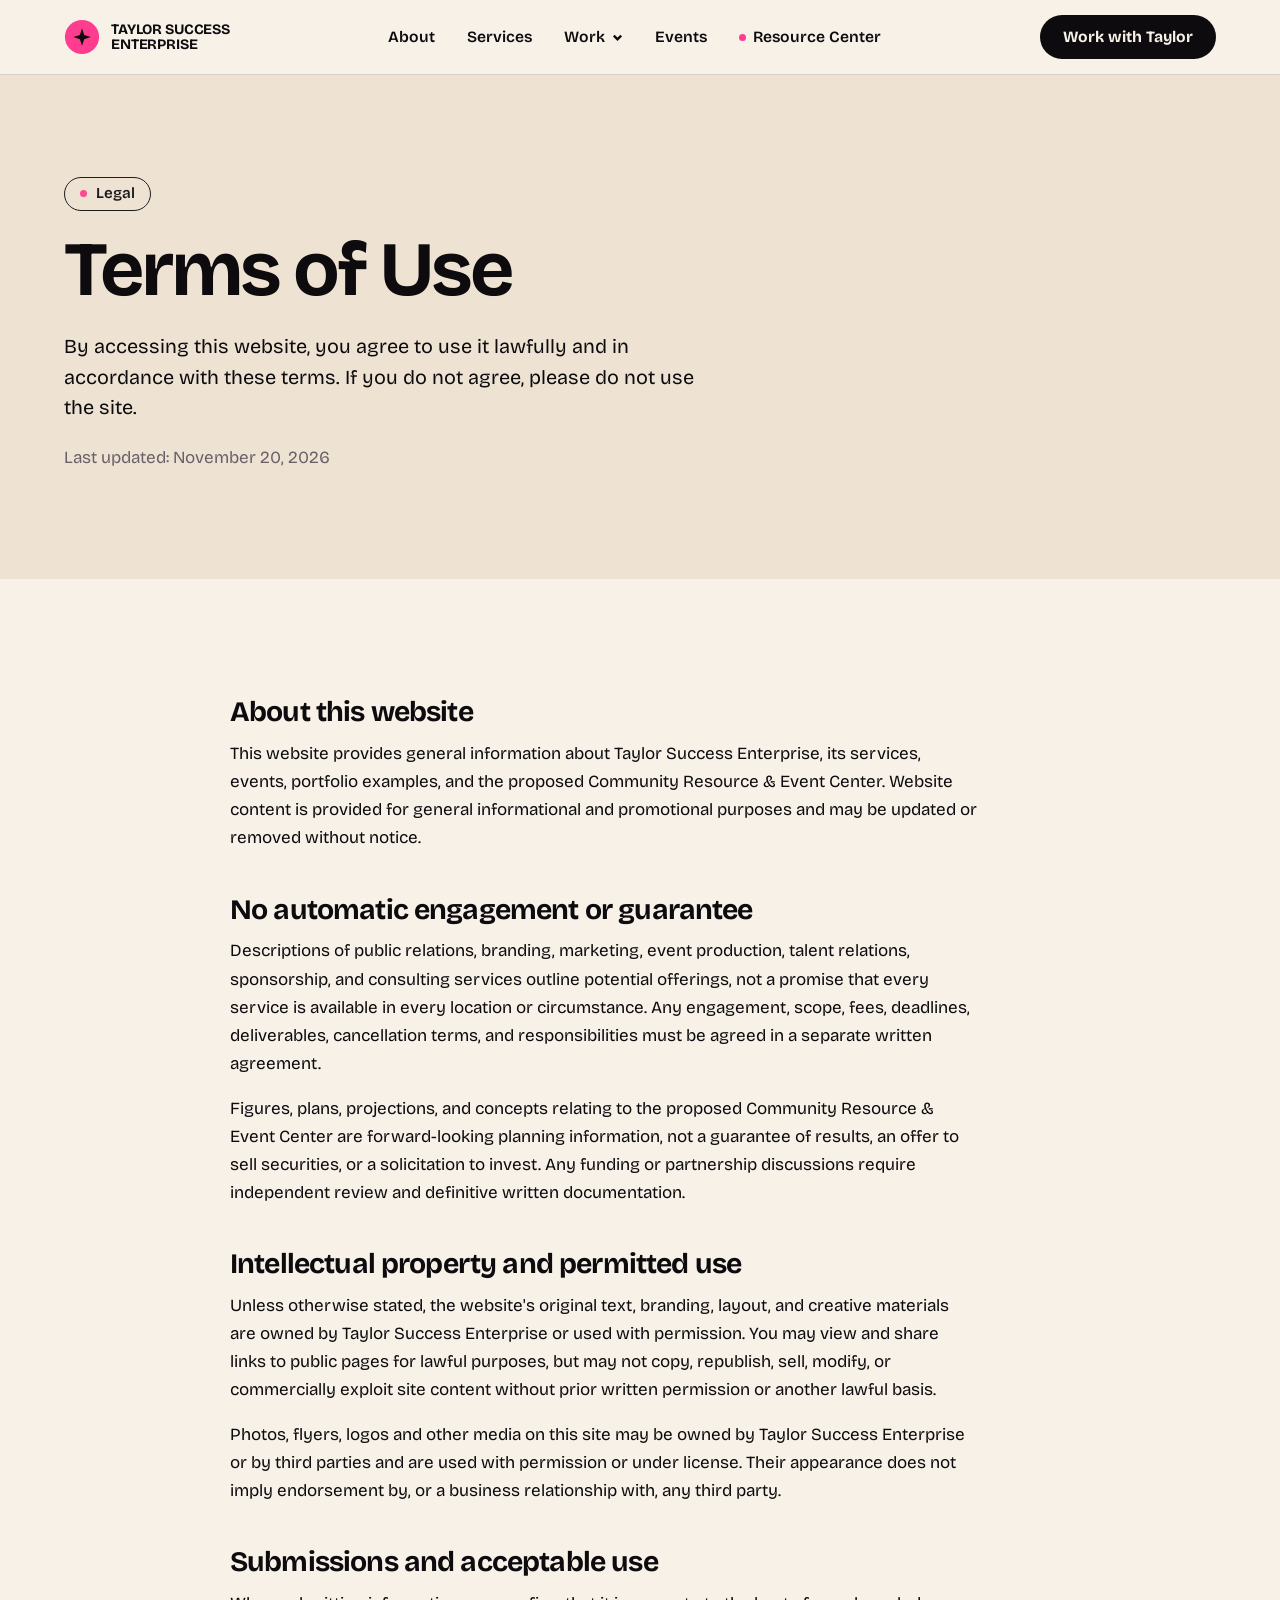
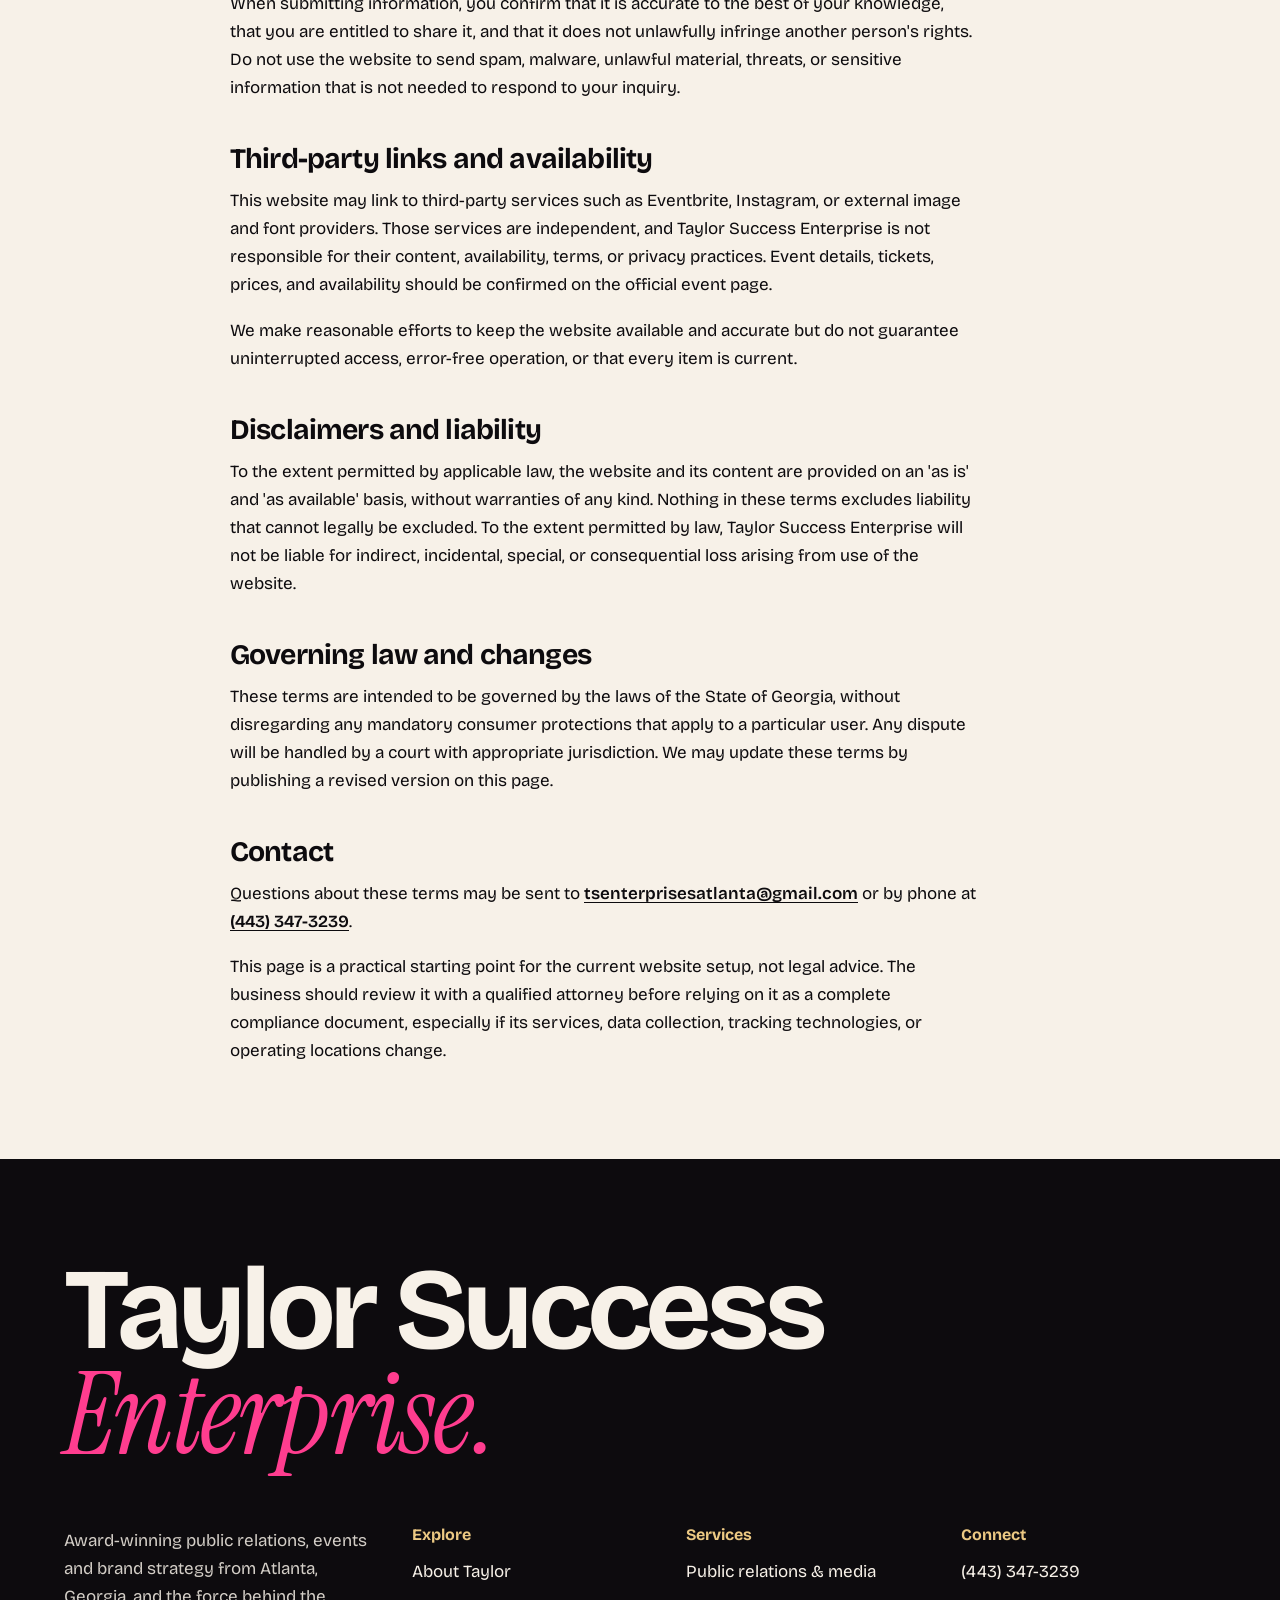
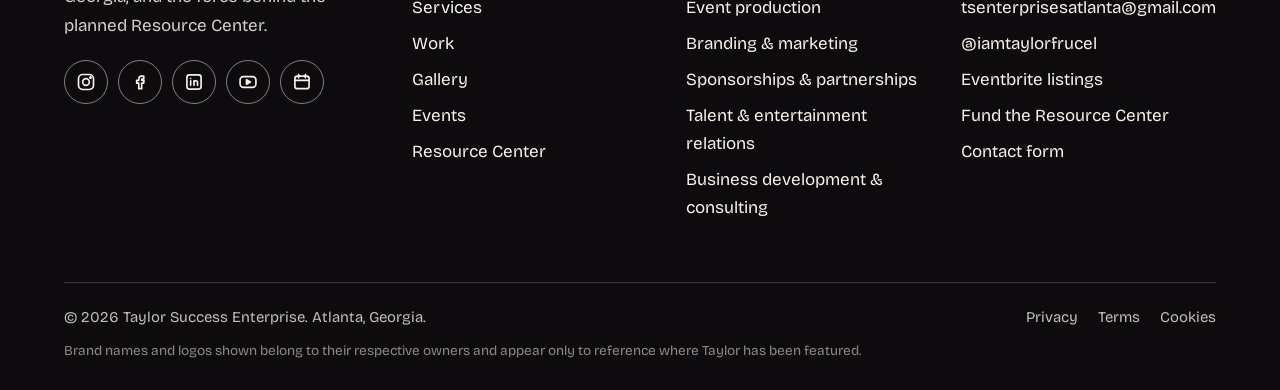
<file: terms.html>
<!doctype html>
<html lang="en"><head><meta charset="utf-8"><meta name="viewport" content="width=device-width,initial-scale=1,viewport-fit=cover">
<title>Terms of Use | Taylor Success Enterprise</title><meta name="description" content="Terms governing use of the Taylor Success Enterprise website."><meta name="robots" content="index,follow,max-image-preview:large,max-snippet:-1"><meta name="theme-color" content="#2340ff">
<link rel="canonical" href="https://taylorssuccessenterprise.com/terms.html"><link rel="icon" href="assets/favicon.svg" type="image/svg+xml">
<meta property="og:type" content="website"><meta property="og:site_name" content="Taylor Success Enterprise"><meta property="og:locale" content="en_US"><meta property="og:title" content="Terms of Use | Taylor Success Enterprise"><meta property="og:description" content="Terms governing use of the Taylor Success Enterprise website."><meta property="og:url" content="https://taylorssuccessenterprise.com/terms.html"><meta property="og:image" content="https://taylorssuccessenterprise.com/assets/og-image.jpg"><meta property="og:image:width" content="1200"><meta property="og:image:height" content="630"><meta property="og:image:alt" content="Taylor Frucel, Atlanta publicist and event producer">
<meta name="twitter:card" content="summary_large_image"><meta name="twitter:title" content="Terms of Use | Taylor Success Enterprise"><meta name="twitter:description" content="Terms governing use of the Taylor Success Enterprise website."><meta name="twitter:image" content="https://taylorssuccessenterprise.com/assets/og-image.jpg">
<link rel="preload" href="assets/fonts/bricolage-grotesque-latin-wght-normal.woff2" as="font" type="font/woff2" crossorigin>
<link rel="stylesheet" href="assets/styles.css">
<script type="application/ld+json">{"@context":"https://schema.org","@graph":[{"@type":["ProfessionalService","Organization"],"@id":"https://taylorssuccessenterprise.com/#org","name":"Taylor Success Enterprise","alternateName":["Taylor Success Enterprise Atlanta","TSE"],"url":"https://taylorssuccessenterprise.com/","description":"Taylor Success Enterprise is a full-service media, branding and public relations agency headquartered in Atlanta, Georgia, specializing in publicity, media relations, red carpet coverage, event production, sponsorships and marketing for corporate, consumer and entertainment clients. Founder Taylor Frucel is also leading the planned Resource Center, a community coworking, learning and event space in Atlanta.","logo":"https://taylorssuccessenterprise.com/assets/og-image.jpg","image":"https://taylorssuccessenterprise.com/assets/og-image.jpg","telephone":"+1-443-347-3239","email":"tsenterprisesatlanta@gmail.com","address":{"@type":"PostalAddress","addressLocality":"Atlanta","addressRegion":"GA","addressCountry":"US"},"areaServed":[{"@type":"City","name":"Atlanta"},{"@type":"Country","name":"United States"},"International"],"founder":{"@id":"https://taylorssuccessenterprise.com/#taylor"},"sameAs":["https://www.instagram.com/iamtaylorfrucel/","https://www.facebook.com/TaylorFrucelWithDaTea/","https://www.linkedin.com/in/taylor-stubbs-362bb41ab/","https://youtube.com/@taylorstubbs-x5h","https://www.eventbrite.com/o/taylor-frucel-iamtaylorfrucel-40862467933"],"knowsAbout":["Public relations","Publicity","Community resource centers","Coworking and event space development","Media relations","Red carpet coverage","Event production","Brand strategy","Social media marketing","Sponsorships and partnerships","Talent relations"],"hasOfferCatalog":{"@type":"OfferCatalog","name":"Services","itemListElement":[{"@type":"Offer","itemOffered":{"@type":"Service","name":"Public relations & media","description":"Press write-ups, media pitching, blog placements, interviews and red carpet coverage that get your story told."}},{"@type":"Offer","itemOffered":{"@type":"Service","name":"Event production","description":"Concept to curtain call. 45+ events produced in Atlanta and 220+ coordinated nationwide."}},{"@type":"Offer","itemOffered":{"@type":"Service","name":"Branding & marketing","description":"Campaigns, social media growth and EPKs that turn a name into a brand people remember."}},{"@type":"Offer","itemOffered":{"@type":"Service","name":"Sponsorships & partnerships","description":"The right brands in the right rooms, with deals that work for everybody at the table."}},{"@type":"Offer","itemOffered":{"@type":"Service","name":"Talent & entertainment relations","description":"Liaison, bookings and relationships for artists, hosts and productions."}},{"@type":"Offer","itemOffered":{"@type":"Service","name":"Business development & consulting","description":"Leadership coaching and growth plans that connect your passion to your purpose."}}]}},{"@type":"Person","@id":"https://taylorssuccessenterprise.com/#taylor","name":"Taylor Frucel","alternateName":["Taylor Stubbs Frucel","Taylor Stubbs"],"jobTitle":"Publicist, Event Producer and Brand Strategist","url":"https://taylorssuccessenterprise.com/about.html","image":"https://taylorssuccessenterprise.com/uploads/taylor/taylor-portrait-blue.jpg","description":"Award-winning Atlanta publicist, entrepreneur, event producer, brand strategist and talent liaison with more than 15 years of experience in marketing, public relations, real estate, business development and brand growth.","worksFor":{"@id":"https://taylorssuccessenterprise.com/#org"},"homeLocation":{"@type":"City","name":"Atlanta, Georgia"},"sameAs":["https://www.instagram.com/iamtaylorfrucel/","https://www.facebook.com/TaylorFrucelWithDaTea/","https://www.linkedin.com/in/taylor-stubbs-362bb41ab/","https://youtube.com/@taylorstubbs-x5h","https://www.eventbrite.com/o/taylor-frucel-iamtaylorfrucel-40862467933"],"knowsAbout":["Public relations","Publicity","Community resource centers","Coworking and event space development","Media relations","Red carpet coverage","Event production","Brand strategy","Social media marketing","Sponsorships and partnerships","Talent relations"],"award":"Award-winning publicist"},{"@type":"WebSite","@id":"https://taylorssuccessenterprise.com/#website","url":"https://taylorssuccessenterprise.com/","name":"Taylor Success Enterprise","publisher":{"@id":"https://taylorssuccessenterprise.com/#org"},"inLanguage":"en-US"}]}</script></head>
<body>
<a class="skip-link" href="#main">Skip to content</a><header class="site-header"><div class="wrap nav"><a class="brand" href="index.html" aria-label="Taylor Success Enterprise, home"><svg viewBox="0 0 40 40" aria-hidden="true"><circle cx="20" cy="20" r="19" fill="#ff3d8f"/><g transform="translate(9 9) scale(.92)"><path d="M12 1.5l2.6 7.9 7.9 2.6-7.9 2.6L12 22.5l-2.6-7.9L1.5 12l7.9-2.6z" fill="#0d0b0e"/></g></svg><span>Taylor Success<br>Enterprise</span></a><ul class="nav-list"><li><a class="nav-link" href="about.html">About</a></li><li><a class="nav-link" href="services.html">Services</a></li><li class="has-sub"><button class="nav-btn" type="button" aria-expanded="false" aria-controls="sub-work">Work<svg viewBox="0 0 12 12" aria-hidden="true"><path d="M2 4l4 4 4-4" fill="none"/></svg></button><div class="sub" id="sub-work"><a href="work.html"><strong>Highlights</strong><span>Six worlds, one reel</span></a><a href="gallery.html"><strong>Full gallery</strong><span>Every photo and video</span></a></div></li><li><a class="nav-link" href="events.html">Events</a></li><li><a class="nav-link is-accent" href="resource-center.html">Resource Center</a></li></ul><a class="btn btn--ink nav-cta" href="contact.html">Work with Taylor</a><button class="menu-toggle" type="button" aria-expanded="false" aria-controls="menu" aria-label="Open menu"><svg class="b" viewBox="0 0 24 24" aria-hidden="true"><path d="M4 8h16M4 16h16"/></svg><svg class="x" viewBox="0 0 24 24" aria-hidden="true"><path d="M6 6l12 12M18 6L6 18"/></svg></button></div><nav class="menu" id="menu" aria-label="Mobile"><div class="menu-group"><a class="menu-top" href="about.html">About</a></div><div class="menu-group"><a class="menu-top" href="services.html">Services</a></div><div class="menu-group"><span class="menu-top">Work</span><div class="menu-kids"><a href="work.html">Highlights</a><a href="gallery.html">Full gallery</a></div></div><div class="menu-group"><a class="menu-top" href="events.html">Events</a></div><div class="menu-group"><a class="menu-top is-accent" href="resource-center.html">Resource Center</a></div><a class="btn btn--gold" href="contact.html">Work with Taylor<svg viewBox="0 0 24 24" aria-hidden="true"><path d="M5 12h14M13 6l6 6-6 6"/></svg></a><div class="menu-meta"><a href="tel:+14433473239">(443) 347-3239</a><a href="mailto:tsenterprisesatlanta@gmail.com">tsenterprisesatlanta@gmail.com</a></div></nav></header><main id="main"><section class="phero phero--sand"><div class="wrap"><span class="chip"><i></i>Legal</span><h1 style="font-size:clamp(2.4rem,6vw,4.8rem)">Terms of Use</h1>
<p class="lead">By accessing this website, you agree to use it lawfully and in accordance with these terms. If you do not agree, please do not use the site.</p><p class="muted">Last updated: November 20, 2026</p></div></section><section class="band band--tight"><div class="wrap legal"><section><h2>About this website</h2><p>This website provides general information about Taylor Success Enterprise, its services, events, portfolio examples, and the proposed Community Resource & Event Center. Website content is provided for general informational and promotional purposes and may be updated or removed without notice.</p></section><section><h2>No automatic engagement or guarantee</h2><p>Descriptions of public relations, branding, marketing, event production, talent relations, sponsorship, and consulting services outline potential offerings, not a promise that every service is available in every location or circumstance. Any engagement, scope, fees, deadlines, deliverables, cancellation terms, and responsibilities must be agreed in a separate written agreement.</p><p>Figures, plans, projections, and concepts relating to the proposed Community Resource & Event Center are forward-looking planning information, not a guarantee of results, an offer to sell securities, or a solicitation to invest. Any funding or partnership discussions require independent review and definitive written documentation.</p></section><section><h2>Intellectual property and permitted use</h2><p>Unless otherwise stated, the website's original text, branding, layout, and creative materials are owned by Taylor Success Enterprise or used with permission. You may view and share links to public pages for lawful purposes, but may not copy, republish, sell, modify, or commercially exploit site content without prior written permission or another lawful basis.</p><p>Photos, flyers, logos and other media on this site may be owned by Taylor Success Enterprise or by third parties and are used with permission or under license. Their appearance does not imply endorsement by, or a business relationship with, any third party.</p></section><section><h2>Submissions and acceptable use</h2><p>When submitting information, you confirm that it is accurate to the best of your knowledge, that you are entitled to share it, and that it does not unlawfully infringe another person's rights. Do not use the website to send spam, malware, unlawful material, threats, or sensitive information that is not needed to respond to your inquiry.</p></section><section><h2>Third-party links and availability</h2><p>This website may link to third-party services such as Eventbrite, Instagram, or external image and font providers. Those services are independent, and Taylor Success Enterprise is not responsible for their content, availability, terms, or privacy practices. Event details, tickets, prices, and availability should be confirmed on the official event page.</p><p>We make reasonable efforts to keep the website available and accurate but do not guarantee uninterrupted access, error-free operation, or that every item is current.</p></section><section><h2>Disclaimers and liability</h2><p>To the extent permitted by applicable law, the website and its content are provided on an 'as is' and 'as available' basis, without warranties of any kind. Nothing in these terms excludes liability that cannot legally be excluded. To the extent permitted by law, Taylor Success Enterprise will not be liable for indirect, incidental, special, or consequential loss arising from use of the website.</p></section><section><h2>Governing law and changes</h2><p>These terms are intended to be governed by the laws of the State of Georgia, without disregarding any mandatory consumer protections that apply to a particular user. Any dispute will be handled by a court with appropriate jurisdiction. We may update these terms by publishing a revised version on this page.</p></section><section><h2>Contact</h2><p>Questions about these terms may be sent to <a href="mailto:tsenterprisesatlanta@gmail.com">tsenterprisesatlanta@gmail.com</a> or by phone at <a href="tel:+14433473239">(443) 347-3239</a>.</p></section><p class="notice">This page is a practical starting point for the current website setup, not legal advice. The business should review it with a qualified attorney before relying on it as a complete compliance document, especially if its services, data collection, tracking technologies, or operating locations change.</p></div></section></main><footer class="site-footer"><div class="wrap"><p class="foot-mark">Taylor Success <em>Enterprise.</em></p><div class="foot-grid"><div><p class="foot-copy">Award-winning public relations, events and brand strategy from Atlanta, Georgia, and the force behind the planned Resource Center.</p><div class="socials"><a href="https://www.instagram.com/iamtaylorfrucel/" rel="noopener" target="_blank" aria-label="Instagram"><svg viewBox="0 0 24 24" aria-hidden="true"><rect x="3" y="3" width="18" height="18" rx="5"/><circle cx="12" cy="12" r="4"/><circle cx="17.4" cy="6.6" r=".8" fill="currentColor"/></svg></a><a href="https://www.facebook.com/TaylorFrucelWithDaTea/" rel="noopener" target="_blank" aria-label="Facebook"><svg viewBox="0 0 24 24" aria-hidden="true"><path d="M14 8.5h2.5V5H14c-2.2 0-3.5 1.4-3.5 3.5V10H8v3.4h2.5V20H14v-6.6h2.4l.4-3.4H14V8.9c0-.3.2-.4.5-.4z"/></svg></a><a href="https://www.linkedin.com/in/taylor-stubbs-362bb41ab/" rel="noopener" target="_blank" aria-label="LinkedIn"><svg viewBox="0 0 24 24" aria-hidden="true"><rect x="3.5" y="3.5" width="17" height="17" rx="3"/><path d="M8 10.5V16M8 7.8v.1M12 16v-3.2c0-1.4 1-2.3 2.2-2.3s2 .9 2 2.3V16M12 10.5V16"/></svg></a><a href="https://youtube.com/@taylorstubbs-x5h" rel="noopener" target="_blank" aria-label="YouTube"><svg viewBox="0 0 24 24" aria-hidden="true"><rect x="2.5" y="5.5" width="19" height="13" rx="4"/><path d="M10.2 9.4v5.2l4.6-2.6z" fill="currentColor"/></svg></a><a href="https://www.eventbrite.com/o/taylor-frucel-iamtaylorfrucel-40862467933" rel="noopener" target="_blank" aria-label="Eventbrite"><svg viewBox="0 0 24 24" aria-hidden="true"><rect x="3.5" y="5" width="17" height="15" rx="3"/><path d="M8 3v4M16 3v4M3.5 10h17"/></svg></a></div></div><div><h3>Explore</h3><ul><li><a href="about.html">About Taylor</a></li><li><a href="services.html">Services</a></li><li><a href="work.html">Work</a></li><li><a href="gallery.html">Gallery</a></li><li><a href="events.html">Events</a></li><li><a href="resource-center.html">Resource Center</a></li></ul></div><div><h3>Services</h3><ul><li><a href="services.html#public-relations">Public relations &amp; media</a></li><li><a href="services.html#event-production">Event production</a></li><li><a href="services.html#branding-marketing">Branding &amp; marketing</a></li><li><a href="services.html#sponsorships-partnerships">Sponsorships &amp; partnerships</a></li><li><a href="services.html#talent-entertainment">Talent &amp; entertainment relations</a></li><li><a href="services.html#business-development">Business development &amp; consulting</a></li></ul></div><div><h3>Connect</h3><ul><li><a href="tel:+14433473239">(443) 347-3239</a></li><li><a href="mailto:tsenterprisesatlanta@gmail.com">tsenterprisesatlanta@gmail.com</a></li><li><a href="https://www.instagram.com/iamtaylorfrucel/" rel="noopener" target="_blank">@iamtaylorfrucel</a></li><li><a href="https://www.eventbrite.com/o/taylor-frucel-iamtaylorfrucel-40862467933" rel="noopener" target="_blank">Eventbrite listings</a></li><li><a href="contact.html?service=Resource%20Center%20Funding%20%26%20Partnerships">Fund the Resource Center</a></li><li><a href="contact.html">Contact form</a></li></ul></div></div><div class="foot-base"><span>&copy; 2026 Taylor Success Enterprise. Atlanta, Georgia.</span><nav aria-label="Legal"><a href="privacy.html">Privacy</a><a href="terms.html">Terms</a><a href="cookies.html">Cookies</a></nav><p class="foot-tm">Brand names and logos shown belong to their respective owners and appear only to reference where Taylor has been featured.</p></div></div></footer><script src="assets/site.js" defer></script></body></html>
</file>
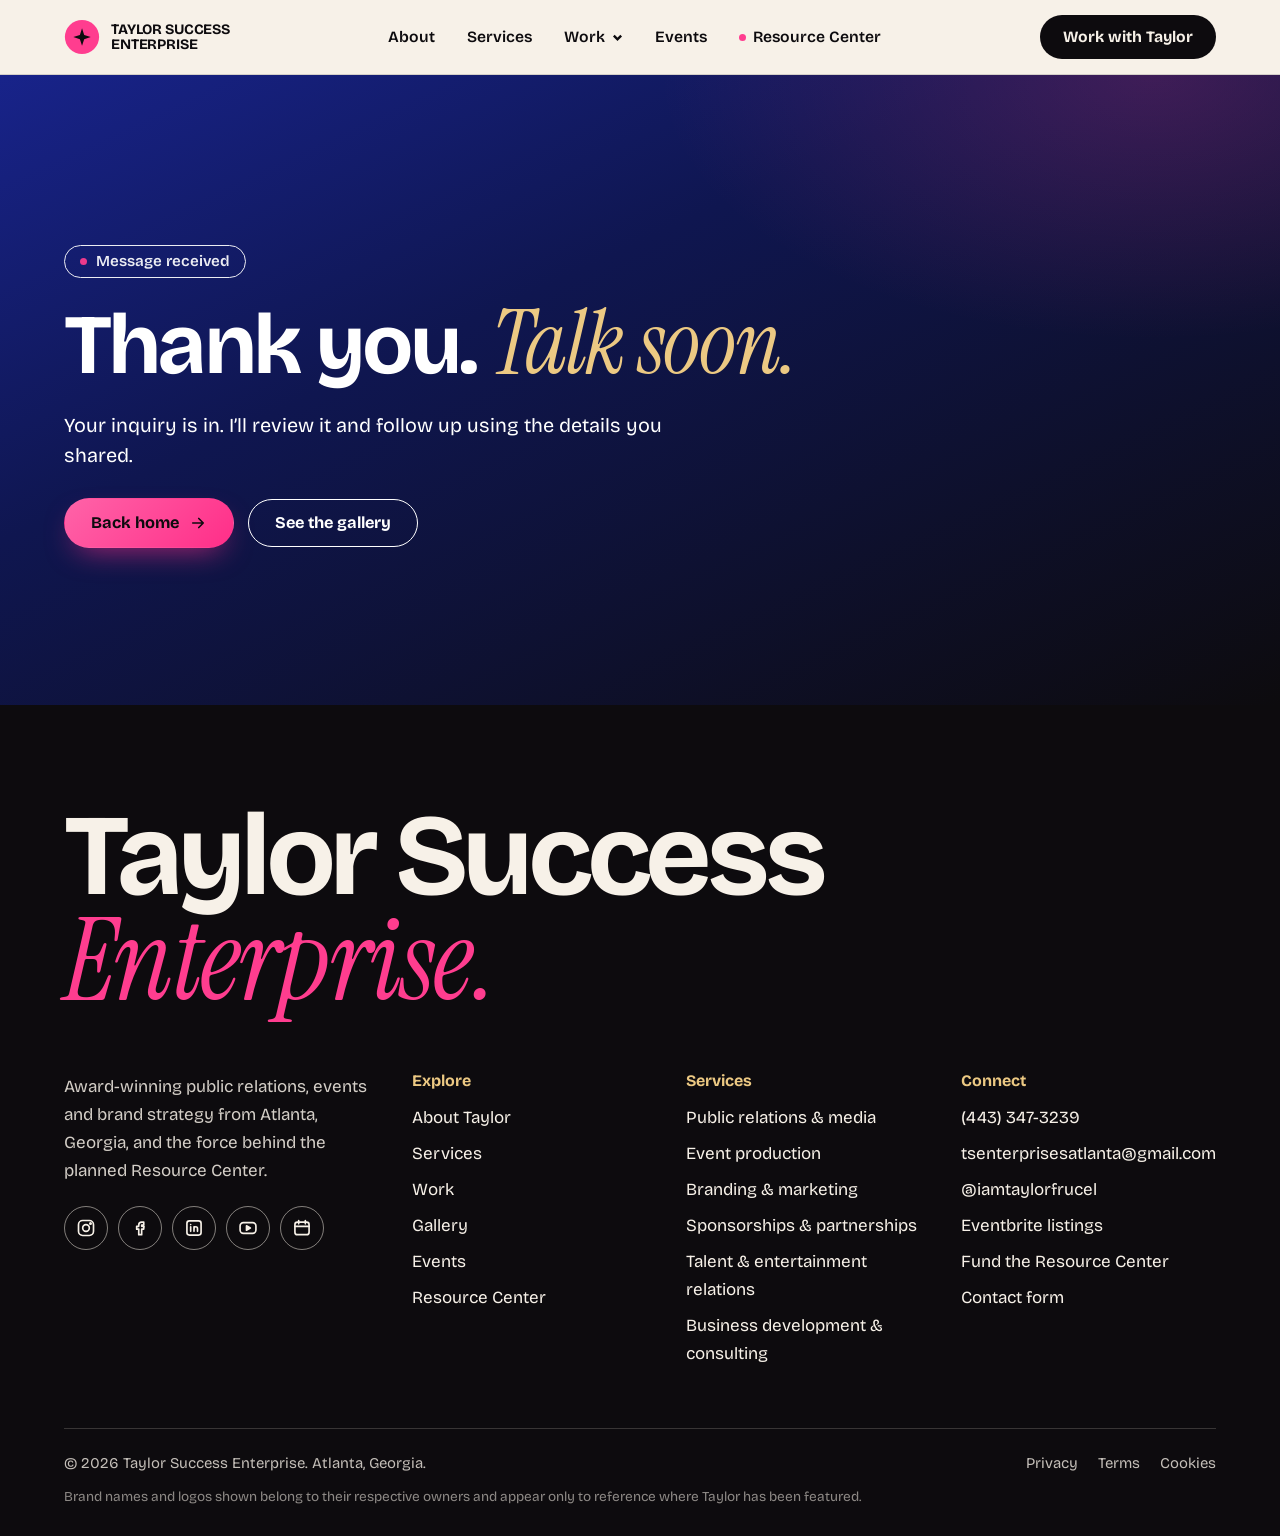
<file: thank-you.html>
<!doctype html>
<html lang="en"><head><meta charset="utf-8"><meta name="viewport" content="width=device-width,initial-scale=1,viewport-fit=cover">
<title>Thank you | Taylor Success Enterprise</title><meta name="description" content="Your inquiry has been received."><meta name="robots" content="noindex,follow"><meta name="theme-color" content="#2340ff">
<link rel="canonical" href="https://taylorssuccessenterprise.com/thank-you.html"><link rel="icon" href="assets/favicon.svg" type="image/svg+xml">
<meta property="og:type" content="website"><meta property="og:site_name" content="Taylor Success Enterprise"><meta property="og:locale" content="en_US"><meta property="og:title" content="Thank you | Taylor Success Enterprise"><meta property="og:description" content="Your inquiry has been received."><meta property="og:url" content="https://taylorssuccessenterprise.com/thank-you.html"><meta property="og:image" content="https://taylorssuccessenterprise.com/assets/og-image.jpg"><meta property="og:image:width" content="1200"><meta property="og:image:height" content="630"><meta property="og:image:alt" content="Taylor Frucel, Atlanta publicist and event producer">
<meta name="twitter:card" content="summary_large_image"><meta name="twitter:title" content="Thank you | Taylor Success Enterprise"><meta name="twitter:description" content="Your inquiry has been received."><meta name="twitter:image" content="https://taylorssuccessenterprise.com/assets/og-image.jpg">
<link rel="preload" href="assets/fonts/bricolage-grotesque-latin-wght-normal.woff2" as="font" type="font/woff2" crossorigin>
<link rel="stylesheet" href="assets/styles.css">
<script type="application/ld+json">{"@context":"https://schema.org","@graph":[{"@type":["ProfessionalService","Organization"],"@id":"https://taylorssuccessenterprise.com/#org","name":"Taylor Success Enterprise","alternateName":["Taylor Success Enterprise Atlanta","TSE"],"url":"https://taylorssuccessenterprise.com/","description":"Taylor Success Enterprise is a full-service media, branding and public relations agency headquartered in Atlanta, Georgia, specializing in publicity, media relations, red carpet coverage, event production, sponsorships and marketing for corporate, consumer and entertainment clients. Founder Taylor Frucel is also leading the planned Resource Center, a community coworking, learning and event space in Atlanta.","logo":"https://taylorssuccessenterprise.com/assets/og-image.jpg","image":"https://taylorssuccessenterprise.com/assets/og-image.jpg","telephone":"+1-443-347-3239","email":"tsenterprisesatlanta@gmail.com","address":{"@type":"PostalAddress","addressLocality":"Atlanta","addressRegion":"GA","addressCountry":"US"},"areaServed":[{"@type":"City","name":"Atlanta"},{"@type":"Country","name":"United States"},"International"],"founder":{"@id":"https://taylorssuccessenterprise.com/#taylor"},"sameAs":["https://www.instagram.com/iamtaylorfrucel/","https://www.facebook.com/TaylorFrucelWithDaTea/","https://www.linkedin.com/in/taylor-stubbs-362bb41ab/","https://youtube.com/@taylorstubbs-x5h","https://www.eventbrite.com/o/taylor-frucel-iamtaylorfrucel-40862467933"],"knowsAbout":["Public relations","Publicity","Community resource centers","Coworking and event space development","Media relations","Red carpet coverage","Event production","Brand strategy","Social media marketing","Sponsorships and partnerships","Talent relations"],"hasOfferCatalog":{"@type":"OfferCatalog","name":"Services","itemListElement":[{"@type":"Offer","itemOffered":{"@type":"Service","name":"Public relations & media","description":"Press write-ups, media pitching, blog placements, interviews and red carpet coverage that get your story told."}},{"@type":"Offer","itemOffered":{"@type":"Service","name":"Event production","description":"Concept to curtain call. 45+ events produced in Atlanta and 220+ coordinated nationwide."}},{"@type":"Offer","itemOffered":{"@type":"Service","name":"Branding & marketing","description":"Campaigns, social media growth and EPKs that turn a name into a brand people remember."}},{"@type":"Offer","itemOffered":{"@type":"Service","name":"Sponsorships & partnerships","description":"The right brands in the right rooms, with deals that work for everybody at the table."}},{"@type":"Offer","itemOffered":{"@type":"Service","name":"Talent & entertainment relations","description":"Liaison, bookings and relationships for artists, hosts and productions."}},{"@type":"Offer","itemOffered":{"@type":"Service","name":"Business development & consulting","description":"Leadership coaching and growth plans that connect your passion to your purpose."}}]}},{"@type":"Person","@id":"https://taylorssuccessenterprise.com/#taylor","name":"Taylor Frucel","alternateName":["Taylor Stubbs Frucel","Taylor Stubbs"],"jobTitle":"Publicist, Event Producer and Brand Strategist","url":"https://taylorssuccessenterprise.com/about.html","image":"https://taylorssuccessenterprise.com/uploads/taylor/taylor-portrait-blue.jpg","description":"Award-winning Atlanta publicist, entrepreneur, event producer, brand strategist and talent liaison with more than 15 years of experience in marketing, public relations, real estate, business development and brand growth.","worksFor":{"@id":"https://taylorssuccessenterprise.com/#org"},"homeLocation":{"@type":"City","name":"Atlanta, Georgia"},"sameAs":["https://www.instagram.com/iamtaylorfrucel/","https://www.facebook.com/TaylorFrucelWithDaTea/","https://www.linkedin.com/in/taylor-stubbs-362bb41ab/","https://youtube.com/@taylorstubbs-x5h","https://www.eventbrite.com/o/taylor-frucel-iamtaylorfrucel-40862467933"],"knowsAbout":["Public relations","Publicity","Community resource centers","Coworking and event space development","Media relations","Red carpet coverage","Event production","Brand strategy","Social media marketing","Sponsorships and partnerships","Talent relations"],"award":"Award-winning publicist"},{"@type":"WebSite","@id":"https://taylorssuccessenterprise.com/#website","url":"https://taylorssuccessenterprise.com/","name":"Taylor Success Enterprise","publisher":{"@id":"https://taylorssuccessenterprise.com/#org"},"inLanguage":"en-US"}]}</script></head>
<body>
<a class="skip-link" href="#main">Skip to content</a><header class="site-header"><div class="wrap nav"><a class="brand" href="index.html" aria-label="Taylor Success Enterprise, home"><svg viewBox="0 0 40 40" aria-hidden="true"><circle cx="20" cy="20" r="19" fill="#ff3d8f"/><g transform="translate(9 9) scale(.92)"><path d="M12 1.5l2.6 7.9 7.9 2.6-7.9 2.6L12 22.5l-2.6-7.9L1.5 12l7.9-2.6z" fill="#0d0b0e"/></g></svg><span>Taylor Success<br>Enterprise</span></a><ul class="nav-list"><li><a class="nav-link" href="about.html">About</a></li><li><a class="nav-link" href="services.html">Services</a></li><li class="has-sub"><button class="nav-btn" type="button" aria-expanded="false" aria-controls="sub-work">Work<svg viewBox="0 0 12 12" aria-hidden="true"><path d="M2 4l4 4 4-4" fill="none"/></svg></button><div class="sub" id="sub-work"><a href="work.html"><strong>Highlights</strong><span>Six worlds, one reel</span></a><a href="gallery.html"><strong>Full gallery</strong><span>Every photo and video</span></a></div></li><li><a class="nav-link" href="events.html">Events</a></li><li><a class="nav-link is-accent" href="resource-center.html">Resource Center</a></li></ul><a class="btn btn--ink nav-cta" href="contact.html">Work with Taylor</a><button class="menu-toggle" type="button" aria-expanded="false" aria-controls="menu" aria-label="Open menu"><svg class="b" viewBox="0 0 24 24" aria-hidden="true"><path d="M4 8h16M4 16h16"/></svg><svg class="x" viewBox="0 0 24 24" aria-hidden="true"><path d="M6 6l12 12M18 6L6 18"/></svg></button></div><nav class="menu" id="menu" aria-label="Mobile"><div class="menu-group"><a class="menu-top" href="about.html">About</a></div><div class="menu-group"><a class="menu-top" href="services.html">Services</a></div><div class="menu-group"><span class="menu-top">Work</span><div class="menu-kids"><a href="work.html">Highlights</a><a href="gallery.html">Full gallery</a></div></div><div class="menu-group"><a class="menu-top" href="events.html">Events</a></div><div class="menu-group"><a class="menu-top is-accent" href="resource-center.html">Resource Center</a></div><a class="btn btn--gold" href="contact.html">Work with Taylor<svg viewBox="0 0 24 24" aria-hidden="true"><path d="M5 12h14M13 6l6 6-6 6"/></svg></a><div class="menu-meta"><a href="tel:+14433473239">(443) 347-3239</a><a href="mailto:tsenterprisesatlanta@gmail.com">tsenterprisesatlanta@gmail.com</a></div></nav></header><main id="main"><section class="phero band--night" style="min-height:70vh;display:grid;align-items:center"><div class="wrap"><span class="chip"><i></i>Message received</span>
<h1>Thank you. <em>Talk soon.</em></h1><p class="lead">Your inquiry is in. I&rsquo;ll review it and follow up using the details you shared.</p>
<div class="btn-row" style="margin-top:26px"><a class="btn " href="index.html">Back home<svg viewBox="0 0 24 24" aria-hidden="true"><path d="M5 12h14M13 6l6 6-6 6"/></svg></a><a class="btn btn--ghost" href="gallery.html">See the gallery</a></div></div></section></main><footer class="site-footer"><div class="wrap"><p class="foot-mark">Taylor Success <em>Enterprise.</em></p><div class="foot-grid"><div><p class="foot-copy">Award-winning public relations, events and brand strategy from Atlanta, Georgia, and the force behind the planned Resource Center.</p><div class="socials"><a href="https://www.instagram.com/iamtaylorfrucel/" rel="noopener" target="_blank" aria-label="Instagram"><svg viewBox="0 0 24 24" aria-hidden="true"><rect x="3" y="3" width="18" height="18" rx="5"/><circle cx="12" cy="12" r="4"/><circle cx="17.4" cy="6.6" r=".8" fill="currentColor"/></svg></a><a href="https://www.facebook.com/TaylorFrucelWithDaTea/" rel="noopener" target="_blank" aria-label="Facebook"><svg viewBox="0 0 24 24" aria-hidden="true"><path d="M14 8.5h2.5V5H14c-2.2 0-3.5 1.4-3.5 3.5V10H8v3.4h2.5V20H14v-6.6h2.4l.4-3.4H14V8.9c0-.3.2-.4.5-.4z"/></svg></a><a href="https://www.linkedin.com/in/taylor-stubbs-362bb41ab/" rel="noopener" target="_blank" aria-label="LinkedIn"><svg viewBox="0 0 24 24" aria-hidden="true"><rect x="3.5" y="3.5" width="17" height="17" rx="3"/><path d="M8 10.5V16M8 7.8v.1M12 16v-3.2c0-1.4 1-2.3 2.2-2.3s2 .9 2 2.3V16M12 10.5V16"/></svg></a><a href="https://youtube.com/@taylorstubbs-x5h" rel="noopener" target="_blank" aria-label="YouTube"><svg viewBox="0 0 24 24" aria-hidden="true"><rect x="2.5" y="5.5" width="19" height="13" rx="4"/><path d="M10.2 9.4v5.2l4.6-2.6z" fill="currentColor"/></svg></a><a href="https://www.eventbrite.com/o/taylor-frucel-iamtaylorfrucel-40862467933" rel="noopener" target="_blank" aria-label="Eventbrite"><svg viewBox="0 0 24 24" aria-hidden="true"><rect x="3.5" y="5" width="17" height="15" rx="3"/><path d="M8 3v4M16 3v4M3.5 10h17"/></svg></a></div></div><div><h3>Explore</h3><ul><li><a href="about.html">About Taylor</a></li><li><a href="services.html">Services</a></li><li><a href="work.html">Work</a></li><li><a href="gallery.html">Gallery</a></li><li><a href="events.html">Events</a></li><li><a href="resource-center.html">Resource Center</a></li></ul></div><div><h3>Services</h3><ul><li><a href="services.html#public-relations">Public relations &amp; media</a></li><li><a href="services.html#event-production">Event production</a></li><li><a href="services.html#branding-marketing">Branding &amp; marketing</a></li><li><a href="services.html#sponsorships-partnerships">Sponsorships &amp; partnerships</a></li><li><a href="services.html#talent-entertainment">Talent &amp; entertainment relations</a></li><li><a href="services.html#business-development">Business development &amp; consulting</a></li></ul></div><div><h3>Connect</h3><ul><li><a href="tel:+14433473239">(443) 347-3239</a></li><li><a href="mailto:tsenterprisesatlanta@gmail.com">tsenterprisesatlanta@gmail.com</a></li><li><a href="https://www.instagram.com/iamtaylorfrucel/" rel="noopener" target="_blank">@iamtaylorfrucel</a></li><li><a href="https://www.eventbrite.com/o/taylor-frucel-iamtaylorfrucel-40862467933" rel="noopener" target="_blank">Eventbrite listings</a></li><li><a href="contact.html?service=Resource%20Center%20Funding%20%26%20Partnerships">Fund the Resource Center</a></li><li><a href="contact.html">Contact form</a></li></ul></div></div><div class="foot-base"><span>&copy; 2026 Taylor Success Enterprise. Atlanta, Georgia.</span><nav aria-label="Legal"><a href="privacy.html">Privacy</a><a href="terms.html">Terms</a><a href="cookies.html">Cookies</a></nav><p class="foot-tm">Brand names and logos shown belong to their respective owners and appear only to reference where Taylor has been featured.</p></div></div></footer><script src="assets/site.js" defer></script></body></html>
</file>
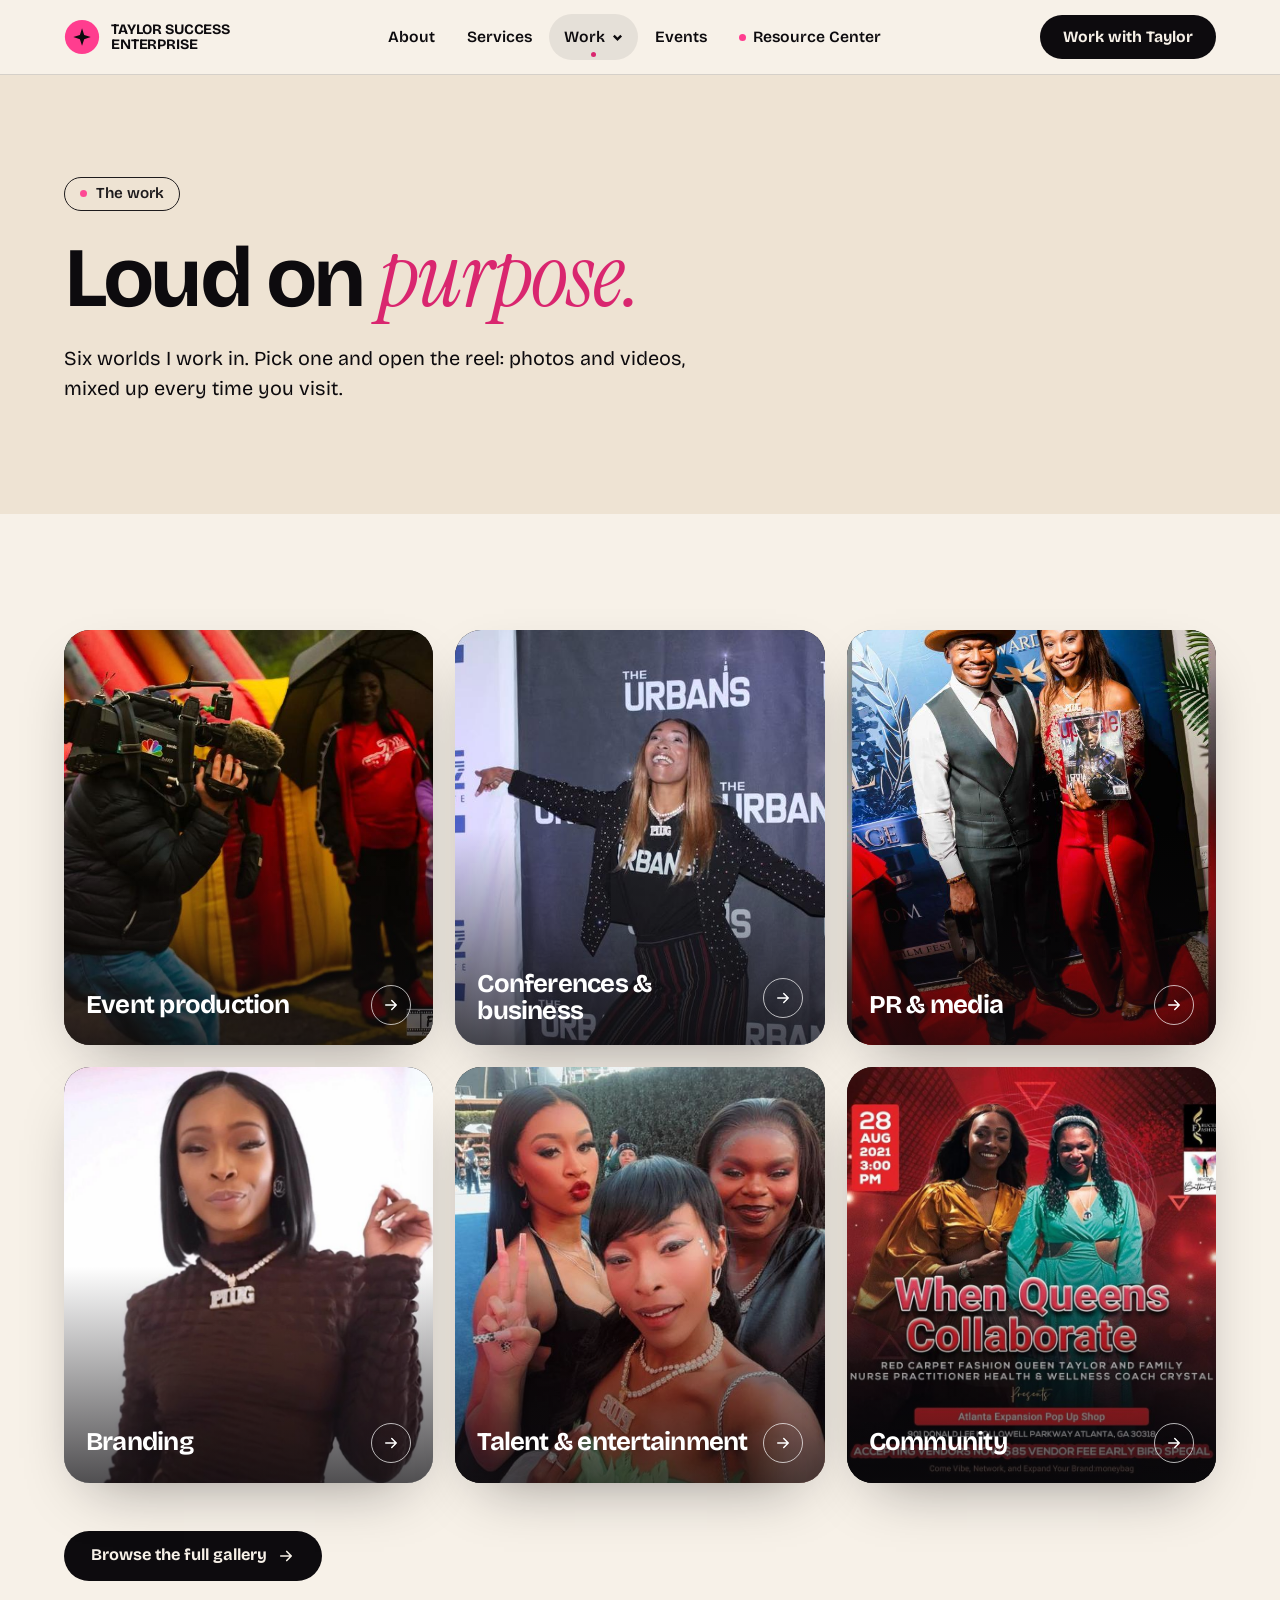
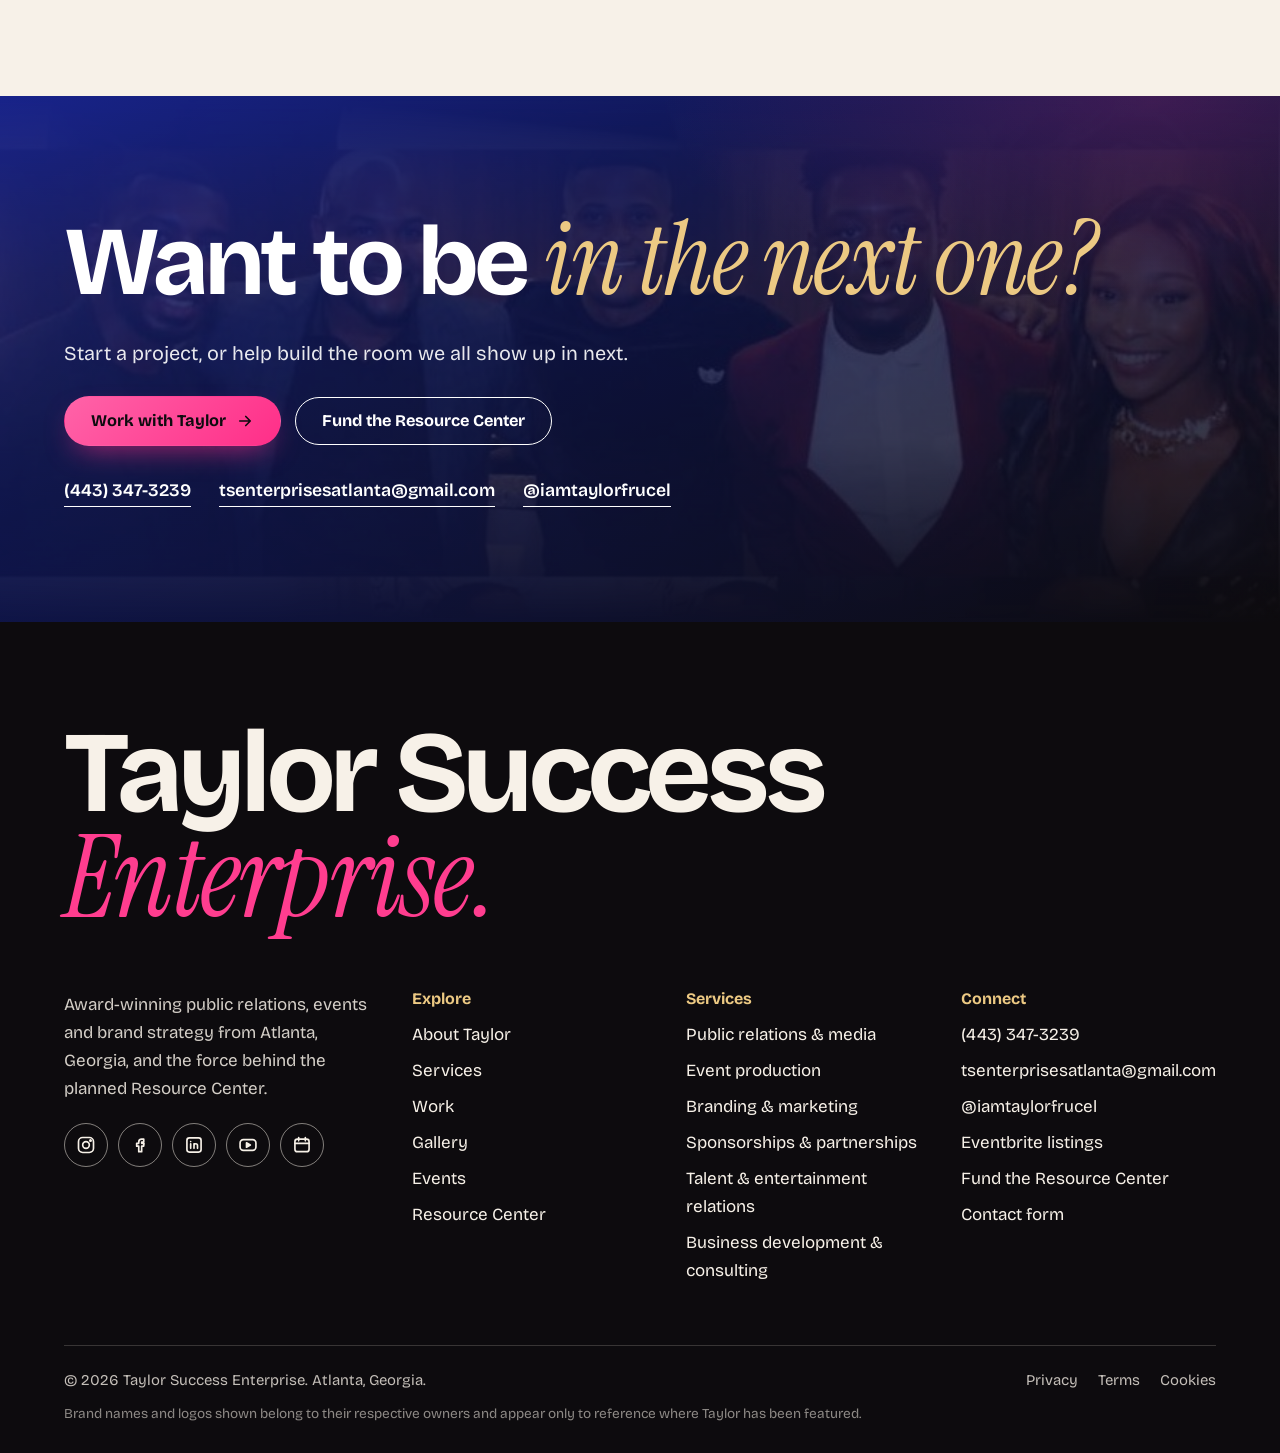
<file: work.html>
<!doctype html>
<html lang="en"><head><meta charset="utf-8"><meta name="viewport" content="width=device-width,initial-scale=1,viewport-fit=cover">
<title>Work &amp; Highlights | Taylor Success Enterprise</title><meta name="description" content="Explore event production, red carpet and PR moments, branding, talent and community work by Atlanta publicist Taylor Frucel."><meta name="robots" content="index,follow,max-image-preview:large,max-snippet:-1"><meta name="theme-color" content="#2340ff">
<link rel="canonical" href="https://taylorssuccessenterprise.com/work.html"><link rel="icon" href="assets/favicon.svg" type="image/svg+xml">
<meta property="og:type" content="website"><meta property="og:site_name" content="Taylor Success Enterprise"><meta property="og:locale" content="en_US"><meta property="og:title" content="Work &amp; Highlights | Taylor Success Enterprise"><meta property="og:description" content="Explore event production, red carpet and PR moments, branding, talent and community work by Atlanta publicist Taylor Frucel."><meta property="og:url" content="https://taylorssuccessenterprise.com/work.html"><meta property="og:image" content="https://taylorssuccessenterprise.com/assets/og-image.jpg"><meta property="og:image:width" content="1200"><meta property="og:image:height" content="630"><meta property="og:image:alt" content="Taylor Frucel, Atlanta publicist and event producer">
<meta name="twitter:card" content="summary_large_image"><meta name="twitter:title" content="Work &amp; Highlights | Taylor Success Enterprise"><meta name="twitter:description" content="Explore event production, red carpet and PR moments, branding, talent and community work by Atlanta publicist Taylor Frucel."><meta name="twitter:image" content="https://taylorssuccessenterprise.com/assets/og-image.jpg">
<link rel="preload" href="assets/fonts/bricolage-grotesque-latin-wght-normal.woff2" as="font" type="font/woff2" crossorigin>
<link rel="stylesheet" href="assets/styles.css"><link rel="preconnect" href="https://i.vimeocdn.com" crossorigin>
<script type="application/ld+json">{"@context":"https://schema.org","@graph":[{"@type":["ProfessionalService","Organization"],"@id":"https://taylorssuccessenterprise.com/#org","name":"Taylor Success Enterprise","alternateName":["Taylor Success Enterprise Atlanta","TSE"],"url":"https://taylorssuccessenterprise.com/","description":"Taylor Success Enterprise is a full-service media, branding and public relations agency headquartered in Atlanta, Georgia, specializing in publicity, media relations, red carpet coverage, event production, sponsorships and marketing for corporate, consumer and entertainment clients. Founder Taylor Frucel is also leading the planned Resource Center, a community coworking, learning and event space in Atlanta.","logo":"https://taylorssuccessenterprise.com/assets/og-image.jpg","image":"https://taylorssuccessenterprise.com/assets/og-image.jpg","telephone":"+1-443-347-3239","email":"tsenterprisesatlanta@gmail.com","address":{"@type":"PostalAddress","addressLocality":"Atlanta","addressRegion":"GA","addressCountry":"US"},"areaServed":[{"@type":"City","name":"Atlanta"},{"@type":"Country","name":"United States"},"International"],"founder":{"@id":"https://taylorssuccessenterprise.com/#taylor"},"sameAs":["https://www.instagram.com/iamtaylorfrucel/","https://www.facebook.com/TaylorFrucelWithDaTea/","https://www.linkedin.com/in/taylor-stubbs-362bb41ab/","https://youtube.com/@taylorstubbs-x5h","https://www.eventbrite.com/o/taylor-frucel-iamtaylorfrucel-40862467933"],"knowsAbout":["Public relations","Publicity","Community resource centers","Coworking and event space development","Media relations","Red carpet coverage","Event production","Brand strategy","Social media marketing","Sponsorships and partnerships","Talent relations"],"hasOfferCatalog":{"@type":"OfferCatalog","name":"Services","itemListElement":[{"@type":"Offer","itemOffered":{"@type":"Service","name":"Public relations & media","description":"Press write-ups, media pitching, blog placements, interviews and red carpet coverage that get your story told."}},{"@type":"Offer","itemOffered":{"@type":"Service","name":"Event production","description":"Concept to curtain call. 45+ events produced in Atlanta and 220+ coordinated nationwide."}},{"@type":"Offer","itemOffered":{"@type":"Service","name":"Branding & marketing","description":"Campaigns, social media growth and EPKs that turn a name into a brand people remember."}},{"@type":"Offer","itemOffered":{"@type":"Service","name":"Sponsorships & partnerships","description":"The right brands in the right rooms, with deals that work for everybody at the table."}},{"@type":"Offer","itemOffered":{"@type":"Service","name":"Talent & entertainment relations","description":"Liaison, bookings and relationships for artists, hosts and productions."}},{"@type":"Offer","itemOffered":{"@type":"Service","name":"Business development & consulting","description":"Leadership coaching and growth plans that connect your passion to your purpose."}}]}},{"@type":"Person","@id":"https://taylorssuccessenterprise.com/#taylor","name":"Taylor Frucel","alternateName":["Taylor Stubbs Frucel","Taylor Stubbs"],"jobTitle":"Publicist, Event Producer and Brand Strategist","url":"https://taylorssuccessenterprise.com/about.html","image":"https://taylorssuccessenterprise.com/uploads/taylor/taylor-portrait-blue.jpg","description":"Award-winning Atlanta publicist, entrepreneur, event producer, brand strategist and talent liaison with more than 15 years of experience in marketing, public relations, real estate, business development and brand growth.","worksFor":{"@id":"https://taylorssuccessenterprise.com/#org"},"homeLocation":{"@type":"City","name":"Atlanta, Georgia"},"sameAs":["https://www.instagram.com/iamtaylorfrucel/","https://www.facebook.com/TaylorFrucelWithDaTea/","https://www.linkedin.com/in/taylor-stubbs-362bb41ab/","https://youtube.com/@taylorstubbs-x5h","https://www.eventbrite.com/o/taylor-frucel-iamtaylorfrucel-40862467933"],"knowsAbout":["Public relations","Publicity","Community resource centers","Coworking and event space development","Media relations","Red carpet coverage","Event production","Brand strategy","Social media marketing","Sponsorships and partnerships","Talent relations"],"award":"Award-winning publicist"},{"@type":"WebSite","@id":"https://taylorssuccessenterprise.com/#website","url":"https://taylorssuccessenterprise.com/","name":"Taylor Success Enterprise","publisher":{"@id":"https://taylorssuccessenterprise.com/#org"},"inLanguage":"en-US"},{"@type":"BreadcrumbList","itemListElement":[{"@type":"ListItem","position":1,"name":"Home","item":"https://taylorssuccessenterprise.com/"},{"@type":"ListItem","position":2,"name":"Work","item":"https://taylorssuccessenterprise.com/work.html"}]}]}</script></head>
<body>
<a class="skip-link" href="#main">Skip to content</a><header class="site-header"><div class="wrap nav"><a class="brand" href="index.html" aria-label="Taylor Success Enterprise, home"><svg viewBox="0 0 40 40" aria-hidden="true"><circle cx="20" cy="20" r="19" fill="#ff3d8f"/><g transform="translate(9 9) scale(.92)"><path d="M12 1.5l2.6 7.9 7.9 2.6-7.9 2.6L12 22.5l-2.6-7.9L1.5 12l7.9-2.6z" fill="#0d0b0e"/></g></svg><span>Taylor Success<br>Enterprise</span></a><ul class="nav-list"><li><a class="nav-link" href="about.html">About</a></li><li><a class="nav-link" href="services.html">Services</a></li><li class="has-sub"><button class="nav-btn is-current" type="button" aria-expanded="false" aria-controls="sub-work">Work<svg viewBox="0 0 12 12" aria-hidden="true"><path d="M2 4l4 4 4-4" fill="none"/></svg></button><div class="sub" id="sub-work"><a href="work.html" class="is-active" aria-current="page"><strong>Highlights</strong><span>Six worlds, one reel</span></a><a href="gallery.html"><strong>Full gallery</strong><span>Every photo and video</span></a></div></li><li><a class="nav-link" href="events.html">Events</a></li><li><a class="nav-link is-accent" href="resource-center.html">Resource Center</a></li></ul><a class="btn btn--ink nav-cta" href="contact.html">Work with Taylor</a><button class="menu-toggle" type="button" aria-expanded="false" aria-controls="menu" aria-label="Open menu"><svg class="b" viewBox="0 0 24 24" aria-hidden="true"><path d="M4 8h16M4 16h16"/></svg><svg class="x" viewBox="0 0 24 24" aria-hidden="true"><path d="M6 6l12 12M18 6L6 18"/></svg></button></div><nav class="menu" id="menu" aria-label="Mobile"><div class="menu-group"><a class="menu-top" href="about.html">About</a></div><div class="menu-group"><a class="menu-top" href="services.html">Services</a></div><div class="menu-group"><span class="menu-top is-current">Work</span><div class="menu-kids"><a href="work.html" class="is-active" aria-current="page">Highlights</a><a href="gallery.html">Full gallery</a></div></div><div class="menu-group"><a class="menu-top" href="events.html">Events</a></div><div class="menu-group"><a class="menu-top is-accent" href="resource-center.html">Resource Center</a></div><a class="btn btn--gold" href="contact.html">Work with Taylor<svg viewBox="0 0 24 24" aria-hidden="true"><path d="M5 12h14M13 6l6 6-6 6"/></svg></a><div class="menu-meta"><a href="tel:+14433473239">(443) 347-3239</a><a href="mailto:tsenterprisesatlanta@gmail.com">tsenterprisesatlanta@gmail.com</a></div></nav></header><main id="main"><section class="phero phero--sand"><div class="wrap"><span class="chip"><i></i>The work</span><h1>Loud on <em>purpose.</em></h1>
<p class="lead">Six worlds I work in. Pick one and open the reel: photos and videos, mixed up every time you visit.</p></div></section><section class="band"><div class="wrap"><div class="cats"><a class="cat" href="gallery.html?category=event-production" data-gallery-category="event-production" data-cursor="Open"><img data-cms-image="work_event" src="uploads/taylor/m/camera-crew-activation.jpg" alt="Camera crew at an event activation" width="900" height="675" loading="lazy" decoding="async"><span class="tag">Event production<svg viewBox="0 0 24 24" aria-hidden="true"><path d="M5 12h14M13 6l6 6-6 6"/></svg></span></a><a class="cat" href="gallery.html?category=conference-business" data-gallery-category="conference-business" data-cursor="Open"><img data-cms-image="work_conf" src="uploads/taylor/m/the-urbans-step-and-repeat.jpg" alt="The Urbans step and repeat" width="900" height="599" loading="lazy" decoding="async"><span class="tag">Conferences &amp; business<svg viewBox="0 0 24 24" aria-hidden="true"><path d="M5 12h14M13 6l6 6-6 6"/></svg></span></a><a class="cat" href="gallery.html?category=pr-media" data-gallery-category="pr-media" data-cursor="Open"><img data-cms-image="work_pr" src="uploads/taylor/m/red-carpet-guests.jpg" alt="Guests on the red carpet" width="681" height="878" loading="lazy" decoding="async"><span class="tag">PR &amp; media<svg viewBox="0 0 24 24" aria-hidden="true"><path d="M5 12h14M13 6l6 6-6 6"/></svg></span></a><a class="cat" href="gallery.html?category=branding" data-gallery-category="branding" data-cursor="Open"><img data-cms-image="work_brand" src="uploads/taylor/m/taylor-portrait-plug-chain.jpg" alt="Taylor Frucel portrait" width="900" height="900" loading="lazy" decoding="async"><span class="tag">Branding<svg viewBox="0 0 24 24" aria-hidden="true"><path d="M5 12h14M13 6l6 6-6 6"/></svg></span></a><a class="cat" href="gallery.html?category=entertainment" data-gallery-category="entertainment" data-cursor="Open"><img data-cms-image="work_talent" src="uploads/taylor/m/red-carpet-duo.jpg" alt="Taylor Frucel on the red carpet" width="506" height="900" loading="lazy" decoding="async"><span class="tag">Talent &amp; entertainment<svg viewBox="0 0 24 24" aria-hidden="true"><path d="M5 12h14M13 6l6 6-6 6"/></svg></span></a><a class="cat" href="gallery.html?category=community" data-gallery-category="community" data-cursor="Open"><img data-cms-image="work_community" src="uploads/taylor/m/flyer-when-queens-collaborate.jpg" alt="When Queens Collaborate event flyer" width="900" height="900" loading="lazy" decoding="async"><span class="tag">Community<svg viewBox="0 0 24 24" aria-hidden="true"><path d="M5 12h14M13 6l6 6-6 6"/></svg></span></a></div><div class="btn-row" style="margin-top:48px"><a class="btn btn--ink" href="gallery.html">Browse the full gallery<svg viewBox="0 0 24 24" aria-hidden="true"><path d="M5 12h14M13 6l6 6-6 6"/></svg></a></div></div></section><section class="band band--night cta"><div class="bgphoto" aria-hidden="true"><img data-cms-image="home_cta_bg" src="uploads/taylor/networking-group.jpg" alt="" width="888" height="898" loading="lazy" decoding="async"></div><div class="wrap"><h2>Want to be <em>in the next one?</em></h2><p class="lead">Start a project, or help build the room we all show up in next.</p><div class="btn-row" style="margin-top:26px"><a class="btn " href="contact.html">Work with Taylor<svg viewBox="0 0 24 24" aria-hidden="true"><path d="M5 12h14M13 6l6 6-6 6"/></svg></a><a class="btn btn--ghost" href="contact.html?service=Resource%20Center%20Funding%20%26%20Partnerships">Fund the Resource Center</a></div><div class="cta-contact"><a class="link-u" href="tel:+14433473239">(443) 347-3239</a><a class="link-u" href="mailto:tsenterprisesatlanta@gmail.com">tsenterprisesatlanta@gmail.com</a><a class="link-u" href="https://www.instagram.com/iamtaylorfrucel/" rel="noopener" target="_blank">@iamtaylorfrucel</a></div></div></section><div class="gallery-modal" id="portfolio-gallery" aria-hidden="true"><div class="gallery-modal-backdrop" data-gallery-close></div><section class="gallery-modal-panel" role="dialog" aria-modal="true" aria-labelledby="gallery-modal-title"><button class="gallery-close" type="button" aria-label="Close gallery" data-gallery-close>&times;</button><div class="gallery-modal-head"><span class="chip"><i></i>Selected work</span><h2 id="gallery-modal-title">Gallery</h2><p class="lead" id="gallery-modal-description"></p></div><div class="gallery-modal-grid" id="gallery-modal-grid"></div><div class="gallery-modal-actions"><a class="btn btn--ink" id="gallery-modal-link" href="gallery.html">Open this collection in the gallery</a></div></section></div></main><footer class="site-footer"><div class="wrap"><p class="foot-mark">Taylor Success <em>Enterprise.</em></p><div class="foot-grid"><div><p class="foot-copy">Award-winning public relations, events and brand strategy from Atlanta, Georgia, and the force behind the planned Resource Center.</p><div class="socials"><a href="https://www.instagram.com/iamtaylorfrucel/" rel="noopener" target="_blank" aria-label="Instagram"><svg viewBox="0 0 24 24" aria-hidden="true"><rect x="3" y="3" width="18" height="18" rx="5"/><circle cx="12" cy="12" r="4"/><circle cx="17.4" cy="6.6" r=".8" fill="currentColor"/></svg></a><a href="https://www.facebook.com/TaylorFrucelWithDaTea/" rel="noopener" target="_blank" aria-label="Facebook"><svg viewBox="0 0 24 24" aria-hidden="true"><path d="M14 8.5h2.5V5H14c-2.2 0-3.5 1.4-3.5 3.5V10H8v3.4h2.5V20H14v-6.6h2.4l.4-3.4H14V8.9c0-.3.2-.4.5-.4z"/></svg></a><a href="https://www.linkedin.com/in/taylor-stubbs-362bb41ab/" rel="noopener" target="_blank" aria-label="LinkedIn"><svg viewBox="0 0 24 24" aria-hidden="true"><rect x="3.5" y="3.5" width="17" height="17" rx="3"/><path d="M8 10.5V16M8 7.8v.1M12 16v-3.2c0-1.4 1-2.3 2.2-2.3s2 .9 2 2.3V16M12 10.5V16"/></svg></a><a href="https://youtube.com/@taylorstubbs-x5h" rel="noopener" target="_blank" aria-label="YouTube"><svg viewBox="0 0 24 24" aria-hidden="true"><rect x="2.5" y="5.5" width="19" height="13" rx="4"/><path d="M10.2 9.4v5.2l4.6-2.6z" fill="currentColor"/></svg></a><a href="https://www.eventbrite.com/o/taylor-frucel-iamtaylorfrucel-40862467933" rel="noopener" target="_blank" aria-label="Eventbrite"><svg viewBox="0 0 24 24" aria-hidden="true"><rect x="3.5" y="5" width="17" height="15" rx="3"/><path d="M8 3v4M16 3v4M3.5 10h17"/></svg></a></div></div><div><h3>Explore</h3><ul><li><a href="about.html">About Taylor</a></li><li><a href="services.html">Services</a></li><li><a href="work.html">Work</a></li><li><a href="gallery.html">Gallery</a></li><li><a href="events.html">Events</a></li><li><a href="resource-center.html">Resource Center</a></li></ul></div><div><h3>Services</h3><ul><li><a href="services.html#public-relations">Public relations &amp; media</a></li><li><a href="services.html#event-production">Event production</a></li><li><a href="services.html#branding-marketing">Branding &amp; marketing</a></li><li><a href="services.html#sponsorships-partnerships">Sponsorships &amp; partnerships</a></li><li><a href="services.html#talent-entertainment">Talent &amp; entertainment relations</a></li><li><a href="services.html#business-development">Business development &amp; consulting</a></li></ul></div><div><h3>Connect</h3><ul><li><a href="tel:+14433473239">(443) 347-3239</a></li><li><a href="mailto:tsenterprisesatlanta@gmail.com">tsenterprisesatlanta@gmail.com</a></li><li><a href="https://www.instagram.com/iamtaylorfrucel/" rel="noopener" target="_blank">@iamtaylorfrucel</a></li><li><a href="https://www.eventbrite.com/o/taylor-frucel-iamtaylorfrucel-40862467933" rel="noopener" target="_blank">Eventbrite listings</a></li><li><a href="contact.html?service=Resource%20Center%20Funding%20%26%20Partnerships">Fund the Resource Center</a></li><li><a href="contact.html">Contact form</a></li></ul></div></div><div class="foot-base"><span>&copy; 2026 Taylor Success Enterprise. Atlanta, Georgia.</span><nav aria-label="Legal"><a href="privacy.html">Privacy</a><a href="terms.html">Terms</a><a href="cookies.html">Cookies</a></nav><p class="foot-tm">Brand names and logos shown belong to their respective owners and appear only to reference where Taylor has been featured.</p></div></div></footer><script src="assets/site.js" defer></script></body></html>
</file>
<file: assets/styles.css>
/* Taylor Success Enterprise - design system v4
   Warm cream and near-black, with cobalt night gradients, champagne gold and a rose-pink accent.
   Bricolage Grotesque + Instrument Serif. Calm structure, loud personality. */
@font-face{font-family:"Bricolage Grotesque";src:url(fonts/bricolage-grotesque-latin-wght-normal.woff2) format("woff2");font-weight:200 800;font-style:normal;font-display:swap}
@font-face{font-family:"Instrument Serif";src:url(fonts/instrument-serif-latin-400-normal.woff2) format("woff2");font-weight:400;font-style:normal;font-display:swap}
@font-face{font-family:"Instrument Serif";src:url(fonts/instrument-serif-latin-400-italic.woff2) format("woff2");font-weight:400;font-style:italic;font-display:swap}

:root{
  --ink:#0d0b0e;--night:#0f1650;--cobalt:#2340ff;--paper:#f7f1e8;--sand:#eee3d3;--white:#fff;
  --pink:#ff3d8f;--rose:#d9266f;--gold:#d6a84f;--gold-soft:#ecc983;--muted:#6a6068;
  --line:rgba(13,11,14,.14);--line-dark:rgba(247,241,232,.18);
  --sans:"Bricolage Grotesque",ui-sans-serif,system-ui,-apple-system,"Segoe UI",Roboto,Helvetica,Arial,sans-serif;
  --serif:"Instrument Serif",Georgia,"Times New Roman",serif;
  --pad:clamp(20px,5vw,64px);--max:1320px;--header:74px;
  --soft:0 24px 60px -28px rgba(13,11,14,.45);
  --g-night:linear-gradient(155deg,#18238a 0%,#0f1650 38%,#0d0b0e 100%);
}
*{box-sizing:border-box}
html{scroll-behavior:smooth;scroll-padding-top:96px;-webkit-text-size-adjust:100%}
body{margin:0;background:var(--paper);color:var(--ink);font:400 1.0625rem/1.65 var(--sans);-webkit-font-smoothing:antialiased;text-rendering:optimizeLegibility;overflow-x:clip}
img,svg,video{display:block;max-width:100%}
img{height:auto}
a{color:inherit;text-decoration:none}
p{margin:0 0 1em}
h1,h2,h3,h4{margin:0;font-weight:700;letter-spacing:-.04em;line-height:1.02}
ul,ol{margin:0;padding:0}
button,input,select,textarea{font:inherit;color:inherit}
:focus-visible{outline:2px solid var(--pink);outline-offset:3px}
.sr-only{position:absolute!important;width:1px;height:1px;margin:-1px;padding:0;overflow:hidden;clip:rect(0 0 0 0);white-space:nowrap;border:0}
.skip-link{position:absolute;left:12px;top:-60px;z-index:3000;background:var(--ink);color:#fff;padding:12px 18px;border-radius:999px;font-weight:700}
.skip-link:focus{top:12px}
.wrap{width:min(100% - 2*var(--pad),var(--max));margin-inline:auto}
em,.serif{font-family:var(--serif);font-style:italic;font-weight:400;letter-spacing:-.015em;color:var(--rose)}
.hero em,.band--night em,.band--ink em,.dark em{color:var(--gold-soft)}

/* type */
.d1{font-size:clamp(2.7rem,6.4vw,5.8rem);line-height:.98}
.d2{font-size:clamp(2.2rem,4.7vw,4.1rem);line-height:1}
.d3{font-size:clamp(1.6rem,2.8vw,2.4rem);line-height:1.06;letter-spacing:-.035em}
.d1 em,.d2 em,.d3 em{font-size:1.06em}
.lead{font-size:clamp(1.1rem,1.55vw,1.32rem);line-height:1.55;max-width:50ch}
.muted{color:var(--muted)}
.chip{justify-self:start;align-self:start;width:fit-content;display:inline-flex;align-items:center;gap:9px;padding:8px 15px;border:1px solid currentColor;border-radius:999px;font-weight:600;font-size:.95rem;line-height:1;opacity:.92}
.chip i{width:7px;height:7px;border-radius:50%;background:var(--pink);display:block}

/* buttons */
.btn{display:inline-flex;align-items:center;justify-content:center;gap:10px;padding:15px 26px;border:1px solid transparent;border-radius:999px;background:linear-gradient(135deg,#ff63a8,#ff2e88);color:var(--ink);font-weight:700;font-size:1.02rem;line-height:1;cursor:pointer;box-shadow:0 12px 30px -12px rgba(255,46,136,.75);transition:transform .2s ease,box-shadow .2s ease,background .2s ease,color .2s ease,border-color .2s}
.btn:hover{transform:translateY(-2px);box-shadow:0 18px 36px -12px rgba(255,46,136,.85)}
.btn:active{transform:translateY(0)}
.btn--paper{background:var(--paper);color:var(--ink);box-shadow:none}
.btn--paper:hover{box-shadow:0 14px 30px -14px rgba(0,0,0,.5)}
.btn--ink{background:var(--ink);color:var(--paper);box-shadow:none}
.btn--ink:hover{box-shadow:0 14px 30px -14px rgba(13,11,14,.7)}
.btn--gold{background:linear-gradient(135deg,#ecc983,#d6a84f);color:var(--ink);box-shadow:none}
.btn--gold:hover{box-shadow:0 14px 30px -14px rgba(214,168,79,.8)}
.btn--ghost{background:transparent;color:inherit;border-color:currentColor;box-shadow:none}
.btn--ghost:hover{background:rgba(255,255,255,.1);box-shadow:none}
.band:not(.band--night):not(.band--ink) .btn--ghost:hover{background:rgba(13,11,14,.06)}
.btn svg{width:18px;height:18px;fill:none;stroke:currentColor;stroke-width:2.2;stroke-linecap:round;stroke-linejoin:round;transition:transform .2s}
.btn:hover svg{transform:translateX(3px)}
.btn-row{display:flex;flex-wrap:wrap;gap:14px;align-items:center}
.link-u{background:linear-gradient(currentColor,currentColor) 0 100%/100% 1px no-repeat;padding-bottom:2px;font-weight:600;transition:background-size .25s ease}
.link-u:hover{background-size:0 1px;background-position:100% 100%}

/* header */
.site-header{position:sticky;top:0;z-index:200;border-bottom:1px solid var(--line)}
/* the blur lives on a background layer: a filter on the header itself would trap the fixed mobile menu inside it */
.site-header:before{content:"";position:absolute;inset:0;z-index:-1;background:rgba(247,241,232,.9);-webkit-backdrop-filter:saturate(1.4) blur(14px);backdrop-filter:saturate(1.4) blur(14px)}
.nav{display:flex;align-items:center;justify-content:space-between;gap:16px;min-height:var(--header)}
.brand{display:flex;align-items:center;gap:11px;font-weight:700;font-size:.9rem;line-height:1.05;letter-spacing:-.01em;text-transform:uppercase}
.brand svg{width:36px;height:36px;flex:none}
.nav-list{display:none;list-style:none;align-items:center;gap:2px}
.nav-link,.nav-btn{position:relative;display:inline-flex;align-items:center;gap:7px;padding:10px 15px;border:0;border-radius:999px;background:none;font-weight:600;font-size:.98rem;cursor:pointer;transition:background .18s}
.nav-link:hover,.nav-btn:hover,.has-sub.open>.nav-btn{background:rgba(13,11,14,.07)}
.nav-link.is-current,.nav-btn.is-current{background:rgba(13,11,14,.07)}
.nav-link.is-current:after,.nav-btn.is-current:after{content:"";position:absolute;left:50%;bottom:3px;width:5px;height:5px;margin-left:-2.5px;border-radius:50%;background:var(--rose)}
.nav-link.is-accent:before{content:"";width:7px;height:7px;border-radius:50%;background:var(--pink)}
.nav-btn svg{width:11px;height:11px;fill:none;stroke:currentColor;stroke-width:2.6;transition:transform .2s}
.has-sub.open>.nav-btn svg{transform:rotate(180deg)}
.has-sub{position:relative}
.sub{position:absolute;top:calc(100% + 10px);left:50%;translate:-50% 0;min-width:300px;padding:8px;display:none;gap:2px;background:var(--ink);color:var(--paper);border:1px solid var(--line-dark);border-radius:20px;box-shadow:0 30px 70px -20px rgba(13,11,14,.6)}
.has-sub.open .sub{display:grid}
.sub:before{content:"";position:absolute;left:0;right:0;top:-12px;height:12px}
.sub a{position:relative;display:grid;gap:1px;padding:12px 40px 12px 16px;border-radius:13px;transition:background .15s}
.sub a strong{font-size:1.02rem;letter-spacing:-.01em}
.sub a span{font-size:.9rem;opacity:.7}
.sub a:hover,.sub a:focus-visible{background:rgba(247,241,232,.09)}
.sub a.is-active{background:rgba(214,168,79,.16)}
.sub a.is-active:after{content:"";position:absolute;right:16px;top:50%;width:9px;height:9px;margin-top:-4.5px;border-radius:50%;background:var(--gold-soft);box-shadow:0 0 0 4px rgba(214,168,79,.22)}
.nav-cta{display:none}
.menu-toggle{display:inline-grid;place-items:center;width:48px;height:48px;border:1px solid var(--ink);border-radius:50%;background:transparent;cursor:pointer}
.menu-toggle svg{width:22px;height:22px;stroke:var(--ink);stroke-width:2;stroke-linecap:round;fill:none}
.menu-toggle .x{display:none}.menu-toggle[aria-expanded=true] .x{display:block}.menu-toggle[aria-expanded=true] .b{display:none}
.menu{position:fixed;inset:var(--header) 0 0 0;z-index:190;background:var(--g-night);color:#fff;overflow:auto;padding:24px var(--pad) 48px;visibility:hidden;opacity:0;transform:translateY(-8px);transition:opacity .22s,transform .22s,visibility 0s .22s}
.menu.open{visibility:visible;opacity:1;transform:none;transition-delay:0s}
.menu-group{padding:16px 0;border-bottom:1px solid var(--line-dark)}
.menu-top{display:flex;align-items:center;gap:10px;font-size:clamp(1.9rem,8vw,2.6rem);font-weight:700;letter-spacing:-.04em;line-height:1.05}
.menu-top.is-current{color:var(--gold-soft)}
.menu-top.is-accent:before{content:"";width:10px;height:10px;border-radius:50%;background:var(--pink)}
.menu-kids{display:flex;flex-wrap:wrap;gap:8px;margin-top:14px}
.menu-kids a{padding:9px 16px;border:1px solid rgba(255,255,255,.4);border-radius:999px;font-weight:600;font-size:1rem}
.menu-kids a.is-active{background:var(--gold-soft);border-color:var(--gold-soft);color:var(--ink)}
.menu .btn{margin-top:26px;width:100%}
.menu-meta{margin-top:22px;display:grid;gap:4px;font-weight:600;opacity:.9}
@media(min-width:1060px){.nav-list{display:flex}.nav-cta{display:inline-flex;padding:13px 22px;font-size:.98rem}.menu-toggle,.menu{display:none}}

/* bands */
.band{position:relative;padding:clamp(72px,9vw,130px) 0}
.band--night{background:var(--g-night);color:#fff;overflow:hidden;isolation:isolate}
.band--night:before{content:"";position:absolute;inset:0;z-index:-1;background:radial-gradient(55% 60% at 90% 0%,rgba(255,61,143,.2),transparent 70%)}
.band--ink{background:var(--ink);color:var(--paper);overflow:hidden;isolation:isolate}
.band--sand{background:var(--sand)}
.band--tight{padding:clamp(44px,6vw,80px) 0}
.sec-head{display:grid;gap:18px;margin-bottom:clamp(30px,4.6vw,60px);max-width:900px}
.bgphoto{position:absolute;inset:0;z-index:-1;pointer-events:none}
.bgphoto img{width:100%;height:100%;object-fit:cover;opacity:.17;-webkit-mask-image:linear-gradient(180deg,transparent,#000 35%,#000 65%,transparent);mask-image:linear-gradient(180deg,transparent,#000 35%,#000 65%,transparent)}

/* hero */
.hero{position:relative;isolation:isolate;overflow:hidden;color:#fff;background:#0a0d33;min-height:calc(100svh - var(--header));display:flex;flex-direction:column}
.hero-bg{position:absolute;inset:0;z-index:-3;-webkit-mask-image:linear-gradient(90deg,transparent 0,#000 48%);mask-image:linear-gradient(90deg,transparent 0,#000 48%)}
.hero-bg img{width:100%;height:100%;object-fit:cover;object-position:62% 55%;opacity:.7;animation:drift 32s ease-in-out infinite alternate}
@keyframes drift{from{transform:scale(1.03)}to{transform:scale(1.13) translate(-1.5%,-1%)}}
.hero:before{content:"";position:absolute;inset:0;z-index:-2;background:linear-gradient(100deg,rgba(10,13,51,.97) 0%,rgba(18,30,135,.8) 40%,rgba(13,11,14,.5) 100%),radial-gradient(55% 60% at 88% 8%,rgba(255,61,143,.24),transparent 70%)}
.hero:after{content:"";position:absolute;left:0;right:0;bottom:0;height:200px;z-index:-1;background:linear-gradient(0deg,rgba(13,11,14,.7),transparent)}
.hero-main{flex:1;display:flex;align-items:center;padding:clamp(34px,5vw,76px) 0 clamp(28px,4vw,56px)}
.hero-grid{position:relative;z-index:2;display:grid;gap:40px;align-items:center}
.hero h1{font-size:clamp(2.7rem,10.6vw,5.9rem);line-height:.98;letter-spacing:-.045em;max-width:13ch}
.hero h1 em{font-size:1.04em}
.hero-copy .lead{margin:26px 0 30px;color:rgba(255,255,255,.92)}
.hero-chips{margin-bottom:24px}
.hero-photo{position:relative;width:min(100%,400px);justify-self:center}
.hero-photo .frame{aspect-ratio:4/5;border-radius:999px 999px 28px 28px;overflow:hidden;border:1px solid rgba(255,255,255,.45);background:#222;box-shadow:0 40px 80px -30px rgba(0,0,0,.7)}
.hero-photo img{width:100%;height:100%;object-fit:cover;object-position:50% 14%}
.badge{position:absolute;left:-6px;bottom:30px;width:118px;height:118px;border-radius:50%;background:linear-gradient(135deg,#ecc983,#d6a84f);display:grid;place-items:center;color:var(--ink);box-shadow:0 18px 40px -16px rgba(0,0,0,.6)}
.badge svg{width:100%;height:100%;animation:spin 22s linear infinite}
.badge text{font:700 10.4px var(--sans);letter-spacing:.5px;fill:var(--ink)}
.badge .core{position:absolute;width:30px;height:30px}
@keyframes spin{to{transform:rotate(360deg)}}
@media(min-width:700px){.badge{left:-30px;bottom:34px;width:128px;height:128px}}
.trail{position:absolute;inset:0;z-index:1;pointer-events:none;overflow:hidden}
.snap{position:absolute;width:122px;margin:-90px 0 0 -61px;padding:5px 5px 18px;background:#fff;border-radius:3px;box-shadow:0 14px 30px -10px rgba(0,0,0,.55);transform:rotate(var(--r)) scale(.7);opacity:0;animation:snap 1.25s ease forwards}
.snap img{width:100%;aspect-ratio:3/4;object-fit:cover}
.snap:after{content:"";position:absolute;inset:0;background:#fff;animation:flash .34s ease-out forwards}
@keyframes snap{0%{opacity:0;transform:rotate(var(--r)) scale(.7)}10%{opacity:1;transform:rotate(var(--r)) scale(1)}76%{opacity:1}100%{opacity:0;transform:rotate(var(--r)) scale(.94)}}
@keyframes flash{from{opacity:1}to{opacity:0}}
.hero-copy>*{animation:rise .8s cubic-bezier(.2,.8,.2,1) both}
.hero-copy>*:nth-child(2){animation-delay:.07s}.hero-copy>*:nth-child(3){animation-delay:.14s}.hero-copy>*:nth-child(4){animation-delay:.21s}
@keyframes rise{from{opacity:0;transform:translateY(22px)}to{opacity:1;transform:none}}
@media(min-width:1040px){.hero-grid{grid-template-columns:minmax(0,1.45fr) minmax(0,.75fr);gap:32px}.hero-photo{justify-self:end}.hero h1{font-size:clamp(2.7rem,6.1vw,5.9rem)}}
@media(min-width:1040px) and (max-height:760px){.hero h1{font-size:clamp(2.6rem,5.2vw,4.8rem)}}

/* logo carousel */
.hero-logos{position:relative;z-index:2;border-top:1px solid rgba(255,255,255,.16);background:rgba(8,10,40,.35);-webkit-backdrop-filter:blur(6px);backdrop-filter:blur(6px)}
.logos-row{display:flex;align-items:center;gap:clamp(18px,3vw,44px);padding:20px 0}
.logos-row .lab{flex:none;font-size:.95rem;font-weight:600;color:rgba(255,255,255,.82);white-space:nowrap}
.logos-view{position:relative;flex:1;min-width:0;overflow:hidden;-webkit-mask-image:linear-gradient(90deg,transparent 0,#000 16%,#000 90%,transparent 100%);mask-image:linear-gradient(90deg,transparent 0,#000 16%,#000 90%,transparent 100%)}
.logos-track{display:flex;width:max-content;animation:logoscroll 38s linear infinite;will-change:transform}
.logos-view:hover .logos-track{animation-play-state:paused}
.logos-group{display:flex;align-items:center;flex:none}
.logos-group img{height:clamp(22px,2.3vw,30px);width:auto;max-width:130px;object-fit:contain;margin-right:clamp(38px,5vw,70px);filter:brightness(0) invert(1);opacity:.78;transition:opacity .2s}
.logos-group img:hover{opacity:1}
@keyframes logoscroll{to{transform:translateX(-50%)}}
@media(max-width:640px){.logos-row{flex-direction:column;align-items:flex-start;gap:10px;padding:16px 0}.logos-view{width:100%;-webkit-mask-image:linear-gradient(90deg,transparent 0,#000 8%,#000 92%,transparent 100%);mask-image:linear-gradient(90deg,transparent 0,#000 8%,#000 92%,transparent 100%)}}

/* marquee */
.marquee{overflow:hidden;border-block:1px solid var(--line);background:var(--paper);color:var(--ink);white-space:nowrap;user-select:none}
.marquee--ink{background:var(--ink);color:var(--paper);border-color:var(--line-dark)}
.marquee-track{display:inline-flex;animation:marq 40s linear infinite;will-change:transform}
.marquee--rev .marquee-track{animation-direction:reverse;animation-duration:46s}
.marquee:hover .marquee-track{animation-play-state:paused}
.marquee-group{display:inline-flex;align-items:center;flex:none}
.marquee-group span{font-size:clamp(1.3rem,3vw,2.3rem);font-weight:700;letter-spacing:-.035em;padding:15px 0}
.marquee-group em{font-size:clamp(1.45rem,3.3vw,2.55rem);color:var(--rose)}
.marquee--ink .marquee-group em{color:var(--gold-soft)}
.marquee-group svg{width:clamp(16px,2vw,22px);height:clamp(16px,2vw,22px);margin:0 clamp(20px,3vw,40px);flex:none;color:var(--gold)}
@keyframes marq{to{transform:translateX(-50%)}}

/* resource center feature (home) */
.rc{display:grid;gap:clamp(28px,5vw,70px);align-items:center}
@media(min-width:960px){.rc{grid-template-columns:minmax(0,1.1fr) minmax(0,.9fr)}}
.rc h2{margin:20px 0 18px}
.rc-pillars{display:grid;gap:0;margin:26px 0 30px}
.rc-pillars div{display:grid;grid-template-columns:auto 1fr;gap:2px 16px;padding:14px 0;border-top:1px solid var(--line-dark)}
.rc-pillars b{font-family:var(--serif);font-style:italic;font-weight:400;font-size:1.5rem;color:var(--gold-soft);grid-row:span 2;line-height:1.1}
.rc-pillars strong{font-size:1.1rem;letter-spacing:-.02em}
.rc-pillars span{opacity:.82}
.ask{padding:clamp(24px,3.4vw,44px);border:1px solid var(--line-dark);border-radius:28px;background:rgba(247,241,232,.06);-webkit-backdrop-filter:blur(8px);backdrop-filter:blur(8px)}
.ask .big-num{font-size:clamp(2.6rem,4.8vw,4.6rem);background:linear-gradient(135deg,#fff,#ecc983);-webkit-background-clip:text;background-clip:text;color:transparent;margin:16px 0 10px;padding-bottom:.06em}
.ask ul{list-style:none;display:grid;gap:10px;margin:22px 0 28px;font-weight:500}
.ask li{position:relative;padding-left:20px}
.ask li:before{content:"";position:absolute;left:0;top:.72em;width:7px;height:7px;border-radius:50%;background:var(--gold-soft)}

/* meet */
.meet{display:grid;gap:clamp(36px,6vw,88px);align-items:center}
@media(min-width:900px){.meet{grid-template-columns:minmax(0,.9fr) minmax(0,1.1fr)}}
.meet-photos{position:relative;max-width:500px;width:100%;justify-self:center}
.meet-photos .main{aspect-ratio:1/1.1;border-radius:26px;overflow:hidden;background:var(--sand);box-shadow:var(--soft)}
.meet-photos .main img{width:100%;height:100%;object-fit:cover;object-position:50% 20%}
.meet-photos .sticker{position:absolute;right:-12px;bottom:-30px;width:40%;aspect-ratio:3/4;border-radius:20px;overflow:hidden;border:4px solid var(--paper);box-shadow:var(--soft);background:#fff}
.meet-photos .sticker img{width:100%;height:100%;object-fit:cover;object-position:50% 25%}
.meet h2{margin:20px 0 16px}
.meet p{max-width:56ch}
.pull{font-family:var(--serif);font-style:italic;font-size:clamp(1.7rem,3vw,2.6rem);line-height:1.08;margin:4px 0 24px;color:var(--rose);letter-spacing:-.02em}
.stats{display:grid;grid-template-columns:repeat(2,minmax(0,1fr));gap:22px 28px;margin:32px 0 30px}
.stat strong{display:block;font-size:clamp(2.5rem,5vw,4.2rem);font-weight:700;letter-spacing:-.05em;line-height:1}
.stat:nth-child(odd) strong{color:var(--rose)}.stat:nth-child(even) strong{color:var(--cobalt)}
.stat span{display:block;font-weight:500;line-height:1.3;margin-top:6px;color:var(--muted)}

/* hover list (services) */
.rows{list-style:none;border-top:1px solid var(--line)}
.row{display:grid;grid-template-columns:auto 1fr auto;gap:6px 22px;align-items:center;padding:clamp(20px,2.4vw,32px) 0;border-bottom:1px solid var(--line);transition:background .25s,padding .25s}
.row .n{font-family:var(--serif);font-style:italic;font-size:clamp(1.2rem,1.8vw,1.6rem);min-width:2.2ch;color:var(--rose)}
.row h3{font-size:clamp(1.6rem,3.5vw,3rem);line-height:1.02;letter-spacing:-.04em;transition:transform .3s ease}
.row p{grid-column:2;margin:0;max-width:60ch;color:var(--muted)}
.row .go{grid-row:1;grid-column:3;display:grid;place-items:center;width:48px;height:48px;border:1px solid var(--line);border-radius:50%;transition:background .2s,color .2s,transform .25s,border-color .2s}
.row .go svg{width:20px;height:20px;fill:none;stroke:currentColor;stroke-width:2;stroke-linecap:round;stroke-linejoin:round}
a.row:hover,a.row:focus-visible{background:rgba(13,11,14,.04);padding-inline:clamp(10px,1.6vw,22px)}
a.row:hover h3{transform:translateX(8px)}
a.row:hover .go{background:var(--ink);color:var(--paper);border-color:var(--ink);transform:rotate(-45deg)}
.band--ink .rows,.band--night .rows{border-color:var(--line-dark)}
.band--ink .row,.band--night .row{border-color:var(--line-dark)}
.band--ink .row p,.band--night .row p{color:rgba(255,255,255,.7)}
.peek{position:fixed;left:0;top:0;z-index:150;width:220px;aspect-ratio:3/4;border-radius:18px;overflow:hidden;box-shadow:0 30px 60px -20px rgba(13,11,14,.6);pointer-events:none;opacity:0;scale:.92;transition:opacity .2s,scale .2s;background:var(--sand)}
.peek.on{opacity:1;scale:1}.peek img{width:100%;height:100%;object-fit:cover}
@media(max-width:700px){.row{grid-template-columns:1fr auto}.row .n{display:none}.row p{grid-column:1}.row .go{width:42px;height:42px}}

/* receipts */
.receipts{list-style:none}
.receipt{display:flex;flex-wrap:wrap;justify-content:space-between;align-items:baseline;gap:2px 24px;padding:clamp(14px,1.6vw,20px) 0;border-bottom:1px solid var(--line-dark);transition:padding .25s,color .2s}
.receipt b{font-size:clamp(1.5rem,3.6vw,3rem);font-weight:700;letter-spacing:-.04em;line-height:1.05}
.receipt i{font-family:var(--serif);font-size:clamp(1.1rem,2vw,1.7rem);color:var(--gold-soft)}
.receipt:hover{padding-left:12px;color:var(--gold-soft)}

/* collage */
.collage{display:grid;grid-template-columns:repeat(6,minmax(0,1fr));grid-auto-rows:clamp(130px,16.5vw,240px);gap:clamp(10px,1.3vw,18px)}
.collage a{position:relative;overflow:hidden;border-radius:22px;background:var(--sand);box-shadow:var(--soft);transition:transform .25s ease}
.collage a:hover{transform:translateY(-3px)}
.collage img{width:100%;height:100%;object-fit:cover;transition:transform .6s ease}
.collage a:hover img{transform:scale(1.04)}
.collage .c1{grid-column:1/4;grid-row:1/3}.collage .c2{grid-column:4/7;grid-row:1/2}.collage .c3{grid-column:4/5;grid-row:2/4}.collage .c4{grid-column:5/7;grid-row:2/3}
.collage .c5{grid-column:1/3;grid-row:3/4}.collage .c6{grid-column:3/4;grid-row:3/4}.collage .c7{grid-column:5/7;grid-row:3/4}
@media(max-width:720px){.collage{grid-template-columns:repeat(2,minmax(0,1fr));grid-auto-rows:clamp(150px,40vw,230px)}
 .collage a{grid-column:auto!important;grid-row:auto!important}.collage .c1{grid-column:1/3!important;grid-row:span 2!important}}

/* next-up strip */
.nextup{display:grid;gap:18px;align-items:center;padding:clamp(24px,3.4vw,44px);border-radius:28px;background:var(--g-night);color:#fff;position:relative;overflow:hidden;isolation:isolate}
.nextup:before{content:"";position:absolute;inset:0;z-index:-1;background:radial-gradient(50% 80% at 100% 0%,rgba(255,61,143,.25),transparent 70%)}
.nextup h2{font-size:clamp(1.8rem,3.4vw,3rem);margin:12px 0 10px}
.nextup em{color:var(--gold-soft)}
@media(min-width:860px){.nextup{grid-template-columns:1.3fr auto}}

/* cta */
.cta h2{font-size:clamp(2.6rem,7.6vw,6.6rem);line-height:.96;letter-spacing:-.05em;margin-bottom:30px;max-width:16ch}
.cta h2 em{font-size:1.05em}
.cta .lead{color:rgba(255,255,255,.9)}
.cta-contact{display:flex;flex-wrap:wrap;gap:12px 28px;margin-top:30px;font-weight:600;font-size:1.1rem}

/* page hero */
.phero{padding:clamp(56px,8vw,112px) 0 clamp(48px,7vw,96px);overflow:hidden;position:relative;isolation:isolate}
.phero-grid{display:grid;gap:36px;align-items:end}
.phero h1{font-size:clamp(2.6rem,6.6vw,5.8rem);line-height:.98;letter-spacing:-.045em;max-width:16ch}
.phero h1 em{font-size:1.05em}
.phero .lead{margin-top:24px}
.phero .chip{margin-bottom:22px}
.phero--paper{background:var(--paper)}
.phero--sand{background:var(--sand)}
.phero-photo{aspect-ratio:4/5;max-width:400px;width:100%;border-radius:999px 999px 26px 26px;overflow:hidden;box-shadow:var(--soft);justify-self:center;background:var(--sand)}
.phero-photo img{width:100%;height:100%;object-fit:cover;object-position:50% 14%}
@media(min-width:900px){.phero-grid--photo{grid-template-columns:minmax(0,1.5fr) minmax(0,.7fr);align-items:center}.phero-photo{justify-self:end}}

/* long-form */
.split{display:grid;gap:clamp(28px,5vw,80px);align-items:center}
@media(min-width:900px){.split{grid-template-columns:1fr 1fr}.split--flip>:first-child{order:2}}
.split>*,.phero-grid>*,.hero-grid>*,.service>*,.meet>*,.rc>*,.nextup>*{min-width:0}
.photo{border-radius:26px;overflow:hidden;background:var(--sand);box-shadow:var(--soft)}
.photo img{width:100%;height:100%;object-fit:cover}
.photo--tall{aspect-ratio:4/5}.photo--wide{aspect-ratio:4/3}.photo--sq{aspect-ratio:1/1}
.prose p{max-width:62ch}
.prose h2{margin-bottom:20px}
.ticks{list-style:none;display:grid;gap:10px;margin:22px 0 26px}
.ticks li{display:flex;gap:12px;align-items:flex-start;font-weight:500}
.ticks li:before{content:"";flex:none;width:20px;height:20px;margin-top:3px;border-radius:50%;background:var(--gold) url("data:image/svg+xml,%3Csvg xmlns='http://www.w3.org/2000/svg' viewBox='0 0 24 24' fill='none' stroke='%230d0b0e' stroke-width='3.2' stroke-linecap='round' stroke-linejoin='round'%3E%3Cpath d='M6 12.5l4 4 8-9'/%3E%3C/svg%3E") center/12px no-repeat}
.pillars{display:grid;gap:clamp(14px,2vw,22px)}
@media(min-width:900px){.pillars{grid-template-columns:repeat(3,1fr)}}
.pillar{padding:clamp(24px,3vw,38px);border:1px solid var(--line-dark);border-radius:26px;display:grid;gap:14px;align-content:start;background:rgba(247,241,232,.06)}
.pillar h3{font-size:clamp(1.9rem,3.4vw,2.8rem);letter-spacing:-.045em}
.pillar:nth-child(1){background:linear-gradient(160deg,rgba(35,64,255,.4),rgba(35,64,255,.08))}
.pillar:nth-child(2){background:linear-gradient(160deg,rgba(214,168,79,.34),rgba(214,168,79,.06))}
.pillar:nth-child(3){background:linear-gradient(160deg,rgba(255,61,143,.34),rgba(255,61,143,.06))}
.pillar p{margin:0;opacity:.92}
.facts{display:grid;border:1px solid var(--line);border-radius:22px;background:#fff;margin:0}
.facts>div{display:grid;gap:2px;padding:15px 22px;border-bottom:1px solid var(--line);min-width:0}
.facts>div:last-child{border-bottom:0}
.facts dt{font-weight:700;font-size:.95rem;color:var(--muted)}
.facts dd{margin:0;min-width:0;overflow-wrap:anywhere}
@media(min-width:1280px){.facts>div{grid-template-columns:170px minmax(0,1fr);gap:24px}}
.service{display:grid;gap:clamp(24px,4vw,64px);align-items:center}
@media(min-width:900px){.service{grid-template-columns:1.05fr .95fr}.service--flip>.service-photo{order:-1}}
.service .num{font-family:var(--serif);font-style:italic;font-size:clamp(1.5rem,2.4vw,2.2rem);color:var(--rose)}
.service h2{margin:6px 0 18px}
.service-photo{aspect-ratio:4/4.4;max-height:600px}
.faq{display:grid;gap:10px;max-width:920px}
.faq details{border:1px solid var(--line);border-radius:18px;background:#fff;color:var(--ink);overflow:hidden;transition:box-shadow .2s}
.faq details[open]{box-shadow:var(--soft)}
.faq summary{cursor:pointer;list-style:none;display:flex;justify-content:space-between;align-items:center;gap:20px;padding:19px 24px;font-weight:700;font-size:clamp(1.05rem,1.6vw,1.25rem);letter-spacing:-.02em;line-height:1.2}
.faq summary::-webkit-details-marker{display:none}
.faq summary:after{content:"+";flex:none;display:grid;place-items:center;width:34px;height:34px;border-radius:50%;border:1px solid var(--line);font-size:1.3rem;line-height:1;font-weight:400;transition:transform .2s,background .2s}
.faq details[open] summary:after{content:"\2013";background:var(--gold-soft);border-color:var(--gold-soft)}
.faq details p{padding:0 24px 22px;margin:0;max-width:70ch;color:#3a3238}

/* work + events */
.cats{display:grid;gap:clamp(14px,2vw,22px)}
@media(min-width:760px){.cats{grid-template-columns:repeat(2,1fr)}}
@media(min-width:1100px){.cats{grid-template-columns:repeat(3,1fr)}}
.cat{position:relative;display:block;aspect-ratio:4/4.5;border-radius:26px;overflow:hidden;background:var(--ink);box-shadow:var(--soft);transition:transform .25s ease;cursor:pointer}
.cat:hover{transform:translateY(-3px)}
.cat img{position:absolute;inset:0;width:100%;height:100%;object-fit:cover;transition:transform .6s ease}
.cat:hover img{transform:scale(1.04)}
.cat:after{content:"";position:absolute;inset:0;background:linear-gradient(0deg,rgba(13,11,14,.72) 0,rgba(13,11,14,0) 52%)}
.cat .tag{position:absolute;z-index:1;left:22px;right:22px;bottom:20px;display:flex;justify-content:space-between;align-items:center;gap:12px;color:#fff;font-weight:700;font-size:clamp(1.25rem,2vw,1.65rem);letter-spacing:-.03em;line-height:1.05}
.cat .tag svg{width:40px;height:40px;flex:none;padding:10px;border-radius:50%;border:1px solid rgba(255,255,255,.7);fill:none;stroke:#fff;stroke-width:2;stroke-linecap:round;stroke-linejoin:round;transition:background .2s,transform .25s}
.cat:hover .tag svg{background:rgba(255,255,255,.18);transform:rotate(-45deg)}
.posters{display:grid;grid-template-columns:repeat(2,minmax(0,1fr));gap:clamp(12px,1.6vw,20px)}
@media(min-width:900px){.posters{grid-template-columns:repeat(4,minmax(0,1fr))}}
.poster{aspect-ratio:3/4;border-radius:20px;overflow:hidden;background:var(--ink);box-shadow:var(--soft)}
.poster img{width:100%;height:100%;object-fit:cover}
.event-facts{display:grid;gap:12px;margin:24px 0 30px}
.event-fact{padding:16px 20px;border:1px solid var(--line);border-radius:16px;background:#fff}
.event-fact strong{display:block;font-size:1rem}
.event-fact p{margin:0;color:var(--muted)}
@media(min-width:760px){.event-facts{grid-template-columns:repeat(3,1fr)}}
.note{font-size:.95rem;opacity:.8;max-width:62ch}
.big-num{font-size:clamp(3.4rem,10vw,8.5rem);font-weight:700;letter-spacing:-.06em;line-height:.9}
.figs{display:grid;gap:14px;margin-top:34px}
@media(min-width:760px){.figs{grid-template-columns:repeat(3,1fr)}}
.fig{padding:20px 22px;border:1px solid var(--line-dark);border-radius:20px;background:rgba(247,241,232,.06)}
.fig b{display:block;font-size:clamp(1.6rem,2.6vw,2.2rem);letter-spacing:-.04em;line-height:1.05}
.fig span{opacity:.82;font-size:.98rem}
.targets{display:grid;gap:16px}
@media(min-width:800px){.targets{grid-template-columns:repeat(3,1fr)}}
.target{padding:26px;border:1px solid var(--line);border-radius:24px;background:#fff}
.target b{display:block;font-size:clamp(2.2rem,3.6vw,3.2rem);letter-spacing:-.05em;line-height:1.05}
.target span{font-family:var(--serif);font-style:italic;font-size:1.35rem;color:var(--rose)}
.target p{margin:10px 0 0;color:var(--muted)}
.five{list-style:none;display:grid;gap:12px;counter-reset:f}
.five li{display:grid;grid-template-columns:auto 1fr;gap:4px 20px;padding:20px 24px;border:1px solid var(--line);border-radius:20px;background:#fff;counter-increment:f}
.five li:before{content:"0" counter(f);grid-row:span 2;font-family:var(--serif);font-style:italic;font-size:2rem;line-height:1;color:var(--rose)}
.five b{font-size:1.2rem;letter-spacing:-.02em}.five span{color:var(--muted)}
.ways{display:grid;gap:clamp(14px,2vw,22px)}
@media(min-width:900px){.ways{grid-template-columns:repeat(3,1fr)}}
.way{display:grid;align-content:space-between;gap:24px;padding:clamp(24px,3vw,36px);border:1px solid var(--line);border-radius:26px;background:#fff;min-height:280px}
.way h3{font-size:clamp(1.6rem,2.4vw,2.1rem);margin-bottom:12px}
.way p{color:var(--muted);margin:0}
.founder{display:grid;gap:28px;align-items:center}
@media(min-width:800px){.founder{grid-template-columns:200px 1fr}}
.founder .avatar{width:min(100%,200px);aspect-ratio:1/1;border-radius:50%;overflow:hidden;box-shadow:var(--soft)}
.founder .avatar img{width:100%;height:100%;object-fit:cover;object-position:50% 18%}

/* forms */
.form{display:grid;gap:18px;padding:clamp(22px,3.4vw,42px);background:#fff;border:1px solid var(--line);border-radius:28px;box-shadow:var(--soft)}
.form-grid{display:grid;gap:16px}
@media(min-width:640px){.form-grid{grid-template-columns:1fr 1fr}.form-grid .full{grid-column:1/-1}}
.field{display:grid;gap:7px}
.field label{font-weight:600;font-size:.98rem}
.field input,.field select,.field textarea{width:100%;padding:14px 16px;border:1px solid rgba(13,11,14,.25);border-radius:12px;background:var(--paper);font-size:1rem;transition:border-color .15s,background .15s}
.field textarea{min-height:150px;resize:vertical}
.field input:focus,.field select:focus,.field textarea:focus{outline:2px solid var(--pink);outline-offset:1px;background:#fff;border-color:transparent}
.check-row{display:flex;gap:12px;align-items:flex-start;font-weight:400}
.check-row input{width:20px;height:20px;margin-top:3px;accent-color:var(--pink);flex:none}
.form-note{font-size:.93rem;color:var(--muted);margin:0}
.form-status{margin:0;font-weight:600;color:var(--rose)}
.contact-links{display:grid;gap:10px;margin-top:26px}
.contact-links a{display:flex;justify-content:space-between;align-items:center;gap:16px;padding:18px 22px;border:1px solid var(--line);border-radius:18px;background:#fff;font-weight:700;font-size:clamp(1.1rem,1.8vw,1.4rem);letter-spacing:-.02em;transition:transform .2s,box-shadow .2s}
.contact-links a:hover{transform:translateY(-2px);box-shadow:var(--soft)}
.contact-links a span{min-width:0;overflow-wrap:anywhere}
.contact-links small{display:block;font-size:.88rem;font-weight:500;letter-spacing:0;color:var(--muted)}
.contact-links svg{width:22px;height:22px;flex:none;fill:none;stroke:var(--rose);stroke-width:2;stroke-linecap:round;stroke-linejoin:round}
.legal{max-width:820px}
.legal h2{font-size:clamp(1.4rem,2.2vw,1.9rem);letter-spacing:-.03em;margin:42px 0 12px;line-height:1.1}
.legal p,.legal li{max-width:68ch}
.legal ul{padding-left:1.2em;margin:0 0 1em}
.legal a{text-decoration:underline;text-underline-offset:3px;font-weight:600}

/* footer */
.site-footer{background:var(--ink);color:var(--paper);padding:clamp(56px,8vw,100px) 0 28px;overflow:hidden}
.foot-mark{font-size:clamp(2.4rem,9vw,8.4rem);font-weight:700;letter-spacing:-.055em;line-height:.9;margin-bottom:clamp(34px,5vw,60px)}
.foot-mark em{color:var(--pink)}
.foot-grid{display:grid;gap:32px}
@media(min-width:860px){.foot-grid{grid-template-columns:1.3fr 1fr 1fr 1fr}}
.foot-grid h3{font-size:1rem;letter-spacing:0;margin-bottom:14px;color:var(--gold-soft);font-weight:700}
.foot-grid ul{list-style:none;display:grid;gap:8px}
.foot-grid a:hover{color:var(--gold-soft)}
.foot-copy{max-width:36ch;color:rgba(247,241,232,.85)}
.socials{display:flex;gap:10px;margin-top:20px;flex-wrap:wrap}
.socials a{display:grid;place-items:center;width:44px;height:44px;border:1px solid rgba(247,241,232,.5);border-radius:50%;transition:background .18s,color .18s,transform .18s,border-color .18s}
.socials a:hover{background:var(--gold-soft);border-color:var(--gold-soft);color:var(--ink);transform:translateY(-2px)}
.socials svg{width:20px;height:20px;fill:none;stroke:currentColor;stroke-width:2;stroke-linecap:round;stroke-linejoin:round}
.foot-base{display:flex;flex-wrap:wrap;justify-content:space-between;gap:10px 24px;margin-top:clamp(34px,5vw,60px);padding-top:22px;border-top:1px solid var(--line-dark);font-size:.93rem;color:rgba(247,241,232,.78)}
.foot-base nav{display:flex;flex-wrap:wrap;gap:6px 20px}
.foot-tm{flex-basis:100%;font-size:.85rem;opacity:.7;margin:0}

/* cursor */
.cursor{position:fixed;left:0;top:0;z-index:2500;width:34px;height:34px;margin:-17px 0 0 -17px;border-radius:50%;border:1.5px solid #fff;mix-blend-mode:difference;pointer-events:none;opacity:0;transition:width .22s,height .22s,margin .22s,background .22s,border-color .22s,opacity .2s}
.cursor.on{opacity:1}
.cursor.big{width:88px;height:88px;margin:-44px 0 0 -44px;background:var(--paper);border-color:var(--paper);mix-blend-mode:normal;display:grid;place-items:center;color:var(--ink);font-weight:700;font-size:.92rem;letter-spacing:-.01em;box-shadow:0 14px 34px -12px rgba(0,0,0,.5)}
.cursor .t{display:none}.cursor.big .t{display:block}
@media(hover:none),(pointer:coarse){.cursor,.peek{display:none!important}}

/* gallery, tiles, modal, lightbox */
.gallery-controls{margin:0}
.gallery-category-filters,.gallery-filters{display:flex;flex-wrap:wrap;gap:8px}
.gallery-category-filters{margin-bottom:12px}.gallery-filters{margin-bottom:18px}
.filter-btn{padding:10px 17px;border:1px solid rgba(13,11,14,.28);border-radius:999px;background:transparent;font-weight:600;font-size:.95rem;line-height:1;cursor:pointer;transition:background .15s,color .15s,border-color .15s}
.filter-btn:hover{background:rgba(13,11,14,.07)}
.filter-btn.active{background:var(--ink);color:var(--paper);border-color:var(--ink)}
.gallery-result-count{font-size:.88rem;color:var(--muted);margin:0 0 16px}
.media-gallery,.gallery-modal-grid{display:grid;gap:14px}
.media-gallery{grid-template-columns:repeat(4,minmax(0,1fr))}
.gallery-modal-grid{grid-template-columns:repeat(3,minmax(0,1fr))}
.media-gallery>p,.gallery-empty{grid-column:1/-1}
.gallery-empty{padding:30px;background:var(--sand);border-radius:16px;margin:0}
.media-tile{position:relative;display:block;width:100%;aspect-ratio:1/1;padding:0;border:0;border-radius:18px;overflow:hidden;background:var(--sand);color:#fff;cursor:pointer;isolation:isolate;transition:transform .25s ease,box-shadow .25s ease;-webkit-tap-highlight-color:transparent}
.media-tile:hover{transform:translateY(-2px);box-shadow:var(--soft)}
.media-tile:focus-visible{outline:2px solid var(--pink);outline-offset:3px}
.media-tile img{position:absolute;inset:0;display:block;width:100%;height:100%;object-fit:cover;transition:transform .5s ease}
.media-tile:hover img{transform:scale(1.03)}
.media-poster{position:absolute;inset:0;display:block;overflow:hidden}
.media-tile.is-video{background:radial-gradient(circle at 28% 22%,#3a4ae0 0,#151c6e 40%,#0d0b0e 100%)}
.media-tile.is-video:after{content:"";position:absolute;inset:0;background:linear-gradient(0deg,rgba(13,11,14,.4),rgba(13,11,14,0) 50%);pointer-events:none}
.media-play{position:absolute;left:50%;top:50%;z-index:2;width:56px;height:56px;margin:-28px 0 0 -28px;border-radius:50%;background:rgba(13,11,14,.5);border:1px solid rgba(255,255,255,.8);-webkit-backdrop-filter:blur(6px);backdrop-filter:blur(6px);transition:transform .25s ease,background .25s ease}
.media-play:before{content:"";position:absolute;left:22px;top:17px;border-style:solid;border-width:11px 0 11px 17px;border-color:transparent transparent transparent #fff}
.media-tile:hover .media-play{transform:scale(1.08);background:rgba(255,61,143,.9);border-color:transparent}
.gallery-modal{position:fixed;inset:0;z-index:500;display:none;align-items:center;justify-content:center;padding:24px}
.gallery-modal.is-open{display:flex}
.gallery-modal-backdrop{position:absolute;inset:0;background:rgba(10,10,18,.72);-webkit-backdrop-filter:blur(8px);backdrop-filter:blur(8px)}
.gallery-modal-panel{position:relative;z-index:1;width:min(1100px,100%);max-height:min(88vh,900px);overflow:auto;overscroll-behavior:contain;background:var(--paper);border-radius:28px;padding:clamp(22px,4vw,42px);box-shadow:0 40px 100px -30px rgba(0,0,0,.7)}
.gallery-close{position:sticky;float:right;top:0;z-index:2;width:42px;height:42px;border:1px solid var(--line);border-radius:50%;background:var(--paper);color:var(--ink);font-size:1.5rem;line-height:1;cursor:pointer}
.gallery-modal-head{padding-right:55px;margin-bottom:22px}
.gallery-modal-head h2{font-size:clamp(2rem,4.4vw,3.4rem);line-height:1;margin:12px 0 12px}
.gallery-modal-actions{display:flex;margin-top:24px;padding-top:20px;border-top:1px solid var(--line)}
body.modal-open{overflow:hidden}
.lb{position:fixed;inset:0;z-index:900;display:none;background:rgba(10,10,14,.97)}
.lb.is-open{display:block}
.lb-stage{position:absolute;inset:0;display:flex;overflow:auto;overscroll-behavior:contain;-webkit-overflow-scrolling:touch;padding:76px 84px 68px;outline:0}
.lb-stage.is-loading:after{content:"";position:fixed;left:50%;top:50%;width:34px;height:34px;margin:-17px 0 0 -17px;border-radius:50%;border:3px solid rgba(255,255,255,.25);border-top-color:#fff;animation:lb-spin .8s linear infinite}
@keyframes lb-spin{to{transform:rotate(360deg)}}
.lb-img{flex:none;display:block;margin:auto;width:auto;height:auto;max-width:100%;border-radius:10px;background:#1d1c1d}
.lb-video{flex:none;margin:auto;width:min(100%,calc((100vh - 150px) * var(--arn,1.7778)));width:min(100%,calc((100dvh - 150px) * var(--arn,1.7778)));aspect-ratio:16/9;background:#000;border-radius:10px;overflow:hidden}
.lb-video iframe{display:block;width:100%;height:100%;border:0}
.lb-error{margin:auto;color:#e8e2da;font-size:.95rem}
.lb-btn{position:absolute;z-index:3;display:grid;place-items:center;width:46px;height:46px;padding:0;border:1px solid rgba(255,255,255,.3);border-radius:50%;background:rgba(23,23,25,.7);color:#fff;cursor:pointer;transition:background .2s,transform .2s}
.lb-btn:hover{background:rgba(255,255,255,.18)}
.lb-btn:active{transform:scale(.95)}
.lb-btn:focus-visible{outline:2px solid #fff;outline-offset:3px}
.lb-btn[hidden]{display:none}
.lb-btn svg{width:20px;height:20px;fill:none;stroke:currentColor;stroke-width:2;stroke-linecap:round;stroke-linejoin:round}
.lb-close{top:max(18px,env(safe-area-inset-top));right:max(18px,env(safe-area-inset-right))}
.lb-prev,.lb-next{top:50%;margin-top:-23px}
.lb-prev{left:max(18px,env(safe-area-inset-left))}
.lb-next{right:max(18px,env(safe-area-inset-right))}
.lb-count{position:absolute;left:50%;bottom:max(22px,env(safe-area-inset-bottom));z-index:3;transform:translateX(-50%);color:rgba(255,255,255,.78);font-size:.8rem;letter-spacing:.08em;pointer-events:none}
@media(max-width:900px){.media-gallery{grid-template-columns:repeat(3,minmax(0,1fr))}}
@media(max-width:820px){.gallery-modal-grid{grid-template-columns:repeat(2,minmax(0,1fr))}}
@media(max-width:620px){
  .media-gallery{grid-template-columns:repeat(2,minmax(0,1fr));gap:10px}
  .gallery-modal-grid{gap:10px}
  .media-tile{border-radius:14px}
  .media-play{width:48px;height:48px;margin:-24px 0 0 -24px}
  .media-play:before{left:19px;top:14px;border-width:10px 0 10px 15px}
  .gallery-modal{padding:10px}
  .gallery-modal-panel{border-radius:20px;padding:18px}
  .gallery-modal-actions .btn{width:100%}
  .filter-btn{font-size:.85rem;padding:9px 13px}
  .lb-stage{padding:70px 12px 78px}
  .lb-prev,.lb-next{top:auto;bottom:max(16px,env(safe-area-inset-bottom));margin-top:0}
  .lb-prev{left:16px}.lb-next{right:16px}
  .lb-count{bottom:max(28px,calc(env(safe-area-inset-bottom) + 12px))}
}
@media(max-width:520px){.contact-links a{font-size:1.05rem;padding:16px 18px}}
@media(prefers-reduced-motion:reduce){
  *,*:before,*:after{animation-duration:.001ms!important;animation-iteration-count:1!important;transition-duration:.001ms!important;scroll-behavior:auto!important}
  .marquee-track,.logos-track{animation:none!important}.logos-view{overflow-x:auto}.badge svg,.hero-bg img{animation:none!important}.trail,.cursor{display:none!important}
}

.bgphoto--strong img{opacity:.42}
</file>
